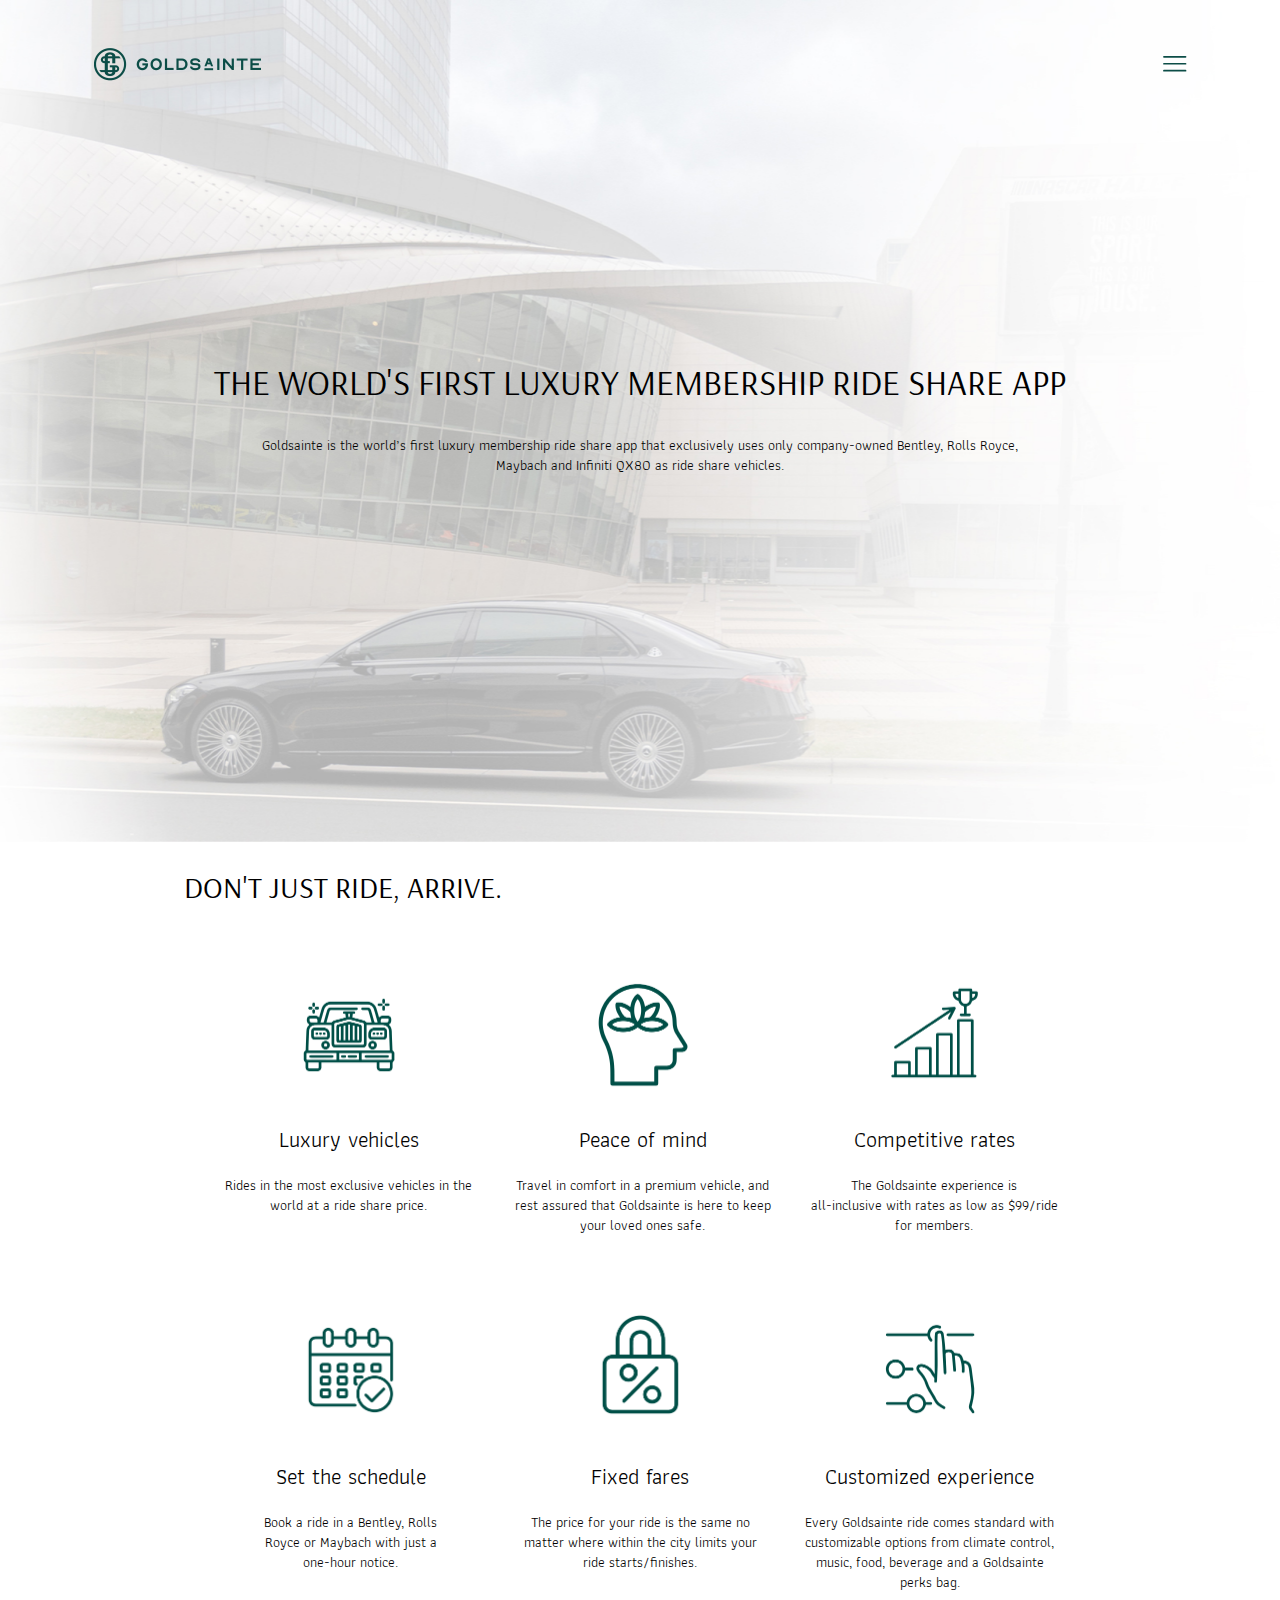
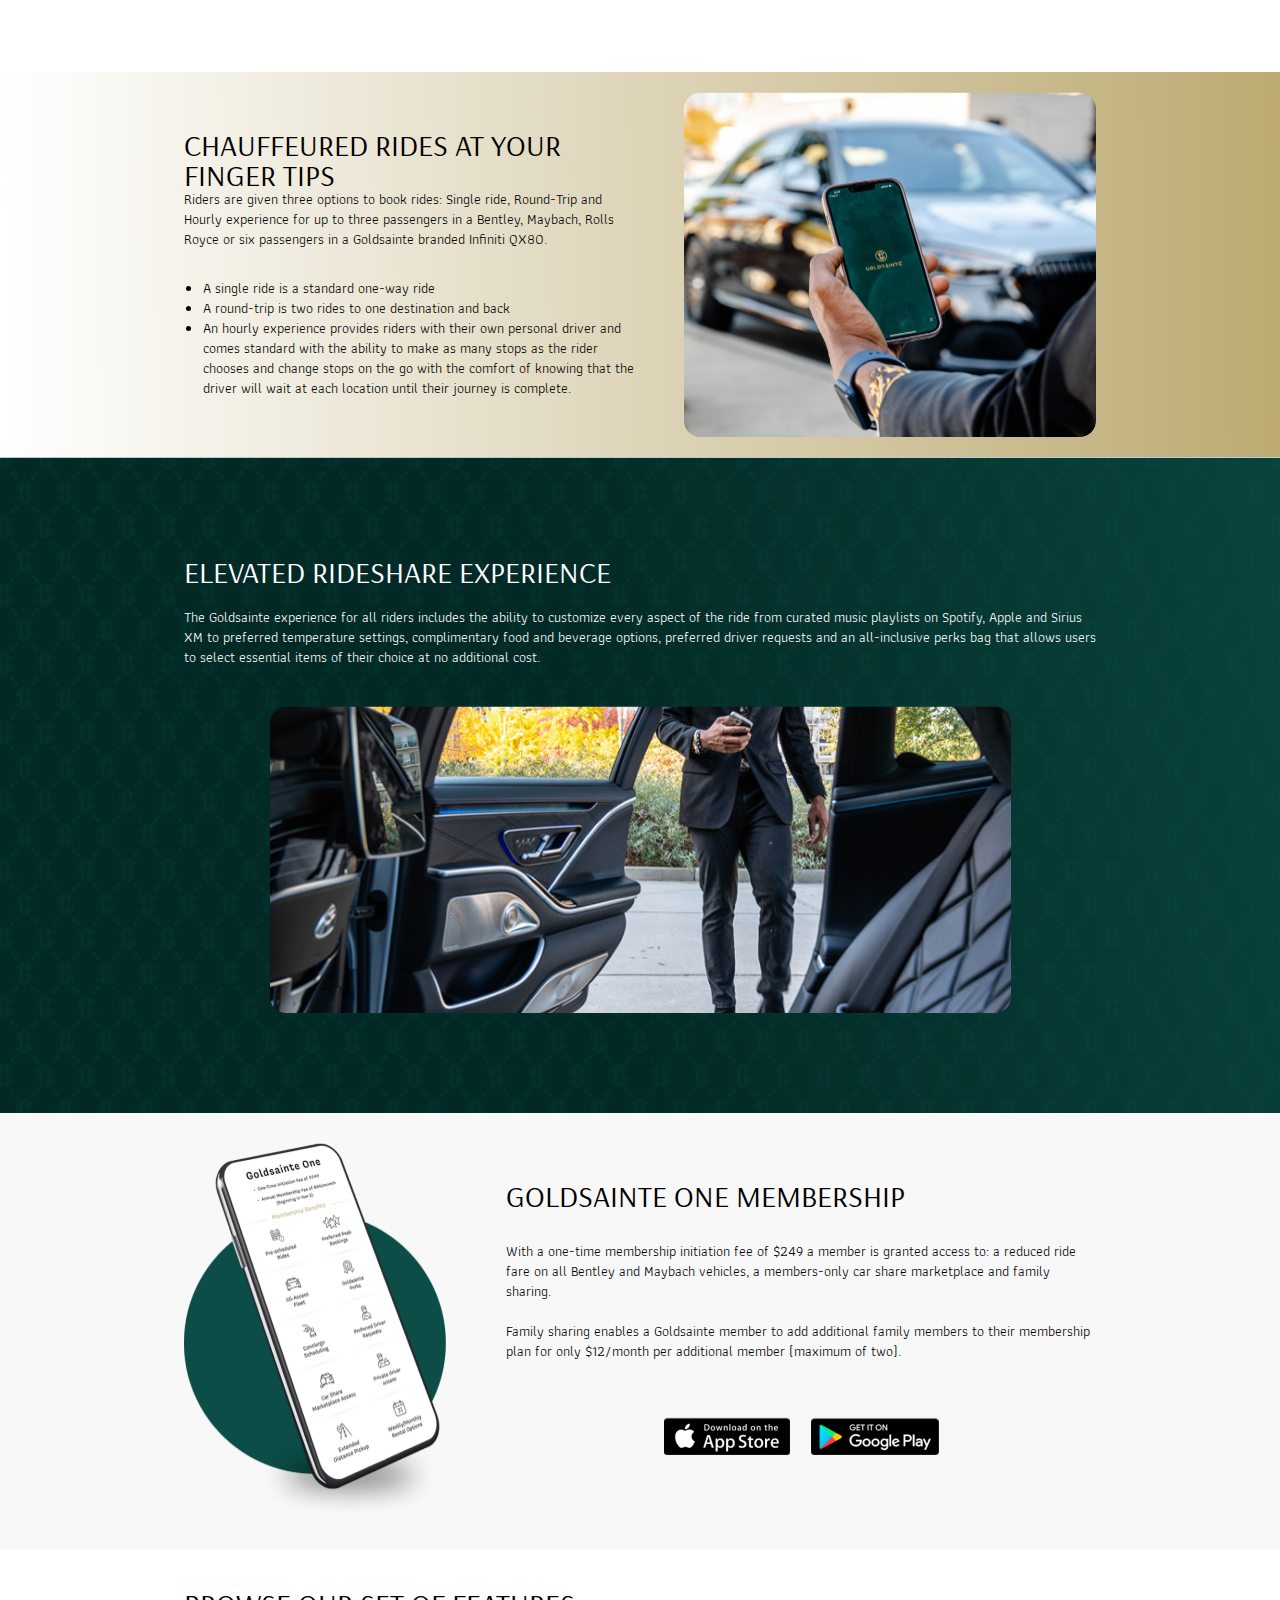
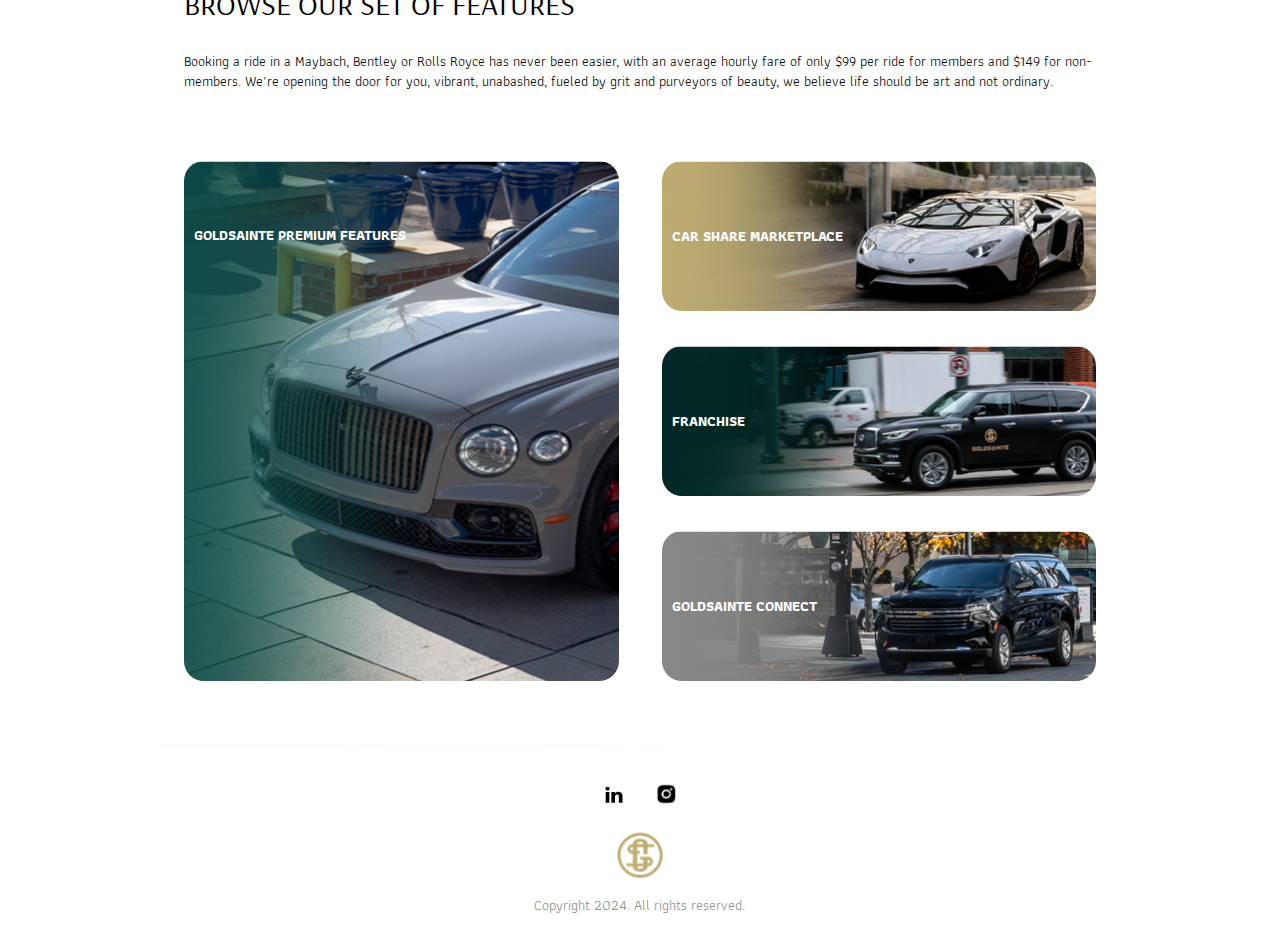
<file: index.html>
<!DOCTYPE html>
<html>
  <head>
    <meta charset="utf-8" />
    <meta name="viewport" content="initial-scale=1, width=device-width" />

    <link rel="stylesheet" href="./global.css" />
    <link rel="stylesheet" href="./index.css" />
    <link
      rel="stylesheet"
      href="https://fonts.googleapis.com/css2?family=Arsenal:wght@400;700&display=swap"
    />
    <link
      rel="stylesheet"
      href="https://fonts.googleapis.com/css2?family=Athiti:wght@400;500;600;700&display=swap"
    />
    <link
      rel="stylesheet"
      href="https://fonts.googleapis.com/css2?family=DM Sans:wght@400&display=swap"
    />

    <style>
      @font-face {
        :font-family: "Covik Sans";
        src: url("/public/Covik-Sans-Regular.otf");
        font-weight: 400;
      }
      @font-face {
        :font-family: "Covik Sans";
        src: url("/public/Covik-Sans-Bold.otf");
        font-weight: 700;
      }
      @font-face {
        :font-family: "Covik Sans";
        src: url("/public/Covik-Sans-Regular.otf");
        font-weight: 900;
      }
      @font-face {
        :font-family: "Chiffon";
        src: url("/public/Chiffon.otf");
        font-weight: 400;
      }
    </style>
  </head>
  <body>
    <div class="index">
      <div class="homehero">
        <img
          class="home-hero-white-icon"
          alt=""
          src="./public/homeherowhite@2x.png"
        />

        <div class="homehero-inner">
          <div class="frame-wrapper">
            <div class="heading-parent">
              <div class="heading">
                THE WORLD'S FIRST LUXURY MEMBERSHIP RIDE SHARE APP
              </div>
              <div class="paragraph">
                Goldsainte is the world’s first luxury membership ride share app
                that exclusively uses only company-owned Bentley, Rolls Royce,
                Maybach and Infiniti QX80 as ride share vehicles.
              </div>
            </div>
          </div>
        </div>
        <div class="home-main-logo-nav">
          <a class="primary-horizontal-logo-gold-1"> </a>
          <button class="hamburger-menu1-wrapper" id="frameButton">
            <img
              class="hamburger-menu1-icon"
              alt=""
              src="./public/hamburgermenu12.svg"
            />
          </button>
        </div>
      </div>
      <div class="home-h1">
        <div class="home-h1-inner">
          <div class="big-number-parent">
            <div class="big-number">
              <p class="dont-just-ride">Don't Just Ride, ARRIVE.</p>
              <p class="blank-line">&nbsp;</p>
              <p class="blank-line">&nbsp;</p>
            </div>
            <div class="luxury-parent">
              <div class="luxury">
                <img
                  class="luxury-rr-icon"
                  alt=""
                  src="./public/luxuryrr@2x.png"
                />

                <div class="big-number1">
                  <p class="luxury-vehicles">Luxury vehicles</p>
                  <p class="rides-in-the">&nbsp;</p>
                  <p class="rides-in-the">
                    Rides in the most exclusive vehicles in the world at a ride
                    share price.
                  </p>
                </div>
              </div>
              <div class="luxury">
                <img
                  class="luxury-rr-icon"
                  alt=""
                  src="./public/peaceofmind@2x.png"
                />

                <div class="big-number1">
                  <p class="luxury-vehicles">Peace of mind</p>
                  <p class="rides-in-the">&nbsp;</p>
                  <p class="rides-in-the">
                    Travel in comfort in a premium vehicle, and rest assured
                    that Goldsainte is here to keep your loved ones safe.
                  </p>
                </div>
              </div>
              <div class="competitive-rates">
                <img
                  class="competitiverates-icon"
                  alt=""
                  src="./public/competitiverates@2x.png"
                />

                <div class="big-number3">
                  <p class="luxury-vehicles">Competitive rates</p>
                  <p class="rides-in-the">&nbsp;</p>
                  <p class="rides-in-the">The Goldsainte experience is</p>
                  <p class="rides-in-the">
                    all-inclusive with rates as low as $99/ride for members.
                  </p>
                </div>
              </div>
              <div class="competitive-rates">
                <img
                  class="competitiverates-icon"
                  alt=""
                  src="./public/set-the-schedule@2x.png"
                />

                <div class="big-number3">
                  <p class="luxury-vehicles">Set the schedule</p>
                  <p class="rides-in-the">&nbsp;</p>
                  <p class="rides-in-the">Book a ride in a Bentley, Rolls</p>
                  <p class="rides-in-the">Royce or Maybach with just a</p>
                  <p class="rides-in-the">one-hour notice.</p>
                </div>
              </div>
              <div class="fixed-fares">
                <img
                  class="fixedfares-icon"
                  alt=""
                  src="./public/fixedfares@2x.png"
                />

                <div class="big-number5">
                  <p class="luxury-vehicles">Fixed fares</p>
                  <p class="rides-in-the">&nbsp;</p>
                  <p class="rides-in-the">
                    The price for your ride is the same no matter where within
                    the city limits your ride starts/finishes.
                  </p>
                </div>
              </div>
              <div class="customized-experience">
                <img
                  class="customizedexperience-icon"
                  alt=""
                  src="./public/customizedexperience@2x.png"
                />

                <div class="big-number3">
                  <p class="luxury-vehicles">Customized experience</p>
                  <p class="rides-in-the">&nbsp;</p>
                  <p class="rides-in-the">
                    Every Goldsainte ride comes standard with customizable
                    options from climate control, music, food, beverage and a
                    Goldsainte perks bag.
                  </p>
                </div>
              </div>
            </div>
          </div>
        </div>
      </div>
      <div class="home-h2">
        <div class="frame-parent">
          <div class="feature-title-parent">
            <div class="feature-title">
              chauffeured Rides at your finger tips
            </div>
            <div class="text">
              Riders are given three options to book rides: Single ride,
              Round-Trip and Hourly experience for up to three passengers in a
              Bentley, Maybach, Rolls Royce or six passengers in a Goldsainte
              branded Infiniti QX80.
            </div>
            <div class="text">
              <ul class="a-single-ride-is-a-standard-on">
                <li class="a-single-ride">
                  A single ride is a standard one-way ride
                </li>
                <li class="a-single-ride">
                  A round-trip is two rides to one destination and back
                </li>
                <li>
                  An hourly experience provides riders with their own personal
                  driver and comes standard with the ability to make as many
                  stops as the rider chooses and change stops on the go with the
                  comfort of knowing that the driver will wait at each location
                  until their journey is complete.
                </li>
              </ul>
            </div>
          </div>
          <img
            class="goldsainte-app-phone-maybach-m-icon"
            alt=""
            src="./public/goldsainteappphonemaybachmanrideshare@2x.png"
          />
        </div>
      </div>
      <div class="home-h3">
        <div class="frame-group">
          <div class="frame-container">
            <div class="feature-title-group">
              <div class="feature-title1">ELEVATED RIDESHARE EXPERIENCE</div>
              <div class="title">
                The Goldsainte experience for all riders includes the ability to
                customize every aspect of the ride from curated music playlists
                on Spotify, Apple and Sirius XM to preferred temperature
                settings, complimentary food and beverage options, preferred
                driver requests and an all-inclusive perks bag that allows users
                to select essential items of their choice at no additional cost.
              </div>
            </div>
            <div class="man-walking-into-mm-car-ridesh-wrapper">
              <img
                class="man-walking-into-mm-car-ridesh-icon"
                alt=""
                src="./public/manwalkingintommcarrideshare@2x.png"
              />
            </div>
          </div>
          <img
            class="video-placeholder-icon"
            alt=""
            src="./public/video-placeholder@2x.png"
          />
        </div>
      </div>
      <div class="home-h4">
        <div class="home-h4-inner">
          <div class="image-8-parent">
            <img class="image-8-icon" alt="" src="./public/image-8@2x.png" />

            <div class="headings-parent">
              <div class="headings">Goldsainte one Membership</div>
              <div class="paragraph1">
                <p class="blank-line">
                  With a one-time membership initiation fee of $249 a member is
                  granted access to: a reduced ride fare on all Bentley and
                  Maybach vehicles, a members-only car share marketplace and
                  family sharing.
                </p>
                <p class="blank-line">&nbsp;</p>
                <p class="blank-line">
                  Family sharing enables a Goldsainte member to add additional
                  family members to their membership plan for only $12/month per
                  additional member (maximum of two).
                </p>
              </div>
              <div class="image-10-parent">
                <a
                  class="image-10"
                  href="https://apps.apple.com/bm/app/goldsainte/id6445999234"
                  target="_blank"
                >
                </a>
                <a
                  class="image-9"
                  href="https://play.google.com/store/apps/datasafety?id=com.goldsainte&hl=en_US&gl=US&pli=1"
                >
                </a>
              </div>
            </div>
          </div>
        </div>
      </div>
      <div class="home-h5">
        <div class="heading-group">
          <div class="heading1">Browse our set of features</div>
          <div class="paragraph2">
            Booking a ride in a Maybach, Bentley or Rolls Royce has never been
            easier, with an average hourly fare of only $99 per ride for members
            and $149 for non-members. We’re opening the door for you, vibrant,
            unabashed, fueled by grit and purveyors of beauty, we believe life
            should be art and not ordinary.
          </div>
        </div>
      </div>
      <div class="home-7">
        <div class="frame-home-services-wrapper">
          <div class="frame-home-services">
            <a class="main-service" href="./aboutus.html">
              <div class="premium">
                <b class="paragraph3">GOLDSAINTE PREMIUM Features</b>
              </div>
            </a>
            <div class="other-services">
              <a class="carshare-f" href="./carshare.html">
                <b class="paragraph4">CAR SHARE MARKETPLACE</b>
              </a>
              <a class="franchise" href="./franchisehome.html">
                <b class="paragraph5">Franchise</b>
              </a>
              <a class="connect" href="./connect.html">
                <b class="paragraph6">GOLDSAINTE CONNECT</b>
              </a>
            </div>
          </div>
        </div>
      </div>
      <div class="_form_1"></div><script src="https://goldsainte69446.activehosted.com/f/embed.php?id=1" charset="utf-8"></script>
      <div class="homefooter">
        <div class="homefooter-inner">
          <div class="frame-div">
            <div class="heading-container">
              <b class="heading2">Contact Us</b>
              <div class="paragraph7">
                <span class="you-are-invited"
                  >You are invited to contact us using this form or by email
                  at:</span
                >
                <span class="span"> </span>
                <a
                  class="infogoldsaintecom"
                  href="https://goldsainte69446.activehosted.com/f/1"
                  target="_blank"
                >
                  <span class="infogoldsaintecom1">info@goldsainte.com</span>
                </a>
              </div>
            </div>
            <div class="divider-wrapper">
              <img class="divider-icon" alt="" src="./public/divider.svg" />
            </div>
            <div class="contact-info-12-parent">
              <div class="contact-info-12">
                <div class="social-media-container3-wrapper">
                  <div class="social-media-container3">
                    <a
                      class="social-media-icon-squarelinke"
                      href="https://www.linkedin.com/company/goldsainte/mycompany/"
                      id="socialMediaIconSquareLinke"
                    >
                      <img
                        class="social-media-icon-squarelinke-child"
                        alt=""
                        src="./public/group-73.svg"
                      />
                    </a>
                    <img
                      class="social-media-icon-squareinsta"
                      alt=""
                      src="./public/social-media-icon-squareinstagram2@2x.png"
                      id="socialMediaIconSquareInsta"
                    />
                  </div>
                </div>
              </div>
              <img
                class="goldsainte-gold-logo-home-icon"
                alt=""
                src="./public/goldsaintegoldlogohome@2x.png"
              />

              <div class="email">Copyright 2024. All rights reserved.</div>
            </div>
          </div>
        </div>
      </div>
    </div>

    <div id="menuhome" class="popup-overlay" style="display: none">
      <div class="menuhome" data-animate-on-scroll>
        <img
          class="logomark-seal-green-1-icon"
          alt=""
          src="./public/logomarksealgreen-2@2x.png"
        />

        <div class="sections1">
          <a class="about" href="./aboutus.html">about</a>
          <div class="sections-child1"></div>
          <a class="about" href="./membership.html">membership</a>
          <div class="sections-child1"></div>
          <a class="about" href="./partnerwithus.html">partner</a>
          <div class="sections-child1"></div>
          <a class="about" href="./carshare.html">Car Share</a>
          <div class="sections-child1"></div>
          <a class="about" href="./connect.html">connect</a>
          <div class="sections-child1"></div>
          <a class="about" href="./faq.html">faq</a>
          <div class="sections-child1"></div>
          <a class="about" href="./franchisehome.html">Franchise</a>
        </div>
      </div>
    </div>

    <script>
      var scrollAnimElements = document.querySelectorAll("[data-animate-on-scroll]");
      var observer = new IntersectionObserver(
        (entries) => {
          for (const entry of entries) {
            if (entry.isIntersecting || entry.intersectionRatio > 0) {
              const targetElement = entry.target;
              targetElement.classList.add("animate");
              observer.unobserve(targetElement);
            }
          }
        },
        {
          threshold: 0.15,
        }
      );
      
      for (let i = 0; i < scrollAnimElements.length; i++) {
        observer.observe(scrollAnimElements[i]);
      }
      
      var frameButton = document.getElementById("frameButton");
      if (frameButton) {
        frameButton.addEventListener("click", function () {
          var drawerOverlay = document.getElementById("menuhome");
          if (!drawerOverlay) return;
          var drawerOverlayStyle = drawerOverlay.style;
          if (drawerOverlayStyle) {
            drawerOverlayStyle.display = "flex";
            drawerOverlayStyle.zIndex = 99;
            drawerOverlayStyle.backgroundColor = "rgba(113, 113, 113, 0.3)";
            drawerOverlayStyle.alignItems = "flex-start";
            drawerOverlayStyle.justifyContent = "";
          }
          drawerOverlay.setAttribute("closable", "");
      
          var onClick =
            drawerOverlay.onClick ||
            function (e) {
              if (
                e.target === drawerOverlay &&
                drawerOverlay.hasAttribute("closable")
              ) {
                drawerOverlayStyle.display = "none";
              }
            };
          drawerOverlay.addEventListener("click", onClick);
        });
      }
      
      var socialMediaIconSquareLinke = document.getElementById(
        "socialMediaIconSquareLinke"
      );
      if (socialMediaIconSquareLinke) {
        socialMediaIconSquareLinke.addEventListener("click", function () {
          window.open("https://www.linkedin.com/company/goldsainte/mycompany/");
        });
      }
      
      var socialMediaIconSquareInsta = document.getElementById(
        "socialMediaIconSquareInsta"
      );
      if (socialMediaIconSquareInsta) {
        socialMediaIconSquareInsta.addEventListener("click", function () {
          window.open("https://www.instagram.com/goldsainte/");
        });
      }
      </script>
  </body>
</html>
</file>
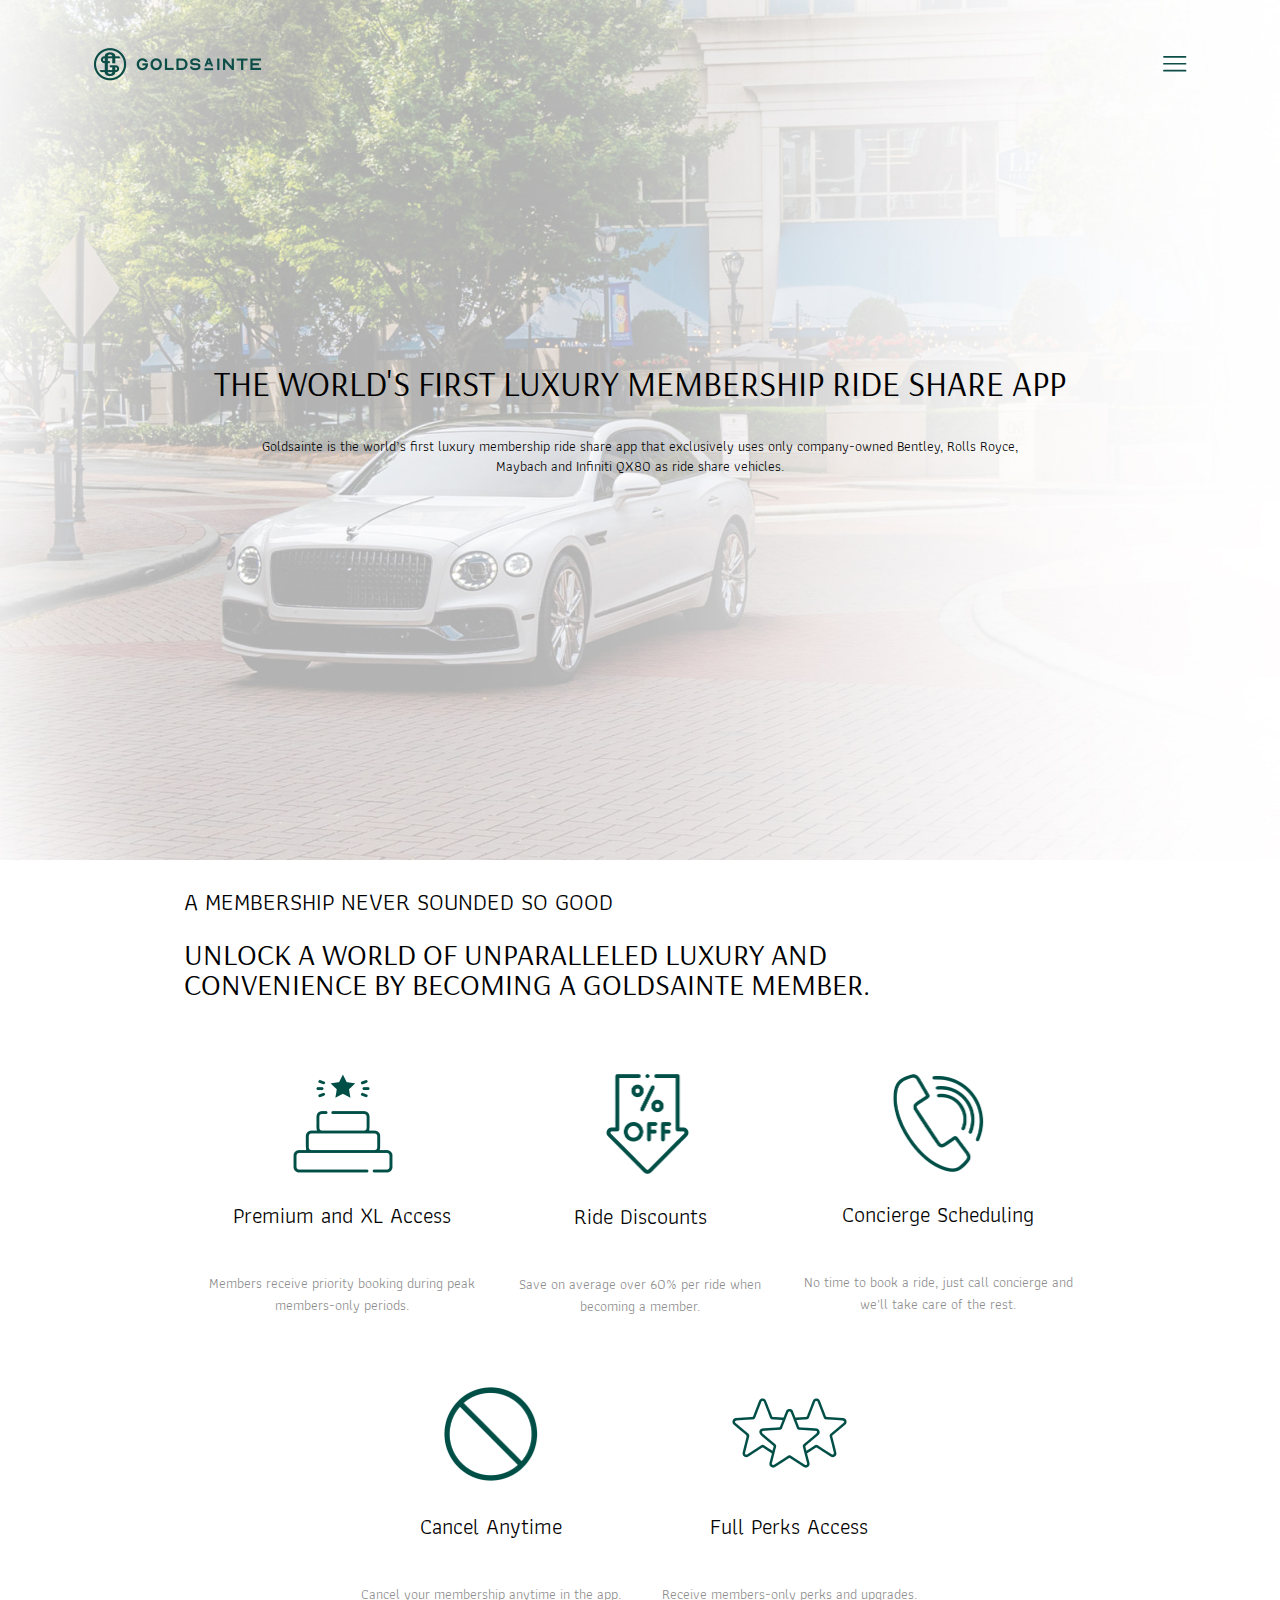
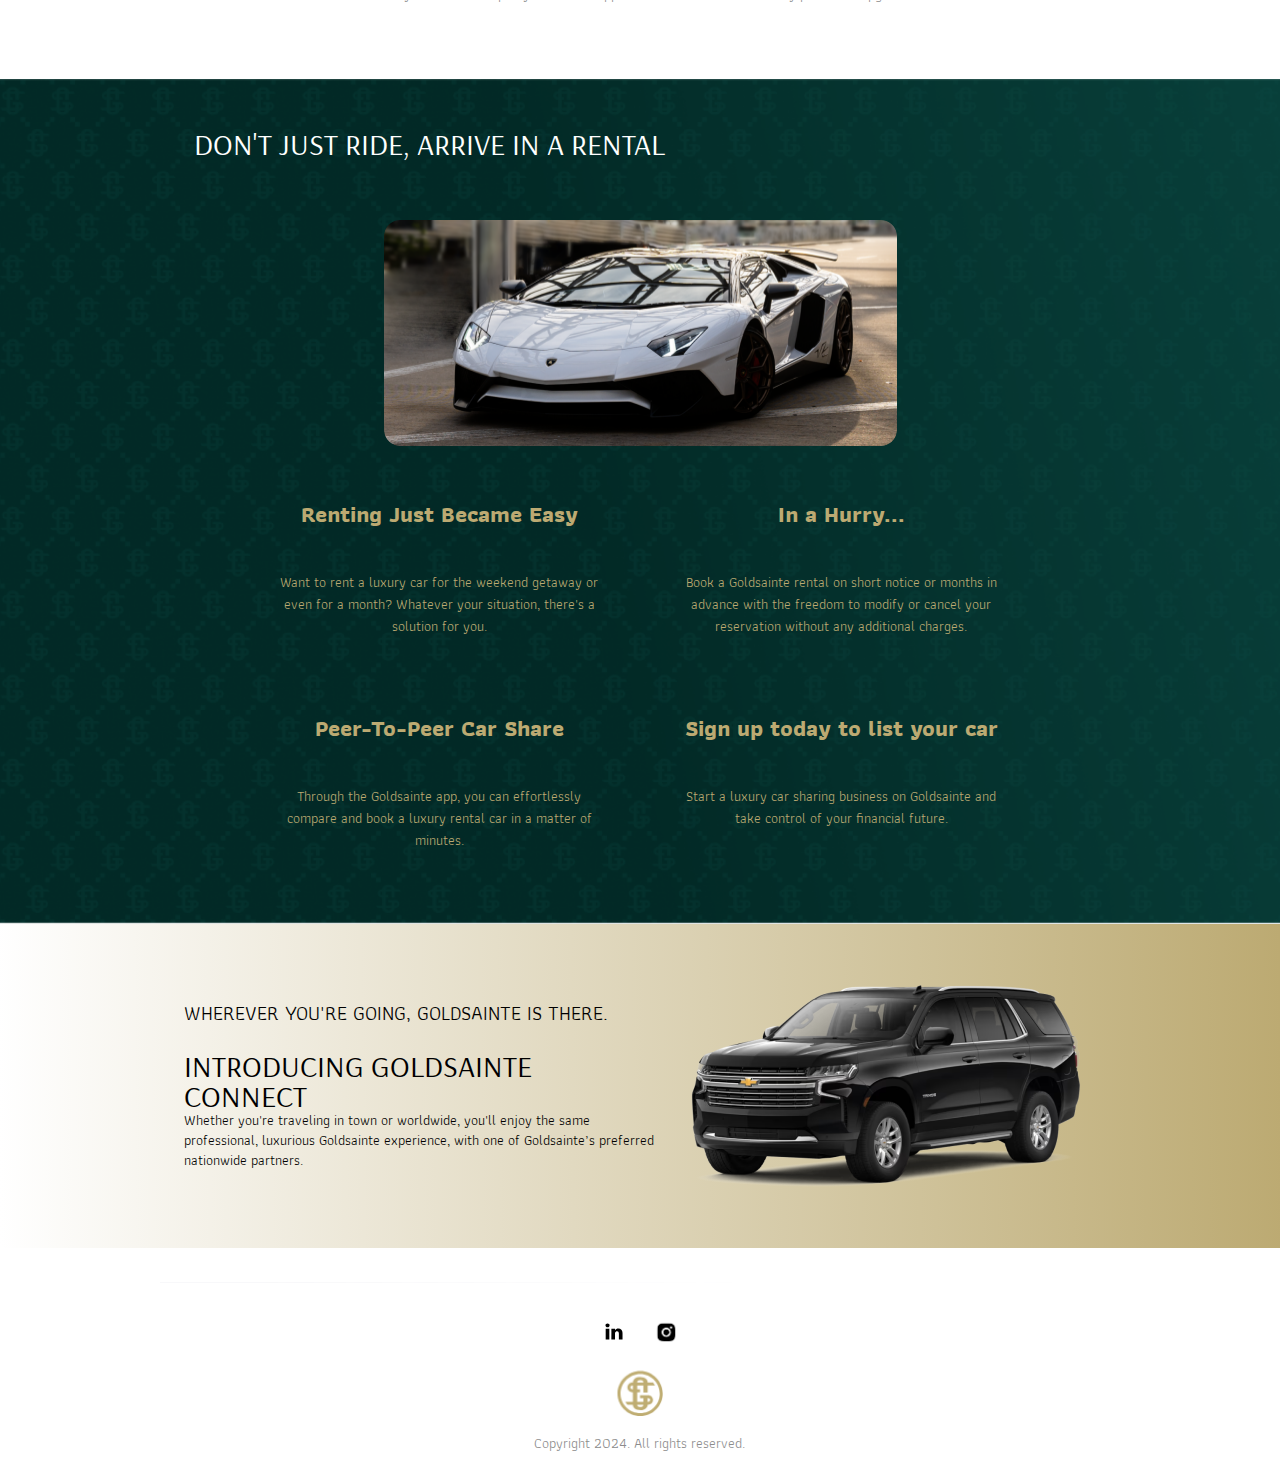
<file: aboutus.html>
<!DOCTYPE html>
<html>
  <head>
    <meta charset="utf-8" />
    <meta name="viewport" content="initial-scale=1, width=device-width" />

    <link rel="stylesheet" href="./global.css" />
    <link rel="stylesheet" href="./aboutus.css" />
    <link
      rel="stylesheet"
      href="https://fonts.googleapis.com/css2?family=Arsenal:wght@400;700&display=swap"
    />
    <link
      rel="stylesheet"
      href="https://fonts.googleapis.com/css2?family=Athiti:wght@400;500;600;700&display=swap"
    />
    <link
      rel="stylesheet"
      href="https://fonts.googleapis.com/css2?family=DM Sans:wght@400&display=swap"
    />

    <style>
      @font-face {
        :font-family: "Covik Sans";
        src: url("/public/Covik-Sans-Regular.otf");
        font-weight: 400;
      }
      @font-face {
        :font-family: "Covik Sans";
        src: url("/public/Covik-Sans-Bold.otf");
        font-weight: 700;
      }
      @font-face {
        :font-family: "Covik Sans";
        src: url("/public/Covik-Sans-Regular.otf");
        font-weight: 900;
      }
      @font-face {
        :font-family: "Chiffon";
        src: url("/public/Chiffon.otf");
        font-weight: 400;
      }
    </style>
  </head>
  <body>
    <div class="aboutus">
      <div class="abouthero">
        <img
          class="about-hero-white-icon"
          alt=""
          src="./public/aboutherowhite@2x.png"
        />

        <div class="abouthero-inner">
          <div class="frame-wrapper1">
            <div class="heading-parent1">
              <div class="heading3">
                THE WORLD'S FIRST LUXURY MEMBERSHIP RIDE SHARE APP
              </div>
              <div class="paragraph8">
                Goldsainte is the world’s first luxury membership ride share app
                that exclusively uses only company-owned Bentley, Rolls Royce,
                Maybach and Infiniti QX80 as ride share vehicles.
              </div>
            </div>
          </div>
        </div>
        <div class="about-us-main-logo-nav">
          <a
            class="primary-horizontal-logo-green-"
            href="./index.html"
            id="primaryHorizontalLogoGreen"
          >
          </a>
          <button class="hamburger-menu2-wrapper" id="frameButton">
            <img
              class="hamburger-menu2-icon"
              alt=""
              src="./public/hamburgermenu12.svg"
            />
          </button>
        </div>
      </div>
      <div class="about-us-h1">
        <div class="frame-about-us">
          <div class="frame-about-us-inner">
            <div class="frame-parent1">
              <div class="headings-wrapper">
                <div class="headings1">A MEMBERSHIP NEVER SOUNDED SO GOOD</div>
              </div>
              <div class="headings-container">
                <div class="headings2">
                  <p class="unlock-a-world">
                    Unlock a world of unparalleled luxury and convenience by
                    becoming a Goldsainte member.
                  </p>
                </div>
              </div>
            </div>
          </div>
          <div class="goldsainte-premium-and-xl-acc-parent">
            <div class="goldsainte-premium-and-xl-acc">
              <div class="paragraph9">
                <p class="premium-and-xl-access">
                  <span>
                    <span class="premium-and-xl">Premium and XL Access</span>
                  </span>
                </p>
                <p class="unlock-a-world">
                  <span>
                    <span class="blank-line10">&nbsp;</span>
                  </span>
                </p>
                <p class="members-receive-priority-booki">
                  <span>
                    <span class="members-receive-priority"
                      >Members receive priority booking during peak members-only
                      periods.</span
                    >
                  </span>
                </p>
                <p class="blank-line11">&nbsp;</p>
                <p class="blank-line11">&nbsp;</p>
                <p class="blank-line11">&nbsp;</p>
              </div>
              <img class="access-icon" alt="" src="./public/access@2x.png" />
            </div>
            <div class="ride-discounts">
              <div class="paragraph10">
                <p class="premium-and-xl-access">
                  <span>
                    <span class="blank-line10">
                      <span>Ride Discounts</span>
                    </span>
                  </span>
                </p>
                <p class="unlock-a-world">
                  <span>
                    <span class="blank-line10">
                      <span>&nbsp;</span>
                    </span>
                  </span>
                </p>
                <p class="members-receive-priority-booki">
                  <span>
                    <span class="members-receive-priority"
                      >Save on average over 60% per ride when becoming a
                      member.</span
                    >
                  </span>
                </p>
                <p class="blank-line11">&nbsp;</p>
                <p class="blank-line11">&nbsp;</p>
                <p class="blank-line11">&nbsp;</p>
                <p class="blank-line11">&nbsp;</p>
              </div>
              <img
                class="ridediscounts-icon"
                alt=""
                src="./public/ridediscounts@2x.png"
              />
            </div>
            <div class="concierge-scheduling">
              <div class="paragraph11">
                <p class="premium-and-xl-access">
                  <span>
                    <span class="blank-line10">
                      <span>Concierge Scheduling</span>
                    </span>
                  </span>
                </p>
                <p class="unlock-a-world">
                  <span>
                    <span class="blank-line10">
                      <span>&nbsp;</span>
                    </span>
                  </span>
                </p>
                <p class="members-receive-priority-booki">
                  <span>
                    <span class="members-receive-priority"
                      >No time to book a ride, just call concierge and we'll
                      take care of the rest.</span
                    >
                  </span>
                </p>
                <p class="blank-line11">&nbsp;</p>
                <p class="blank-line11">&nbsp;</p>
                <p class="blank-line11">&nbsp;</p>
                <p class="blank-line11">&nbsp;</p>
              </div>
              <img
                class="conciergescheduling-icon"
                alt=""
                src="./public/conciergescheduling@2x.png"
              />
            </div>
            <div class="ride-discounts">
              <div class="paragraph10">
                <p class="premium-and-xl-access">
                  <span>
                    <span class="blank-line10">
                      <span>Cancel Anytime</span>
                    </span>
                  </span>
                </p>
                <p class="unlock-a-world">
                  <span>
                    <span class="blank-line10">
                      <span>&nbsp;</span>
                    </span>
                  </span>
                </p>
                <p class="members-receive-priority-booki">
                  <span>
                    <span class="members-receive-priority"
                      >Cancel your membership anytime in the app.</span
                    >
                  </span>
                </p>
                <p class="blank-line11">&nbsp;</p>
                <p class="blank-line11">&nbsp;</p>
                <p class="blank-line11">&nbsp;</p>
                <p class="blank-line11">&nbsp;</p>
              </div>
              <img
                class="cancelanytime-icon"
                alt=""
                src="./public/cancelanytime@2x.png"
              />
            </div>
            <div class="ride-discounts">
              <div class="paragraph10">
                <p class="premium-and-xl-access">
                  <span>
                    <span class="blank-line10">
                      <span>Full Perks Access</span>
                    </span>
                  </span>
                </p>
                <p class="unlock-a-world">
                  <span>
                    <span class="blank-line10">
                      <span>&nbsp;</span>
                    </span>
                  </span>
                </p>
                <p class="members-receive-priority-booki">
                  <span>
                    <span class="members-receive-priority"
                      >Receive members-only perks and upgrades.</span
                    >
                  </span>
                </p>
                <p class="blank-line11">&nbsp;</p>
                <p class="blank-line11">&nbsp;</p>
              </div>
              <img
                class="fullperksaccess-icon"
                alt=""
                src="./public/fullperksaccess@2x.png"
              />
            </div>
          </div>
        </div>
      </div>
      <div class="about-us-h2">
        <div class="about-us-h2-inner">
          <div class="frame-parent2">
            <div class="big-number-wrapper">
              <div class="big-number7">Don't Just Ride, Arrive in a RENTAL</div>
            </div>
            <div class="white-sportscar-marketpace-wrapper">
              <img
                class="white-sportscar-marketpace-icon"
                alt=""
                src="./public/whitesportscarmarketpace@2x.png"
              />
            </div>
            <div class="frame-parent3">
              <div class="big-number-container">
                <div class="big-number8">
                  <p class="unlock-a-world">
                    <span class="blank-line10">
                      <b>Renting Just Became Easy</b>
                    </span>
                  </p>
                  <p class="blank-line36">
                    <span>
                      <span class="blank-line10">
                        <span>&nbsp;</span>
                      </span>
                    </span>
                  </p>
                  <p class="members-receive-priority-booki">
                    <span>
                      <span class="members-receive-priority"
                        >Want to rent a luxury car for the weekend getaway or
                        even for a month? Whatever your situation, there's a
                        solution for you.</span
                      >
                    </span>
                  </p>
                </div>
              </div>
              <div class="big-number-container">
                <div class="big-number8">
                  <p class="unlock-a-world">
                    <span class="blank-line10">
                      <b>In a Hurry...</b>
                    </span>
                  </p>
                  <p class="blank-line36">
                    <span>
                      <span class="blank-line10">
                        <span>&nbsp;</span>
                      </span>
                    </span>
                  </p>
                  <p class="members-receive-priority-booki">
                    <span>
                      <span class="members-receive-priority"
                        >Book a Goldsainte rental on short notice or months in
                        advance with the freedom to modify or cancel your
                        reservation without any additional charges.</span
                      >
                    </span>
                  </p>
                </div>
              </div>
              <div class="big-number-container">
                <div class="big-number8">
                  <p class="unlock-a-world">
                    <span class="blank-line10">
                      <b>Peer-To-Peer Car Share</b>
                    </span>
                  </p>
                  <p class="blank-line36">
                    <span>
                      <span class="blank-line10">
                        <span>&nbsp;</span>
                      </span>
                    </span>
                  </p>
                  <p class="members-receive-priority-booki">
                    <span>
                      <span class="members-receive-priority"
                        >Through the Goldsainte app, you can effortlessly
                        compare and book a luxury rental car in a matter of
                        minutes.</span
                      >
                    </span>
                  </p>
                </div>
              </div>
              <div class="big-number-container">
                <div class="big-number8">
                  <p class="unlock-a-world">
                    <span class="blank-line10">
                      <b>Sign up today to list your car</b>
                    </span>
                  </p>
                  <p class="blank-line36">
                    <span>
                      <span class="blank-line10">
                        <span>&nbsp;</span>
                      </span>
                    </span>
                  </p>
                  <p class="members-receive-priority-booki">
                    <span>
                      <span class="members-receive-priority"
                        >Start a luxury car sharing business on Goldsainte and
                        take control of your financial future.</span
                      >
                    </span>
                  </p>
                </div>
              </div>
            </div>
          </div>
        </div>
      </div>
      <div class="about-us-h3">
        <div class="rectangle-parent">
          <div class="frame-child"></div>
          <div class="feature-title-container">
            <div class="feature-title2">
              <p class="unlock-a-world">
                Wherever You're Going, Goldsainte is there.
              </p>
            </div>
            <div class="text2">Introducing Goldsainte Connect</div>
            <div class="text3">
              Whether you're traveling in town or worldwide, you'll enjoy the
              same professional, luxurious Goldsainte experience, with one of
              Goldsainte’s preferred nationwide partners.
            </div>
          </div>
          <img
            class="black-ride-share-icon"
            alt=""
            src="./public/blackrideshare@2x.png"
          />
        </div>
      </div>
      <div class="aboutus-footer">
        <div class="aboutus-footer-inner">
          <div class="frame-parent4">
            <div class="heading-parent2">
              <b class="heading4">Contact Us</b>
              <div class="paragraph14">
                <span class="you-are-invited1"
                  >You are invited to contact us using this form or by email
                  at:</span
                >
                <span class="span1"> </span>
                <a
                  class="infogoldsaintecom2"
                  href="https://goldsainte69446.activehosted.com/f/1"
                  target="_blank"
                >
                  <span class="infogoldsaintecom3">info@goldsainte.com</span>
                </a>
              </div>
            </div>
            <div class="divider-container">
              <img class="divider-icon1" alt="" src="./public/divider.svg" />
            </div>
            <div class="contact-info11-parent">
              <div class="contact-info11">
                <div class="social-media-container3-container">
                  <div class="social-media-container31">
                    <a
                      class="social-media-icon-squarelinke1"
                      href="https://www.linkedin.com/company/goldsainte/mycompany/"
                      id="socialMediaIconSquareLinke"
                    >
                      <img
                        class="social-media-icon-squarelinke-item"
                        alt=""
                        src="./public/group-731.svg"
                      />
                    </a>
                    <img
                      class="social-media-icon-squareinsta1"
                      alt=""
                      src="./public/social-media-icon-squareinstagram21@2x.png"
                      id="socialMediaIconSquareInsta"
                    />
                  </div>
                </div>
              </div>
              <img
                class="goldsainte-gold-logo-about-us-icon"
                alt=""
                src="./public/goldsaintegoldlogoaboutus@2x.png"
              />

              <div class="email1">Copyright 2024. All rights reserved.</div>
            </div>
          </div>
        </div>
      </div>
    </div>

    <div id="menuhome" class="popup-overlay" style="display: none">
      <div class="menuhome" data-animate-on-scroll>
        <img
          class="logomark-seal-green-1-icon"
          alt=""
          src="./public/logomarksealgreen-2@2x.png"
        />

        <div class="sections1">
          <a class="about" href="./aboutus.html">about</a>
          <div class="sections-child1"></div>
          <a class="about" href="./membership.html">membership</a>
          <div class="sections-child1"></div>
          <a class="about" href="./partnerwithus.html">partner</a>
          <div class="sections-child1"></div>
          <a class="about" href="./carshare.html">Car Share</a>
          <div class="sections-child1"></div>
          <a class="about" href="./connect.html">connect</a>
          <div class="sections-child1"></div>
          <a class="about" href="./faq.html">faq</a>
          <div class="sections-child1"></div>
          <a class="about" href="./franchisehome.html">Franchise</a>
        </div>
      </div>
    </div>

    <script>
      var scrollAnimElements = document.querySelectorAll("[data-animate-on-scroll]");
      var observer = new IntersectionObserver(
        (entries) => {
          for (const entry of entries) {
            if (entry.isIntersecting || entry.intersectionRatio > 0) {
              const targetElement = entry.target;
              targetElement.classList.add("animate");
              observer.unobserve(targetElement);
            }
          }
        },
        {
          threshold: 0.15,
        }
      );
      
      for (let i = 0; i < scrollAnimElements.length; i++) {
        observer.observe(scrollAnimElements[i]);
      }
      
      var primaryHorizontalLogoGreen = document.getElementById(
        "primaryHorizontalLogoGreen"
      );
      if (primaryHorizontalLogoGreen) {
        primaryHorizontalLogoGreen.addEventListener("click", function (e) {
          window.location.href = "./index1.html";
        });
      }
      
      var frameButton = document.getElementById("frameButton");
      if (frameButton) {
        frameButton.addEventListener("click", function () {
          var drawerOverlay = document.getElementById("menuhome");
          if (!drawerOverlay) return;
          var drawerOverlayStyle = drawerOverlay.style;
          if (drawerOverlayStyle) {
            drawerOverlayStyle.display = "flex";
            drawerOverlayStyle.zIndex = 99;
            drawerOverlayStyle.backgroundColor = "rgba(113, 113, 113, 0.3)";
            drawerOverlayStyle.alignItems = "flex-start";
            drawerOverlayStyle.justifyContent = "";
          }
          drawerOverlay.setAttribute("closable", "");
      
          var onClick =
            drawerOverlay.onClick ||
            function (e) {
              if (
                e.target === drawerOverlay &&
                drawerOverlay.hasAttribute("closable")
              ) {
                drawerOverlayStyle.display = "none";
              }
            };
          drawerOverlay.addEventListener("click", onClick);
        });
      }
      
      var socialMediaIconSquareLinke = document.getElementById(
        "socialMediaIconSquareLinke"
      );
      if (socialMediaIconSquareLinke) {
        socialMediaIconSquareLinke.addEventListener("click", function () {
          window.open("https://www.linkedin.com/company/goldsainte/mycompany/");
        });
      }
      
      var socialMediaIconSquareInsta = document.getElementById(
        "socialMediaIconSquareInsta"
      );
      if (socialMediaIconSquareInsta) {
        socialMediaIconSquareInsta.addEventListener("click", function () {
          window.open("https://www.instagram.com/goldsainte/");
        });
      }
      </script>
  </body>
</html>
</file>
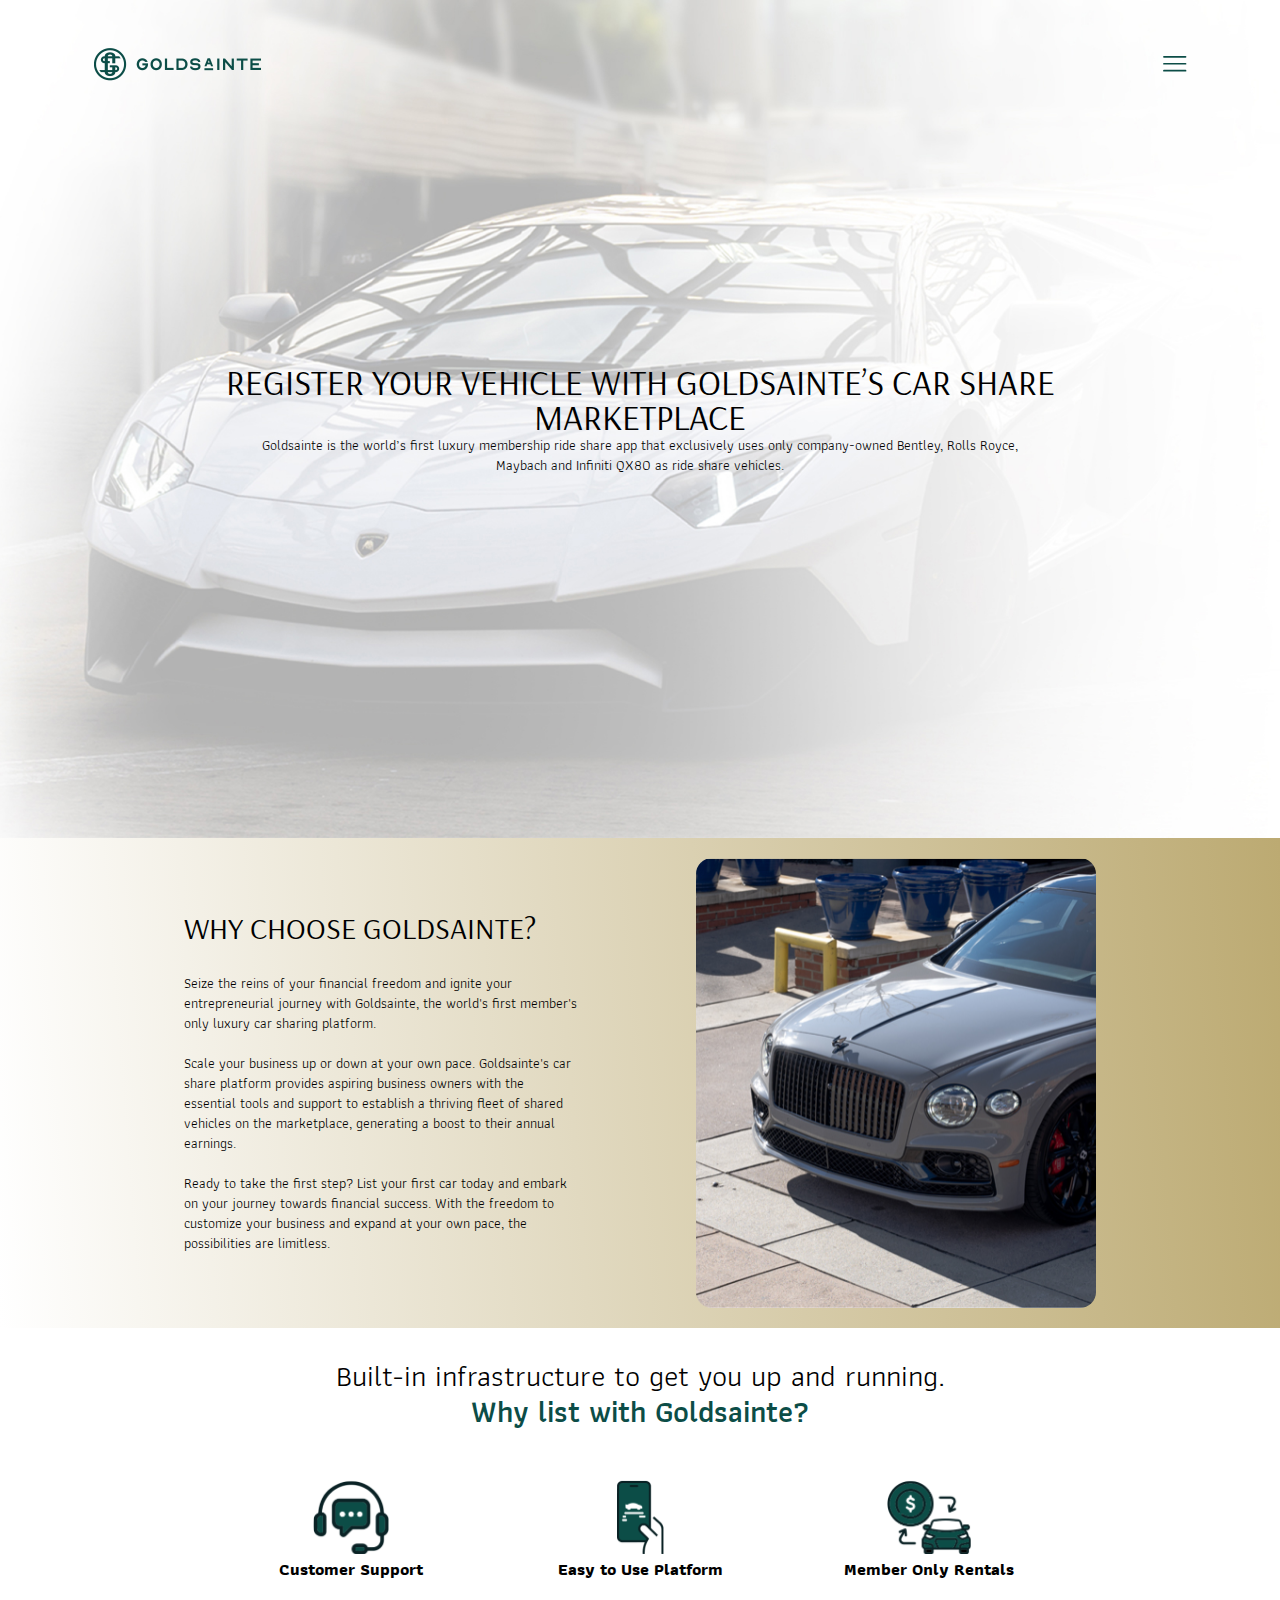
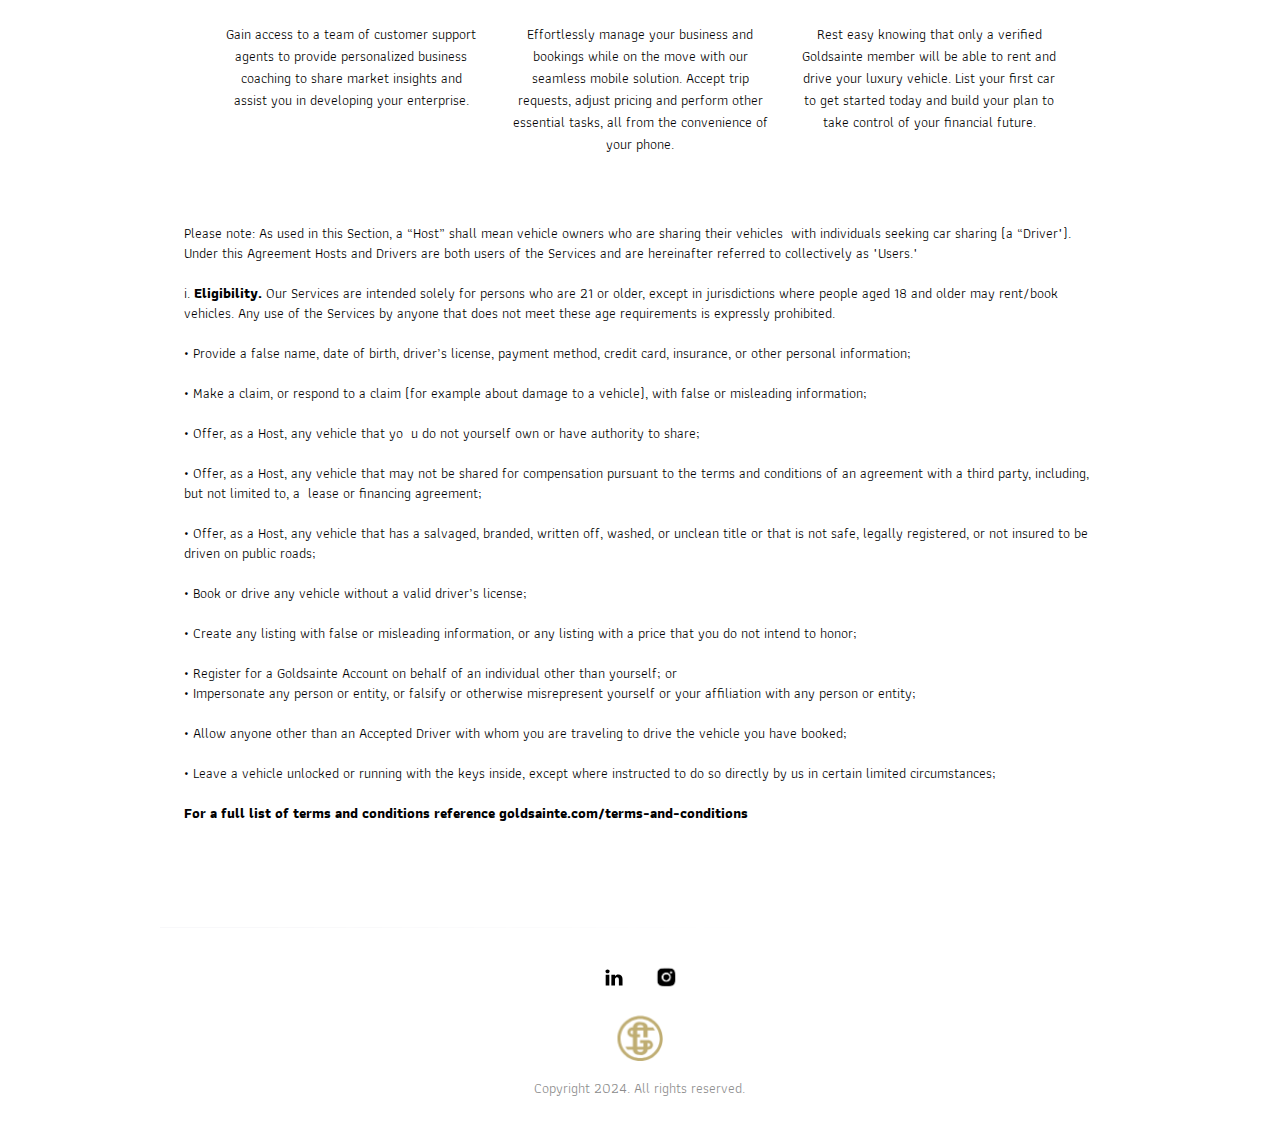
<file: carshare.html>
<!DOCTYPE html>
<html>
  <head>
    <meta charset="utf-8" />
    <meta name="viewport" content="initial-scale=1, width=device-width" />

    <link rel="stylesheet" href="./global.css" />
    <link rel="stylesheet" href="./carshare.css" />
    <link
      rel="stylesheet"
      href="https://fonts.googleapis.com/css2?family=Arsenal:wght@400;700&display=swap"
    />
    <link
      rel="stylesheet"
      href="https://fonts.googleapis.com/css2?family=Athiti:wght@400;500;600;700&display=swap"
    />
    <link
      rel="stylesheet"
      href="https://fonts.googleapis.com/css2?family=DM Sans:wght@400&display=swap"
    />

    <style>
      @font-face {
        :font-family: "Covik Sans";
        src: url("/public/Covik-Sans-Regular.otf");
        font-weight: 400;
      }
      @font-face {
        :font-family: "Covik Sans";
        src: url("/public/Covik-Sans-Bold.otf");
        font-weight: 700;
      }
      @font-face {
        :font-family: "Covik Sans";
        src: url("/public/Covik-Sans-Regular.otf");
        font-weight: 900;
      }
      @font-face {
        :font-family: "Chiffon";
        src: url("/public/Chiffon.otf");
        font-weight: 400;
      }
    </style>
  </head>
  <body>
    <div class="carshare">
      <div class="carsharehero">
        <img
          class="carshare-hero-image-white-icon"
          alt=""
          src="./public/carshareheroimagewhite@2x.png"
        />

        <img class="faqhero-1-icon" alt="" src="./public/faqhero-1@2x.png" />

        <div class="carsharehero-child"></div>
        <div class="carsharehero-item"></div>
        <div class="carshare-main-logo-nav">
          <a
            class="primary-horizontal-logo-green-4"
            href="./index.html"
            id="primaryHorizontalLogoGreen"
          >
          </a>
          <button class="hamburger-menu7-wrapper" id="frameButton">
            <img
              class="hamburger-menu7-icon"
              alt=""
              src="./public/hamburgermenu12.svg"
            />
          </button>
        </div>
        <div class="carsharehero-inner">
          <div class="frame-wrapper31">
            <div class="heading-parent28">
              <div class="heading32">
                Register Your Vehicle With Goldsainte’s car share Marketplace
              </div>
              <div class="paragraph58">
                Goldsainte is the world’s first luxury membership ride share app
                that exclusively uses only company-owned Bentley, Rolls Royce,
                Maybach and Infiniti QX80 as ride share vehicles.
              </div>
            </div>
          </div>
        </div>
      </div>
      <div class="carshare-h1">
        <div class="frame-parent27">
          <div class="feature-title-parent8">
            <div class="feature-title15">Why choose Goldsainte?</div>
            <a
              class="text8"
              href="https://goldsainte69446.activehosted.com/f/5"
              target="_blank"
            >
              <p class="seize-the-reins">
                Seize the reins of your financial freedom and ignite your
                entrepreneurial journey with Goldsainte, the world's first
                member's only luxury car sharing platform.
              </p>
              <p class="seize-the-reins">&nbsp;</p>
              <p class="seize-the-reins">
                Scale your business up or down at your own pace. Goldsainte's
                car share platform provides aspiring business owners with the
                essential tools and support to establish a thriving fleet of
                shared vehicles on the marketplace, generating a boost to their
                annual earnings.
              </p>
              <p class="seize-the-reins">&nbsp;</p>
              <p class="seize-the-reins">
                Ready to take the first step? List your first car today and
                embark on your journey towards financial success. With the
                freedom to customize your business and expand at your own pace,
                the possibilities are limitless.
              </p>
            </a>
          </div>
          <img
            class="bently-flying-spur-gray-icon"
            alt=""
            src="./public/bentlyflyingspurgray@2x.png"
          />
        </div>
      </div>
      <div class="carshare-h2">
        <div class="frame-parent28">
          <div class="built-in-infrastructure-to-get-wrapper">
            <div class="built-in-infrastructure-to-container">
              <p class="seize-the-reins">
                Built-in infrastructure to get you up and running.
              </p>
              <p class="why-list-with">Why list with Goldsainte?</p>
            </div>
          </div>
          <div class="headings-wrapper7">
            <div class="headings10">
              <p class="membership-benefits1">MEMBERSHIP BENEFITS</p>
              <p class="blank-line162">&nbsp;</p>
              <p class="blank-line162">&nbsp;</p>
            </div>
          </div>
          <div class="frame-wrapper32">
            <div class="headings-wrapper8">
              <div class="headings11">Why Ride with Goldsainte Connect?</div>
            </div>
          </div>
        </div>
      </div>
      <div class="carshare-h3">
        <div class="frame-parent29">
          <div class="frame-wrapper33">
            <div class="headings-wrapper8">
              <div class="headings11">Why Ride with Goldsainte Connect?</div>
            </div>
          </div>
          <div class="group-parent2">
            <div class="frame-wrapper34">
              <div class="customer-support-iconsvg-parent">
                <img
                  class="customer-support-iconsvg"
                  alt=""
                  src="./public/customer-support-iconsvg@2x.png"
                />

                <div class="paragraph59">
                  <p class="customer-support">
                    <span>
                      <span class="customer-support1">
                        <b>Customer Support</b>
                      </span>
                    </span>
                  </p>
                  <p class="seize-the-reins">
                    <span>
                      <span>
                        <span class="customer-support1">
                          <span>&nbsp;</span>
                        </span>
                      </span>
                    </span>
                  </p>
                  <p class="gain-access-to-a-team-of-custo">
                    <span>
                      <span>
                        <span class="gain-access-to"
                          >Gain access to a team of customer support agents to
                          provide personalized business coaching to share market
                          insights and assist you in developing your
                          enterprise.</span
                        >
                      </span>
                    </span>
                  </p>
                  <p class="blank-line166">
                    <span>
                      <span class="customer-support1">&nbsp;</span>
                    </span>
                  </p>
                  <p class="seize-the-reins">
                    <span>
                      <span class="customer-support1">&nbsp;</span>
                    </span>
                  </p>
                  <p class="seize-the-reins">
                    <span>
                      <span class="customer-support1">&nbsp;</span>
                    </span>
                  </p>
                  <p class="seize-the-reins">
                    <span>
                      <span class="customer-support1">&nbsp;</span>
                    </span>
                  </p>
                </div>
              </div>
            </div>
            <div class="frame-wrapper35">
              <div class="platform-iconsvg-parent">
                <img
                  class="platform-iconsvg"
                  alt=""
                  src="./public/platform-iconsvg@2x.png"
                />

                <div class="paragraph59">
                  <p class="customer-support">
                    <span class="customer-support1">
                      <b>Easy to Use Platform</b>
                    </span>
                  </p>
                  <p class="seize-the-reins">
                    <span>
                      <span class="customer-support1">
                        <span>&nbsp;</span>
                      </span>
                    </span>
                  </p>
                  <p class="gain-access-to-a-team-of-custo">
                    <span>
                      <span class="gain-access-to"
                        >Effortlessly manage your business and bookings while on
                        the move with our seamless mobile solution. Accept trip
                        requests, adjust pricing and perform other essential
                        tasks, all from the convenience of your phone.</span
                      >
                    </span>
                  </p>
                  <p class="seize-the-reins">
                    <span>
                      <span class="gain-access-to">&nbsp;</span>
                    </span>
                  </p>
                  <p class="seize-the-reins">
                    <span>
                      <span class="customer-support1">&nbsp;</span>
                    </span>
                  </p>
                  <p class="seize-the-reins">
                    <span>
                      <span class="customer-support1">&nbsp;</span>
                    </span>
                  </p>
                  <p class="seize-the-reins">
                    <span>
                      <span class="customer-support1">&nbsp;</span>
                    </span>
                  </p>
                  <p class="seize-the-reins">
                    <span>
                      <span class="customer-support1">&nbsp;</span>
                    </span>
                  </p>
                </div>
              </div>
            </div>
            <div class="frame-wrapper35">
              <div class="platform-iconsvg-parent">
                <img
                  class="rent-iconsvg"
                  alt=""
                  src="./public/rent-iconsvg@2x.png"
                />

                <div class="paragraph59">
                  <p class="customer-support">
                    <span class="customer-support1">
                      <b>Member Only Rentals</b>
                    </span>
                  </p>
                  <p class="seize-the-reins">
                    <span>
                      <span class="customer-support1">
                        <span>&nbsp;</span>
                      </span>
                    </span>
                  </p>
                  <p class="gain-access-to-a-team-of-custo">
                    <span>
                      <span class="gain-access-to"
                        >Rest easy knowing that only a verified Goldsainte
                        member will be able to rent and drive your luxury
                        vehicle. List your first car to get started today and
                        build your plan to take control of your financial
                        future.</span
                      >
                    </span>
                  </p>
                  <p class="seize-the-reins">
                    <span>
                      <span class="customer-support1">&nbsp;</span>
                    </span>
                  </p>
                  <p class="seize-the-reins">
                    <span>
                      <span class="customer-support1">&nbsp;</span>
                    </span>
                  </p>
                  <p class="seize-the-reins">
                    <span>
                      <span class="customer-support1">&nbsp;</span>
                    </span>
                  </p>
                  <p class="seize-the-reins">
                    <span>
                      <span class="customer-support1">&nbsp;</span>
                    </span>
                  </p>
                </div>
              </div>
            </div>
          </div>
        </div>
      </div>
      <div class="_form_5"></div><script src="https://goldsainte69446.activehosted.com/f/embed.php?id=5" charset="utf-8"></script>
      <div class="carshare-h4">
        <div class="frame-parent30">
          <div class="big-number-wrapper5">
            <div class="big-number21">FREQUENTLY ASKED QUESTIONS:</div>
          </div>
          <div class="please-note-as-container">
            <p class="seize-the-reins">
              Please note: As used in this Section, a “Host” shall mean vehicle
              owners who are sharing their vehicles  with individuals seeking
              car sharing (a “Driver"). Under this Agreement Hosts and Drivers
              are both users of the Services and are hereinafter referred to
              collectively as "Users."
            </p>
            <p class="seize-the-reins">&nbsp;</p>
            <p class="seize-the-reins">
              <span class="i">i. </span>
              <b class="i">Eligibility.</b>
              <span>
                Our Services are intended solely for persons who are 21 or
                older, except in jurisdictions where people aged 18 and older
                may rent/book vehicles. Any use of the Services by anyone that
                does not meet these age requirements is expressly
                prohibited.</span
              >
            </p>
            <p class="seize-the-reins">&nbsp;</p>
            <p class="seize-the-reins">
              • Provide a false name, date of birth, driver’s license, payment
              method, credit card, insurance, or other personal information;
            </p>
            <p class="seize-the-reins">&nbsp;</p>
            <p class="seize-the-reins">
              • Make a claim, or respond to a claim (for example about damage to
              a vehicle), with false or misleading information;
            </p>
            <p class="seize-the-reins">&nbsp;</p>
            <p class="seize-the-reins">
              • Offer, as a Host, any vehicle that yo  u do not yourself own or
              have authority to share;
            </p>
            <p class="seize-the-reins">&nbsp;</p>
            <p class="seize-the-reins">
              • Offer, as a Host, any vehicle that may not be shared for
              compensation pursuant to the terms and conditions of an agreement
              with a third party, including, but not limited to, a  lease or
              financing agreement;
            </p>
            <p class="seize-the-reins">&nbsp;</p>
            <p class="seize-the-reins">
              • Offer, as a Host, any vehicle that has a salvaged, branded,
              written off, washed, or unclean title or that is not safe, legally
              registered, or not insured to be driven on public roads;
            </p>
            <p class="seize-the-reins">&nbsp;</p>
            <p class="seize-the-reins">
              • Book or drive any vehicle without a valid driver’s license;
            </p>
            <p class="seize-the-reins">&nbsp;</p>
            <p class="seize-the-reins">
              • Create any listing with false or misleading information, or any
              listing with a price that you do not intend to honor;
            </p>
            <p class="seize-the-reins">&nbsp;</p>
            <p class="seize-the-reins">
              • Register for a Goldsainte Account on behalf of an individual
              other than yourself; or
            </p>
            <p class="seize-the-reins">
              • Impersonate any person or entity, or falsify or otherwise
              misrepresent yourself or your affiliation with any person or
              entity;
            </p>
            <p class="seize-the-reins">&nbsp;</p>
            <p class="seize-the-reins">
              • Allow anyone other than an Accepted Driver with whom you are
              traveling to drive the vehicle you have booked;
            </p>
            <p class="seize-the-reins">&nbsp;</p>
            <p class="seize-the-reins">
              • Leave a vehicle unlocked or running with the keys inside, except
              where instructed to do so directly by us in certain limited
              circumstances;
            </p>
            <p class="seize-the-reins">&nbsp;</p>
            <p class="seize-the-reins">
              <b
                >For a full list of terms and conditions reference
                goldsainte.com/terms-and-conditions</b
              >
            </p>
          </div>
        </div>
      </div>
      <div class="carshare-footer">
        <div class="carshare-footer-inner">
          <div class="frame-parent31">
            <div class="heading-parent29">
              <div class="heading33">Contact Us</div>
              <div class="paragraph62">
                <span class="you-are-invited6"
                  >You are invited to contact us using this form or by email
                  at:</span
                >
                <span class="span9"> </span>
                <a
                  class="infogoldsaintecom12"
                  href="https://www.goldsainte.com/about#"
                  target="_blank"
                >
                  <span class="infogoldsaintecom13">info@goldsainte.com</span>
                </a>
              </div>
            </div>
            <div class="heading-parent30">
              <b class="heading34">Contact Us</b>
              <div class="paragraph63">
                <span class="you-are-invited6"
                  >You are invited to contact us using this form or by email
                  at:</span
                >
                <span class="span9"> </span>
                <a
                  class="infogoldsaintecom12"
                  href="https://goldsainte69446.activehosted.com/f/1"
                  target="_blank"
                >
                  <span class="infogoldsaintecom13">info@goldsainte.com</span>
                </a>
              </div>
            </div>
            <div class="divider-wrapper6">
              <img class="divider-icon8" alt="" src="./public/divider.svg" />
            </div>
            <div class="contact-info611-parent">
              <div class="contact-info611">
                <div class="social-media-container3-wrapper2">
                  <div class="social-media-container34">
                    <a
                      class="social-media-icon-squarelinke8"
                      href="https://www.linkedin.com/company/goldsainte/mycompany/"
                      id="socialMediaIconSquareLinke"
                    >
                      <img
                        class="social-media-icon-squarelinke-child2"
                        alt=""
                        src="./public/group-731.svg"
                      />
                    </a>
                    <img
                      class="social-media-icon-squareinsta8"
                      alt=""
                      src="./public/social-media-icon-squareinstagram23@2x.png"
                      id="socialMediaIconSquareInsta"
                    />
                  </div>
                </div>
              </div>
              <img
                class="goldsainte-gold-logo-carshare-icon"
                alt=""
                src="./public/goldsaintegoldlogocarshare@2x.png"
              />

              <div class="email8">Copyright 2024. All rights reserved.</div>
            </div>
          </div>
        </div>
      </div>
    </div>

    <div id="menuhome" class="popup-overlay" style="display: none">
      <div class="menuhome" data-animate-on-scroll>
        <img
          class="logomark-seal-green-1-icon"
          alt=""
          src="./public/logomarksealgreen-2@2x.png"
        />

        <div class="sections1">
          <a class="about" href="./aboutus.html">about</a>
          <div class="sections-child1"></div>
          <a class="about" href="./membership.html">membership</a>
          <div class="sections-child1"></div>
          <a class="about" href="./partnerwithus.html">partner</a>
          <div class="sections-child1"></div>
          <a class="about" href="./carshare.html">Car Share</a>
          <div class="sections-child1"></div>
          <a class="about" href="./connect.html">connect</a>
          <div class="sections-child1"></div>
          <a class="about" href="./faq.html">faq</a>
          <div class="sections-child1"></div>
          <a class="about" href="./franchisehome.html">Franchise</a>
        </div>
      </div>
    </div>

    <script>
      var scrollAnimElements = document.querySelectorAll("[data-animate-on-scroll]");
      var observer = new IntersectionObserver(
        (entries) => {
          for (const entry of entries) {
            if (entry.isIntersecting || entry.intersectionRatio > 0) {
              const targetElement = entry.target;
              targetElement.classList.add("animate");
              observer.unobserve(targetElement);
            }
          }
        },
        {
          threshold: 0.15,
        }
      );
      
      for (let i = 0; i < scrollAnimElements.length; i++) {
        observer.observe(scrollAnimElements[i]);
      }
      
      var primaryHorizontalLogoGreen = document.getElementById(
        "primaryHorizontalLogoGreen"
      );
      if (primaryHorizontalLogoGreen) {
        primaryHorizontalLogoGreen.addEventListener("click", function (e) {
          window.location.href = "./index1.html";
        });
      }
      
      var frameButton = document.getElementById("frameButton");
      if (frameButton) {
        frameButton.addEventListener("click", function () {
          var drawerOverlay = document.getElementById("menuhome");
          if (!drawerOverlay) return;
          var drawerOverlayStyle = drawerOverlay.style;
          if (drawerOverlayStyle) {
            drawerOverlayStyle.display = "flex";
            drawerOverlayStyle.zIndex = 99;
            drawerOverlayStyle.backgroundColor = "rgba(113, 113, 113, 0.3)";
            drawerOverlayStyle.alignItems = "flex-start";
            drawerOverlayStyle.justifyContent = "";
          }
          drawerOverlay.setAttribute("closable", "");
      
          var onClick =
            drawerOverlay.onClick ||
            function (e) {
              if (
                e.target === drawerOverlay &&
                drawerOverlay.hasAttribute("closable")
              ) {
                drawerOverlayStyle.display = "none";
              }
            };
          drawerOverlay.addEventListener("click", onClick);
        });
      }
      
      var socialMediaIconSquareLinke = document.getElementById(
        "socialMediaIconSquareLinke"
      );
      if (socialMediaIconSquareLinke) {
        socialMediaIconSquareLinke.addEventListener("click", function () {
          window.open("https://www.linkedin.com/company/goldsainte/mycompany/");
        });
      }
      
      var socialMediaIconSquareInsta = document.getElementById(
        "socialMediaIconSquareInsta"
      );
      if (socialMediaIconSquareInsta) {
        socialMediaIconSquareInsta.addEventListener("click", function () {
          window.open("https://www.instagram.com/goldsainte/");
        });
      }
      </script>
  </body>
</html>
</file>
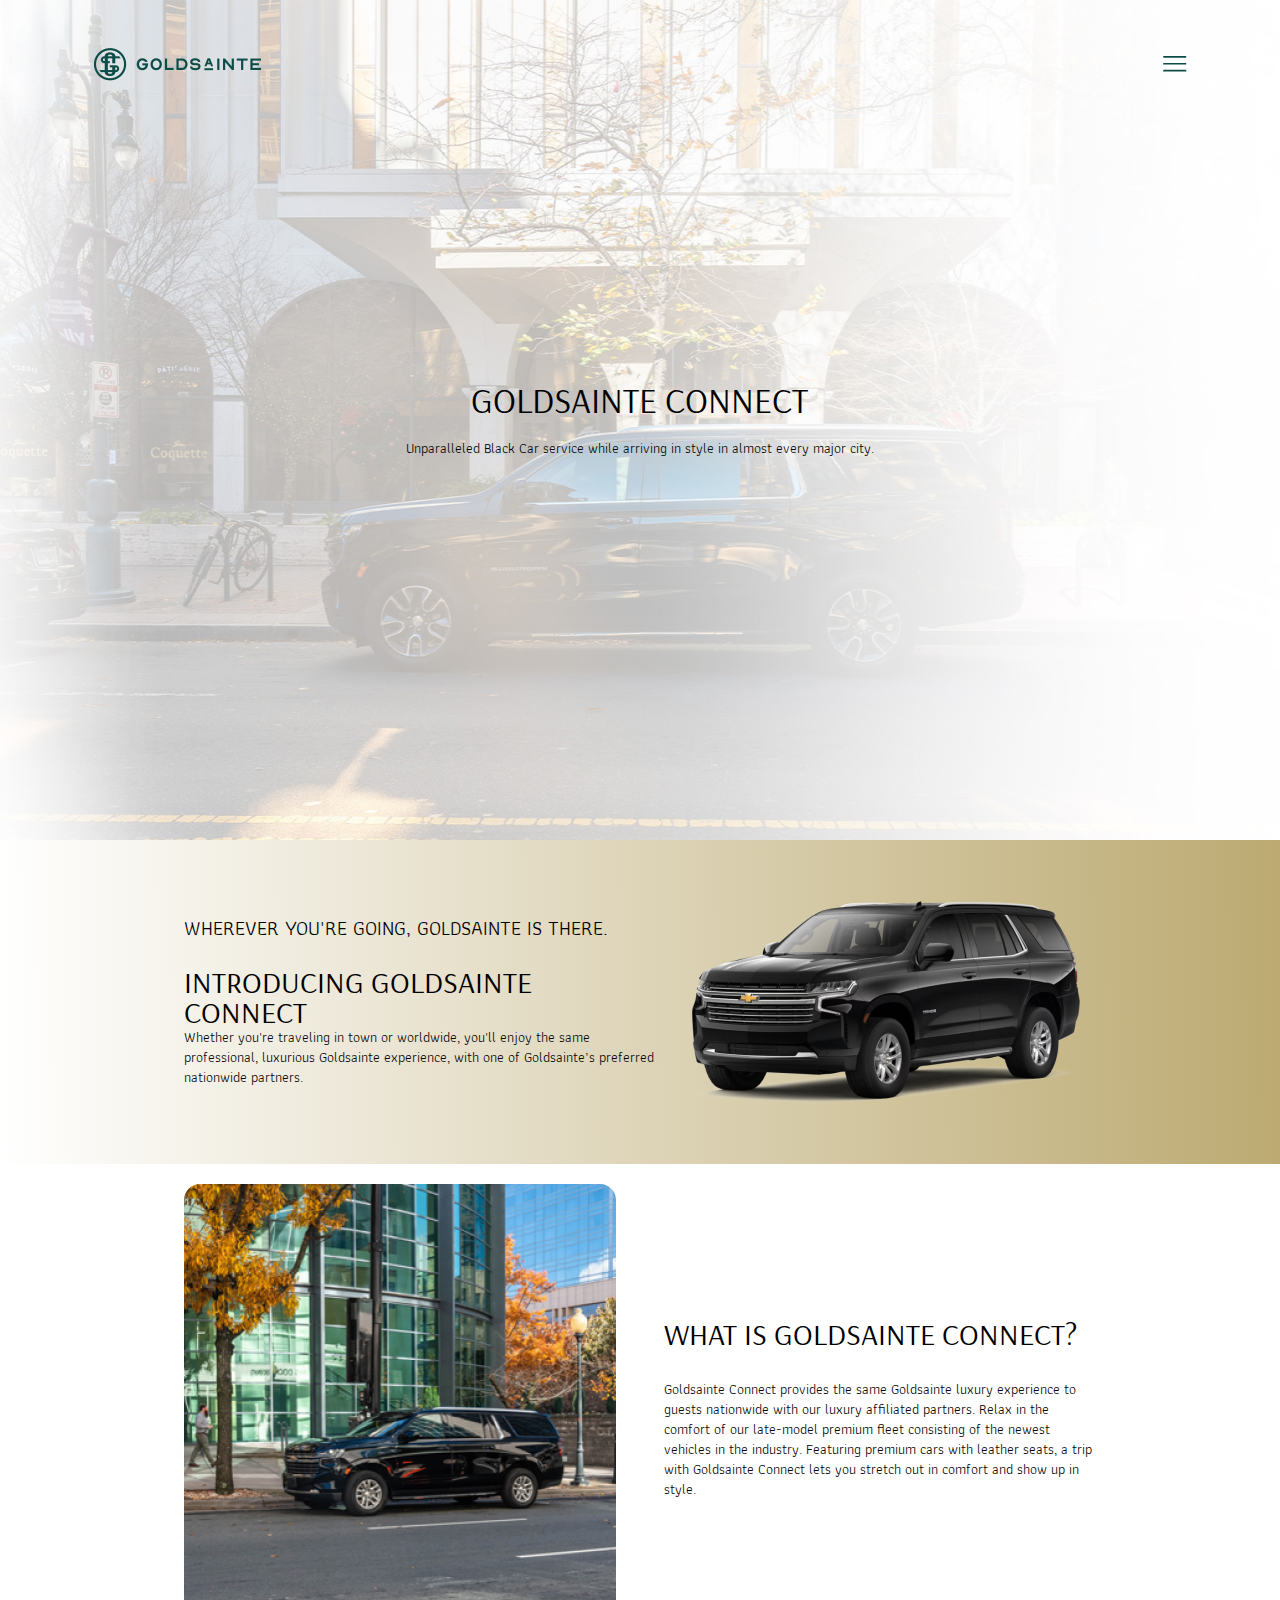
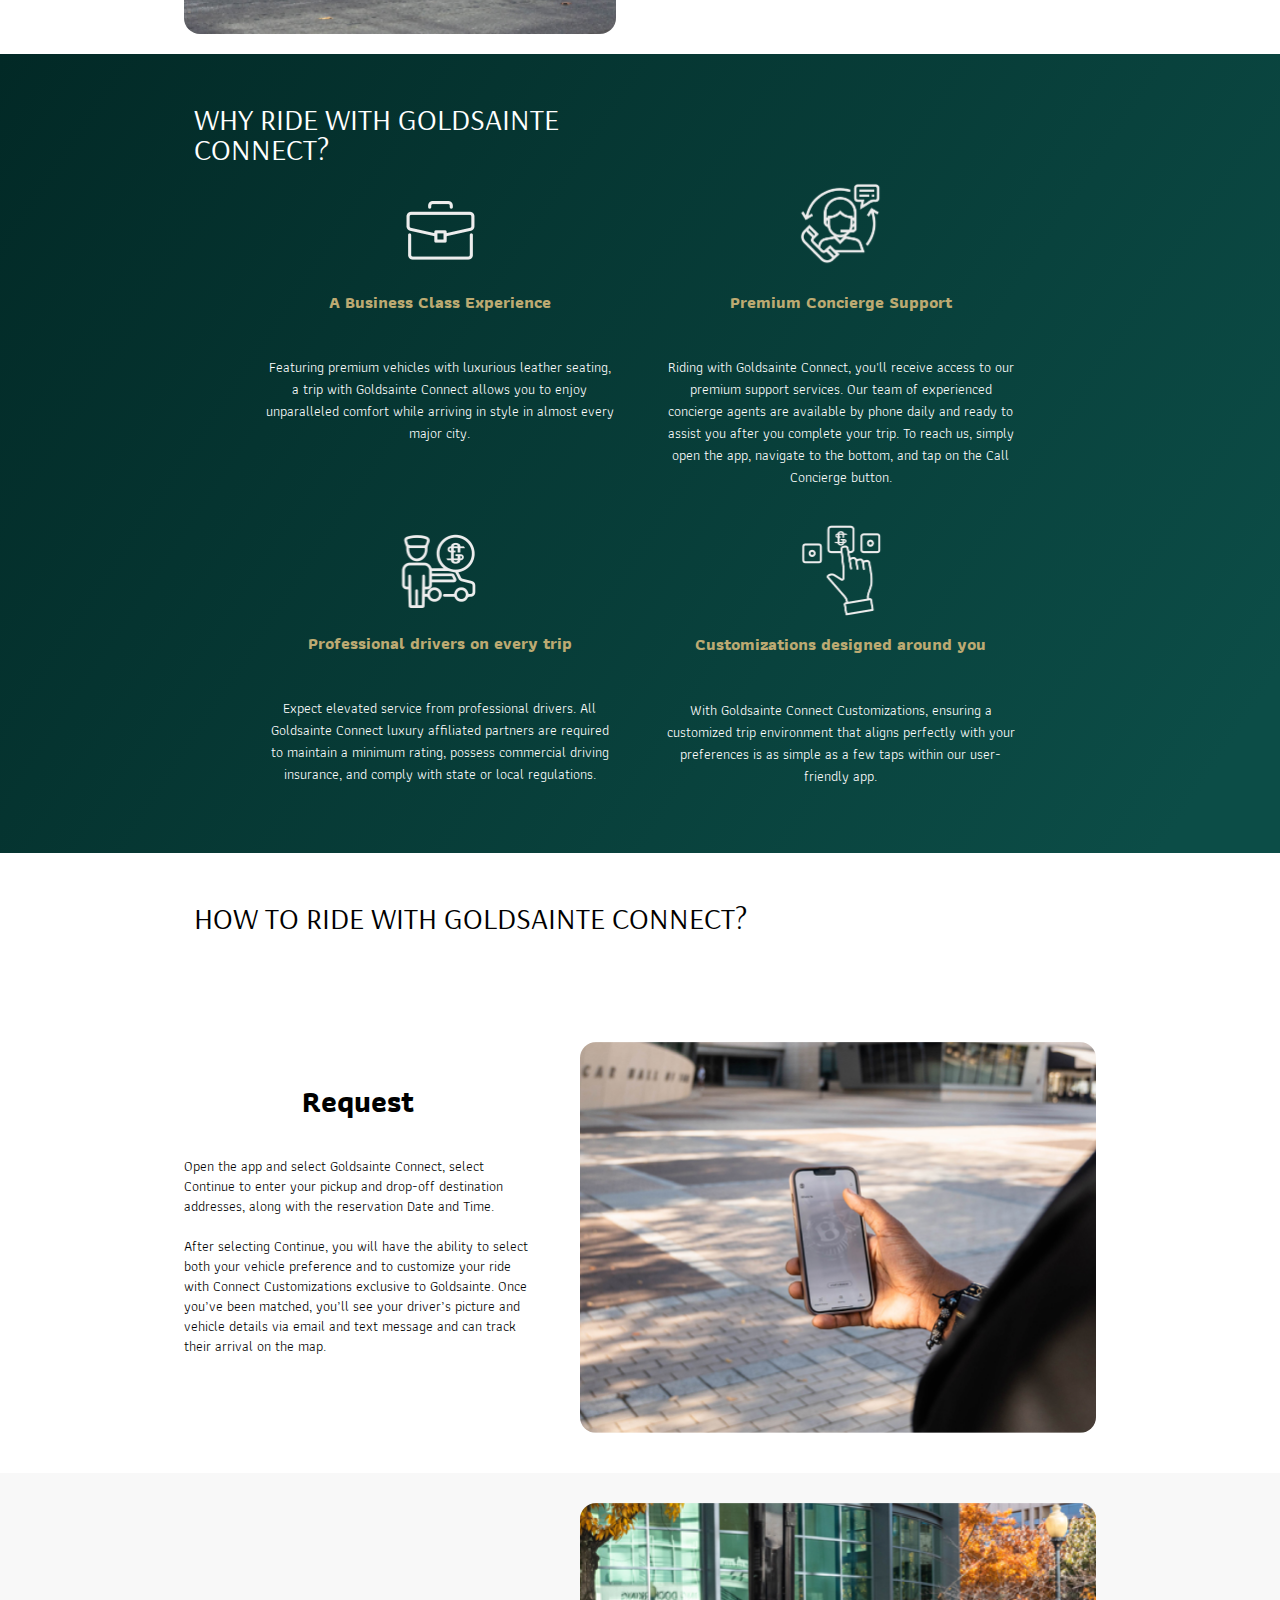
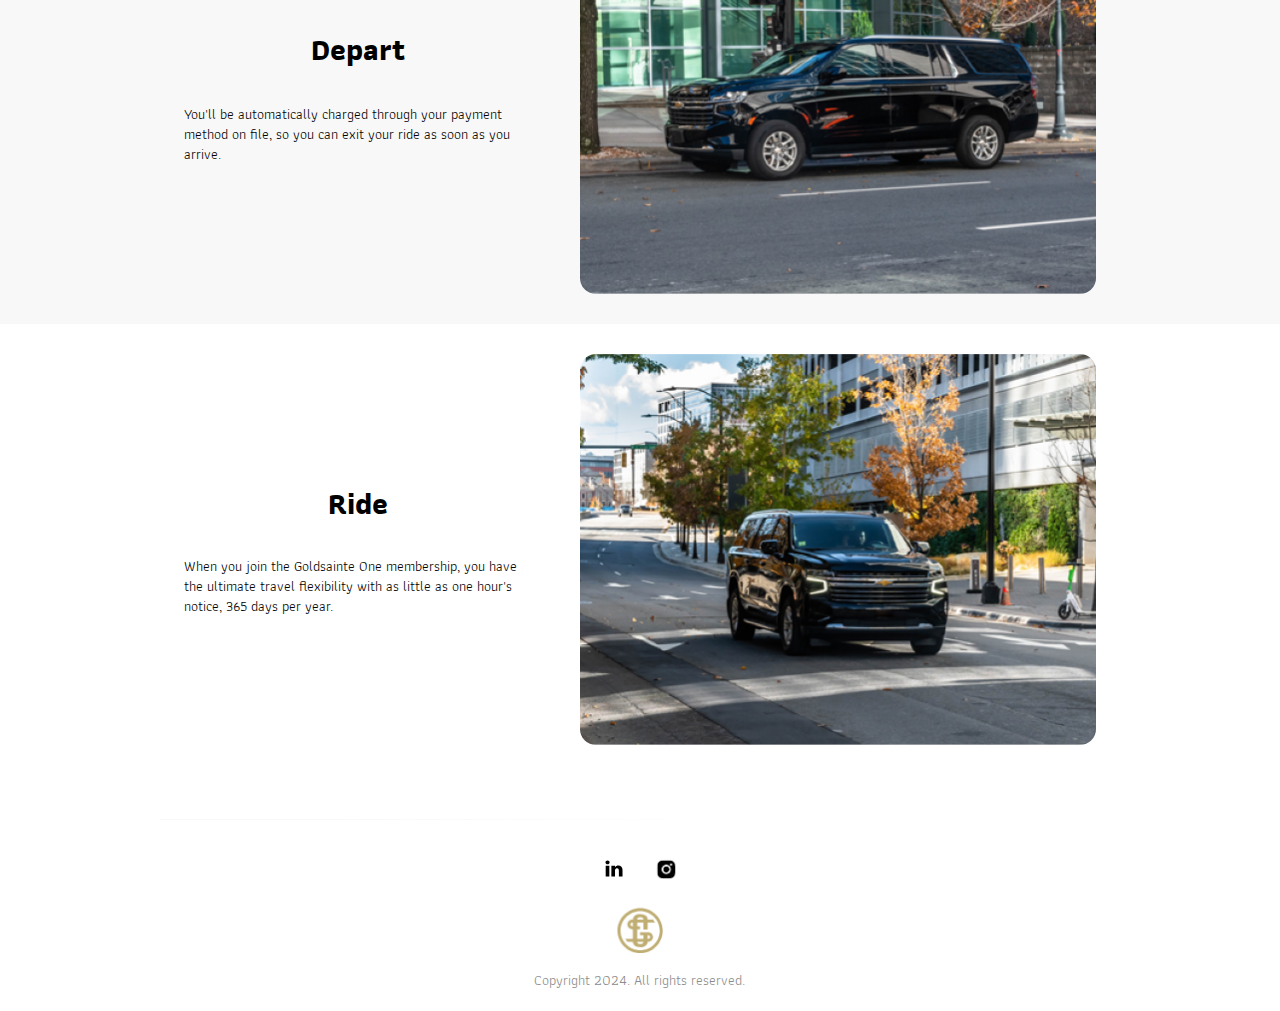
<file: connect.html>
<!DOCTYPE html>
<html>
  <head>
    <meta charset="utf-8" />
    <meta name="viewport" content="initial-scale=1, width=device-width" />

    <link rel="stylesheet" href="./global.css" />
    <link rel="stylesheet" href="./connect.css" />
    <link
      rel="stylesheet"
      href="https://fonts.googleapis.com/css2?family=Arsenal:wght@400;700&display=swap"
    />
    <link
      rel="stylesheet"
      href="https://fonts.googleapis.com/css2?family=Athiti:wght@400;500;600;700&display=swap"
    />
    <link
      rel="stylesheet"
      href="https://fonts.googleapis.com/css2?family=DM Sans:wght@400&display=swap"
    />

    <style>
      @font-face {
        :font-family: "Covik Sans";
        src: url("/public/Covik-Sans-Regular.otf");
        font-weight: 400;
      }
      @font-face {
        :font-family: "Covik Sans";
        src: url("/public/Covik-Sans-Bold.otf");
        font-weight: 700;
      }
      @font-face {
        :font-family: "Covik Sans";
        src: url("/public/Covik-Sans-Regular.otf");
        font-weight: 900;
      }
      @font-face {
        :font-family: "Chiffon";
        src: url("/public/Chiffon.otf");
        font-weight: 400;
      }
    </style>
  </head>
  <body>
    <div class="connect1">
      <div class="goldsainteconnecthero">
        <img
          class="conect-blackcar-hero-white-icon"
          alt=""
          src="./public/conectblackcarherowhite@2x.png"
        />

        <div class="goldsainteconnecthero-child"></div>
        <div class="frame-parent9">
          <div class="frame-wrapper10">
            <div class="frame-wrapper11">
              <div class="heading-parent12">
                <div class="heading14">GOLDSAINTE CoNNECT</div>
                <div class="paragraph28">
                  Unparalleled Black Car service while arriving in style in
                  almost every major city.
                </div>
              </div>
            </div>
          </div>
          <div class="frame-wrapper12">
            <div class="frame-wrapper11">
              <div class="heading-parent13">
                <div class="heading15">
                  THE WORLD'S FIRST LUXURY MEMBERSHIP RIDE SHARE APP
                </div>
                <div class="paragraph29">
                  Goldsainte is the world’s first luxury membership ride share
                  app that exclusively uses only company-owned Bentley, Rolls
                  Royce, Maybach and Infiniti QX80 as ride share vehicles.
                </div>
              </div>
            </div>
          </div>
          <div class="frame-wrapper14">
            <div class="frame-wrapper15">
              <div class="heading-parent13">
                <div class="heading15">
                  THE WORLD'S FIRST LUXURY MEMBERSHIP RIDE SHARE APP
                </div>
                <div class="paragraph29">
                  Goldsainte is the world’s first luxury membership ride share
                  app that exclusively uses only company-owned Bentley, Rolls
                  Royce, Maybach and Infiniti QX80 as ride share vehicles.
                </div>
              </div>
            </div>
          </div>
        </div>
        <div class="connect-main-logo-nav">
          <a
            class="primary-horizontal-logo-green-1"
            href="./index.html"
            id="primaryHorizontalLogoGreen"
          >
          </a>
          <button class="hamburger-menu3-wrapper" id="frameButton">
            <img
              class="hamburger-menu3-icon"
              alt=""
              src="./public/hamburgermenu11.svg"
            />
          </button>
        </div>
      </div>
      <div class="goldsainte-connect-h1">
        <div class="rectangle-container">
          <div class="frame-inner"></div>
          <div class="feature-title-parent1">
            <div class="feature-title5">
              <p class="goldsainte-premium-and">
                Wherever You're Going, Goldsainte is there.
              </p>
            </div>
            <div class="text4">Introducing Goldsainte Connect</div>
            <div class="text5">
              Whether you're traveling in town or worldwide, you'll enjoy the
              same professional, luxurious Goldsainte experience, with one of
              Goldsainte’s preferred nationwide partners.
            </div>
          </div>
          <img
            class="black-rideshare-carshare-icon"
            alt=""
            src="./public/blackridesharecarshare@2x.png"
          />
        </div>
      </div>
      <div class="goldsainte-connect-h2">
        <div class="rectangle-parent1">
          <div class="frame-inner"></div>
          <img
            class="black-car-pickup-men-outside-icon"
            alt=""
            src="./public/blackcarpickupmenoutside@2x.png"
          />

          <div class="feature-title-parent2">
            <div class="feature-title6">What is Goldsainte Connect?</div>
            <div class="text6">
              Goldsainte Connect provides the same Goldsainte luxury experience
              to guests nationwide with our luxury affiliated partners. Relax in
              the comfort of our late-model premium fleet consisting of the
              newest vehicles in the industry. Featuring premium cars with
              leather seats, a trip with Goldsainte Connect lets you stretch out
              in comfort and show up in style.
            </div>
          </div>
        </div>
      </div>
      <div class="goldsainte-connect-h3">
        <div class="frame-parent10">
          <div class="headings-wrapper2">
            <div class="headings5">Why Ride with Goldsainte Connect?</div>
          </div>
          <div class="frame-wrapper16">
            <div class="headings-wrapper3">
              <div class="headings6">Why Ride with Goldsainte Connect?</div>
            </div>
          </div>
          <div class="group-container">
            <div class="paragraph-parent">
              <div class="paragraph31">
                <p class="a-business-class-experience">
                  <span class="a-business-class-experience1">
                    <b>A Business Class Experience</b>
                  </span>
                </p>
                <p class="blank-line53">
                  <span>
                    <span class="a-business-class-experience1">
                      <span>&nbsp;</span>
                    </span>
                  </span>
                </p>
                <p class="featuring-premium-vehicles-wit">
                  <span>
                    <span class="featuring-premium-vehicles"
                      >Featuring premium vehicles with luxurious leather
                      seating, a trip with Goldsainte Connect allows you to
                      enjoy unparalleled comfort while arriving in style in
                      almost every major city.</span
                    >
                  </span>
                </p>
                <p class="blank-line55">
                  <span>
                    <span class="a-business-class-experience1">&nbsp;</span>
                  </span>
                </p>
                <p class="goldsainte-premium-and">
                  <span>
                    <span class="a-business-class-experience1">&nbsp;</span>
                  </span>
                </p>
                <p class="goldsainte-premium-and">
                  <span>
                    <span class="a-business-class-experience1">&nbsp;</span>
                  </span>
                </p>
                <p class="goldsainte-premium-and">
                  <span>
                    <span class="a-business-class-experience1">&nbsp;</span>
                  </span>
                </p>
              </div>
              <img
                class="business-class-experience-icon"
                alt=""
                src="./public/businessclassexperience@2x.png"
              />
            </div>
            <div class="goldsainte-premium-and-xl-acc1">
              <div class="paragraph32">
                <p class="goldsainte-premium-and">
                  <span>
                    <span>
                      <b class="goldsainte-premium-and1"
                        >Goldsainte Premium and</b
                      >
                    </span>
                  </span>
                </p>
                <p class="goldsainte-premium-and">
                  <span>
                    <span>
                      <b class="goldsainte-premium-and1"> XL Access</b>
                    </span>
                  </span>
                </p>
                <p class="goldsainte-premium-and">
                  <span>
                    <span class="a-business-class-experience1">
                      <span>&nbsp;</span>
                    </span>
                  </span>
                </p>
                <p class="a-business-class-experience">
                  <span>
                    <span class="a-business-class-experience1">
                      <span
                        >Members receive priority booking during peak
                        members-only periods.</span
                      >
                    </span>
                  </span>
                </p>
                <p class="blank-line55">
                  <span class="a-business-class-experience1">
                    <span>&nbsp;</span>
                  </span>
                </p>
                <p class="goldsainte-premium-and">
                  <span class="a-business-class-experience1">
                    <span>&nbsp;</span>
                  </span>
                </p>
                <p class="goldsainte-premium-and">
                  <span class="a-business-class-experience1">
                    <span>&nbsp;</span>
                  </span>
                </p>
              </div>
              <img class="access-icon1" alt="" src="./public/access@2x.png" />
            </div>
            <div class="paragraph-group">
              <div class="paragraph33">
                <p class="premium-concierge-support">
                  <span class="a-business-class-experience1">
                    <b>Premium Concierge Support </b>
                  </span>
                </p>
                <p class="goldsainte-premium-and">
                  <span>
                    <span class="a-business-class-experience1">
                      <span>&nbsp;</span>
                    </span>
                  </span>
                </p>
                <p class="featuring-premium-vehicles-wit">
                  <span>
                    <span class="featuring-premium-vehicles"
                      >Riding with Goldsainte Connect, you'll receive access to
                      our premium support services. Our team of experienced
                      concierge agents are available by phone daily and ready to
                      assist you after you complete your trip. To reach us,
                      simply open the app, navigate to the bottom, and tap on
                      the Call Concierge button.</span
                    >
                  </span>
                </p>
                <p class="goldsainte-premium-and">
                  <span>
                    <span class="a-business-class-experience1">
                      <span>&nbsp;</span>
                    </span>
                  </span>
                </p>
                <p class="blank-line55">
                  <span>
                    <span class="a-business-class-experience1">
                      <span>&nbsp;</span>
                    </span>
                  </span>
                </p>
                <p class="goldsainte-premium-and">
                  <span>
                    <span class="a-business-class-experience1">
                      <span>&nbsp;</span>
                    </span>
                  </span>
                </p>
                <p class="goldsainte-premium-and">
                  <span>
                    <span class="a-business-class-experience1">
                      <span>&nbsp;</span>
                    </span>
                  </span>
                </p>
                <p class="goldsainte-premium-and">
                  <span>
                    <span class="a-business-class-experience1">
                      <span>&nbsp;</span>
                    </span>
                  </span>
                </p>
              </div>
              <img
                class="premium-concierge-support-icon"
                alt=""
                src="./public/premiumconciergesupport@2x.png"
              />
            </div>
            <div class="paragraph-container">
              <div class="paragraph34">
                <p class="premium-concierge-support">
                  <span class="a-business-class-experience1">
                    <b>Professional drivers on every trip</b>
                  </span>
                </p>
                <p class="goldsainte-premium-and">
                  <span>
                    <span class="a-business-class-experience1">
                      <span>&nbsp;</span>
                    </span>
                  </span>
                </p>
                <p class="featuring-premium-vehicles-wit">
                  <span>
                    <span class="featuring-premium-vehicles"
                      >Expect elevated service from professional drivers. All
                      Goldsainte Connect luxury affiliated partners are required
                      to maintain a minimum rating, possess commercial driving
                      insurance, and comply with state or local
                      regulations.</span
                    >
                  </span>
                </p>
                <p class="goldsainte-premium-and">
                  <span>
                    <span class="a-business-class-experience1">
                      <span>&nbsp;</span>
                    </span>
                  </span>
                </p>
                <p class="goldsainte-premium-and">
                  <span>
                    <span class="a-business-class-experience1">
                      <span>&nbsp;</span>
                    </span>
                  </span>
                </p>
                <p class="blank-line55">
                  <span>
                    <span class="a-business-class-experience1">
                      <span>&nbsp;</span>
                    </span>
                  </span>
                </p>
                <p class="goldsainte-premium-and">
                  <span>
                    <span class="a-business-class-experience1">
                      <span>&nbsp;</span>
                    </span>
                  </span>
                </p>
                <p class="goldsainte-premium-and">
                  <span>
                    <span class="a-business-class-experience1">
                      <span>&nbsp;</span>
                    </span>
                  </span>
                </p>
              </div>
              <img
                class="goldsainte-professional-driver-icon"
                alt=""
                src="./public/goldsainteprofessionaldrivers@2x.png"
              />
            </div>
            <div class="paragraph-parent1">
              <div class="paragraph35">
                <p class="premium-concierge-support">
                  <b>
                    <span class="goldsainte-premium-and1"
                      >Customizations designed around you</span
                    >
                  </b>
                </p>
                <p class="goldsainte-premium-and">
                  <b>
                    <span class="a-business-class-experience1">&nbsp;</span>
                  </b>
                </p>
                <p class="featuring-premium-vehicles-wit">
                  <span>
                    <span class="featuring-premium-vehicles"
                      >With Goldsainte Connect Customizations, ensuring a
                      customized trip environment that aligns perfectly with
                      your preferences is as simple as a few taps within our
                      user-friendly app.</span
                    >
                  </span>
                </p>
                <p class="blank-line53">
                  <span>
                    <span class="a-business-class-experience1">
                      <span>&nbsp;</span>
                    </span>
                  </span>
                </p>
                <p class="goldsainte-premium-and">
                  <span>
                    <span class="a-business-class-experience1">
                      <span>&nbsp;</span>
                    </span>
                  </span>
                </p>
                <p class="goldsainte-premium-and">
                  <span>
                    <span class="a-business-class-experience1">
                      <span>&nbsp;</span>
                    </span>
                  </span>
                </p>
              </div>
              <img
                class="custom-design-around-you-icon"
                alt=""
                src="./public/customdesignaroundyou@2x.png"
              />
            </div>
          </div>
        </div>
      </div>
      <div class="goldsainte-connect-h4">
        <div class="headings-wrapper4">
          <div class="headings7">
            <p class="goldsainte-premium-and">
              How to ride with Goldsainte Connect?
            </p>
          </div>
        </div>
        <div class="frame-parent11">
          <div class="feature-title-parent3">
            <b class="feature-title7">Request</b>
            <div class="title2">
              <p class="goldsainte-premium-and">
                Open the app and select Goldsainte Connect, select Continue to
                enter your pickup and drop-off destination addresses, along with
                the reservation Date and Time.
              </p>
              <p class="goldsainte-premium-and">&nbsp;</p>
              <p class="goldsainte-premium-and">
                After selecting Continue, you will have the ability to select
                both your vehicle preference and to customize your ride with
                Connect Customizations exclusive to Goldsainte. Once you’ve been
                matched, you’ll see your driver’s picture and vehicle details
                via email and text message and can track their arrival on the
                map.
              </p>
            </div>
          </div>
          <img
            class="man-phone-hand-close-up-icon"
            alt=""
            src="./public/manphonehandcloseup@2x.png"
          />
        </div>
      </div>
      <div class="goldsainte-connect-h5">
        <div class="frame-parent12">
          <div class="feature-title-parent4">
            <b class="feature-title8">Depart</b>
            <div class="title3">
              You'll be automatically charged through your payment method on
              file, so you can exit your ride as soon as you arrive.
            </div>
          </div>
          <img
            class="man-phone-hand-close-up-icon"
            alt=""
            src="./public/blackcarparkedforpickup@2x.png"
          />
        </div>
      </div>
      <div class="goldsainte-connect-h6">
        <div class="frame-parent12">
          <div class="feature-title-parent5">
            <b class="feature-title9">Ride</b>
            <div class="title2">
              When you join the Goldsainte One membership, you have the ultimate
              travel flexibility with as little as one hour's notice, 365 days
              per year.
            </div>
          </div>
          <img
            class="man-phone-hand-close-up-icon"
            alt=""
            src="./public/blackcardrivingcharlottenc@2x.png"
          />
        </div>
      </div>
      <div class="_form_18"></div><script src="https://goldsainte69446.activehosted.com/f/embed.php?id=18" charset="utf-8"></script>
      <div class="goldsainte-connect-footer">
        <div class="goldsainte-connect-footer-inner">
          <div class="frame-parent14">
            <div class="heading-parent15">
              <b class="heading17">Contact Us</b>
              <div class="paragraph36">
                <span class="you-are-invited2"
                  >You are invited to contact us using this form or by email
                  at:</span
                >
                <span class="span4"> </span>
                <a
                  class="infogoldsaintecom4"
                  href="https://goldsainte69446.activehosted.com/f/1"
                  target="_blank"
                >
                  <span class="infogoldsaintecom5">info@goldsainte.com</span>
                </a>
              </div>
            </div>
            <div class="divider-wrapper2">
              <img class="divider-icon4" alt="" src="./public/divider.svg" />
            </div>
            <div class="contact-info1023-parent">
              <div class="contact-info1023">
                <div class="social-media-container332-wrapper">
                  <div class="social-media-container332">
                    <a
                      class="social-media-icon-squarelinke4"
                      href="https://www.linkedin.com/company/goldsainte/mycompany/"
                      id="socialMediaIconSquareLinke"
                    >
                      <img
                        class="social-media-icon-squarelinke-inner"
                        alt=""
                        src="./public/group-731.svg"
                      />
                    </a>
                    <img
                      class="social-media-icon-squareinsta4"
                      alt=""
                      src="./public/social-media-icon-squareinstagram22@2x.png"
                      id="socialMediaIconSquareInsta"
                    />
                  </div>
                </div>
              </div>
              <img
                class="goldsainte-gold-logo-goldsaint-icon"
                alt=""
                src="./public/goldsaintegoldlogogoldsainteconnect@2x.png"
              />

              <div class="email4">Copyright 2024. All rights reserved.</div>
            </div>
          </div>
        </div>
      </div>
    </div>

    <div id="menuhome" class="popup-overlay" style="display: none">
      <div class="menuhome" data-animate-on-scroll>
        <img
          class="logomark-seal-green-1-icon"
          alt=""
          src="./public/logomarksealgreen-2@2x.png"
        />

        <div class="sections1">
          <a class="about" href="./aboutus.html">about</a>
          <div class="sections-child1"></div>
          <a class="about" href="./membership.html">membership</a>
          <div class="sections-child1"></div>
          <a class="about" href="./partnerwithus.html">partner</a>
          <div class="sections-child1"></div>
          <a class="about" href="./carshare.html">Car Share</a>
          <div class="sections-child1"></div>
          <a class="about" href="./connect.html">connect</a>
          <div class="sections-child1"></div>
          <a class="about" href="./faq.html">faq</a>
          <div class="sections-child1"></div>
          <a class="about" href="./franchisehome.html">Franchise</a>
        </div>
      </div>
    </div>

    <script>
      var scrollAnimElements = document.querySelectorAll("[data-animate-on-scroll]");
      var observer = new IntersectionObserver(
        (entries) => {
          for (const entry of entries) {
            if (entry.isIntersecting || entry.intersectionRatio > 0) {
              const targetElement = entry.target;
              targetElement.classList.add("animate");
              observer.unobserve(targetElement);
            }
          }
        },
        {
          threshold: 0.15,
        }
      );
      
      for (let i = 0; i < scrollAnimElements.length; i++) {
        observer.observe(scrollAnimElements[i]);
      }
      
      var primaryHorizontalLogoGreen = document.getElementById(
        "primaryHorizontalLogoGreen"
      );
      if (primaryHorizontalLogoGreen) {
        primaryHorizontalLogoGreen.addEventListener("click", function (e) {
          window.location.href = "./index1.html";
        });
      }
      
      var frameButton = document.getElementById("frameButton");
      if (frameButton) {
        frameButton.addEventListener("click", function () {
          var drawerOverlay = document.getElementById("menuhome");
          if (!drawerOverlay) return;
          var drawerOverlayStyle = drawerOverlay.style;
          if (drawerOverlayStyle) {
            drawerOverlayStyle.display = "flex";
            drawerOverlayStyle.zIndex = 99;
            drawerOverlayStyle.backgroundColor = "rgba(113, 113, 113, 0.3)";
            drawerOverlayStyle.alignItems = "flex-start";
            drawerOverlayStyle.justifyContent = "";
          }
          drawerOverlay.setAttribute("closable", "");
      
          var onClick =
            drawerOverlay.onClick ||
            function (e) {
              if (
                e.target === drawerOverlay &&
                drawerOverlay.hasAttribute("closable")
              ) {
                drawerOverlayStyle.display = "none";
              }
            };
          drawerOverlay.addEventListener("click", onClick);
        });
      }
      
      var socialMediaIconSquareLinke = document.getElementById(
        "socialMediaIconSquareLinke"
      );
      if (socialMediaIconSquareLinke) {
        socialMediaIconSquareLinke.addEventListener("click", function () {
          window.open("https://www.linkedin.com/company/goldsainte/mycompany/");
        });
      }
      
      var socialMediaIconSquareInsta = document.getElementById(
        "socialMediaIconSquareInsta"
      );
      if (socialMediaIconSquareInsta) {
        socialMediaIconSquareInsta.addEventListener("click", function () {
          window.open("https://www.instagram.com/goldsainte/");
        });
      }
      </script>
  </body>
</html>
</file>
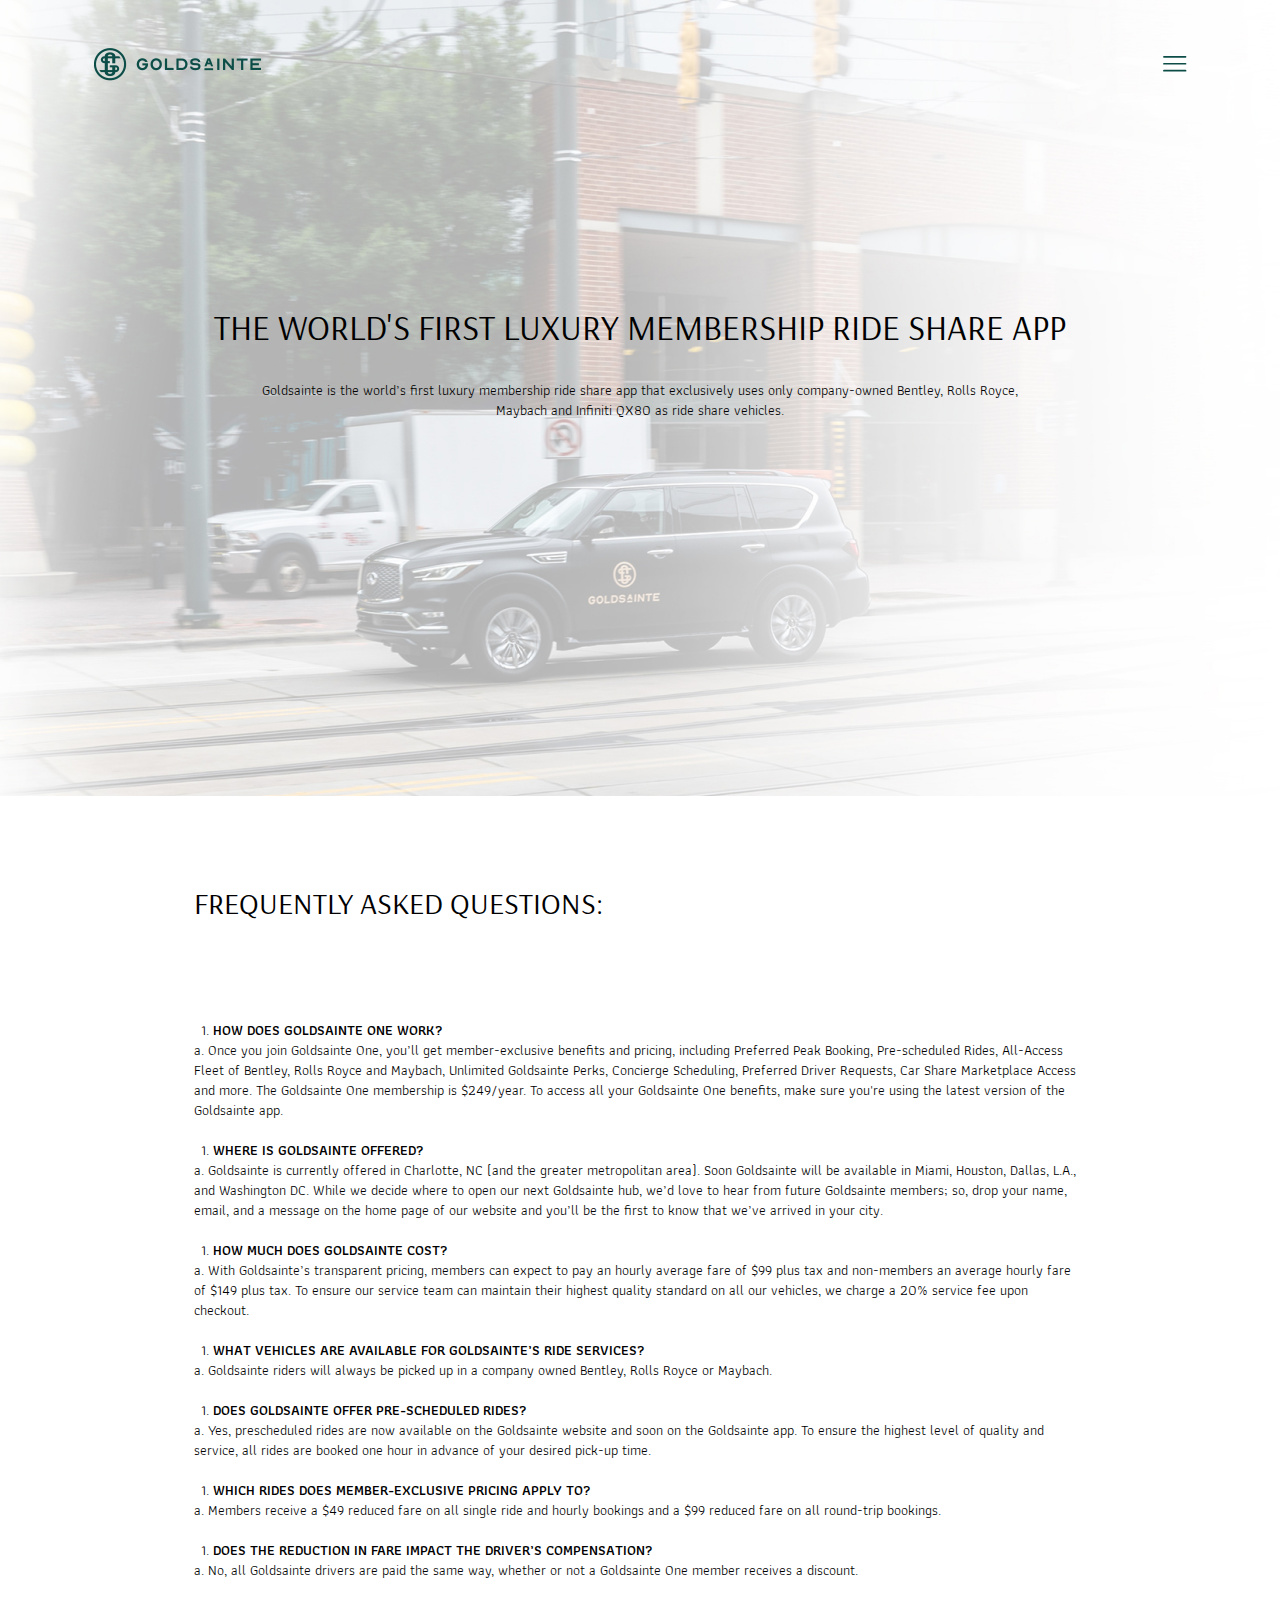
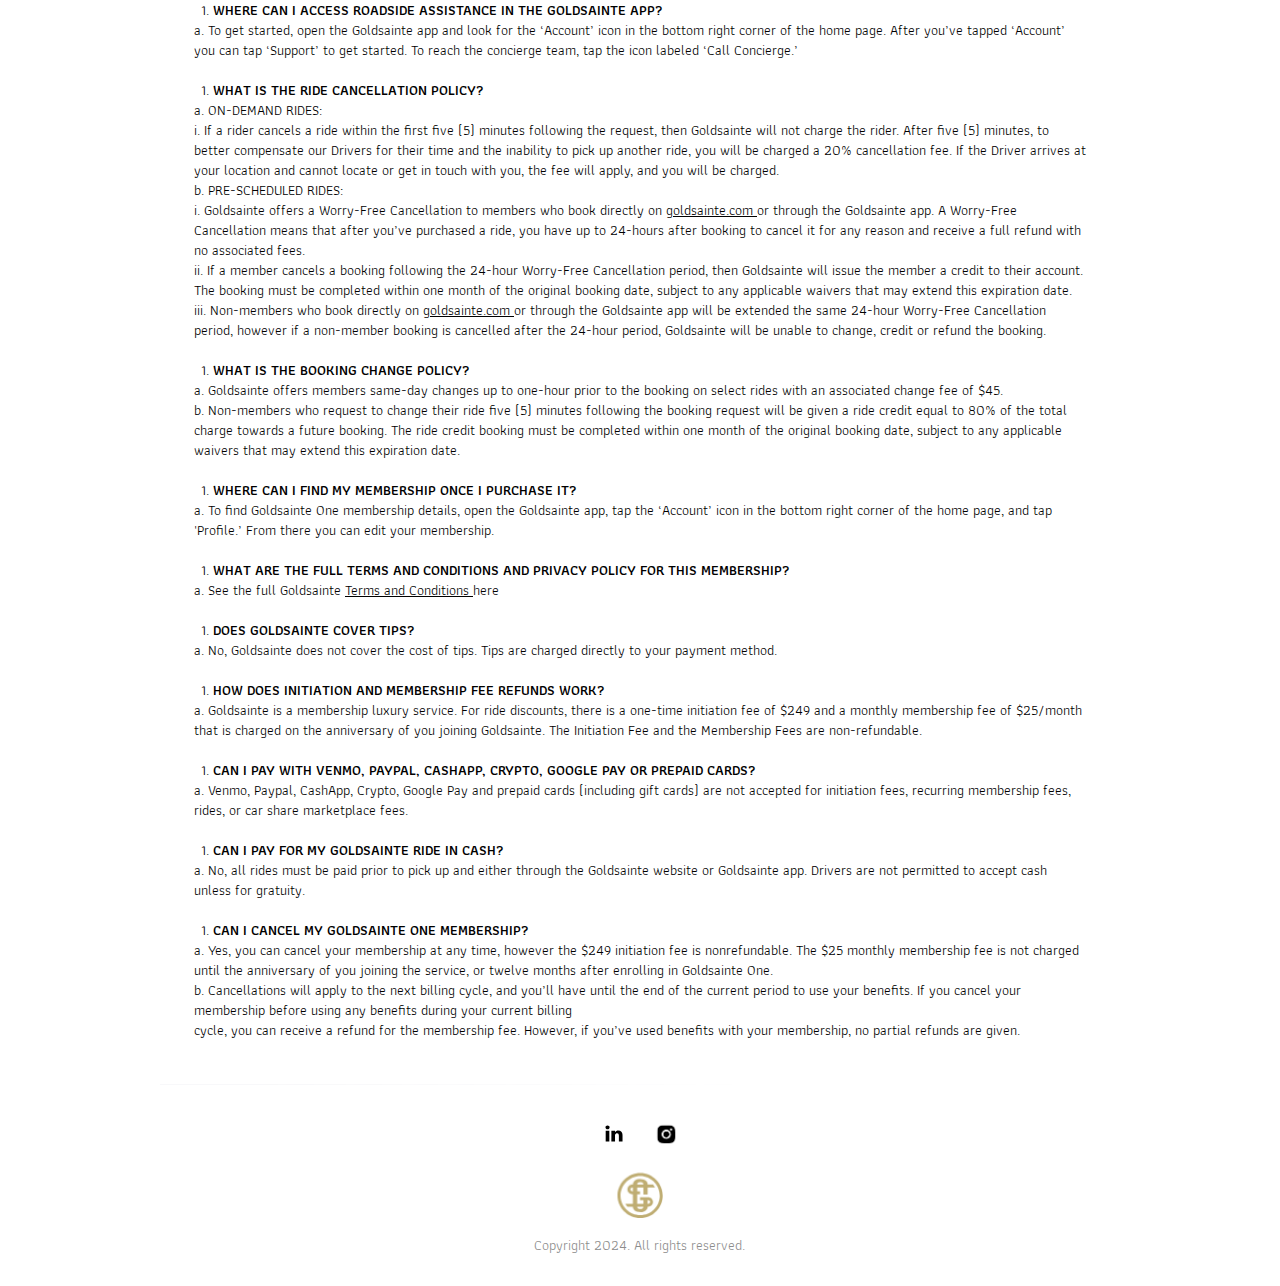
<file: faq.html>
<!DOCTYPE html>
<html>
  <head>
    <meta charset="utf-8" />
    <meta name="viewport" content="initial-scale=1, width=device-width" />

    <link rel="stylesheet" href="./global.css" />
    <link rel="stylesheet" href="./faq.css" />
    <link
      rel="stylesheet"
      href="https://fonts.googleapis.com/css2?family=Arsenal:wght@400;700&display=swap"
    />
    <link
      rel="stylesheet"
      href="https://fonts.googleapis.com/css2?family=Athiti:wght@400;500;600;700&display=swap"
    />
    <link
      rel="stylesheet"
      href="https://fonts.googleapis.com/css2?family=DM Sans:wght@400&display=swap"
    />

    <style>
      @font-face {
        :font-family: "Covik Sans";
        src: url("/public/Covik-Sans-Regular.otf");
        font-weight: 400;
      }
      @font-face {
        :font-family: "Covik Sans";
        src: url("/public/Covik-Sans-Bold.otf");
        font-weight: 700;
      }
      @font-face {
        :font-family: "Covik Sans";
        src: url("/public/Covik-Sans-Regular.otf");
        font-weight: 900;
      }
      @font-face {
        :font-family: "Chiffon";
        src: url("/public/Chiffon.otf");
        font-weight: 400;
      }
    </style>
  </head>
  <body>
    <div class="faq">
      <div class="faq-hero">
        <div class="faq-hero-image-white"></div>
        <div class="faq-hero-child"></div>
        <div class="faq-hero-item"></div>
        <div class="faq-hero-inner">
          <div class="frame-wrapper25">
            <div class="heading-parent19">
              <div class="heading21">
                THE WORLD'S FIRST LUXURY MEMBERSHIP RIDE SHARE APP
              </div>
              <div class="paragraph45">
                Goldsainte is the world’s first luxury membership ride share app
                that exclusively uses only company-owned Bentley, Rolls Royce,
                Maybach and Infiniti QX80 as ride share vehicles.
              </div>
            </div>
          </div>
        </div>
        <div class="faq-hero-inner1">
          <div class="frame-wrapper26">
            <div class="frame-wrapper27">
              <div class="heading-parent20">
                <div class="heading22">
                  THE WORLD'S FIRST LUXURY MEMBERSHIP RIDE SHARE APP
                </div>
                <div class="paragraph46">
                  Goldsainte is the world’s first luxury membership ride share
                  app that exclusively uses only company-owned Bentley, Rolls
                  Royce, Maybach and Infiniti QX80 as ride share vehicles.
                </div>
              </div>
            </div>
          </div>
        </div>
        <div class="faq-main-logo-nav">
          <a
            class="primary-horizontal-logo-gold-f"
            href="./index.html"
            id="primaryHorizontalLogoGoldF"
          >
          </a>
          <button class="hamburger-menu6-wrapper" id="frameButton">
            <img
              class="hamburger-menu6-icon"
              alt=""
              src="./public/hamburgermenu12.svg"
            />
          </button>
        </div>
      </div>
      <div class="faq-h1">
        <div class="frame-parent17">
          <div class="big-number-wrapper3">
            <div class="big-number12">FREQUENTLY ASKED QUESTIONS:</div>
          </div>
          <div class="frequently-asked-questions">
            FREQUENTLY ASKED QUESTIONS:
          </div>
        </div>
      </div>
      <div class="faq-h2">
        <div class="frame-parent18">
          <div class="big-number-wrapper3">
            <div class="big-number12">FREQUENTLY ASKED QUESTIONS:</div>
          </div>
          <div class="how-does-goldsainte-container">
            <ol class="how-does-goldsainte-one-work">
              <li class="how-does-goldsainte-one-work1">
                <span class="how-does-goldsainte"
                  >HOW DOES GOLDSAINTE ONE WORK?</span
                >
              </li>
            </ol>
            <p class="a-once-you-join-goldsainte-on">
              <span class="a-once-you">
                a. Once you join Goldsainte One, you’ll get member-exclusive
                benefits and pricing, including Preferred Peak Booking,
                Pre-scheduled Rides, All-Access Fleet of Bentley, Rolls Royce
                and Maybach, Unlimited Goldsainte Perks, Concierge Scheduling,
                Preferred Driver Requests, Car Share Marketplace Access and
                more. The Goldsainte One membership is $249/year. To access all
                your Goldsainte One benefits, make sure you're using the latest
                version of the Goldsainte app.</span
              >
            </p>
            <p class="a-once-you-join-goldsainte-on">
              <span class="a-once-you">&nbsp;</span>
            </p>
            <ol class="how-does-goldsainte-one-work">
              <li class="how-does-goldsainte-one-work1">
                <span class="how-does-goldsainte"
                  >WHERE IS GOLDSAINTE OFFERED?</span
                >
              </li>
            </ol>
            <p class="a-once-you-join-goldsainte-on">
              <span class="a-once-you">
                a. Goldsainte is currently offered in Charlotte, NC (and the
                greater metropolitan area). Soon Goldsainte will be available in
                Miami, Houston, Dallas, L.A., and Washington DC. While we decide
                where to open our next Goldsainte hub, we’d love to hear from
                future Goldsainte members; so, drop your name, email, and a
                message on the home page of our website and you’ll be the first
                to know that we’ve arrived in your city.</span
              >
            </p>
            <p class="a-once-you-join-goldsainte-on">
              <span class="a-once-you">&nbsp;</span>
            </p>
            <ol class="how-does-goldsainte-one-work">
              <li class="how-does-goldsainte-one-work1">
                <span class="how-does-goldsainte"
                  >HOW MUCH DOES GOLDSAINTE COST?</span
                >
              </li>
            </ol>
            <p class="a-once-you-join-goldsainte-on">
              <span class="a-once-you">
                a. With Goldsainte’s transparent pricing, members can expect to
                pay an hourly average fare of $99 plus tax and non-members an
                average hourly fare of $149 plus tax. To ensure our service team
                can maintain their highest quality standard on all our vehicles,
                we charge a 20% service fee upon checkout.</span
              >
            </p>
            <p class="a-once-you-join-goldsainte-on">
              <span class="a-once-you">&nbsp;</span>
            </p>
            <ol class="how-does-goldsainte-one-work">
              <li class="how-does-goldsainte-one-work1">
                <span class="how-does-goldsainte"
                  >WHAT VEHICLES ARE AVAILABLE FOR GOLDSAINTE’S RIDE
                  SERVICES?</span
                >
              </li>
            </ol>
            <p class="a-once-you-join-goldsainte-on">
              <span class="a-once-you">
                a. Goldsainte riders will always be picked up in a company owned
                Bentley, Rolls Royce or Maybach.</span
              >
            </p>
            <p class="a-once-you-join-goldsainte-on">
              <span class="a-once-you">&nbsp;</span>
            </p>
            <ol class="how-does-goldsainte-one-work">
              <li class="how-does-goldsainte-one-work1">
                <span class="how-does-goldsainte"
                  >DOES GOLDSAINTE OFFER PRE-SCHEDULED RIDES?</span
                >
              </li>
            </ol>
            <p class="a-once-you-join-goldsainte-on">
              <span class="a-once-you">
                a. Yes, prescheduled rides are now available on the Goldsainte
                website and soon on the Goldsainte app. To ensure the highest
                level of quality and service, all rides are booked one hour in
                advance of your desired pick-up time.</span
              >
            </p>
            <p class="a-once-you-join-goldsainte-on">
              <span class="a-once-you">&nbsp;</span>
            </p>
            <ol class="how-does-goldsainte-one-work">
              <li class="how-does-goldsainte-one-work1">
                <span class="how-does-goldsainte"
                  >WHICH RIDES DOES MEMBER-EXCLUSIVE PRICING APPLY TO?</span
                >
              </li>
            </ol>
            <p class="a-once-you-join-goldsainte-on">
              <span class="a-once-you">
                a. Members receive a $49 reduced fare on all single ride and
                hourly bookings and a $99 reduced fare on all round-trip
                bookings.</span
              >
            </p>
            <p class="a-once-you-join-goldsainte-on">
              <span class="a-once-you">&nbsp;</span>
            </p>
            <ol class="how-does-goldsainte-one-work">
              <li class="how-does-goldsainte-one-work1">
                <span class="how-does-goldsainte"
                  >DOES THE REDUCTION IN FARE IMPACT THE DRIVER’S
                  COMPENSATION?</span
                >
              </li>
            </ol>
            <p class="a-once-you-join-goldsainte-on">
              <span class="a-once-you">
                a. No, all Goldsainte drivers are paid the same way, whether or
                not a Goldsainte One member receives a discount.</span
              >
            </p>
            <p class="a-once-you-join-goldsainte-on">
              <span class="a-once-you">&nbsp;</span>
            </p>
            <ol class="how-does-goldsainte-one-work">
              <li class="how-does-goldsainte-one-work1">
                <span class="how-does-goldsainte"
                  >WHERE CAN I ACCESS ROADSIDE ASSISTANCE IN THE GOLDSAINTE
                  APP?</span
                >
              </li>
            </ol>
            <p class="a-once-you-join-goldsainte-on">
              <span class="a-once-you">
                a. To get started, open the Goldsainte app and look for the
                ‘Account’ icon in the bottom right corner of the home page.
                After you’ve tapped ‘Account’ you can tap ‘Support’ to get
                started. To reach the concierge team, tap the icon labeled ‘Call
                Concierge.’</span
              >
            </p>
            <p class="a-once-you-join-goldsainte-on">
              <span class="a-once-you">&nbsp;</span>
            </p>
            <ol class="how-does-goldsainte-one-work">
              <li class="how-does-goldsainte-one-work1">
                <span class="how-does-goldsainte"
                  >WHAT IS THE RIDE CANCELLATION POLICY?</span
                >
              </li>
            </ol>
            <p class="a-once-you-join-goldsainte-on">
              <span> a. ON-DEMAND RIDES:</span>
            </p>
            <p class="a-once-you-join-goldsainte-on">
              <span>
                i. If a rider cancels a ride within the first five (5) minutes
                following the request, then Goldsainte will not charge the
                rider. After five (5) minutes, to better compensate our Drivers
                for their time and the inability to pick up another ride, you
                will be charged a 20% cancellation fee. If the Driver arrives at
                your location and cannot locate or get in touch with you, the
                fee will apply, and you will be charged.</span
              >
            </p>
            <p class="a-once-you-join-goldsainte-on">
              <span> b. PRE-SCHEDULED RIDES:</span>
            </p>
            <p class="a-once-you-join-goldsainte-on">
              <span>
                i. Goldsainte offers a Worry-Free Cancellation to members who
                book directly on
              </span>
              <a
                class="goldsaintecom"
                href="http://goldsainte.com/"
                target="_blank"
              >
                <span>
                  <span class="goldsaintecom1">goldsainte.com</span>
                </span>
              </a>
              <span>
                or through the Goldsainte app. A Worry-Free Cancellation means
                that after you’ve purchased a ride, you have up to 24-hours
                after booking to cancel it for any reason and receive a full
                refund with no associated fees.
              </span>
            </p>
            <p class="a-once-you-join-goldsainte-on">
              <span>
                ii. If a member cancels a booking following the 24-hour
                Worry-Free Cancellation period, then Goldsainte will issue the
                member a credit to their account. The booking must be completed
                within one month of the original booking date, subject to any
                applicable waivers that may extend this expiration date.
              </span>
            </p>
            <p class="a-once-you-join-goldsainte-on">
              <span> iii. Non-members who book directly on </span>
              <a
                class="goldsaintecom"
                href="http://goldsainte.com/"
                target="_blank"
              >
                <span>
                  <span class="goldsaintecom1">goldsainte.com</span>
                </span>
              </a>
              <span>
                or through the Goldsainte app will be extended the same 24-hour
                Worry-Free Cancellation period, however if a non-member booking
                is cancelled after the 24-hour period, Goldsainte will be unable
                to change, credit or refund the booking.
              </span>
            </p>
            <p class="a-once-you-join-goldsainte-on">
              <span>&nbsp; </span>
            </p>
            <ol class="how-does-goldsainte-one-work">
              <li class="how-does-goldsainte-one-work1">
                <span class="how-does-goldsainte"
                  >WHAT IS THE BOOKING CHANGE POLICY?</span
                >
              </li>
            </ol>
            <p class="a-once-you-join-goldsainte-on">
              <span class="a-once-you">
                a. Goldsainte offers members same-day changes up to one-hour
                prior to the booking on select rides with an associated change
                fee of $45.</span
              >
            </p>
            <p class="a-once-you-join-goldsainte-on">
              <span class="a-once-you">
                b. Non-members who request to change their ride five (5) minutes
                following the booking request will be given a ride credit equal
                to 80% of the total charge towards a future booking. The ride
                credit booking must be completed within one month of the
                original booking date, subject to any applicable waivers that
                may extend this expiration date.</span
              >
            </p>
            <p class="a-once-you-join-goldsainte-on">
              <span class="a-once-you">&nbsp;</span>
            </p>
            <ol class="how-does-goldsainte-one-work">
              <li class="how-does-goldsainte-one-work1">
                <span class="how-does-goldsainte"
                  >WHERE CAN I FIND MY MEMBERSHIP ONCE I PURCHASE IT?</span
                >
              </li>
            </ol>
            <p class="a-once-you-join-goldsainte-on">
              <span class="a-once-you">
                a. To find Goldsainte One membership details, open the
                Goldsainte app, tap the ‘Account’ icon in the bottom right
                corner of the home page, and tap 'Profile.’ From there you can
                edit your membership.</span
              >
            </p>
            <p class="a-once-you-join-goldsainte-on">
              <span class="a-once-you">&nbsp;</span>
            </p>
            <ol class="how-does-goldsainte-one-work">
              <li class="how-does-goldsainte-one-work1">
                <span class="how-does-goldsainte"
                  >WHAT ARE THE FULL TERMS AND CONDITIONS AND PRIVACY POLICY FOR
                  THIS MEMBERSHIP?</span
                >
              </li>
            </ol>
            <p class="a-once-you-join-goldsainte-on">
              <span> a. See the full Goldsainte </span>
              <a
                class="goldsaintecom"
                href="https://www.goldsainte.com/terms-and-conditions"
                target="_blank"
              >
                <span>
                  <span class="goldsaintecom1">Terms and Conditions</span>
                </span>
              </a>
              <span> here</span>
            </p>
            <p class="a-once-you-join-goldsainte-on">
              <span>&nbsp;</span>
            </p>
            <ol class="how-does-goldsainte-one-work">
              <li class="how-does-goldsainte-one-work1">
                <span class="how-does-goldsainte"
                  >DOES GOLDSAINTE COVER TIPS?</span
                >
              </li>
            </ol>
            <p class="a-once-you-join-goldsainte-on">
              <span class="a-once-you">
                a. No, Goldsainte does not cover the cost of tips. Tips are
                charged directly to your payment method.</span
              >
            </p>
            <p class="a-once-you-join-goldsainte-on">
              <span class="a-once-you">&nbsp;</span>
            </p>
            <ol class="how-does-goldsainte-one-work">
              <li class="how-does-goldsainte-one-work1">
                <span class="how-does-goldsainte"
                  >HOW DOES INITIATION AND MEMBERSHIP FEE REFUNDS WORK?</span
                >
              </li>
            </ol>
            <p class="a-once-you-join-goldsainte-on">
              <span class="a-once-you">
                a. Goldsainte is a membership luxury service. For ride
                discounts, there is a one-time initiation fee of $249 and a
                monthly membership fee of $25/month that is charged on the
                anniversary of you joining Goldsainte. The Initiation Fee and
                the Membership Fees are non-refundable.</span
              >
            </p>
            <p class="a-once-you-join-goldsainte-on">
              <span class="a-once-you">&nbsp;</span>
            </p>
            <ol class="how-does-goldsainte-one-work">
              <li class="how-does-goldsainte-one-work1">
                <span class="how-does-goldsainte"
                  >CAN I PAY WITH VENMO, PAYPAL, CASHAPP, CRYPTO, GOOGLE PAY OR
                  PREPAID CARDS?</span
                >
              </li>
            </ol>
            <p class="a-once-you-join-goldsainte-on">
              <span class="a-once-you">
                a. Venmo, Paypal, CashApp, Crypto, Google Pay and prepaid cards
                (including gift cards) are not accepted for initiation fees,
                recurring membership fees, rides, or car share marketplace
                fees.</span
              >
            </p>
            <p class="a-once-you-join-goldsainte-on">
              <span class="a-once-you">&nbsp;</span>
            </p>
            <ol class="how-does-goldsainte-one-work">
              <li class="how-does-goldsainte-one-work1">
                <span class="how-does-goldsainte"
                  >CAN I PAY FOR MY GOLDSAINTE RIDE IN CASH?</span
                >
              </li>
            </ol>
            <p class="a-once-you-join-goldsainte-on">
              <span class="a-once-you">
                a. No, all rides must be paid prior to pick up and either
                through the Goldsainte website or Goldsainte app. Drivers are
                not permitted to accept cash unless for gratuity.</span
              >
            </p>
            <p class="a-once-you-join-goldsainte-on">
              <span class="a-once-you">&nbsp;</span>
            </p>
            <ol class="how-does-goldsainte-one-work">
              <li class="how-does-goldsainte-one-work1">
                <span class="how-does-goldsainte"
                  >CAN I CANCEL MY GOLDSAINTE ONE MEMBERSHIP?</span
                >
              </li>
            </ol>
            <p class="a-once-you-join-goldsainte-on">
              <span class="a-once-you">
                a. Yes, you can cancel your membership at any time, however the
                $249 initiation fee is nonrefundable. The $25 monthly membership
                fee is not charged until the anniversary of you joining the
                service, or twelve months after enrolling in Goldsainte
                One.</span
              >
            </p>
            <p class="a-once-you-join-goldsainte-on">
              <span class="a-once-you">
                b. Cancellations will apply to the next billing cycle, and
                you’ll have until the end of the current period to use your
                benefits. If you cancel your membership before using any
                benefits during your current billing
              </span>
            </p>
            <p class="a-once-you-join-goldsainte-on">
              <span class="a-once-you">
                cycle, you can receive a refund for the membership fee. However,
                if you’ve used benefits with your membership, no partial refunds
                are given.</span
              >
            </p>
          </div>
        </div>
      </div>
      <div class="faqfooter">
        <div class="faqfooter-inner">
          <div class="frame-parent19">
            <div class="heading-parent21">
              <b class="heading23">Contact Us</b>
              <div class="paragraph47">
                <span class="you-are-invited4"
                  >You are invited to contact us using this form or by email
                  at:</span
                >
                <span class="span6"> </span>
                <a
                  class="goldsaintecom"
                  href="https://goldsainte69446.activehosted.com/f/1"
                  target="_blank"
                >
                  <span class="goldsaintecom1">info@goldsainte.com</span>
                </a>
              </div>
            </div>
            <div class="divider-wrapper4">
              <img class="divider-icon6" alt="" src="./public/divider.svg" />
            </div>
            <div class="contact-info7-parent">
              <div class="contact-info7">
                <div class="social-media-container3-wrapper1">
                  <div class="social-media-container33">
                    <a
                      class="social-media-icon-squarelinke6"
                      href="https://www.linkedin.com/company/goldsainte/mycompany/"
                      id="socialMediaIconSquareLinke"
                    >
                      <img
                        class="social-media-icon-squarelinke-child1"
                        alt=""
                        src="./public/group-731.svg"
                      />
                    </a>
                    <img
                      class="social-media-icon-squareinsta6"
                      alt=""
                      src="./public/social-media-icon-squareinstagram21@2x.png"
                      id="socialMediaIconSquareInsta"
                    />
                  </div>
                </div>
              </div>
              <img
                class="goldsainte-gold-logo-faq-icon"
                alt=""
                src="./public/goldsaintegoldlogoaboutus@2x.png"
              />

              <div class="email6">Copyright 2024. All rights reserved.</div>
            </div>
          </div>
        </div>
      </div>
    </div>

    <div id="menuhome" class="popup-overlay" style="display: none">
      <div class="menuhome" data-animate-on-scroll>
        <img
          class="logomark-seal-green-1-icon"
          alt=""
          src="./public/logomarksealgreen-2@2x.png"
        />

        <div class="sections1">
          <a class="about" href="./aboutus.html">about</a>
          <div class="sections-child1"></div>
          <a class="about" href="./membership.html">membership</a>
          <div class="sections-child1"></div>
          <a class="about" href="./partnerwithus.html">partner</a>
          <div class="sections-child1"></div>
          <a class="about" href="./carshare.html">Car Share</a>
          <div class="sections-child1"></div>
          <a class="about" href="./connect.html">connect</a>
          <div class="sections-child1"></div>
          <a class="about" href="./faq.html">faq</a>
          <div class="sections-child1"></div>
          <a class="about" href="./franchisehome.html">Franchise</a>
        </div>
      </div>
    </div>

    <script>
      var scrollAnimElements = document.querySelectorAll("[data-animate-on-scroll]");
      var observer = new IntersectionObserver(
        (entries) => {
          for (const entry of entries) {
            if (entry.isIntersecting || entry.intersectionRatio > 0) {
              const targetElement = entry.target;
              targetElement.classList.add("animate");
              observer.unobserve(targetElement);
            }
          }
        },
        {
          threshold: 0.15,
        }
      );
      
      for (let i = 0; i < scrollAnimElements.length; i++) {
        observer.observe(scrollAnimElements[i]);
      }
      
      var primaryHorizontalLogoGoldF = document.getElementById(
        "primaryHorizontalLogoGoldF"
      );
      if (primaryHorizontalLogoGoldF) {
        primaryHorizontalLogoGoldF.addEventListener("click", function (e) {
          window.location.href = "./index1.html";
        });
      }
      
      var frameButton = document.getElementById("frameButton");
      if (frameButton) {
        frameButton.addEventListener("click", function () {
          var drawerOverlay = document.getElementById("menuhome");
          if (!drawerOverlay) return;
          var drawerOverlayStyle = drawerOverlay.style;
          if (drawerOverlayStyle) {
            drawerOverlayStyle.display = "flex";
            drawerOverlayStyle.zIndex = 99;
            drawerOverlayStyle.backgroundColor = "rgba(113, 113, 113, 0.3)";
            drawerOverlayStyle.alignItems = "flex-start";
            drawerOverlayStyle.justifyContent = "";
          }
          drawerOverlay.setAttribute("closable", "");
      
          var onClick =
            drawerOverlay.onClick ||
            function (e) {
              if (
                e.target === drawerOverlay &&
                drawerOverlay.hasAttribute("closable")
              ) {
                drawerOverlayStyle.display = "none";
              }
            };
          drawerOverlay.addEventListener("click", onClick);
        });
      }
      
      var socialMediaIconSquareLinke = document.getElementById(
        "socialMediaIconSquareLinke"
      );
      if (socialMediaIconSquareLinke) {
        socialMediaIconSquareLinke.addEventListener("click", function () {
          window.open("https://www.linkedin.com/company/goldsainte/mycompany/");
        });
      }
      
      var socialMediaIconSquareInsta = document.getElementById(
        "socialMediaIconSquareInsta"
      );
      if (socialMediaIconSquareInsta) {
        socialMediaIconSquareInsta.addEventListener("click", function () {
          window.open("https://www.instagram.com/goldsainte/");
        });
      }
      </script>
  </body>
</html>
</file>
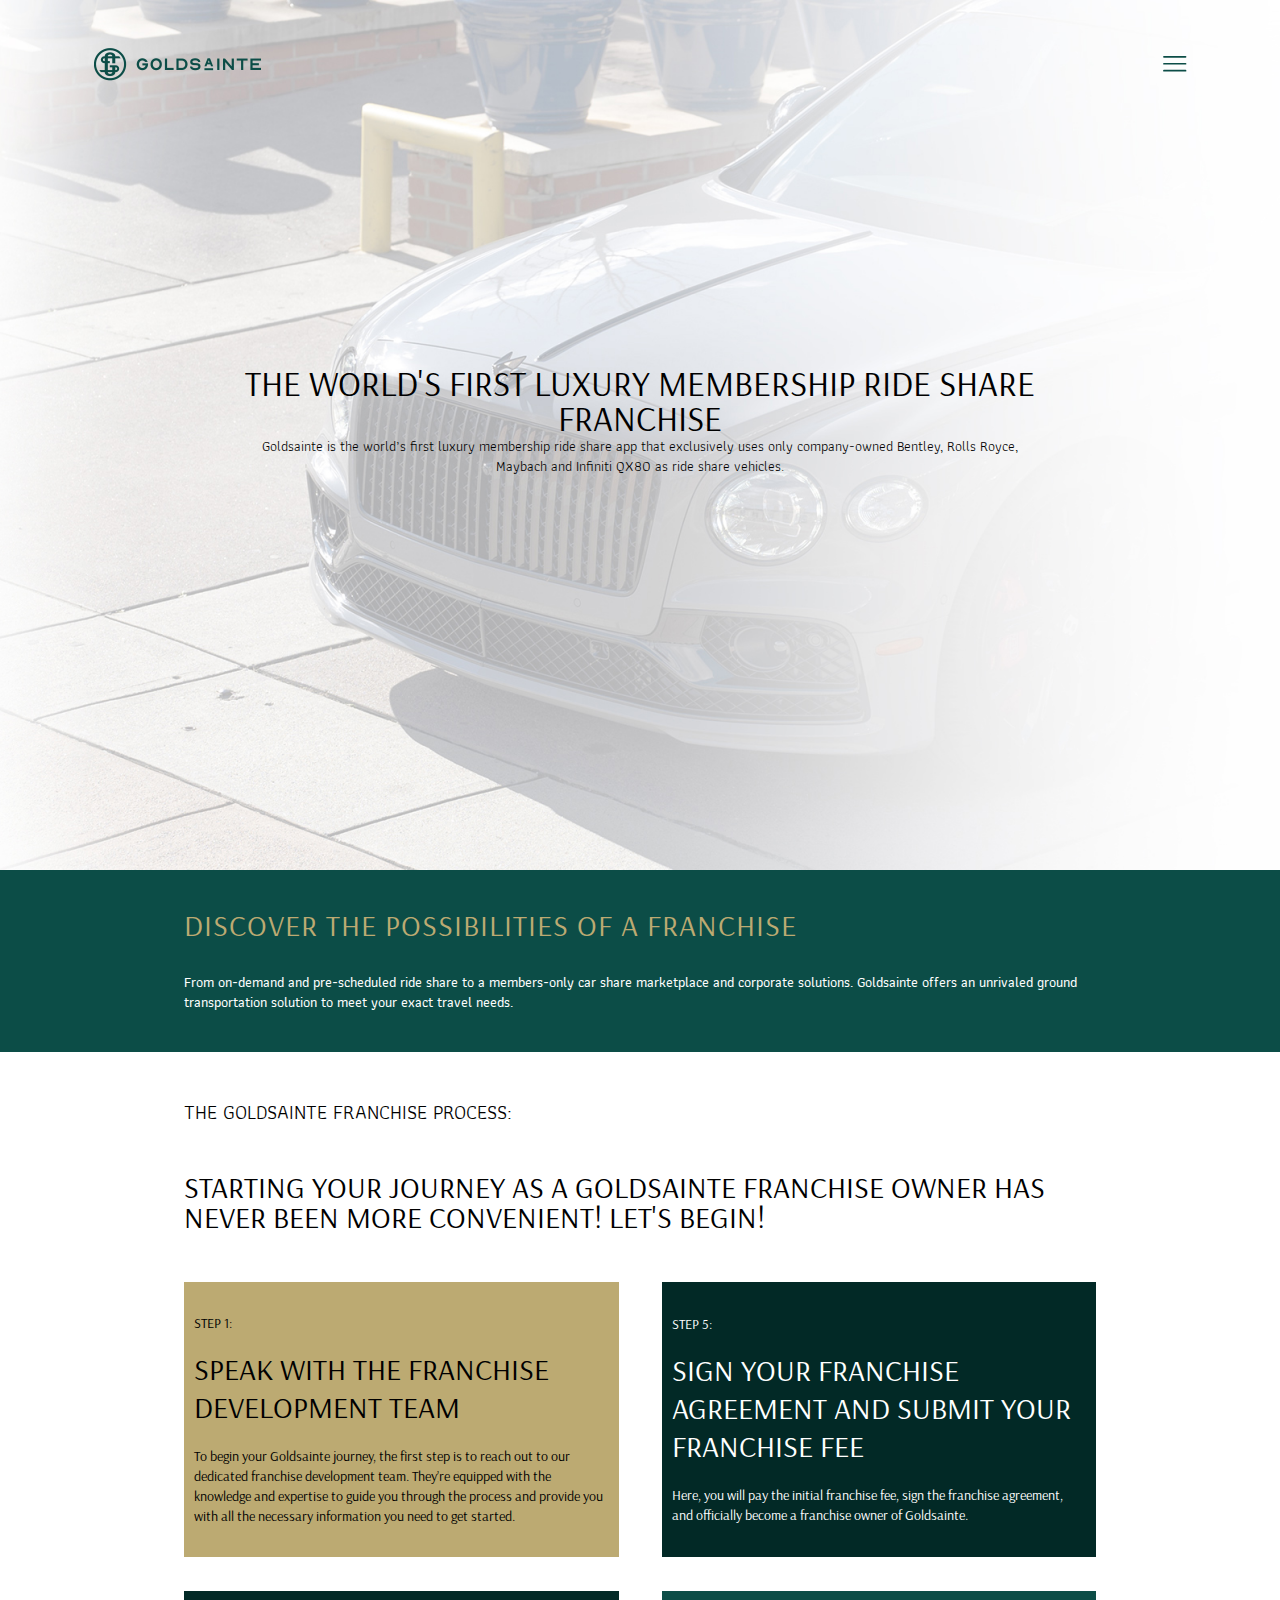
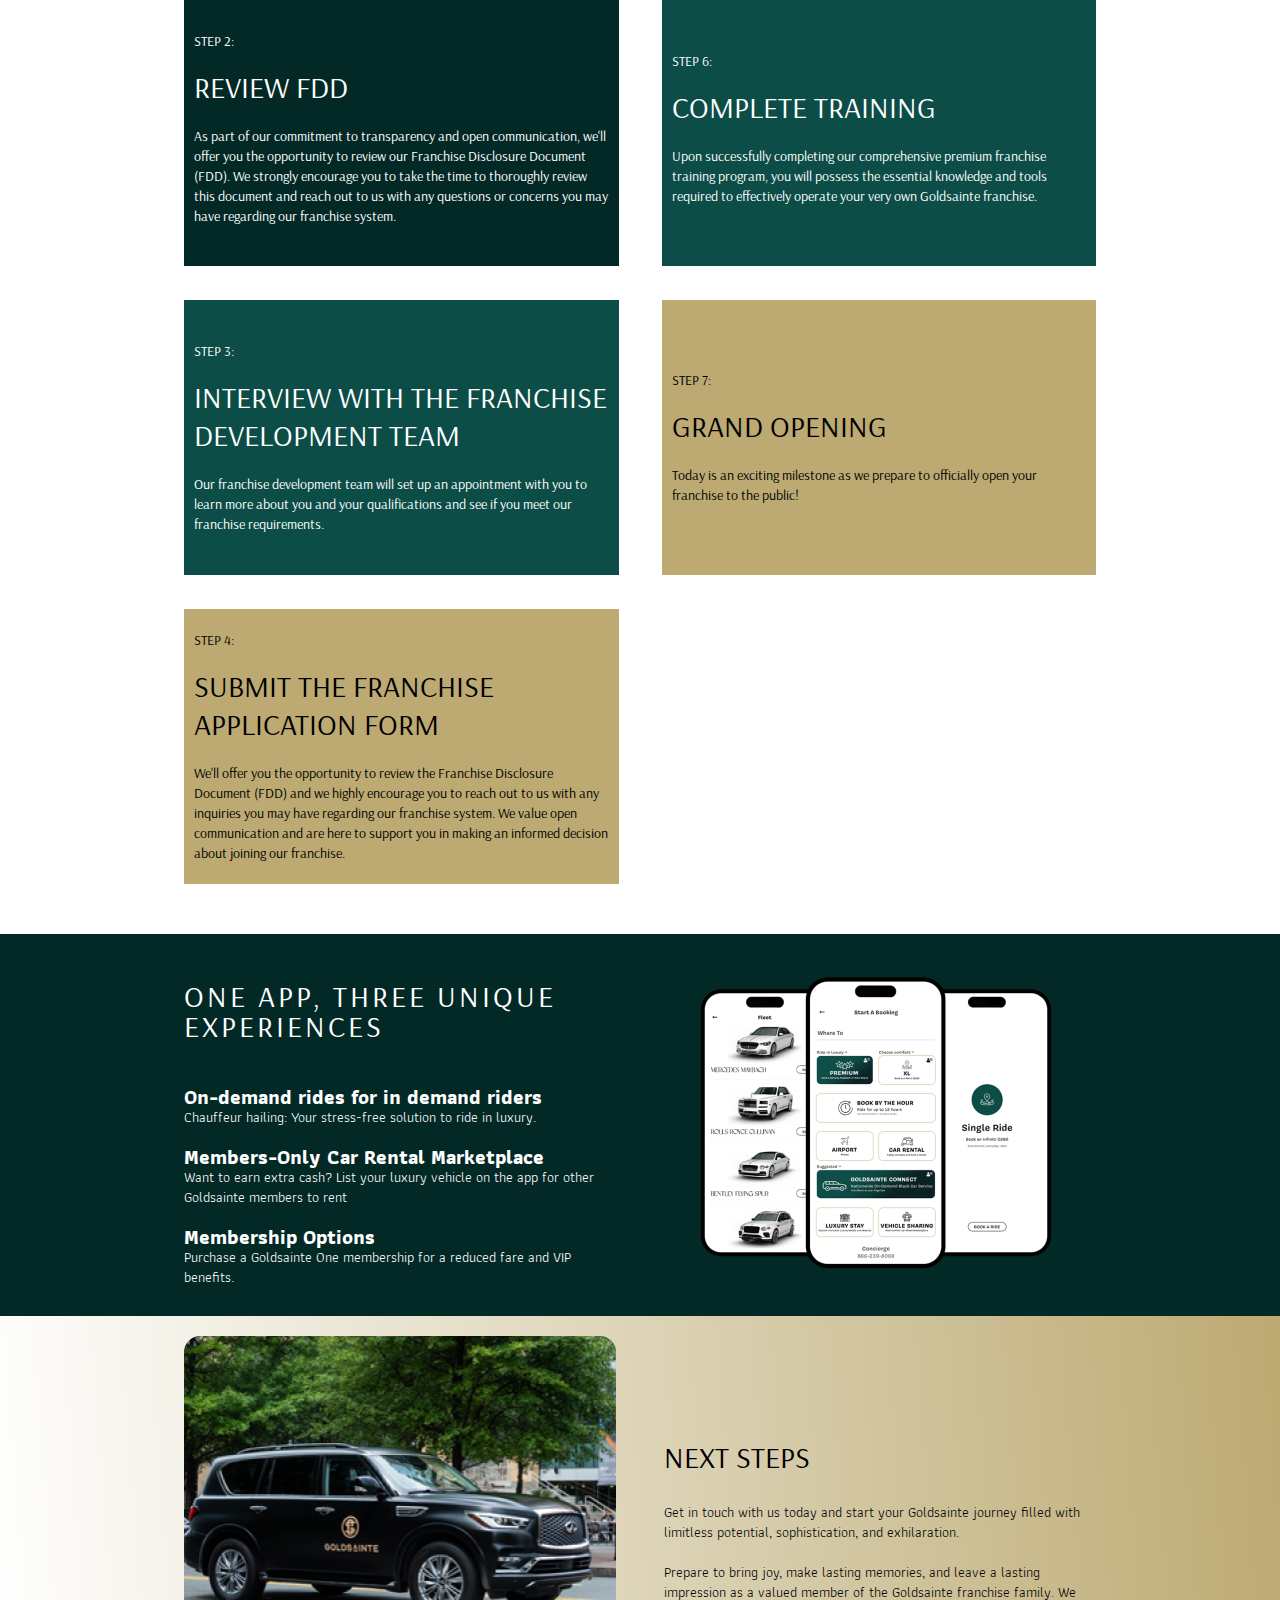
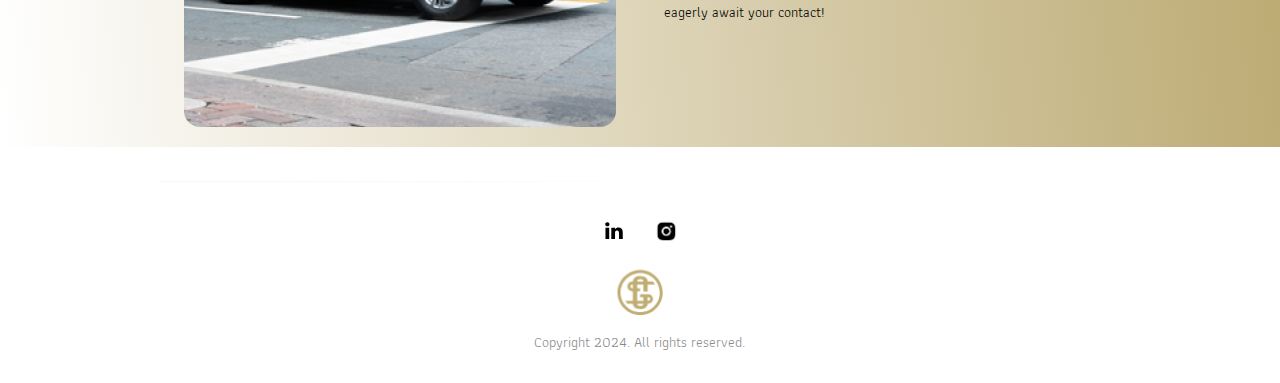
<file: franchisehome.html>
<!DOCTYPE html>
<html>
  <head>
    <meta charset="utf-8" />
    <meta name="viewport" content="initial-scale=1, width=device-width" />

    <link rel="stylesheet" href="./global.css" />
    <link rel="stylesheet" href="./franchisehome.css" />
    <link
      rel="stylesheet"
      href="https://fonts.googleapis.com/css2?family=Arsenal:wght@400;700&display=swap"
    />
    <link
      rel="stylesheet"
      href="https://fonts.googleapis.com/css2?family=Athiti:wght@400;500;600;700&display=swap"
    />
    <link
      rel="stylesheet"
      href="https://fonts.googleapis.com/css2?family=DM Sans:wght@400&display=swap"
    />

    <style>
      @font-face {
        :font-family: "Covik Sans";
        src: url("/public/Covik-Sans-Regular.otf");
        font-weight: 400;
      }
      @font-face {
        :font-family: "Covik Sans";
        src: url("/public/Covik-Sans-Bold.otf");
        font-weight: 700;
      }
      @font-face {
        :font-family: "Covik Sans";
        src: url("/public/Covik-Sans-Regular.otf");
        font-weight: 900;
      }
      @font-face {
        :font-family: "Chiffon";
        src: url("/public/Chiffon.otf");
        font-weight: 400;
      }
    </style>
  </head>
  <body>
    <div class="franchisehome">
      <div class="franchise-home-hero">
        <img
          class="franchise-home-hero-white-icon"
          alt=""
          src="./public/franchisehomeherowhite@2x.png"
        />

        <div class="franchise-home-hero-child"></div>
        <div class="franchise-home-hero-item"></div>
        <div class="franchise-home-hero-inner">
          <div class="frame-wrapper41">
            <div class="heading-parent37">
              <div class="heading41">
                THE WORLD'S FIRST LUXURY MEMBERSHIP RIDE SHARE FRANCHISE
              </div>
              <div class="paragraph75">
                Goldsainte is the world’s first luxury membership ride share app
                that exclusively uses only company-owned Bentley, Rolls Royce,
                Maybach and Infiniti QX80 as ride share vehicles.
              </div>
            </div>
          </div>
        </div>
        <div class="franchise-home-hero-inner1">
          <div class="frame-wrapper42">
            <div class="heading-parent38">
              <div class="heading42">
                THE WORLD'S FIRST LUXURY MEMBERSHIP RIDE SHARE FRANCHISE
              </div>
              <div class="paragraph76">
                Goldsainte is the world’s first luxury membership ride share app
                that exclusively uses only company-owned Bentley, Rolls Royce,
                Maybach and Infiniti QX80 as ride share vehicles.
              </div>
            </div>
          </div>
        </div>
        <div class="franchise-home-main-logo-nav">
          <a
            class="primary-horizontal-logo-gold-f1"
            href="./index.html"
            id="primaryHorizontalLogoGoldF"
          >
          </a>
          <button class="hamburger-menu8-wrapper" id="frameButton">
            <img
              class="hamburger-menu8-icon"
              alt=""
              src="./public/hamburgermenu12.svg"
            />
          </button>
        </div>
      </div>
      <div class="franchise-home-h1">
        <div class="heading-parent39">
          <div class="heading43">DISCOVER THE POSSIBILITIES of a franchise</div>
          <div class="paragraph77">
            From on-demand and pre-scheduled ride share to a members-only car
            share marketplace and corporate solutions. Goldsainte offers an
            unrivaled ground transportation solution to meet your exact travel
            needs.
          </div>
        </div>
      </div>
      <div class="franchise-home-h4">
        <div class="frame-parent34">
          <div class="headings-wrapper12">
            <div class="headings15">THE GOLDSAINTE FRANCHISE PROCESS:</div>
          </div>
          <div class="headings-wrapper13">
            <div class="headings16">
              Starting your journey as a Goldsainte Franchise Owner has never
              been more convenient! Let's begin!
            </div>
          </div>
          <div class="steps1-parent">
            <div class="steps1">
              <div class="speak">
                <div class="paragraph78">
                  <p class="chauffeur-hailing-your">
                    <span class="step-11">
                      <span class="step-12">Step 1:</span>
                    </span>
                  </p>
                  <p class="chauffeur-hailing-your">
                    <span class="step-11">
                      <span class="step-12">&nbsp;</span>
                    </span>
                  </p>
                  <p class="speak-with-the-franchise-devel">
                    <span class="step-11">
                      <span class="speak-with-the"
                        >Speak with the franchise development team</span
                      >
                    </span>
                  </p>
                  <p class="to-begin-your">&nbsp;</p>
                  <p class="to-begin-your">
                    To begin your Goldsainte journey, the first step is to reach
                    out to our dedicated franchise development team. They’re
                    equipped with the knowledge and expertise to guide you
                    through the process and provide you with all the necessary
                    information you need to get started.
                  </p>
                </div>
              </div>
              <div class="review-fdd">
                <div class="paragraph78">
                  <p class="chauffeur-hailing-your">
                    <span class="step-11">
                      <span class="step-12">Step 2:</span>
                    </span>
                  </p>
                  <p class="chauffeur-hailing-your">
                    <span class="step-11">
                      <span class="step-12">&nbsp;</span>
                    </span>
                  </p>
                  <p class="speak-with-the-franchise-devel">
                    <span class="step-11">
                      <span class="speak-with-the">Review FDD</span>
                    </span>
                  </p>
                  <p class="to-begin-your">&nbsp;</p>
                  <p class="to-begin-your">
                    As part of our commitment to transparency and open
                    communication, we'll offer you the opportunity to review our
                    Franchise Disclosure Document (FDD). We strongly encourage
                    you to take the time to thoroughly review this document and
                    reach out to us with any questions or concerns you may have
                    regarding our franchise system.
                  </p>
                </div>
              </div>
              <div class="interview">
                <div class="paragraph78">
                  <p class="chauffeur-hailing-your">
                    <span class="step-11">
                      <span class="step-12">Step 3:</span>
                    </span>
                  </p>
                  <p class="chauffeur-hailing-your">
                    <span class="step-11">
                      <span class="step-12">&nbsp;</span>
                    </span>
                  </p>
                  <p class="speak-with-the-franchise-devel">
                    <span class="step-11">
                      <span class="speak-with-the"
                        >Interview with the franchise development team</span
                      >
                    </span>
                  </p>
                  <p class="to-begin-your">&nbsp;</p>
                  <p class="to-begin-your">
                    Our franchise development team will set up an appointment
                    with you to learn more about you and your qualifications and
                    see if you meet our franchise requirements.
                  </p>
                </div>
              </div>
              <div class="speak">
                <div class="paragraph78">
                  <p class="chauffeur-hailing-your">
                    <span class="step-11">
                      <span class="step-12">Step 4:</span>
                    </span>
                  </p>
                  <p class="chauffeur-hailing-your">
                    <span class="step-11">
                      <span class="step-12">&nbsp;</span>
                    </span>
                  </p>
                  <p class="speak-with-the-franchise-devel">
                    <span class="step-11">
                      <span class="speak-with-the"
                        >Submit the franchise application form</span
                      >
                    </span>
                  </p>
                  <p class="to-begin-your">&nbsp;</p>
                  <p class="to-begin-your">
                    We'll offer you the opportunity to review the Franchise
                    Disclosure Document (FDD) and we highly encourage you to
                    reach out to us with any inquiries you may have regarding
                    our franchise system. We value open communication and are
                    here to support you in making an informed decision about
                    joining our franchise.
                  </p>
                </div>
              </div>
            </div>
            <div class="steps2">
              <div class="sign">
                <div class="paragraph78">
                  <p class="chauffeur-hailing-your">
                    <span class="step-11">
                      <span class="step-12">Step 5:</span>
                    </span>
                  </p>
                  <p class="chauffeur-hailing-your">
                    <span class="step-11">
                      <span class="step-12">&nbsp;</span>
                    </span>
                  </p>
                  <p class="speak-with-the-franchise-devel">
                    <span class="step-11">
                      <span class="speak-with-the"
                        >Sign your franchise agreement and submit your franchise
                        fee</span
                      >
                    </span>
                  </p>
                  <p class="to-begin-your">&nbsp;</p>
                  <p class="to-begin-your">
                    Here, you will pay the initial franchise fee, sign the
                    franchise agreement, and officially become a franchise owner
                    of Goldsainte.
                  </p>
                </div>
              </div>
              <div class="complete-training">
                <div class="paragraph78">
                  <p class="chauffeur-hailing-your">
                    <span class="step-11">
                      <span class="step-12">Step 6:</span>
                    </span>
                  </p>
                  <p class="chauffeur-hailing-your">
                    <span class="step-11">
                      <span class="step-12">&nbsp;</span>
                    </span>
                  </p>
                  <p class="speak-with-the-franchise-devel">
                    <span class="step-11">
                      <span class="speak-with-the">Complete Training</span>
                    </span>
                  </p>
                  <p class="to-begin-your">&nbsp;</p>
                  <p class="to-begin-your">
                    Upon successfully completing our comprehensive premium
                    franchise training program, you will possess the essential
                    knowledge and tools required to effectively operate your
                    very own Goldsainte franchise.
                  </p>
                </div>
              </div>
              <div class="grand-opening">
                <div class="paragraph78">
                  <p class="chauffeur-hailing-your">
                    <span class="step-11">
                      <span class="step-12">Step 7:</span>
                    </span>
                  </p>
                  <p class="chauffeur-hailing-your">
                    <span class="step-11">
                      <span class="step-12">&nbsp;</span>
                    </span>
                  </p>
                  <p class="speak-with-the-franchise-devel">
                    <span class="step-11">
                      <span class="speak-with-the">Grand Opening</span>
                    </span>
                  </p>
                  <p class="to-begin-your">&nbsp;</p>
                  <p class="to-begin-your">
                    Today is an exciting milestone as we prepare to officially
                    open your franchise to the public!
                  </p>
                </div>
              </div>
            </div>
          </div>
        </div>
      </div>
      <div class="franchise-home-h5">
        <div class="frame-three-experiences">
          <div class="frame-three-experiences-child"></div>
          <div class="frame-parent35">
            <div class="feature-title-wrapper1">
              <div class="feature-title18">
                ONE APP, THREE unique experiences
              </div>
            </div>
            <a
              class="title16"
              href="https://goldsainte69446.activehosted.com/f/13"
              target="_blank"
            >
              <p class="on-demand-rides-for-in-demand">
                <b>On-demand rides for in demand riders</b>
              </p>
              <p class="chauffeur-hailing-your">
                Chauffeur hailing: Your stress-free solution to ride in luxury.
              </p>
              <p class="chauffeur-hailing-your">&nbsp;</p>
              <p class="on-demand-rides-for-in-demand">
                <b>Members-Only Car Rental Marketplace</b>
              </p>
              <p class="chauffeur-hailing-your">
                Want to earn extra cash? List your luxury vehicle on the app for
                other Goldsainte members to rent
              </p>
              <p class="chauffeur-hailing-your">&nbsp;</p>
              <p class="on-demand-rides-for-in-demand">
                <b>Membership Options</b>
              </p>
              <p class="chauffeur-hailing-your">
                Purchase a Goldsainte One membership for a reduced fare and VIP
                benefits.
              </p>
            </a>
          </div>
          <img
            class="three-phones-goldsainte-app-icon"
            alt=""
            src="./public/threephonesgoldsainteapp@2x.png"
          />
        </div>
      </div>
      <div class="franchise-home-h6">
        <div class="frame-three-experiences">
          <div class="frame-three-experiences-child"></div>
          <img
            class="qx80-charlotte-city-pickup-icon"
            alt=""
            src="./public/qx80charlottecitypickup@2x.png"
          />

          <div class="frame-parent36">
            <div class="feature-title-wrapper2">
              <div class="feature-title19">NEXT STEPS</div>
            </div>
            <a
              class="title17"
              href="https://goldsainte69446.activehosted.com/f/13"
              target="_blank"
            >
              <p class="chauffeur-hailing-your">
                Get in touch with us today and start your Goldsainte journey
                filled with limitless potential, sophistication, and
                exhilaration.
              </p>
              <p class="chauffeur-hailing-your">&nbsp;</p>
              <p class="chauffeur-hailing-your">
                Prepare to bring joy, make lasting memories, and leave a lasting
                impression as a valued member of the Goldsainte franchise
                family. We eagerly await your contact!
              </p>
            </a>
          </div>
        </div>
      </div>
      <div class="_form_13"></div><script src="https://goldsainte69446.activehosted.com/f/embed.php?id=13" charset="utf-8"></script>
      <div class="franchise-home-footer">
        <div class="frame-frame-399501-wrapper">
          <div class="frame-frame-399501">
            <div class="heading-parent40">
              <b class="heading44">Request Franchise Information</b>
              <div class="paragraph85">
                <span class="click4">Click</span>
                <span class="span13"> </span>
                <a
                  class="here8"
                  href="https://goldsainte69446.activehosted.com/f/13"
                  target="_blank"
                >
                  <span class="here9">here</span>
                </a>
              </div>
            </div>
            <div class="divider-wrapper9">
              <img class="divider-icon11" alt="" src="./public/divider.svg" />
            </div>
            <div class="contact-info5-parent">
              <div class="contact-info5">
                <div class="social-media-container-wrapper2">
                  <div class="social-media-container5">
                    <img
                      class="social-media-icon-squarelinke11"
                      alt=""
                      src="./public/social-media-icon-squareinstagram1.svg"
                      id="socialMediaIconSquareLinke"
                    />

                    <img
                      class="social-media-icon-squareinsta11"
                      alt=""
                      src="./public/social-media-icon-squareinstagram21@2x.png"
                      id="socialMediaIconSquareInsta"
                    />
                  </div>
                </div>
              </div>
              <img
                class="goldsainte-gold-logo-franchise-icon3"
                alt=""
                src="./public/goldsaintegoldlogoaboutus@2x.png"
              />

              <div class="email11">Copyright 2024. All rights reserved.</div>
            </div>
          </div>
        </div>
      </div>
    </div>

    <div id="menufranchise" class="popup-overlay" style="display: none">
      <div class="menufranchise" data-animate-on-scroll>
        <img
          class="logomark-seal-green-2-icon"
          alt=""
          src="./public/logomarksealgreen-2@2x.png"
        />

        <div class="sections">
          <a class="franchise-home" href="./franchisehome.html"
            >FRANCHISE home
          </a>
          <div class="sections-child"></div>
          <a class="franchise-home" href="./franchisemodel.html"
            >FRANCHISE MODEL
          </a>
          <div class="sections-child"></div>
          <a class="franchise-home" href="./whychooseus.html">why choose us</a>
          <div class="sections-child"></div>
          <a class="franchise-home" href="./territoriesavailable.html"
            >Territories Available</a
          >
          <div class="sections-child"></div>
          <a class="franchise-home" href="./franchiseinvestment.html"
            >INVESTMENT</a
          >
        </div>
      </div>
    </div>

    <script>
      var scrollAnimElements = document.querySelectorAll("[data-animate-on-scroll]");
      var observer = new IntersectionObserver(
        (entries) => {
          for (const entry of entries) {
            if (entry.isIntersecting || entry.intersectionRatio > 0) {
              const targetElement = entry.target;
              targetElement.classList.add("animate");
              observer.unobserve(targetElement);
            }
          }
        },
        {
          threshold: 0.15,
        }
      );
      
      for (let i = 0; i < scrollAnimElements.length; i++) {
        observer.observe(scrollAnimElements[i]);
      }
      
      var primaryHorizontalLogoGoldF = document.getElementById(
        "primaryHorizontalLogoGoldF"
      );
      if (primaryHorizontalLogoGoldF) {
        primaryHorizontalLogoGoldF.addEventListener("click", function (e) {
          window.location.href = "./index1.html";
        });
      }
      
      var frameButton = document.getElementById("frameButton");
      if (frameButton) {
        frameButton.addEventListener("click", function () {
          var drawerOverlay = document.getElementById("menufranchise");
          if (!drawerOverlay) return;
          var drawerOverlayStyle = drawerOverlay.style;
          if (drawerOverlayStyle) {
            drawerOverlayStyle.display = "flex";
            drawerOverlayStyle.zIndex = 99;
            drawerOverlayStyle.backgroundColor = "rgba(113, 113, 113, 0.3)";
            drawerOverlayStyle.alignItems = "flex-start";
            drawerOverlayStyle.justifyContent = "";
          }
          drawerOverlay.setAttribute("closable", "");
      
          var onClick =
            drawerOverlay.onClick ||
            function (e) {
              if (
                e.target === drawerOverlay &&
                drawerOverlay.hasAttribute("closable")
              ) {
                drawerOverlayStyle.display = "none";
              }
            };
          drawerOverlay.addEventListener("click", onClick);
        });
      }
      
      var socialMediaIconSquareLinke = document.getElementById(
        "socialMediaIconSquareLinke"
      );
      if (socialMediaIconSquareLinke) {
        socialMediaIconSquareLinke.addEventListener("click", function () {
          window.open("https://www.linkedin.com/company/goldsainte/mycompany/");
        });
      }
      
      var socialMediaIconSquareInsta = document.getElementById(
        "socialMediaIconSquareInsta"
      );
      if (socialMediaIconSquareInsta) {
        socialMediaIconSquareInsta.addEventListener("click", function () {
          window.open("https://www.instagram.com/goldsainte/");
        });
      }
      </script>
  </body>
</html>
</file>
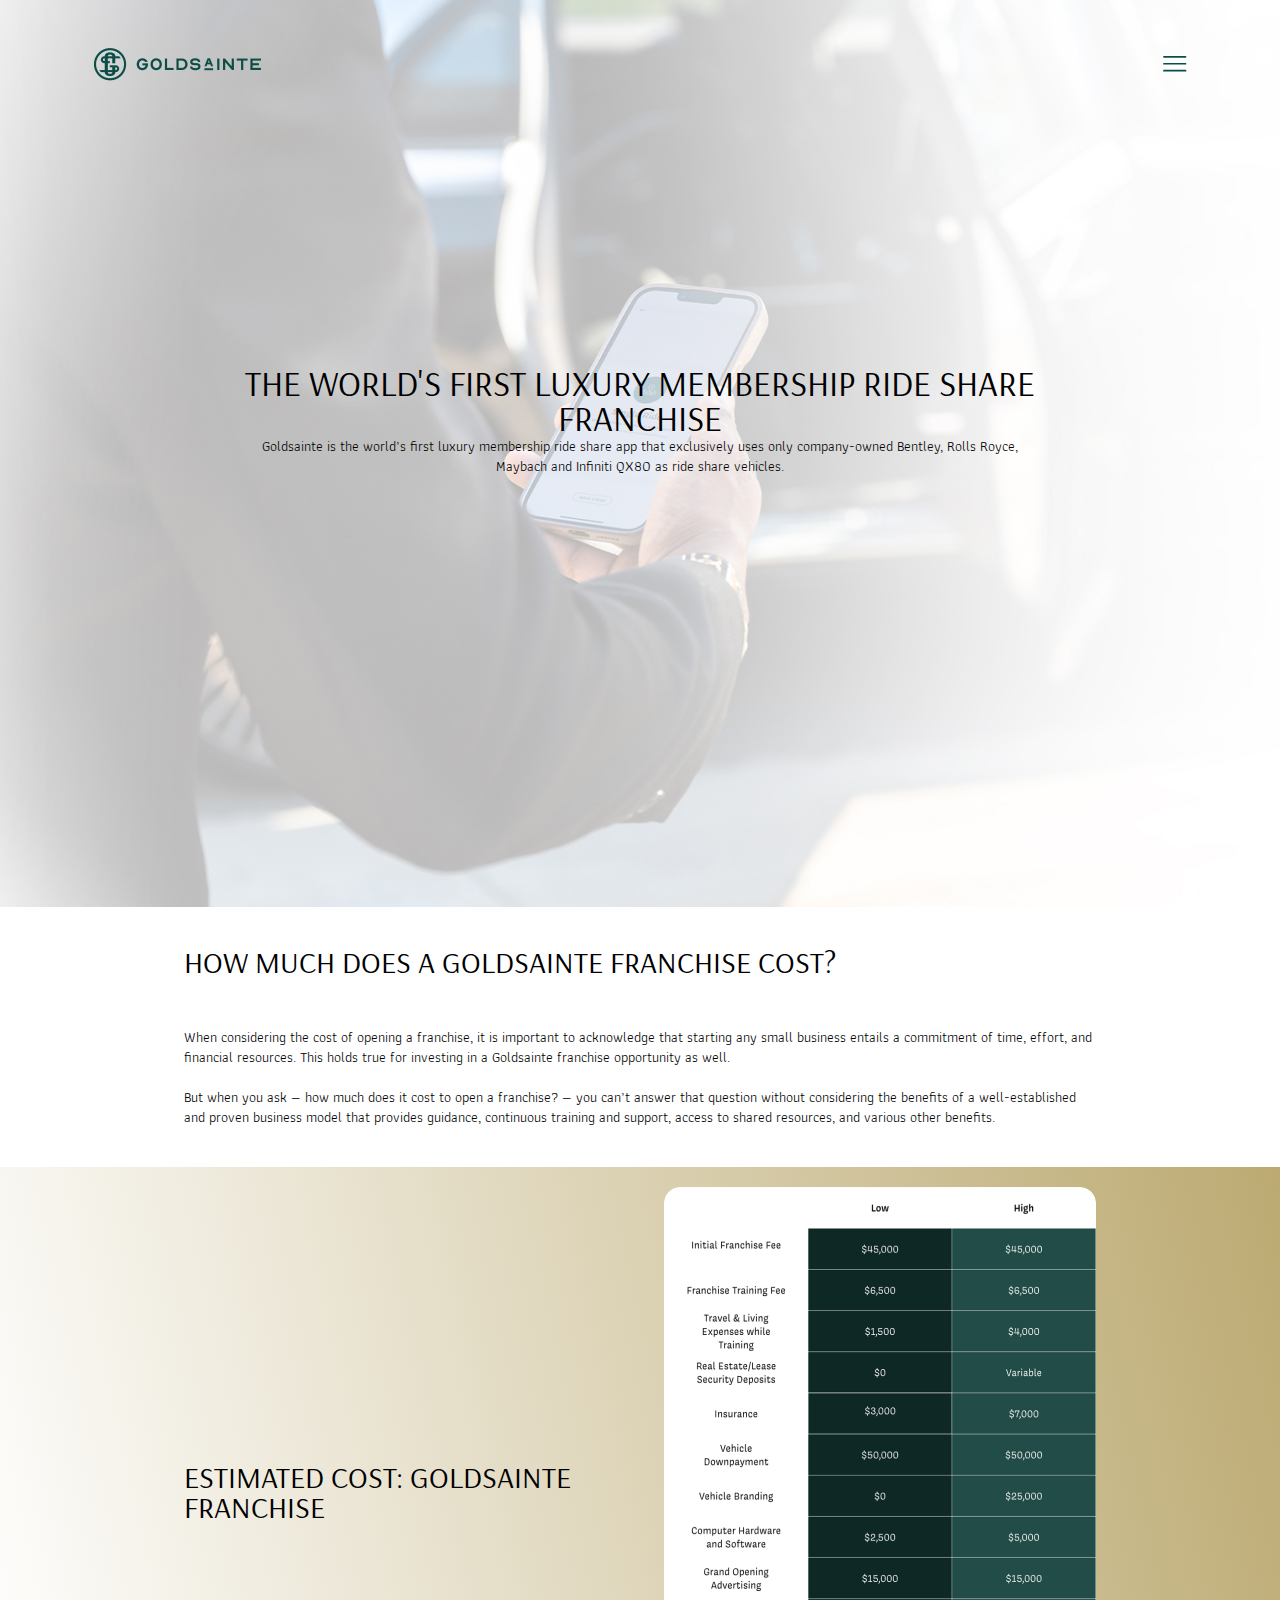
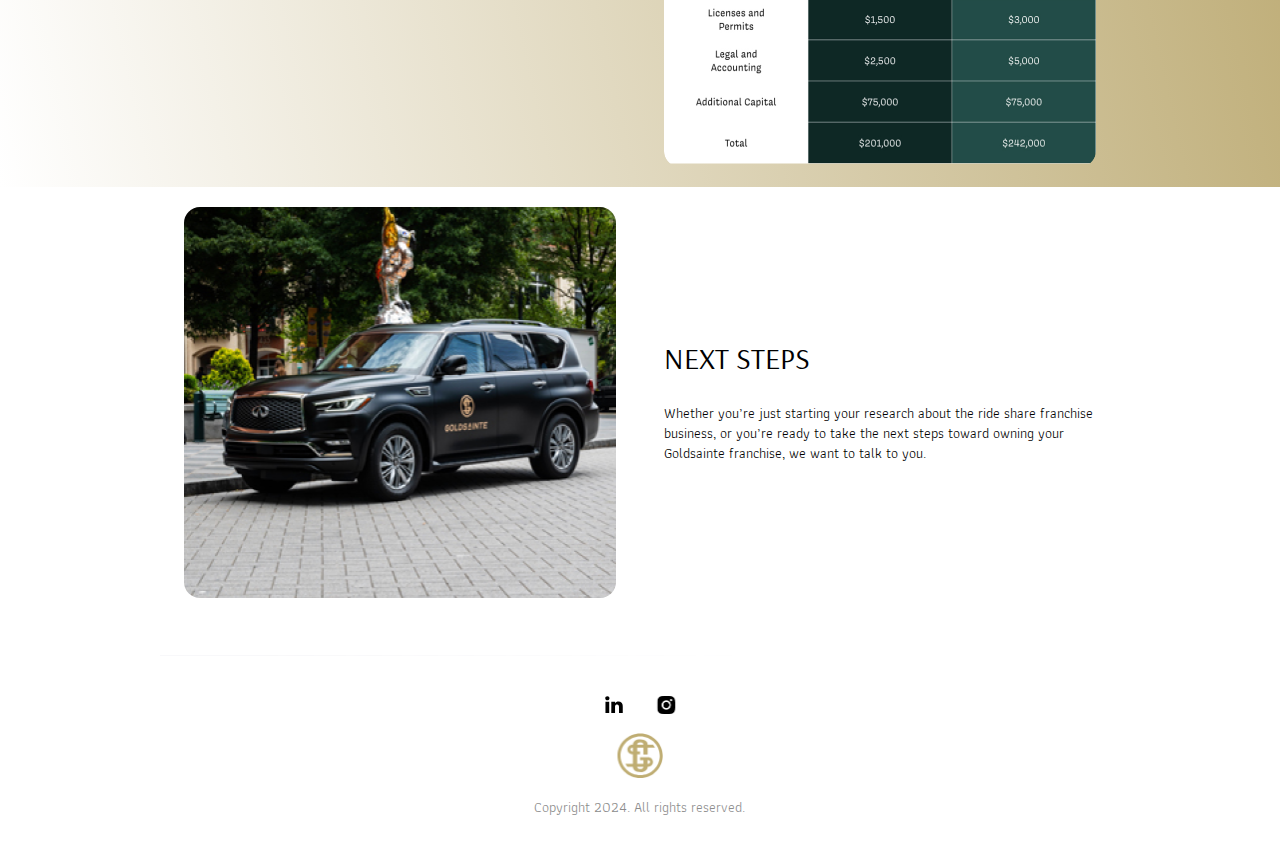
<file: franchiseinvestment.html>
<!DOCTYPE html>
<html>
  <head>
    <meta charset="utf-8" />
    <meta name="viewport" content="initial-scale=1, width=device-width" />

    <link rel="stylesheet" href="./global.css" />
    <link rel="stylesheet" href="./franchiseinvestment.css" />
    <link
      rel="stylesheet"
      href="https://fonts.googleapis.com/css2?family=Arsenal:wght@400;700&display=swap"
    />
    <link
      rel="stylesheet"
      href="https://fonts.googleapis.com/css2?family=Athiti:wght@400;500;600;700&display=swap"
    />
    <link
      rel="stylesheet"
      href="https://fonts.googleapis.com/css2?family=DM Sans:wght@400&display=swap"
    />

    <style>
      @font-face {
        :font-family: "Covik Sans";
        src: url("/public/Covik-Sans-Regular.otf");
        font-weight: 400;
      }
      @font-face {
        :font-family: "Covik Sans";
        src: url("/public/Covik-Sans-Bold.otf");
        font-weight: 700;
      }
      @font-face {
        :font-family: "Covik Sans";
        src: url("/public/Covik-Sans-Regular.otf");
        font-weight: 900;
      }
      @font-face {
        :font-family: "Chiffon";
        src: url("/public/Chiffon.otf");
        font-weight: 400;
      }
    </style>
  </head>
  <body>
    <div class="franchiseinvestment">
      <div class="franchise-investment-available">
        <img
          class="franchise-investment-hero-1-icon"
          alt=""
          src="./public/franchiseinvestmenthero-1@2x.png"
        />

        <div class="franchise-investment-available-inner">
          <div class="frame-wrapper39">
            <div class="heading-parent33">
              <div class="heading37">
                THE WORLD'S FIRST LUXURY MEMBERSHIP RIDE SHARE FRANCHISE
              </div>
              <div class="paragraph71">
                Goldsainte is the world’s first luxury membership ride share app
                that exclusively uses only company-owned Bentley, Rolls Royce,
                Maybach and Infiniti QX80 as ride share vehicles.
              </div>
            </div>
          </div>
        </div>
        <div class="franchise-investment-available-child">
          <div class="frame-wrapper39">
            <div class="heading-parent34">
              <div class="heading38">
                THE WORLD'S FIRST LUXURY MEMBERSHIP RIDE SHARE FRANCHISE
              </div>
              <div class="paragraph71">
                Goldsainte is the world’s first luxury membership ride share app
                that exclusively uses only company-owned Bentley, Rolls Royce,
                Maybach and Infiniti QX80 as ride share vehicles.
              </div>
            </div>
          </div>
        </div>
        <div class="franchise-investment-main-logo">
          <a
            class="primary-horizontal-logo-green-6"
            href="./index.html"
            id="primaryHorizontalLogoGreen"
          >
          </a>
          <button class="hamburger-menu111" id="hamburgerMenu11">
            <img
              class="vector-icon2"
              alt=""
              src="./public/hamburgermenu12.svg"
            />
          </button>
        </div>
      </div>
      <div class="franchise-investment-h1">
        <div class="heading-parent35">
          <div class="heading39">
            HOW MUCH DOES A GOLDSAINTE FRANCHISE COST?
          </div>
          <div class="paragraph73">
            <p class="when-considering-the">
              When considering the cost of opening a franchise, it is important
              to acknowledge that starting any small business entails a
              commitment of time, effort, and financial resources. This holds
              true for investing in a Goldsainte franchise opportunity as well.
            </p>
            <p class="when-considering-the">&nbsp;</p>
            <p class="when-considering-the">
              But when you ask — how much does it cost to open a franchise? —
              you can’t answer that question without considering the benefits of
              a well-established and proven business model that provides
              guidance, continuous training and support, access to shared
              resources, and various other benefits.
            </p>
          </div>
        </div>
      </div>
      <div class="franchise-investment-h2">
        <div class="estimated-cost">
          <div class="estimated-costframe">
            <div class="feature-title17">
              Estimated Cost: GOLDSAINTE FRANCHISE
            </div>
            <img
              class="estimated-cost-chart-icon"
              alt=""
              src="./public/estimatedcostchart@2x.png"
            />
          </div>
        </div>
      </div>
      <div class="franchise-investment-h3">
        <div class="frame-next-steps">
          <img
            class="goldsainte-carshare-pickup-cha-icon"
            alt=""
            src="./public/goldsaintecarsharepickupcharlottencqx80ride@2x.png"
          />

          <div class="text-text">
            <div class="header-frame1">
              <div class="title15">NEXT STEPS</div>
            </div>
            <div class="body4">
              Whether you’re just starting your research about the ride share
              franchise business, or you’re ready to take the next steps toward
              owning your Goldsainte franchise, we want to talk to you.
            </div>
          </div>
        </div>
      </div>
      <div class="franchise-investment-footer">
        <div class="franchise-investment-footer-inner">
          <div class="frame-parent33">
            <div class="heading-parent36">
              <b class="heading40">Request Franchise Information</b>
              <div class="paragraph74">
                <span class="click3">Click</span>
                <span class="span12"> </span>
                <a
                  class="here6"
                  href="https://goldsainte69446.activehosted.com/f/13"
                  target="_blank"
                >
                  <span class="here7">here</span>
                </a>
              </div>
            </div>
            <div class="divider-wrapper8">
              <img class="divider-icon10" alt="" src="./public/divider.svg" />
            </div>
            <div class="contact-info-1-parent">
              <div class="contact-info-1">
                <div class="social-media-container-wrapper1">
                  <div class="social-media-container4">
                    <img
                      class="social-media-icon-squarelinke10"
                      alt=""
                      src="./public/social-media-icon-squareinstagram1.svg"
                      id="socialMediaIconSquareLinke"
                    />

                    <img
                      class="social-media-icon-squareinsta10"
                      alt=""
                      src="./public/social-media-icon-squareinstagram211@2x.png"
                      id="socialMediaIconSquareInsta"
                    />
                  </div>
                </div>
              </div>
              <img
                class="goldsainte-gold-logo-franchise-icon2"
                alt=""
                src="./public/goldsaintegoldlogofranchiseinvestment@2x.png"
              />

              <div class="email10">Copyright 2024. All rights reserved.</div>
            </div>
          </div>
        </div>
      </div>
    </div>

    <div id="menufranchise" class="popup-overlay" style="display: none">
      <div class="menufranchise" data-animate-on-scroll>
        <img
          class="logomark-seal-green-2-icon"
          alt=""
          src="./public/logomarksealgreen-2@2x.png"
        />

        <div class="sections">
          <a class="franchise-home" href="./franchisehome.html"
            >FRANCHISE home
          </a>
          <div class="sections-child"></div>
          <a class="franchise-home" href="./franchisemodel.html"
            >FRANCHISE MODEL
          </a>
          <div class="sections-child"></div>
          <a class="franchise-home" href="./whychooseus.html">why choose us</a>
          <div class="sections-child"></div>
          <a class="franchise-home" href="./territoriesavailable.html"
            >Territories Available</a
          >
          <div class="sections-child"></div>
          <a class="franchise-home" href="./franchiseinvestment.html"
            >INVESTMENT</a
          >
        </div>
      </div>
    </div>

    <script>
      var scrollAnimElements = document.querySelectorAll("[data-animate-on-scroll]");
      var observer = new IntersectionObserver(
        (entries) => {
          for (const entry of entries) {
            if (entry.isIntersecting || entry.intersectionRatio > 0) {
              const targetElement = entry.target;
              targetElement.classList.add("animate");
              observer.unobserve(targetElement);
            }
          }
        },
        {
          threshold: 0.15,
        }
      );
      
      for (let i = 0; i < scrollAnimElements.length; i++) {
        observer.observe(scrollAnimElements[i]);
      }
      
      var primaryHorizontalLogoGreen = document.getElementById(
        "primaryHorizontalLogoGreen"
      );
      if (primaryHorizontalLogoGreen) {
        primaryHorizontalLogoGreen.addEventListener("click", function (e) {
          window.location.href = "./index1.html";
        });
      }
      
      var hamburgerMenu11 = document.getElementById("hamburgerMenu11");
      if (hamburgerMenu11) {
        hamburgerMenu11.addEventListener("click", function () {
          var drawerOverlay = document.getElementById("menufranchise");
          if (!drawerOverlay) return;
          var drawerOverlayStyle = drawerOverlay.style;
          if (drawerOverlayStyle) {
            drawerOverlayStyle.display = "flex";
            drawerOverlayStyle.zIndex = 99;
            drawerOverlayStyle.backgroundColor = "rgba(113, 113, 113, 0.3)";
            drawerOverlayStyle.alignItems = "flex-start";
            drawerOverlayStyle.justifyContent = "";
          }
          drawerOverlay.setAttribute("closable", "");
      
          var onClick =
            drawerOverlay.onClick ||
            function (e) {
              if (
                e.target === drawerOverlay &&
                drawerOverlay.hasAttribute("closable")
              ) {
                drawerOverlayStyle.display = "none";
              }
            };
          drawerOverlay.addEventListener("click", onClick);
        });
      }
      
      var socialMediaIconSquareLinke = document.getElementById(
        "socialMediaIconSquareLinke"
      );
      if (socialMediaIconSquareLinke) {
        socialMediaIconSquareLinke.addEventListener("click", function () {
          window.open("https://www.linkedin.com/company/goldsainte/mycompany/");
        });
      }
      
      var socialMediaIconSquareInsta = document.getElementById(
        "socialMediaIconSquareInsta"
      );
      if (socialMediaIconSquareInsta) {
        socialMediaIconSquareInsta.addEventListener("click", function () {
          window.open("https://www.instagram.com/goldsainte/");
        });
      }
      </script>
  </body>
</html>
</file>
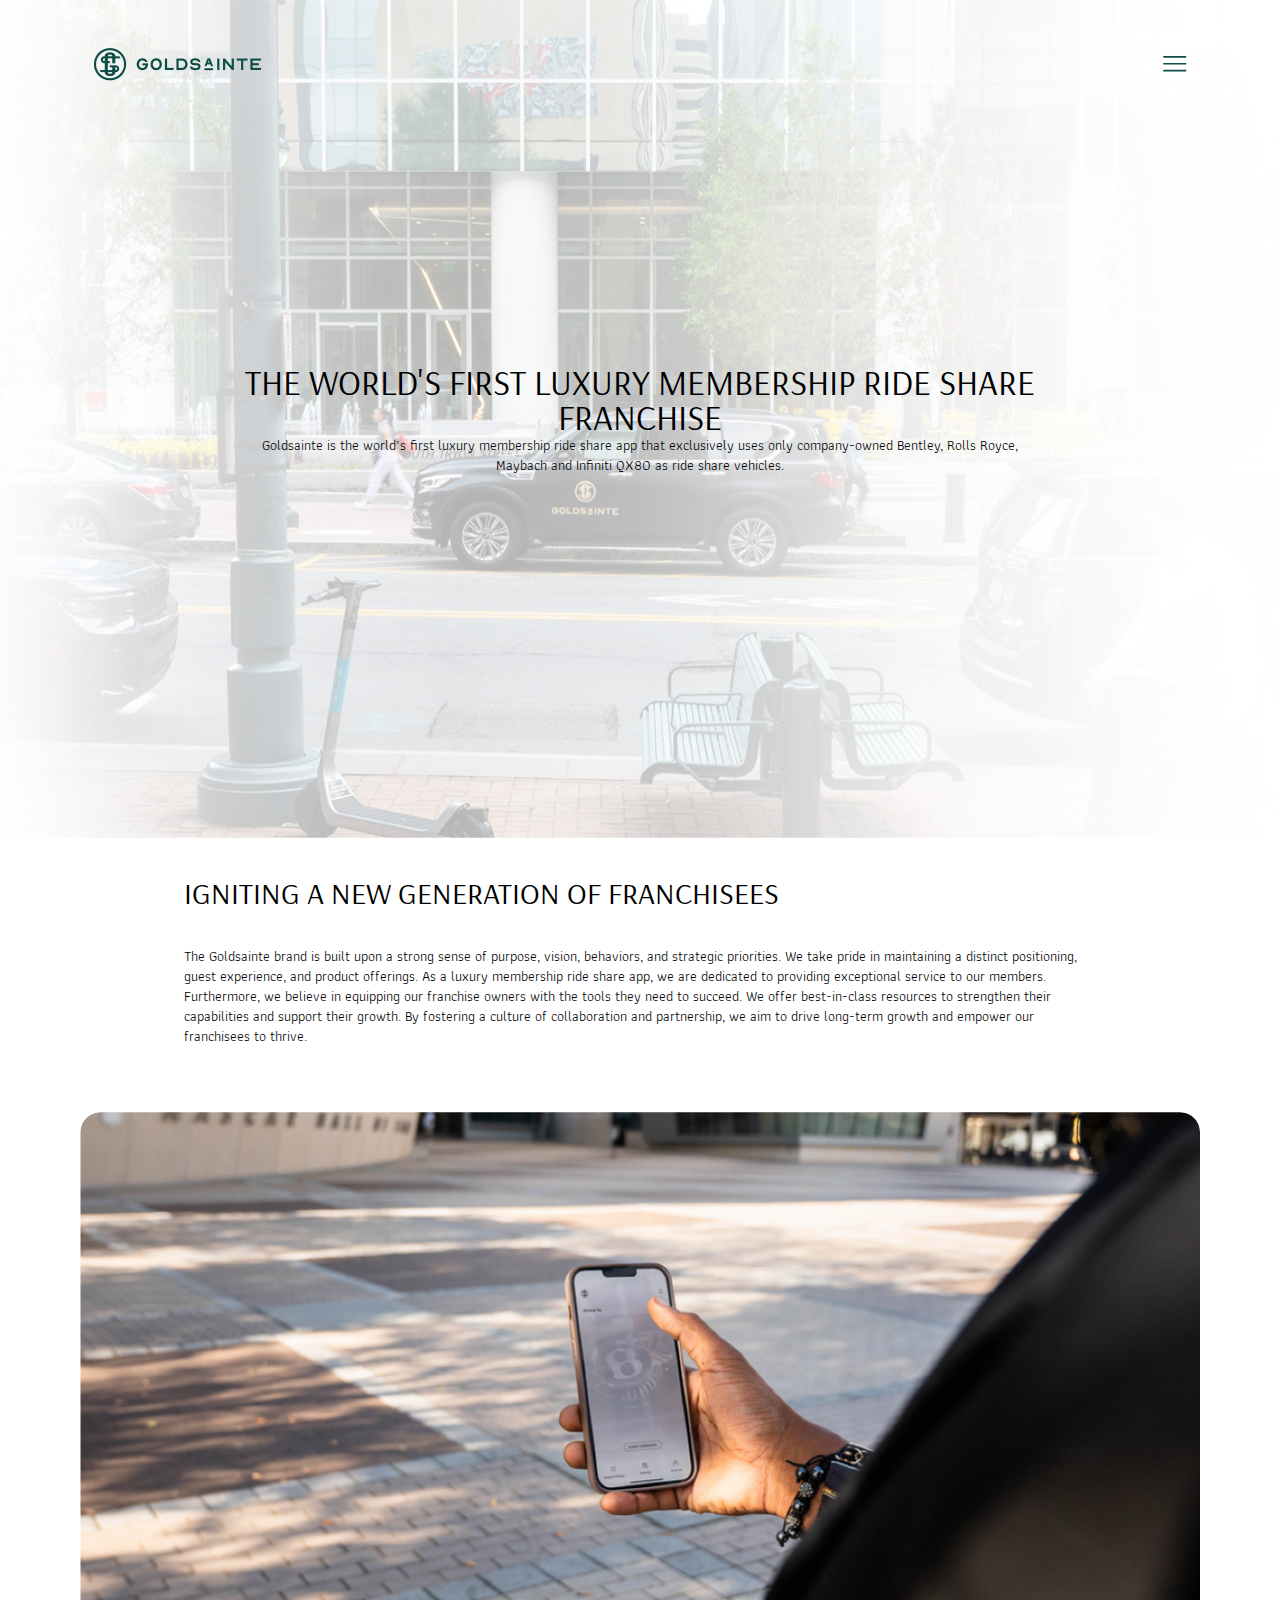
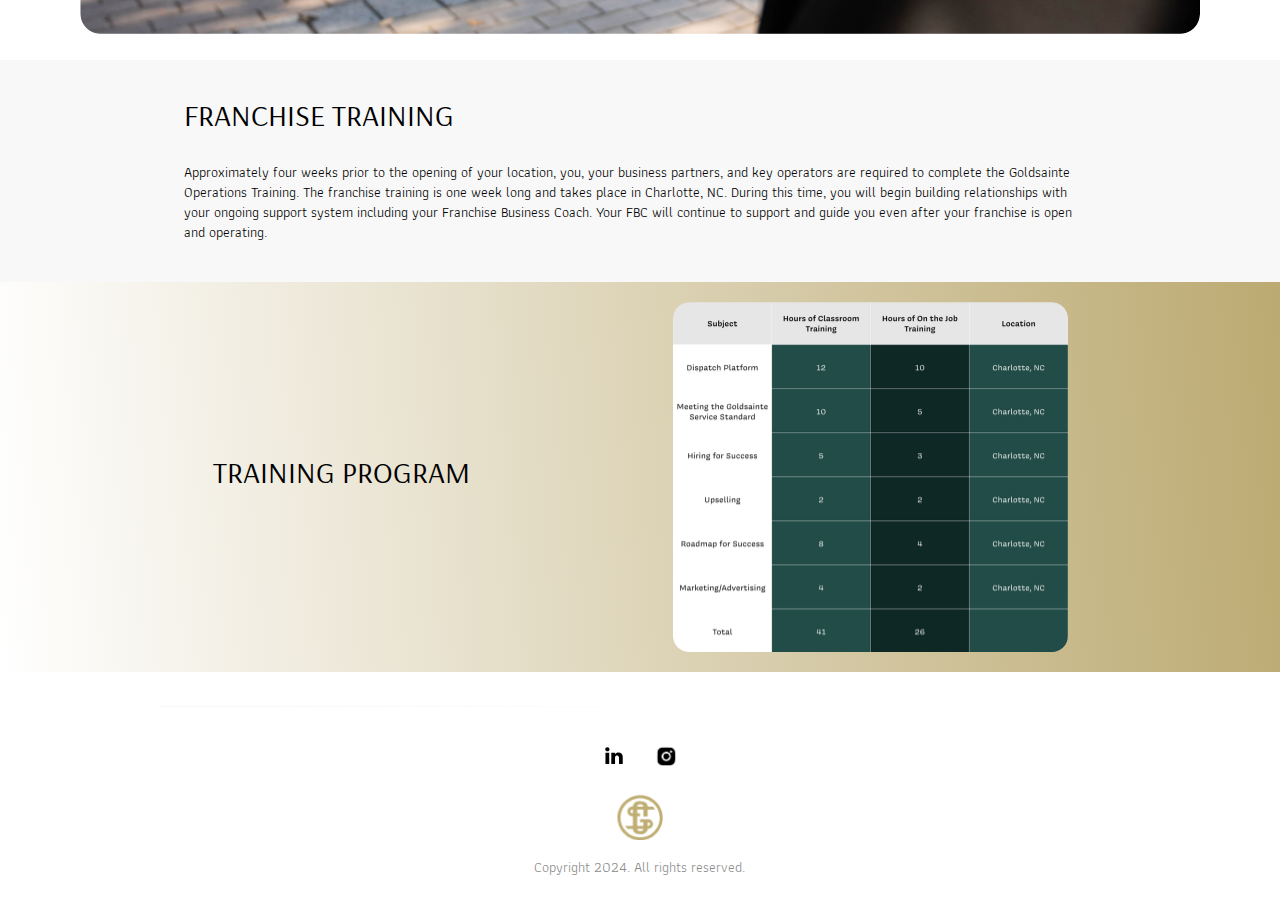
<file: franchisemodel.html>
<!DOCTYPE html>
<html>
  <head>
    <meta charset="utf-8" />
    <meta name="viewport" content="initial-scale=1, width=device-width" />

    <link rel="stylesheet" href="./global.css" />
    <link rel="stylesheet" href="./franchisemodel.css" />
    <link
      rel="stylesheet"
      href="https://fonts.googleapis.com/css2?family=Arsenal:wght@400;700&display=swap"
    />
    <link
      rel="stylesheet"
      href="https://fonts.googleapis.com/css2?family=Athiti:wght@400;500;600;700&display=swap"
    />
    <link
      rel="stylesheet"
      href="https://fonts.googleapis.com/css2?family=DM Sans:wght@400&display=swap"
    />

    <style>
      @font-face {
        :font-family: "Covik Sans";
        src: url("/public/Covik-Sans-Regular.otf");
        font-weight: 400;
      }
      @font-face {
        :font-family: "Covik Sans";
        src: url("/public/Covik-Sans-Bold.otf");
        font-weight: 700;
      }
      @font-face {
        :font-family: "Covik Sans";
        src: url("/public/Covik-Sans-Regular.otf");
        font-weight: 900;
      }
      @font-face {
        :font-family: "Chiffon";
        src: url("/public/Chiffon.otf");
        font-weight: 400;
      }
    </style>
  </head>
  <body>
    <div class="franchisemodel">
      <div class="franchisemodelhero">
        <img
          class="franchisemodelhero-white1-icon"
          alt=""
          src="./public/franchisemodelherowhite1@2x.png"
        />

        <div class="franchisemodelhero-child"></div>
        <div class="franchisemodelhero-item"></div>
        <div class="franchisemodelhero-inner">
          <div class="frame-wrapper2">
            <div class="heading-parent3">
              <div class="heading5">
                THE WORLD'S FIRST LUXURY MEMBERSHIP RIDE SHARE FRANCHISE
              </div>
              <div class="paragraph15">
                Goldsainte is the world’s first luxury membership ride share app
                that exclusively uses only company-owned Bentley, Rolls Royce,
                Maybach and Infiniti QX80 as ride share vehicles.
              </div>
            </div>
          </div>
        </div>
        <div class="franchisemodelhero-inner1">
          <div class="frame-wrapper2">
            <div class="heading-parent4">
              <div class="heading6">
                THE WORLD'S FIRST LUXURY MEMBERSHIP RIDE SHARE FRANCHISE
              </div>
              <div class="paragraph16">
                Goldsainte is the world’s first luxury membership ride share app
                that exclusively uses only company-owned Bentley, Rolls Royce,
                Maybach and Infiniti QX80 as ride share vehicles.
              </div>
            </div>
          </div>
        </div>
        <div class="franchise-model-main-logo-nav">
          <a
            class="primary-horizontal-logo-gold-m"
            href="./index.html"
            id="primaryHorizontalLogoGoldM"
          >
          </a>
          <button class="button" id="button">
            <img
              class="hamburger-menu9-icon"
              alt=""
              src="./public/hamburgermenu12.svg"
            />
          </button>
        </div>
      </div>
      <div class="franchisemodel-h1">
        <div class="heading-parent5">
          <div class="heading7">IGNITING A NEW GENERATION OF FRANCHISEES</div>
          <div class="paragraph17">
            The Goldsainte brand is built upon a strong sense of purpose,
            vision, behaviors, and strategic priorities. We take pride in
            maintaining a distinct positioning, guest experience, and product
            offerings. As a luxury membership ride share app, we are dedicated
            to providing exceptional service to our members. Furthermore, we
            believe in equipping our franchise owners with the tools they need
            to succeed. We offer best-in-class resources to strengthen their
            capabilities and support their growth. By fostering a culture of
            collaboration and partnership, we aim to drive long-term growth and
            empower our franchisees to thrive.
          </div>
        </div>
      </div>
      <div class="franchisemodel-h2">
        <div class="image-placeholder">
          <img
            class="man-holding-phone-city-pickup-icon"
            alt=""
            src="./public/manholdingphonecitypickup@2x.png"
          />
        </div>
      </div>
      <div class="franchisemodel-h3">
        <div class="heading-parent6">
          <div class="heading8">Franchise Training</div>
          <div class="paragraph18">
            Approximately four weeks prior to the opening of your location, you,
            your business partners, and key operators are required to complete
            the Goldsainte Operations Training. The franchise training is one
            week long and takes place in Charlotte, NC. During this time, you
            will begin building relationships with your ongoing support system
            including your Franchise Business Coach. Your FBC will continue to
            support and guide you even after your franchise is open and
            operating.
          </div>
        </div>
      </div>
      <div class="franchisemodel-h4">
        <div class="div">
          <div class="child"></div>
          <div class="inner">
            <div class="feature-title-wrapper">
              <div class="feature-title3">Training Program</div>
            </div>
          </div>
          <img class="graph1-icon" alt="" src="./public/graph1@2x.png" />
        </div>
      </div>
      <div class="franchisemodel-footer">
        <div class="franchisemodel-footer-inner">
          <div class="frame-parent5">
            <div class="heading-parent7">
              <b class="heading9">Request Franchise Information</b>
              <div class="paragraph19">
                <span class="click">Click</span>
                <span class="span2"> </span>
                <a
                  class="here"
                  href="https://goldsainte69446.activehosted.com/f/13"
                  target="_blank"
                >
                  <span class="here1">here</span>
                </a>
              </div>
            </div>
            <div class="divider-frame">
              <img class="divider-icon2" alt="" src="./public/divider.svg" />
            </div>
            <div class="contact-info4-parent">
              <div class="contact-info4">
                <div class="social-media-container-wrapper">
                  <div class="social-media-container">
                    <img
                      class="social-media-icon-squarelinke2"
                      alt=""
                      src="./public/social-media-icon-squareinstagram1.svg"
                      id="socialMediaIconSquareLinke"
                    />

                    <img
                      class="social-media-icon-squareinsta2"
                      alt=""
                      src="./public/social-media-icon-squareinstagram8@2x.png"
                      id="socialMediaIconSquareInsta"
                    />
                  </div>
                </div>
              </div>
              <img
                class="goldsainte-gold-logo-franchise-icon"
                alt=""
                src="./public/goldsaintegoldlogofranchisemodel@2x.png"
              />

              <div class="email2">Copyright 2024. All rights reserved.</div>
            </div>
          </div>
        </div>
      </div>
    </div>

    <div id="menufranchise" class="popup-overlay" style="display: none">
      <div class="menufranchise" data-animate-on-scroll>
        <img
          class="logomark-seal-green-2-icon"
          alt=""
          src="./public/logomarksealgreen-2@2x.png"
        />

        <div class="sections">
          <a class="franchise-home" href="./franchisehome.html"
            >FRANCHISE home
          </a>
          <div class="sections-child"></div>
          <a class="franchise-home" href="./franchisemodel.html"
            >FRANCHISE MODEL
          </a>
          <div class="sections-child"></div>
          <a class="franchise-home" href="./whychooseus.html">why choose us</a>
          <div class="sections-child"></div>
          <a class="franchise-home" href="./territoriesavailable.html"
            >Territories Available</a
          >
          <div class="sections-child"></div>
          <a class="franchise-home" href="./franchiseinvestment.html"
            >INVESTMENT</a
          >
        </div>
      </div>
    </div>

    <script>
      var scrollAnimElements = document.querySelectorAll("[data-animate-on-scroll]");
      var observer = new IntersectionObserver(
        (entries) => {
          for (const entry of entries) {
            if (entry.isIntersecting || entry.intersectionRatio > 0) {
              const targetElement = entry.target;
              targetElement.classList.add("animate");
              observer.unobserve(targetElement);
            }
          }
        },
        {
          threshold: 0.15,
        }
      );
      
      for (let i = 0; i < scrollAnimElements.length; i++) {
        observer.observe(scrollAnimElements[i]);
      }
      
      var primaryHorizontalLogoGoldM = document.getElementById(
        "primaryHorizontalLogoGoldM"
      );
      if (primaryHorizontalLogoGoldM) {
        primaryHorizontalLogoGoldM.addEventListener("click", function (e) {
          window.location.href = "./index1.html";
        });
      }
      
      var button = document.getElementById("button");
      if (button) {
        button.addEventListener("click", function () {
          var drawerOverlay = document.getElementById("menufranchise");
          if (!drawerOverlay) return;
          var drawerOverlayStyle = drawerOverlay.style;
          if (drawerOverlayStyle) {
            drawerOverlayStyle.display = "flex";
            drawerOverlayStyle.zIndex = 99;
            drawerOverlayStyle.backgroundColor = "rgba(113, 113, 113, 0.3)";
            drawerOverlayStyle.alignItems = "flex-start";
            drawerOverlayStyle.justifyContent = "";
          }
          drawerOverlay.setAttribute("closable", "");
      
          var onClick =
            drawerOverlay.onClick ||
            function (e) {
              if (
                e.target === drawerOverlay &&
                drawerOverlay.hasAttribute("closable")
              ) {
                drawerOverlayStyle.display = "none";
              }
            };
          drawerOverlay.addEventListener("click", onClick);
        });
      }
      
      var socialMediaIconSquareLinke = document.getElementById(
        "socialMediaIconSquareLinke"
      );
      if (socialMediaIconSquareLinke) {
        socialMediaIconSquareLinke.addEventListener("click", function () {
          window.open("https://www.linkedin.com/company/goldsainte/mycompany/");
        });
      }
      
      var socialMediaIconSquareInsta = document.getElementById(
        "socialMediaIconSquareInsta"
      );
      if (socialMediaIconSquareInsta) {
        socialMediaIconSquareInsta.addEventListener("click", function () {
          window.open("https://www.instagram.com/goldsainte/");
        });
      }
      </script>
  </body>
</html>
</file>
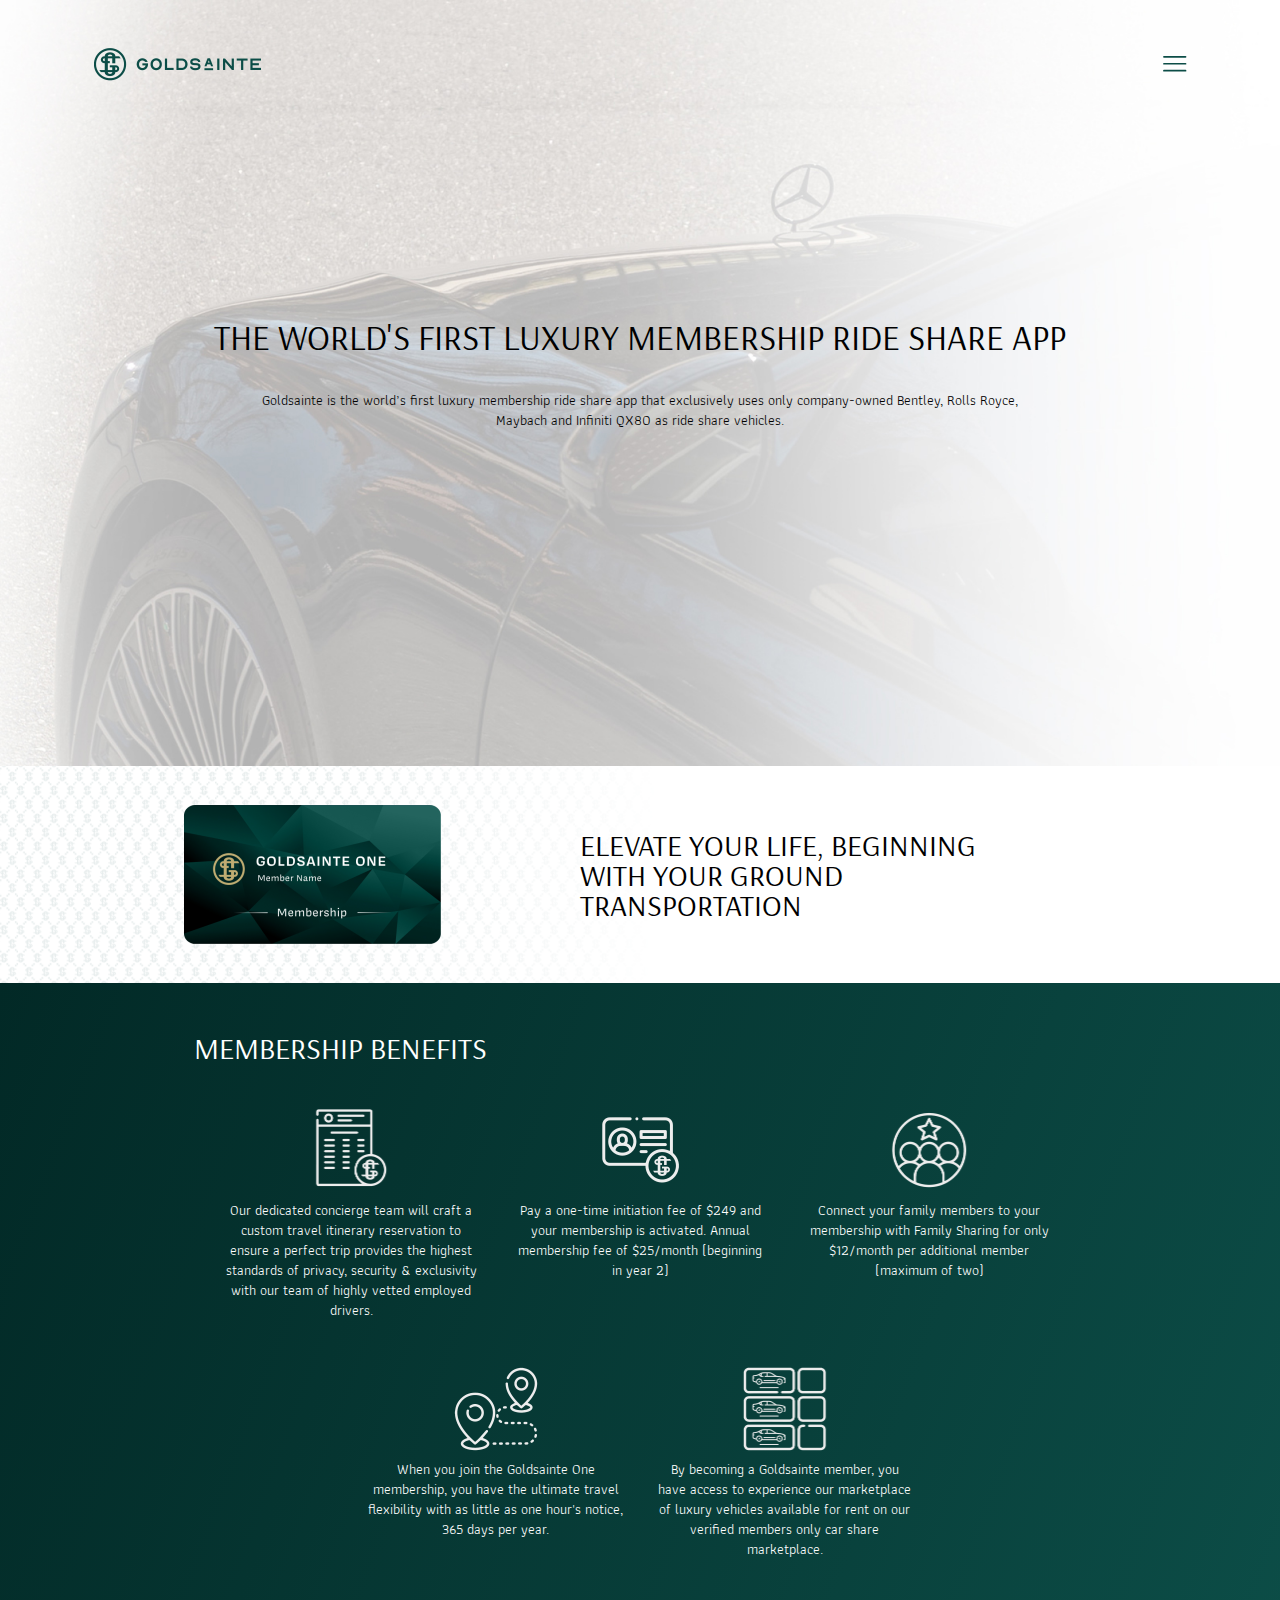
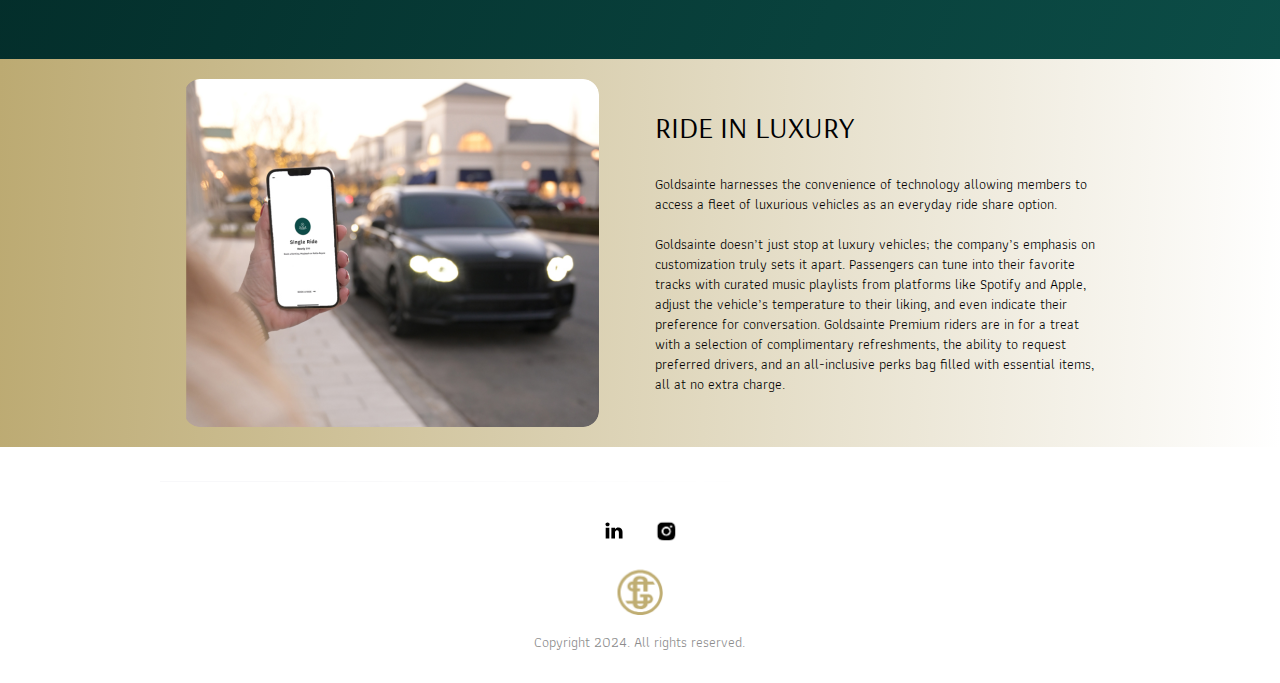
<file: membership.html>
<!DOCTYPE html>
<html>
  <head>
    <meta charset="utf-8" />
    <meta name="viewport" content="initial-scale=1, width=device-width" />

    <link rel="stylesheet" href="./global.css" />
    <link rel="stylesheet" href="./membership.css" />
    <link
      rel="stylesheet"
      href="https://fonts.googleapis.com/css2?family=Arsenal:wght@400;700&display=swap"
    />
    <link
      rel="stylesheet"
      href="https://fonts.googleapis.com/css2?family=Athiti:wght@400;500;600;700&display=swap"
    />
    <link
      rel="stylesheet"
      href="https://fonts.googleapis.com/css2?family=DM Sans:wght@400&display=swap"
    />

    <style>
      @font-face {
        :font-family: "Covik Sans";
        src: url("/public/Covik-Sans-Regular.otf");
        font-weight: 400;
      }
      @font-face {
        :font-family: "Covik Sans";
        src: url("/public/Covik-Sans-Bold.otf");
        font-weight: 700;
      }
      @font-face {
        :font-family: "Covik Sans";
        src: url("/public/Covik-Sans-Regular.otf");
        font-weight: 900;
      }
      @font-face {
        :font-family: "Chiffon";
        src: url("/public/Chiffon.otf");
        font-weight: 400;
      }
    </style>
  </head>
  <body>
    <div class="membership">
      <div class="membership-hero">
        <img
          class="membershiphero-white-hero-icon"
          alt=""
          src="./public/membershipherowhitehero@2x.png"
        />

        <div class="membership-hero-inner">
          <div class="frame-wrapper17">
            <div class="heading-parent16">
              <div class="heading18">
                THE WORLD'S FIRST LUXURY MEMBERSHIP RIDE SHARE APP
              </div>
              <div class="paragraph37">
                Goldsainte is the world’s first luxury membership ride share app
                that exclusively uses only company-owned Bentley, Rolls Royce,
                Maybach and Infiniti QX80 as ride share vehicles.
              </div>
            </div>
          </div>
        </div>
        <div class="membership-hero-child">
          <div class="frame-wrapper18">
            <div class="heading-parent17">
              <div class="heading19">
                THE WORLD'S FIRST LUXURY MEMBERSHIP RIDE SHARE APP
              </div>
              <div class="paragraph38">
                Goldsainte is the world’s first luxury membership ride share app
                that exclusively uses only company-owned Bentley, Rolls Royce,
                Maybach and Infiniti QX80 as ride share vehicles.
              </div>
            </div>
          </div>
        </div>
        <div class="membership-main-logo-nav">
          <a
            class="primary-horizontal-logo-green-2"
            href="./index.html"
            id="primaryHorizontalLogoGreen"
          >
          </a>
          <button class="hamburger-menu15-wrapper" id="frameButton">
            <img
              class="hamburger-menu15-icon"
              alt=""
              src="./public/hamburgermenu12.svg"
            />
          </button>
        </div>
      </div>
      <div class="membership-h1">
        <div class="rectangle-parent2">
          <div class="frame-child1"></div>
          <img
            class="holdingphoneoutside02-1-icon"
            alt=""
            src="./public/holdingphoneoutside02-1@2x.png"
          />

          <img
            class="goldsainte-membership-card-icon"
            alt=""
            src="./public/goldsaintemembershipcard@2x.png"
          />

          <div class="title-wrapper">
            <div class="title5">
              ELEVATE YOUR LIFE, BEGINNING WITH YOUR GROUND TRANSPORTATION
            </div>
          </div>
          <div class="feature-title-parent6">
            <div class="feature-title10">RIDE IN LUXURY</div>
            <div class="title6">
              Goldsainte harnesses the convenience of technology allowing
              members to access a fleet of luxurious vehicles as an everyday
              ride share option.
            </div>
          </div>
        </div>
      </div>
      <div class="membership-h2">
        <div class="frame-parent15">
          <div class="headings-wrapper5">
            <div class="headings8">
              <p class="membership-benefits">MEMBERSHIP BENEFITS</p>
              <p class="membership-benefits">&nbsp;</p>
              <p class="membership-benefits">&nbsp;</p>
            </div>
          </div>
          <div class="frame-wrapper19">
            <div class="headings-wrapper6">
              <div class="headings9">Why Ride with Goldsainte Connect?</div>
            </div>
          </div>
          <div class="group-parent1">
            <div class="frame-wrapper20">
              <div class="goldsainte-travel-itinerary-parent">
                <img
                  class="goldsainte-travel-itinerary-icon"
                  alt=""
                  src="./public/goldsaintetravelitinerary@2x.png"
                />

                <div class="paragraph39">
                  <p class="our-dedicated-concierge">
                    Our dedicated concierge team will craft a custom travel
                    itinerary reservation to ensure a perfect trip provides the
                    highest standards of privacy, security & exclusivity with
                    our team of highly vetted employed drivers.
                  </p>
                  <p class="blank-line106">&nbsp;</p>
                  <p class="blank-line106">&nbsp;</p>
                  <p class="blank-line106">&nbsp;</p>
                  <p class="blank-line106">&nbsp;</p>
                </div>
              </div>
            </div>
            <div class="frame-wrapper21">
              <div class="goldsainte-travel-itinerary-parent">
                <img
                  class="goldsainte-activated-car-share-icon"
                  alt=""
                  src="./public/goldsainteactivatedcarsharemember@2x.png"
                />

                <div class="paragraph40">
                  <p class="pay-a-one-time">
                    Pay a one-time initiation fee of $249 and your membership is
                    activated. Annual membership fee of $25/month (beginning in
                    year 2)
                  </p>
                  <p class="blank-line106">&nbsp;</p>
                  <p class="blank-line106">&nbsp;</p>
                  <p class="blank-line106">&nbsp;</p>
                  <p class="blank-line106">&nbsp;</p>
                </div>
              </div>
            </div>
            <div class="frame-wrapper21">
              <div class="goldsainte-travel-itinerary-parent">
                <img
                  class="goldsainte-travel-itinerary-icon"
                  alt=""
                  src="./public/goldsaintefamilysharingcarsharemember@2x.png"
                />

                <div class="paragraph41">
                  <p class="pay-a-one-time">
                    Connect your family members to your membership with Family
                    Sharing for only $12/month per additional member (maximum of
                    two)
                  </p>
                  <p class="blank-line106">&nbsp;</p>
                  <p class="blank-line106">&nbsp;</p>
                  <p class="blank-line106">&nbsp;</p>
                  <p class="blank-line106">&nbsp;</p>
                </div>
              </div>
            </div>
            <div class="frame-wrapper23">
              <div class="goldsainte-travel-car-share-me-parent">
                <img
                  class="goldsainte-travel-car-share-me-icon"
                  alt=""
                  src="./public/goldsaintetravelcarsharemember@2x.png"
                />

                <div class="paragraph41">
                  <p class="pay-a-one-time">
                    When you join the Goldsainte One membership, you have the
                    ultimate travel flexibility with as little as one hour's
                    notice, 365 days per year.
                  </p>
                  <p class="blank-line106">&nbsp;</p>
                  <p class="blank-line106">&nbsp;</p>
                  <p class="blank-line106">&nbsp;</p>
                  <p class="blank-line106">&nbsp;</p>
                </div>
              </div>
            </div>
            <div class="frame-wrapper23">
              <div class="goldsainte-travel-car-share-me-parent">
                <img
                  class="goldsainte-activated-car-share-icon"
                  alt=""
                  src="./public/goldsaintebusinesscarsharemember@2x.png"
                />

                <div class="paragraph43">
                  <p class="pay-a-one-time">
                    By becoming a Goldsainte member, you have access to
                    experience our marketplace of luxury vehicles available for
                    rent on our verified members only car share marketplace.
                  </p>
                  <p class="blank-line106">&nbsp;</p>
                  <p class="blank-line106">&nbsp;</p>
                  <p class="blank-line106">&nbsp;</p>
                  <p class="blank-line106">&nbsp;</p>
                </div>
              </div>
            </div>
          </div>
        </div>
      </div>
      <div class="membership-h3">
        <div class="rectangle-parent3">
          <div class="frame-child1"></div>
          <img
            class="women-phone-pickup-icon"
            alt=""
            src="./public/womenphonepickup@2x.png"
          />

          <div class="feature-title-parent7">
            <div class="feature-title11">RIDE IN LUXURY</div>
            <div class="text7">
              <p class="membership-benefits">
                Goldsainte harnesses the convenience of technology allowing
                members to access a fleet of luxurious vehicles as an everyday
                ride share option.
              </p>
              <p class="membership-benefits">&nbsp;</p>
              <p class="membership-benefits">
                Goldsainte doesn’t just stop at luxury vehicles; the company’s
                emphasis on customization truly sets it apart. Passengers can
                tune into their favorite tracks with curated music playlists
                from platforms like Spotify and Apple, adjust the vehicle’s
                temperature to their liking, and even indicate their preference
                for conversation. Goldsainte Premium riders are in for a treat
                with a selection of complimentary refreshments, the ability to
                request preferred drivers, and an all-inclusive perks bag filled
                with essential items, all at no extra charge. 
              </p>
            </div>
          </div>
        </div>
      </div>
      <div class="membershipfooter">
        <div class="membershipfooter-inner">
          <div class="frame-parent16">
            <div class="heading-parent18">
              <b class="heading20">Contact Us</b>
              <div class="paragraph44">
                <span class="you-are-invited3"
                  >You are invited to contact us using this form or by email
                  at:</span
                >
                <span class="span5"> </span>
                <a
                  class="infogoldsaintecom6"
                  href="https://goldsainte69446.activehosted.com/f/1"
                  target="_blank"
                >
                  <span class="infogoldsaintecom7">info@goldsainte.com</span>
                </a>
              </div>
            </div>
            <div class="divider-wrapper3">
              <img class="divider-icon5" alt="" src="./public/divider.svg" />
            </div>
            <div class="contact-info8-parent">
              <div class="contact-info8">
                <div class="social-media-container3-frame">
                  <div class="social-media-container32">
                    <a
                      class="social-media-icon-squarelinke5"
                      href="https://www.linkedin.com/company/goldsainte/mycompany/"
                      id="socialMediaIconSquareLinke"
                    >
                      <img
                        class="group-icon"
                        alt=""
                        src="./public/group-731.svg"
                      />
                    </a>
                    <img
                      class="social-media-icon-squareinsta5"
                      alt=""
                      src="./public/social-media-icon-squareinstagram21@2x.png"
                      id="socialMediaIconSquareInsta"
                    />
                  </div>
                </div>
              </div>
              <img
                class="goldsainte-gold-logo-membershi-icon"
                alt=""
                src="./public/goldsaintegoldlogoaboutus@2x.png"
              />

              <div class="email5">Copyright 2024. All rights reserved.</div>
            </div>
          </div>
        </div>
      </div>
    </div>

    <div id="menuhome" class="popup-overlay" style="display: none">
      <div class="menuhome" data-animate-on-scroll>
        <img
          class="logomark-seal-green-1-icon"
          alt=""
          src="./public/logomarksealgreen-2@2x.png"
        />

        <div class="sections1">
          <a class="about" href="./aboutus.html">about</a>
          <div class="sections-child1"></div>
          <a class="about" href="./membership.html">membership</a>
          <div class="sections-child1"></div>
          <a class="about" href="./partnerwithus.html">partner</a>
          <div class="sections-child1"></div>
          <a class="about" href="./carshare.html">Car Share</a>
          <div class="sections-child1"></div>
          <a class="about" href="./connect.html">connect</a>
          <div class="sections-child1"></div>
          <a class="about" href="./faq.html">faq</a>
          <div class="sections-child1"></div>
          <a class="about" href="./franchisehome.html">Franchise</a>
        </div>
      </div>
    </div>

    <script>
      var scrollAnimElements = document.querySelectorAll("[data-animate-on-scroll]");
      var observer = new IntersectionObserver(
        (entries) => {
          for (const entry of entries) {
            if (entry.isIntersecting || entry.intersectionRatio > 0) {
              const targetElement = entry.target;
              targetElement.classList.add("animate");
              observer.unobserve(targetElement);
            }
          }
        },
        {
          threshold: 0.15,
        }
      );
      
      for (let i = 0; i < scrollAnimElements.length; i++) {
        observer.observe(scrollAnimElements[i]);
      }
      
      var primaryHorizontalLogoGreen = document.getElementById(
        "primaryHorizontalLogoGreen"
      );
      if (primaryHorizontalLogoGreen) {
        primaryHorizontalLogoGreen.addEventListener("click", function (e) {
          window.location.href = "./index1.html";
        });
      }
      
      var frameButton = document.getElementById("frameButton");
      if (frameButton) {
        frameButton.addEventListener("click", function () {
          var drawerOverlay = document.getElementById("menuhome");
          if (!drawerOverlay) return;
          var drawerOverlayStyle = drawerOverlay.style;
          if (drawerOverlayStyle) {
            drawerOverlayStyle.display = "flex";
            drawerOverlayStyle.zIndex = 99;
            drawerOverlayStyle.backgroundColor = "rgba(113, 113, 113, 0.3)";
            drawerOverlayStyle.alignItems = "flex-start";
            drawerOverlayStyle.justifyContent = "";
          }
          drawerOverlay.setAttribute("closable", "");
      
          var onClick =
            drawerOverlay.onClick ||
            function (e) {
              if (
                e.target === drawerOverlay &&
                drawerOverlay.hasAttribute("closable")
              ) {
                drawerOverlayStyle.display = "none";
              }
            };
          drawerOverlay.addEventListener("click", onClick);
        });
      }
      
      var socialMediaIconSquareLinke = document.getElementById(
        "socialMediaIconSquareLinke"
      );
      if (socialMediaIconSquareLinke) {
        socialMediaIconSquareLinke.addEventListener("click", function () {
          window.open("https://www.linkedin.com/company/goldsainte/mycompany/");
        });
      }
      
      var socialMediaIconSquareInsta = document.getElementById(
        "socialMediaIconSquareInsta"
      );
      if (socialMediaIconSquareInsta) {
        socialMediaIconSquareInsta.addEventListener("click", function () {
          window.open("https://www.instagram.com/goldsainte/");
        });
      }
      </script>
  </body>
</html>
</file>
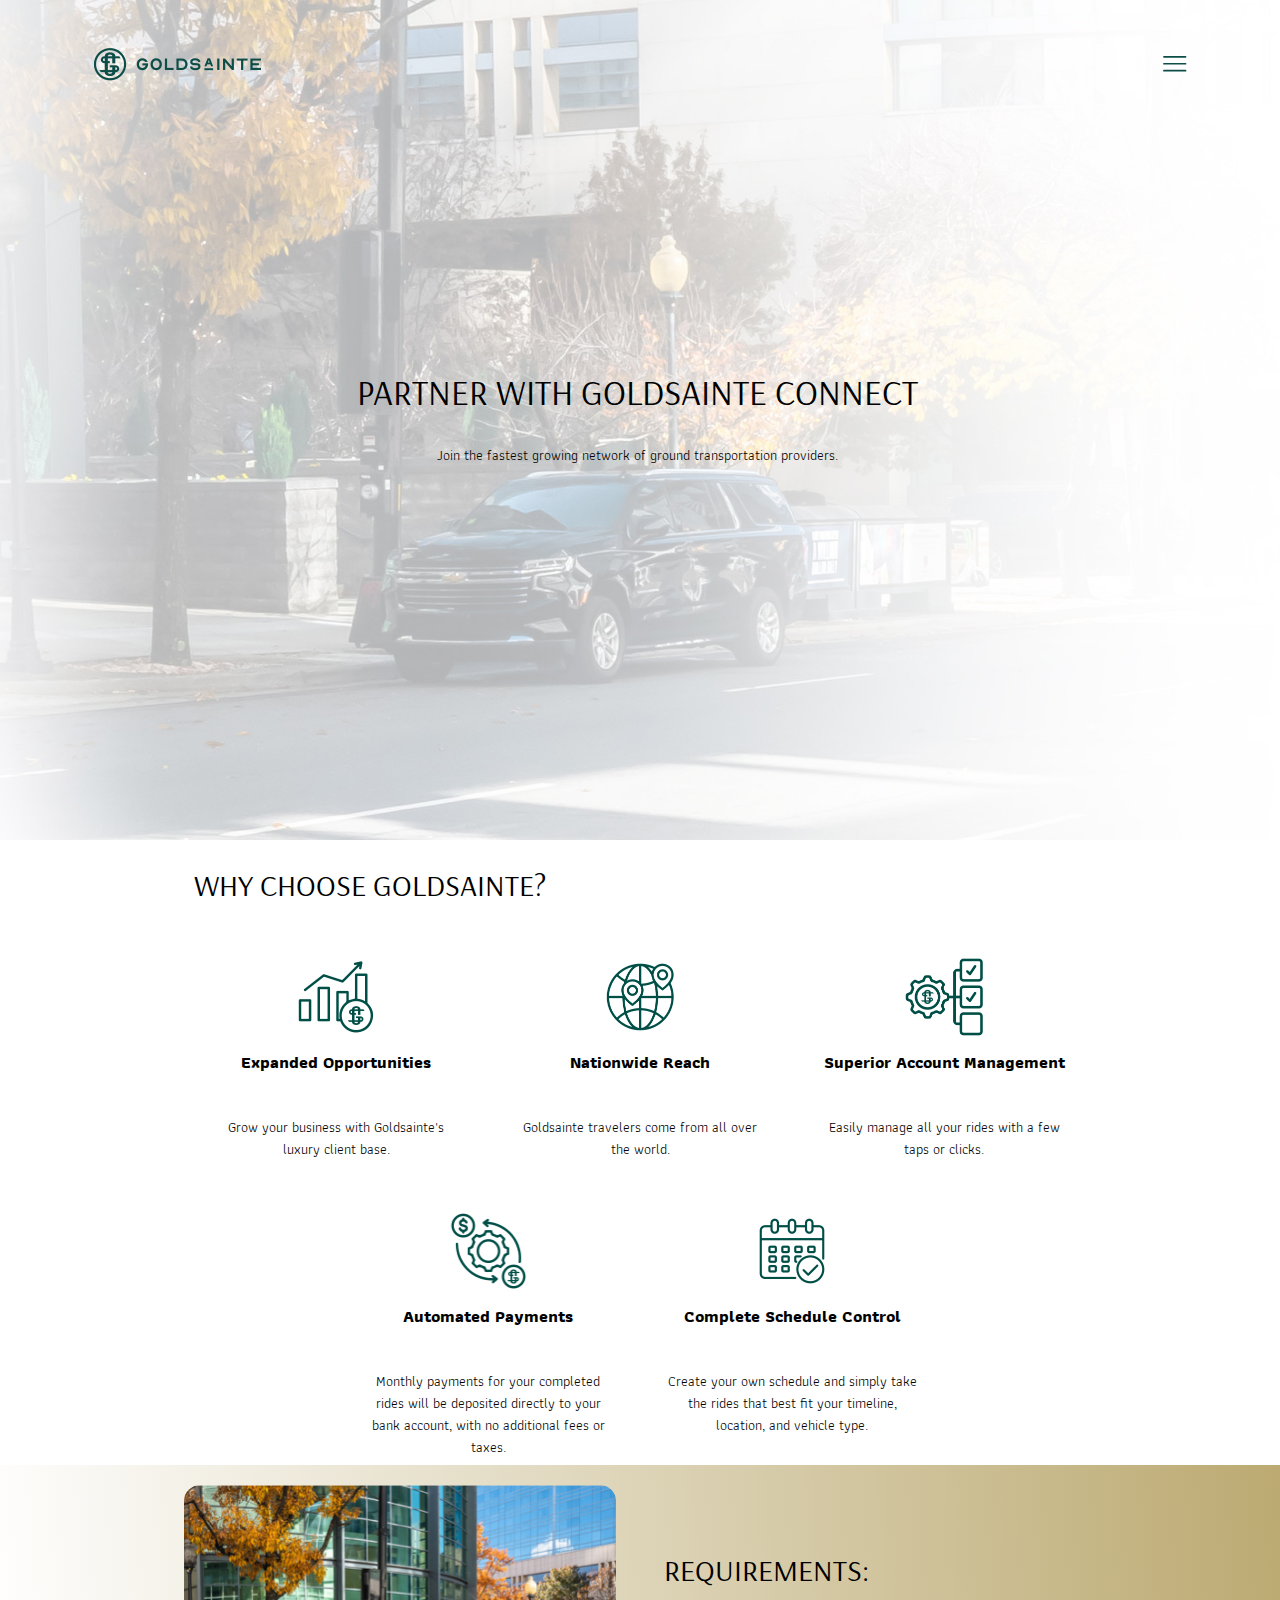
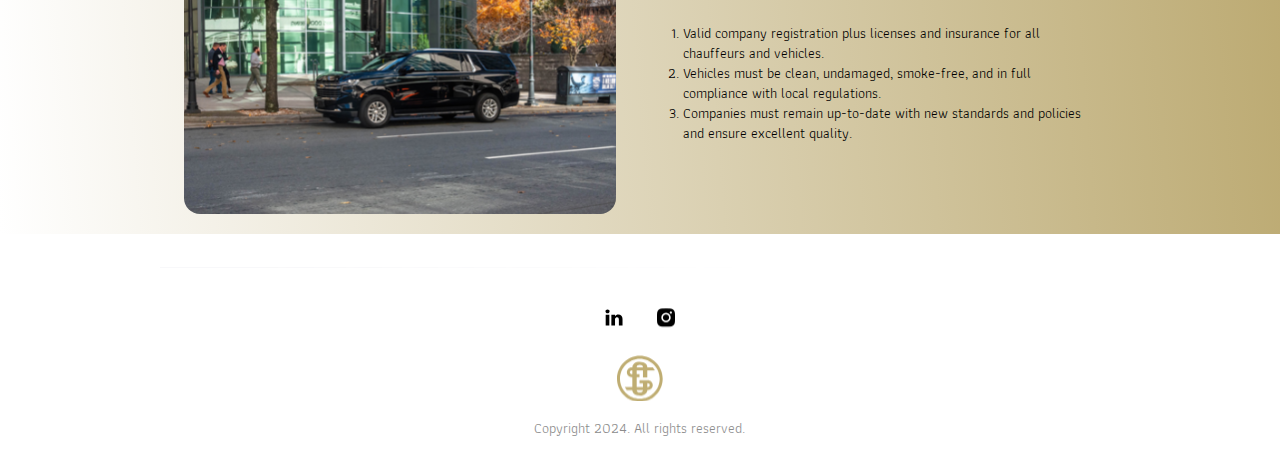
<file: partnerwithus.html>
<!DOCTYPE html>
<html>
  <head>
    <meta charset="utf-8" />
    <meta name="viewport" content="initial-scale=1, width=device-width" />

    <link rel="stylesheet" href="./global.css" />
    <link rel="stylesheet" href="./partnerwithus.css" />
    <link
      rel="stylesheet"
      href="https://fonts.googleapis.com/css2?family=Arsenal:wght@400;700&display=swap"
    />
    <link
      rel="stylesheet"
      href="https://fonts.googleapis.com/css2?family=Athiti:wght@400;500;600;700&display=swap"
    />
    <link
      rel="stylesheet"
      href="https://fonts.googleapis.com/css2?family=DM Sans:wght@400&display=swap"
    />

    <style>
      @font-face {
        :font-family: "Covik Sans";
        src: url("/public/Covik-Sans-Regular.otf");
        font-weight: 400;
      }
      @font-face {
        :font-family: "Covik Sans";
        src: url("/public/Covik-Sans-Bold.otf");
        font-weight: 700;
      }
      @font-face {
        :font-family: "Covik Sans";
        src: url("/public/Covik-Sans-Regular.otf");
        font-weight: 900;
      }
      @font-face {
        :font-family: "Chiffon";
        src: url("/public/Chiffon.otf");
        font-weight: 400;
      }
    </style>
  </head>
  <body>
    <div class="partnerwithus">
      <div class="partnerwithushero">
        <img
          class="partner-with-us-hero-white-icon"
          alt=""
          src="./public/partnerwithusherowhite@2x.png"
        />

        <div class="partnerwithushero-child"></div>
        <div class="partnerwithushero-item"></div>
        <div class="partnerwithushero-inner">
          <div class="frame-wrapper37">
            <div class="heading-parent31">
              <div class="heading35">PARTNER WITH GOLDSAINTE connect</div>
              <div class="paragraph64">
                Join the fastest growing network of ground transportation
                providers.
              </div>
            </div>
          </div>
        </div>
        <div class="partner-with-us-main-logo-nav">
          <a
            class="primary-horizontal-logo-green-5"
            href="./index.html"
            id="primaryHorizontalLogoGreen"
          >
          </a>
          <button class="hamburger-menu45-wrapper" id="frameButton">
            <img
              class="hamburger-menu45-icon"
              alt=""
              src="./public/hamburgermenu12.svg"
            />
          </button>
        </div>
      </div>
      <div class="partner-with-us-h1">
        <div class="frame-partner-with-us">
          <div class="headings-wrapper10">
            <div class="headings13">
              <p class="why-choose-goldsainte">Why choose Goldsainte?</p>
            </div>
          </div>
          <div class="frame-partner-with-us-inner">
            <div class="headings-wrapper11">
              <div class="headings14">Why Ride with Goldsainte Connect?</div>
            </div>
          </div>
          <div class="group-parent3">
            <div class="frame-expanded-opportunities-l-wrapper">
              <div class="frame-expanded-opportunities-l">
                <img
                  class="expanded-opportunities-luxury-icon"
                  alt=""
                  src="./public/expandedopportunitiesluxury@2x.png"
                />

                <div class="paragraph65">
                  <p class="expanded-opportunities">
                    <span>
                      <span class="expanded-opportunities1">
                        <b>Expanded Opportunities</b>
                      </span>
                    </span>
                  </p>
                  <p class="why-choose-goldsainte">
                    <span>
                      <span>
                        <span class="expanded-opportunities1">
                          <span>&nbsp;</span>
                        </span>
                      </span>
                    </span>
                  </p>
                  <p class="grow-your-business-with-goldsa">
                    <span>
                      <span>
                        <span class="grow-your-business"
                          >Grow your business with Goldsainte's luxury client
                          base.</span
                        >
                      </span>
                    </span>
                  </p>
                  <p class="blank-line210">
                    <span>
                      <span class="expanded-opportunities1">&nbsp;</span>
                    </span>
                  </p>
                  <p class="why-choose-goldsainte">
                    <span>
                      <span class="expanded-opportunities1">&nbsp;</span>
                    </span>
                  </p>
                  <p class="why-choose-goldsainte">
                    <span>
                      <span class="expanded-opportunities1">&nbsp;</span>
                    </span>
                  </p>
                  <p class="why-choose-goldsainte">
                    <span>
                      <span class="expanded-opportunities1">&nbsp;</span>
                    </span>
                  </p>
                </div>
              </div>
            </div>
            <div class="frame-nationwide-reach-all-ove-wrapper">
              <div class="frame-nationwide-reach-all-ove">
                <img
                  class="nationwide-reach-all-over-the-icon"
                  alt=""
                  src="./public/nationwidereachallovertheworld@2x.png"
                />

                <div class="paragraph65">
                  <p class="expanded-opportunities">
                    <span class="expanded-opportunities1">
                      <b>Nationwide Reach</b>
                    </span>
                  </p>
                  <p class="why-choose-goldsainte">
                    <span>
                      <span class="expanded-opportunities1">
                        <span>&nbsp;</span>
                      </span>
                    </span>
                  </p>
                  <p class="grow-your-business-with-goldsa">
                    <span>
                      <span class="grow-your-business"
                        >Goldsainte travelers come from all over the
                        world.</span
                      >
                    </span>
                  </p>
                  <p class="why-choose-goldsainte">
                    <span>
                      <span class="expanded-opportunities1">&nbsp;</span>
                    </span>
                  </p>
                  <p class="why-choose-goldsainte">
                    <span>
                      <span class="expanded-opportunities1">&nbsp;</span>
                    </span>
                  </p>
                  <p class="why-choose-goldsainte">
                    <span>
                      <span class="expanded-opportunities1">&nbsp;</span>
                    </span>
                  </p>
                  <p class="why-choose-goldsainte">
                    <span>
                      <span class="expanded-opportunities1">&nbsp;</span>
                    </span>
                  </p>
                </div>
              </div>
            </div>
            <div class="frame-nationwide-reach-all-ove-wrapper">
              <div class="frame-nationwide-reach-all-ove">
                <img
                  class="nationwide-reach-all-over-the-icon"
                  alt=""
                  src="./public/superioraccountmanagement@2x.png"
                />

                <div class="paragraph65">
                  <p class="expanded-opportunities">
                    <span class="expanded-opportunities1">
                      <b>Superior Account Management</b>
                    </span>
                  </p>
                  <p class="why-choose-goldsainte">
                    <span>
                      <span class="expanded-opportunities1">
                        <span>&nbsp;</span>
                      </span>
                    </span>
                  </p>
                  <p class="grow-your-business-with-goldsa">
                    <span>
                      <span class="grow-your-business"
                        >Easily manage all your rides with a few taps or
                        clicks.</span
                      >
                    </span>
                  </p>
                  <p class="why-choose-goldsainte">
                    <span>
                      <span class="expanded-opportunities1">&nbsp;</span>
                    </span>
                  </p>
                  <p class="why-choose-goldsainte">
                    <span>
                      <span class="expanded-opportunities1">&nbsp;</span>
                    </span>
                  </p>
                  <p class="why-choose-goldsainte">
                    <span>
                      <span class="expanded-opportunities1">&nbsp;</span>
                    </span>
                  </p>
                  <p class="why-choose-goldsainte">
                    <span>
                      <span class="expanded-opportunities1">&nbsp;</span>
                    </span>
                  </p>
                </div>
              </div>
            </div>
            <div class="frame-nationwide-reach-all-ove-wrapper">
              <div class="frame-nationwide-reach-all-ove">
                <img
                  class="money-flow-business-icon"
                  alt=""
                  src="./public/moneyflowbusiness@2x.png"
                />

                <div class="paragraph65">
                  <p class="expanded-opportunities">
                    <span class="expanded-opportunities1">
                      <b>Automated Payments</b>
                    </span>
                  </p>
                  <p class="why-choose-goldsainte">
                    <span>
                      <span class="expanded-opportunities1">
                        <span>&nbsp;</span>
                      </span>
                    </span>
                  </p>
                  <p class="grow-your-business-with-goldsa">
                    <span>
                      <span class="grow-your-business"
                        >Monthly payments for your completed rides will be
                        deposited directly to your bank account, with no
                        additional fees or taxes.</span
                      >
                    </span>
                  </p>
                  <p class="why-choose-goldsainte">
                    <span>
                      <span class="expanded-opportunities1">&nbsp;</span>
                    </span>
                  </p>
                  <p class="why-choose-goldsainte">
                    <span>
                      <span class="expanded-opportunities1">&nbsp;</span>
                    </span>
                  </p>
                  <p class="why-choose-goldsainte">
                    <span>
                      <span class="expanded-opportunities1">&nbsp;</span>
                    </span>
                  </p>
                  <p class="why-choose-goldsainte">
                    <span>
                      <span class="expanded-opportunities1">&nbsp;</span>
                    </span>
                  </p>
                </div>
              </div>
            </div>
            <div class="frame-nationwide-reach-all-ove-wrapper">
              <div class="frame-nationwide-reach-all-ove">
                <img
                  class="expanded-opportunities-luxury-icon"
                  alt=""
                  src="./public/completeschedulecontroltimelocation@2x.png"
                />

                <div class="paragraph65">
                  <p class="expanded-opportunities">
                    <span class="expanded-opportunities1">
                      <b>Complete Schedule Control</b>
                    </span>
                  </p>
                  <p class="why-choose-goldsainte">
                    <span>
                      <span class="expanded-opportunities1">
                        <span>&nbsp;</span>
                      </span>
                    </span>
                  </p>
                  <p class="grow-your-business-with-goldsa">
                    <span>
                      <span class="grow-your-business"
                        >Create your own schedule and simply take the rides that
                        best fit your timeline, location, and vehicle
                        type.</span
                      >
                    </span>
                  </p>
                  <p class="why-choose-goldsainte">
                    <span>
                      <span class="expanded-opportunities1">&nbsp;</span>
                    </span>
                  </p>
                  <p class="why-choose-goldsainte">
                    <span>
                      <span class="expanded-opportunities1">&nbsp;</span>
                    </span>
                  </p>
                  <p class="why-choose-goldsainte">
                    <span>
                      <span class="expanded-opportunities1">&nbsp;</span>
                    </span>
                  </p>
                  <p class="why-choose-goldsainte">
                    <span>
                      <span class="expanded-opportunities1">&nbsp;</span>
                    </span>
                  </p>
                </div>
              </div>
            </div>
          </div>
        </div>
      </div>
      <div class="partner-with-us-h2">
        <div class="rectangle-parent4">
          <div class="frame-child5"></div>
          <img
            class="black-car-men-pick-up-outside-icon"
            alt=""
            src="./public/blackcarmenpickupoutsidework@2x.png"
          />

          <div class="feature-title-parent9">
            <div class="feature-title16">REQUIREMENTS:</div>
            <a
              class="text9"
              href="https://goldsainte69446.activehosted.com/f/18"
              target="_blank"
            >
              <p class="why-choose-goldsainte">&nbsp;</p>
              <ol class="valid-company-registration-plu">
                <li class="valid-company-registration">
                  Valid company registration plus licenses and insurance for all
                  chauffeurs and vehicles.
                </li>
                <li class="valid-company-registration">
                  Vehicles must be clean, undamaged, smoke-free, and in full
                  compliance with local regulations.
                </li>
                <li>
                  Companies must remain up-to-date with new standards and
                  policies and ensure excellent quality.
                </li>
              </ol>
            </a>
          </div>
        </div>
      </div>
      <div class="partner-with-us-footer">
        <div class="partner-with-us-footer-inner">
          <div class="frame-parent32">
            <div class="heading-parent32">
              <b class="heading36">Contact Us</b>
              <div class="paragraph70">
                <span class="you-are-invited8"
                  >You are invited to contact us using this form or by email
                  at:</span
                >
                <span class="span11"> </span>
                <a
                  class="infogoldsaintecom16"
                  href="https://goldsainte69446.activehosted.com/f/1"
                  target="_blank"
                >
                  <span class="infogoldsaintecom17">info@goldsainte.com</span>
                </a>
              </div>
            </div>
            <div class="divider-wrapper7">
              <img class="divider-icon9" alt="" src="./public/divider.svg" />
            </div>
            <div class="contact-info923-parent">
              <div class="contact-info923">
                <div class="social-media-container3-wrapper3">
                  <div class="social-media-container35">
                    <a
                      class="social-media-icon-squarelinke9"
                      href="https://www.linkedin.com/company/goldsainte/mycompany/"
                      id="socialMediaIconSquareLinke"
                    >
                      <img
                        class="social-media-icon-squarelinke-child3"
                        alt=""
                        src="./public/group-731.svg"
                      />
                    </a>
                    <img
                      class="social-media-icon-squareinsta9"
                      alt=""
                      src="./public/social-media-icon-squareinstagram24@2x.png"
                      id="socialMediaIconSquareInsta"
                    />
                  </div>
                </div>
              </div>
              <img
                class="goldsainte-gold-logo-partner-w-icon"
                alt=""
                src="./public/goldsaintegoldlogopartnerwith-us@2x.png"
              />

              <div class="email9">Copyright 2024. All rights reserved.</div>
            </div>
          </div>
        </div>
      </div>
    </div>

    <div id="menuhome" class="popup-overlay" style="display: none">
      <div class="menuhome" data-animate-on-scroll>
        <img
          class="logomark-seal-green-1-icon"
          alt=""
          src="./public/logomarksealgreen-2@2x.png"
        />

        <div class="sections1">
          <a class="about" href="./aboutus.html">about</a>
          <div class="sections-child1"></div>
          <a class="about" href="./membership.html">membership</a>
          <div class="sections-child1"></div>
          <a class="about" href="./partnerwithus.html">partner</a>
          <div class="sections-child1"></div>
          <a class="about" href="./carshare.html">Car Share</a>
          <div class="sections-child1"></div>
          <a class="about" href="./connect.html">connect</a>
          <div class="sections-child1"></div>
          <a class="about" href="./faq.html">faq</a>
          <div class="sections-child1"></div>
          <a class="about" href="./franchisehome.html">Franchise</a>
        </div>
      </div>
    </div>

    <script>
      var scrollAnimElements = document.querySelectorAll("[data-animate-on-scroll]");
      var observer = new IntersectionObserver(
        (entries) => {
          for (const entry of entries) {
            if (entry.isIntersecting || entry.intersectionRatio > 0) {
              const targetElement = entry.target;
              targetElement.classList.add("animate");
              observer.unobserve(targetElement);
            }
          }
        },
        {
          threshold: 0.15,
        }
      );
      
      for (let i = 0; i < scrollAnimElements.length; i++) {
        observer.observe(scrollAnimElements[i]);
      }
      
      var primaryHorizontalLogoGreen = document.getElementById(
        "primaryHorizontalLogoGreen"
      );
      if (primaryHorizontalLogoGreen) {
        primaryHorizontalLogoGreen.addEventListener("click", function (e) {
          window.location.href = "./index1.html";
        });
      }
      
      var frameButton = document.getElementById("frameButton");
      if (frameButton) {
        frameButton.addEventListener("click", function () {
          var drawerOverlay = document.getElementById("menuhome");
          if (!drawerOverlay) return;
          var drawerOverlayStyle = drawerOverlay.style;
          if (drawerOverlayStyle) {
            drawerOverlayStyle.display = "flex";
            drawerOverlayStyle.zIndex = 99;
            drawerOverlayStyle.backgroundColor = "rgba(113, 113, 113, 0.3)";
            drawerOverlayStyle.alignItems = "flex-start";
            drawerOverlayStyle.justifyContent = "";
          }
          drawerOverlay.setAttribute("closable", "");
      
          var onClick =
            drawerOverlay.onClick ||
            function (e) {
              if (
                e.target === drawerOverlay &&
                drawerOverlay.hasAttribute("closable")
              ) {
                drawerOverlayStyle.display = "none";
              }
            };
          drawerOverlay.addEventListener("click", onClick);
        });
      }
      
      var socialMediaIconSquareLinke = document.getElementById(
        "socialMediaIconSquareLinke"
      );
      if (socialMediaIconSquareLinke) {
        socialMediaIconSquareLinke.addEventListener("click", function () {
          window.open("https://www.linkedin.com/company/goldsainte/mycompany/");
        });
      }
      
      var socialMediaIconSquareInsta = document.getElementById(
        "socialMediaIconSquareInsta"
      );
      if (socialMediaIconSquareInsta) {
        socialMediaIconSquareInsta.addEventListener("click", function () {
          window.open("https://www.instagram.com/goldsainte/");
        });
      }
      </script>
  </body>
</html>
</file>
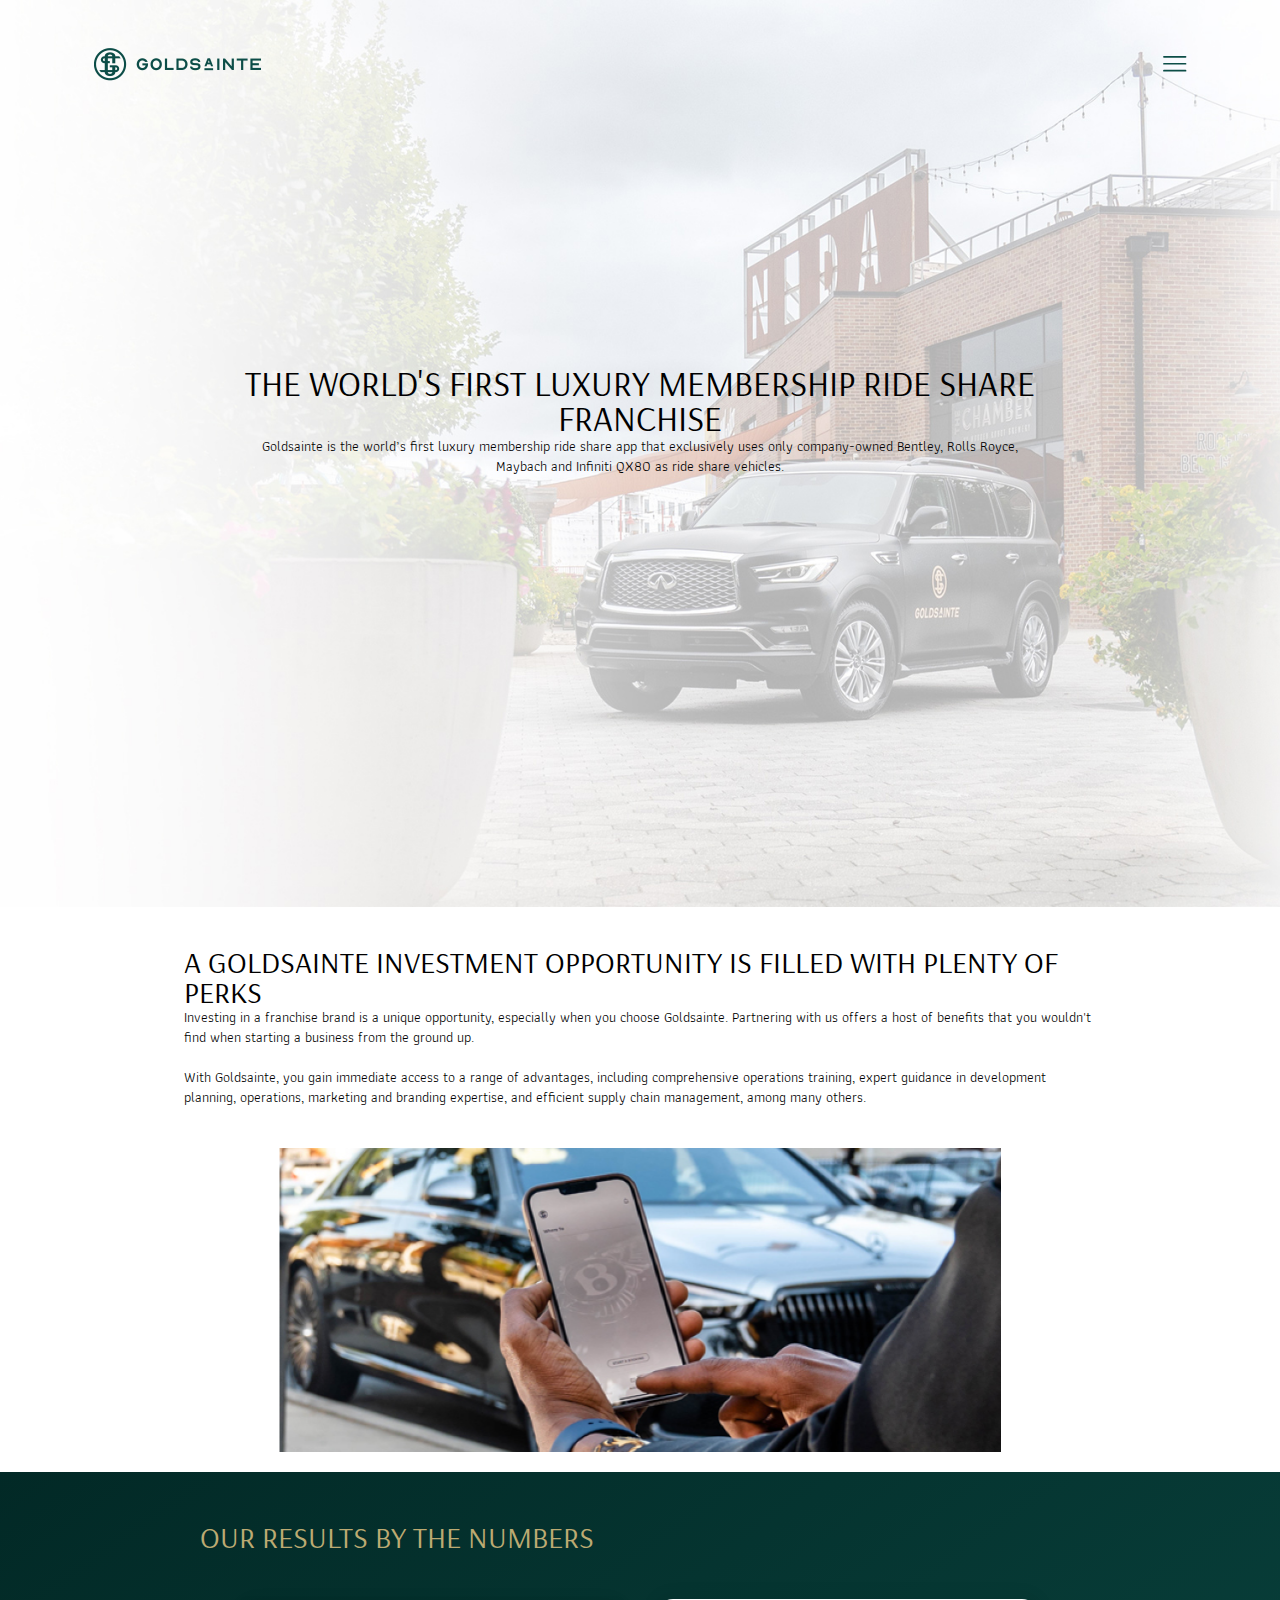
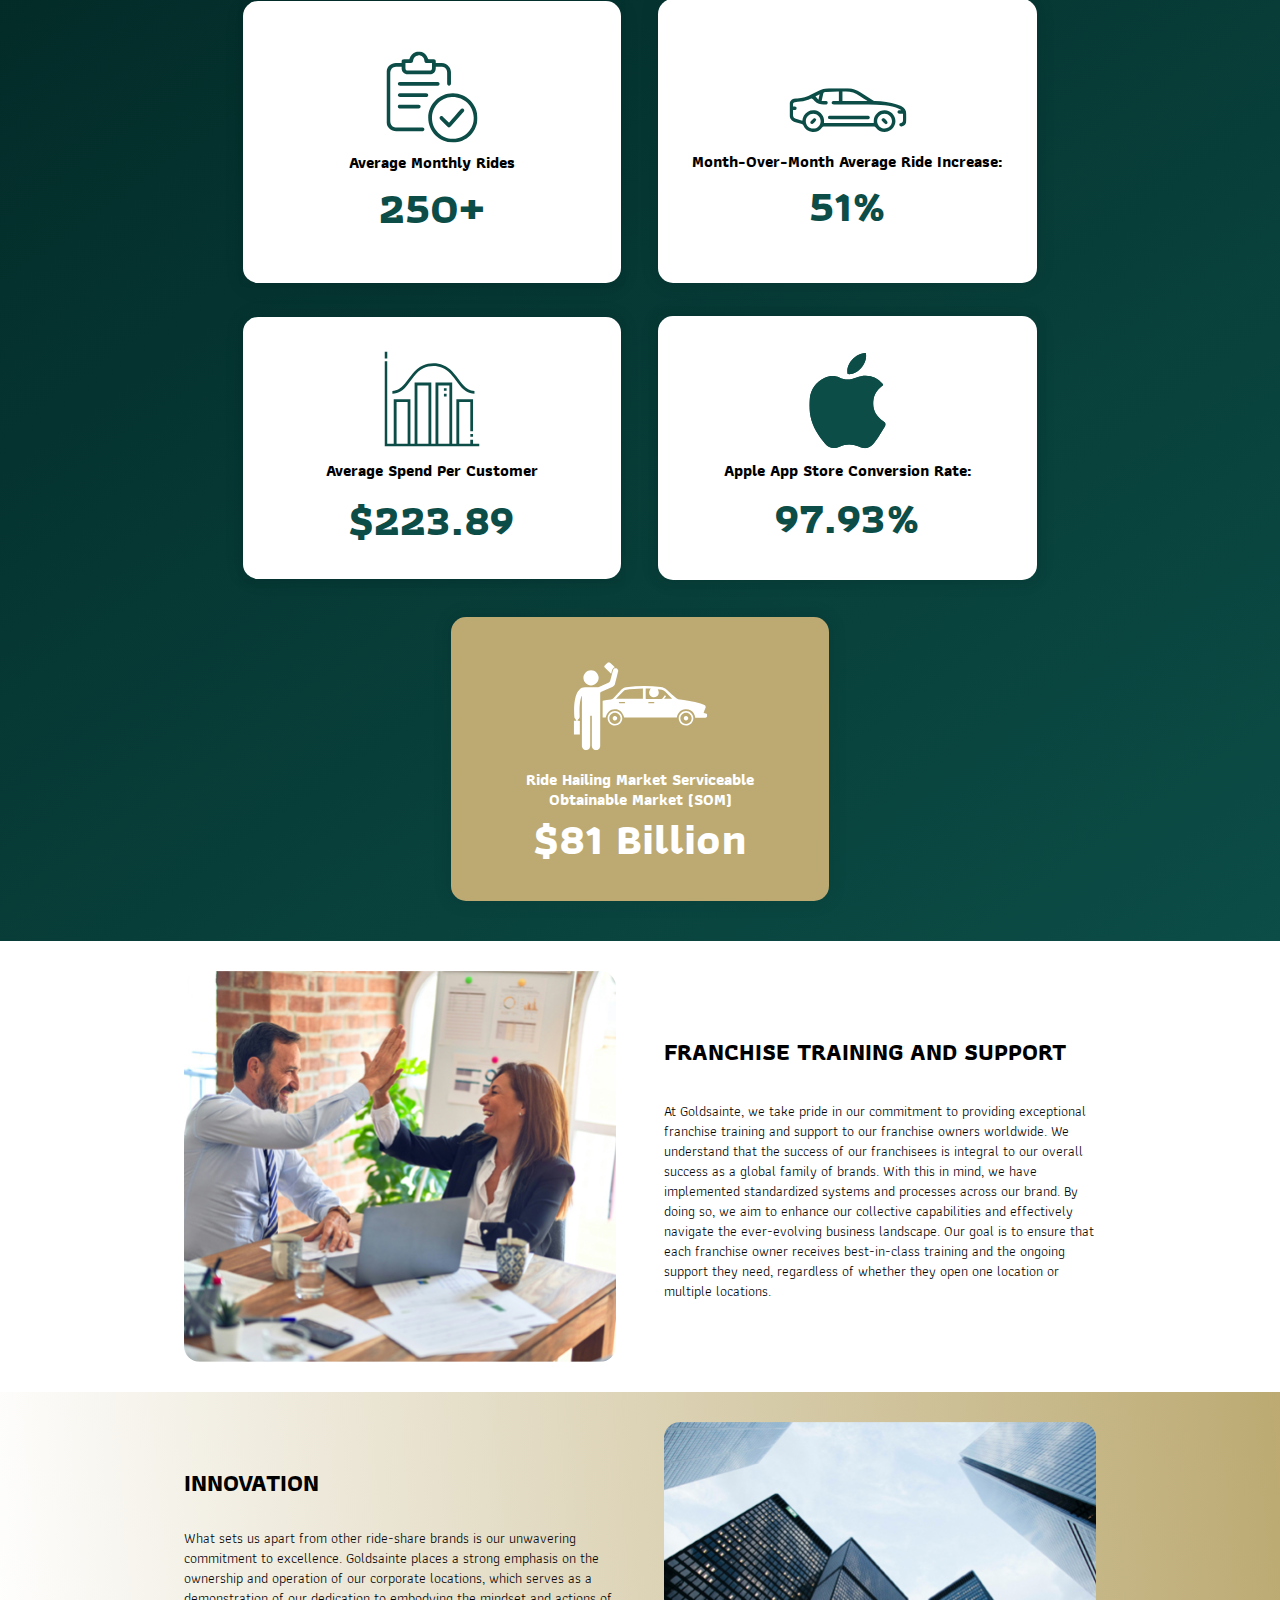
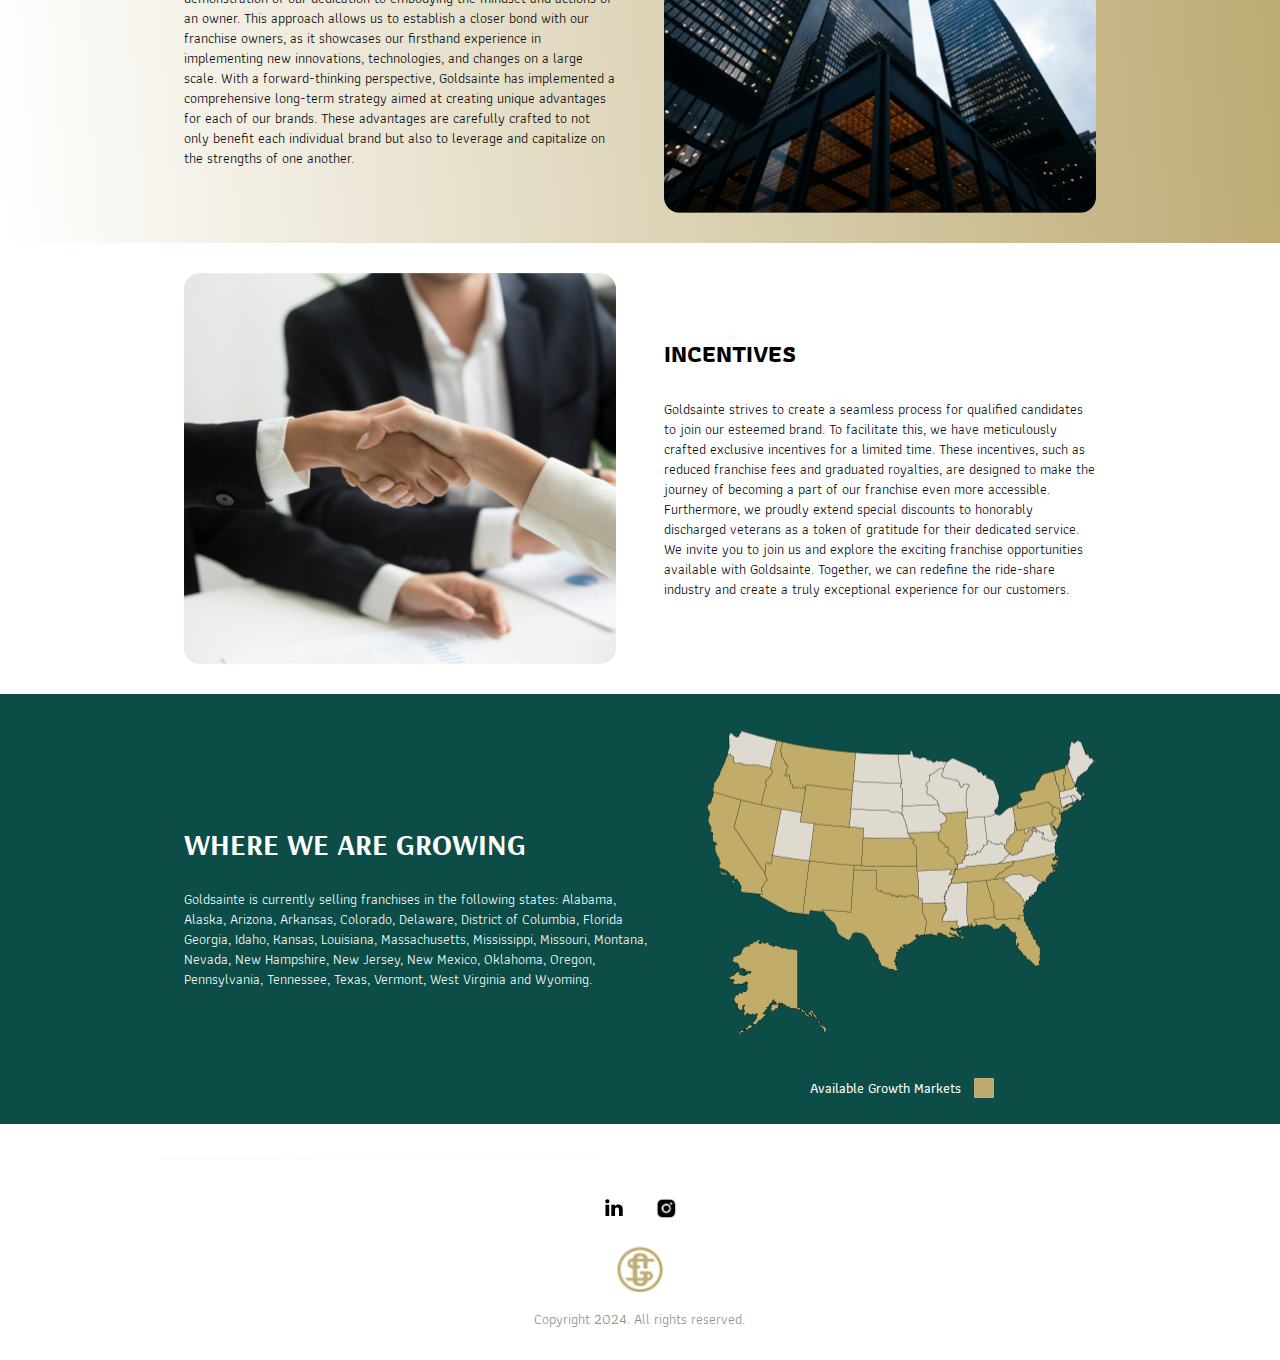
<file: territoriesavailable.html>
<!DOCTYPE html>
<html>
  <head>
    <meta charset="utf-8" />
    <meta name="viewport" content="initial-scale=1, width=device-width" />

    <link rel="stylesheet" href="./global.css" />
    <link rel="stylesheet" href="./territoriesavailable.css" />
    <link
      rel="stylesheet"
      href="https://fonts.googleapis.com/css2?family=Arsenal:wght@400;700&display=swap"
    />
    <link
      rel="stylesheet"
      href="https://fonts.googleapis.com/css2?family=Athiti:wght@400;500;600;700&display=swap"
    />
    <link
      rel="stylesheet"
      href="https://fonts.googleapis.com/css2?family=DM Sans:wght@400&display=swap"
    />

    <style>
      @font-face {
        :font-family: "Covik Sans";
        src: url("/public/Covik-Sans-Regular.otf");
        font-weight: 400;
      }
      @font-face {
        :font-family: "Covik Sans";
        src: url("/public/Covik-Sans-Bold.otf");
        font-weight: 700;
      }
      @font-face {
        :font-family: "Covik Sans";
        src: url("/public/Covik-Sans-Regular.otf");
        font-weight: 900;
      }
      @font-face {
        :font-family: "Chiffon";
        src: url("/public/Chiffon.otf");
        font-weight: 400;
      }
    </style>
  </head>
  <body>
    <div class="territoriesavailable">
      <div class="territories-available-header">
        <img
          class="territoriesavailablehero-1-icon"
          alt=""
          src="./public/territoriesavailablehero-1@2x.png"
        />

        <div class="territories-available-header-inner">
          <div class="frame-wrapper28">
            <div class="heading-parent22">
              <div class="heading24">
                THE WORLD'S FIRST LUXURY MEMBERSHIP RIDE SHARE FRANCHISE
              </div>
              <div class="paragraph48">
                Goldsainte is the world’s first luxury membership ride share app
                that exclusively uses only company-owned Bentley, Rolls Royce,
                Maybach and Infiniti QX80 as ride share vehicles.
              </div>
            </div>
          </div>
        </div>
        <div class="territories-available-main-log">
          <a
            class="primary-horizontal-logo-green-3"
            href="./index.html"
            id="primaryHorizontalLogoGreen"
          >
          </a>
          <button class="hamburger-menu11" id="hamburgerMenu11">
            <img
              class="vector-icon"
              alt=""
              src="./public/hamburgermenu12.svg"
            />
          </button>
        </div>
        <div class="territories-available-header-child">
          <div class="frame-wrapper28">
            <div class="heading-parent23">
              <div class="heading25">
                THE WORLD'S FIRST LUXURY MEMBERSHIP RIDE SHARE FRANCHISE
              </div>
              <div class="paragraph48">
                Goldsainte is the world’s first luxury membership ride share app
                that exclusively uses only company-owned Bentley, Rolls Royce,
                Maybach and Infiniti QX80 as ride share vehicles.
              </div>
            </div>
          </div>
        </div>
      </div>
      <div class="territoriesavailable-h1">
        <div class="heading-parent24">
          <div class="heading26">
            A GOLDSAINTE INVESTMENT OPPORTUNITY IS FILLED WITH PLENTY OF PERKS
          </div>
          <div class="paragraph50">
            <p class="investing-in-a">
              Investing in a franchise brand is a unique opportunity, especially
              when you choose Goldsainte. Partnering with us offers a host of
              benefits that you wouldn't find when starting a business from the
              ground up.
            </p>
            <p class="investing-in-a">&nbsp;</p>
            <p class="investing-in-a">
              With Goldsainte, you gain immediate access to a range of
              advantages, including comprehensive operations training, expert
              guidance in development planning, operations, marketing and
              branding expertise, and efficient supply chain management, among
              many others.
            </p>
            <p class="investing-in-a">&nbsp;</p>
          </div>
        </div>
      </div>
      <div class="territoriesavailable-h2">
        <div class="phone-select-service-man-hand-wrapper">
          <img
            class="phone-select-service-man-hand-icon"
            alt=""
            src="./public/phoneselectservicemanhand@2x.png"
          />
        </div>
        <div class="territoriesavailable-h2-inner">
          <div class="frame-child3"></div>
        </div>
      </div>
      <div class="territoriesavailable-h3">
        <div class="frame-parent20">
          <div class="heading-wrapper">
            <div class="heading27">Our results by the numbers</div>
          </div>
          <div class="frame-wrapper30">
            <div class="frame-parent21">
              <div class="card-parent">
                <div class="card">
                  <div class="total-registered-riders-parent">
                    <img
                      class="total-registered-riders-icon"
                      alt=""
                      src="./public/totalregisteredriders.svg"
                    />

                    <b class="title7">Average Monthly Rides</b>
                    <b class="big-number14">250+</b>
                  </div>
                </div>
                <div class="card1">
                  <div class="average-spend-per-customer-parent">
                    <img
                      class="average-spend-per-customer-icon"
                      alt=""
                      src="./public/layer-261.svg"
                    />

                    <b class="title8">Average Spend Per Customer</b>
                    <b class="big-number15">$223.89</b>
                  </div>
                </div>
              </div>
              <div class="card-group">
                <div class="card2">
                  <div class="container-parent">
                    <div class="container"></div>
                    <div class="month-over-month-average-ride-parent">
                      <img
                        class="month-over-month-average-ride-icon"
                        alt=""
                        src="./public/monthovermonthaveragerideincrease.svg"
                      />

                      <b class="title9"
                        >Month-Over-Month Average Ride Increase:
                      </b>
                      <b class="big-number16">51%</b>
                    </div>
                  </div>
                </div>
                <div class="card3">
                  <div class="apple-app-store-conversion-rat-parent">
                    <img
                      class="apple-app-store-conversion-rat-icon"
                      alt=""
                      src="./public/appleappstoreconversionrate.svg"
                    />

                    <b class="title10">Apple App Store Conversion Rate: </b>
                    <b class="big-number17">97.93%</b>
                  </div>
                </div>
              </div>
              <div class="card4">
                <div class="container-group">
                  <div class="container"></div>
                  <div class="layer-25-parent">
                    <img
                      class="layer-25-icon"
                      alt=""
                      src="./public/layer-251.svg"
                    />

                    <div class="layer-1-parent">
                      <img
                        class="layer-1-icon"
                        alt=""
                        src="./public/layer-1.svg"
                      />

                      <b class="title11">
                        <p class="investing-in-a">
                          Ride Hailing Market Serviceable
                        </p>
                        <p class="investing-in-a">Obtainable Market (SOM)</p>
                      </b>
                      <b class="big-number18">$81 Billion</b>
                    </div>
                  </div>
                </div>
                <div class="container-container">
                  <div class="container2"></div>
                  <div class="layer-25-parent">
                    <img
                      class="layer-25-icon"
                      alt=""
                      src="./public/layer-251.svg"
                    />

                    <div class="layer-1-parent">
                      <img
                        class="layer-1-icon"
                        alt=""
                        src="./public/carshareridehailingservice.svg"
                      />

                      <b class="title11">
                        <p class="investing-in-a">
                          Ride Hailing Market Serviceable
                        </p>
                        <p class="investing-in-a">Obtainable Market (SOM)</p>
                      </b>
                      <b class="big-number19">$81 Billion</b>
                    </div>
                  </div>
                </div>
                <div class="container-parent1">
                  <div class="container3"></div>
                  <div class="layer-25-parent">
                    <img
                      class="layer-25-icon"
                      alt=""
                      src="./public/layer-25.svg"
                    />

                    <div class="layer-1-parent">
                      <img
                        class="layer-1-icon"
                        alt=""
                        src="./public/layer-1.svg"
                      />

                      <b class="title11">
                        <p class="investing-in-a">
                          Ride Hailing Market Serviceable
                        </p>
                        <p class="investing-in-a">Obtainable Market (SOM)</p>
                      </b>
                      <b class="big-number18">$81 Billion</b>
                    </div>
                  </div>
                </div>
              </div>
            </div>
          </div>
        </div>
      </div>
      <div class="territoriesavailable-h4">
        <div class="franchise-training-and-support">
          <img
            class="office-franchise-training-supp-icon"
            alt=""
            src="./public/officefranchisetrainingsupportgoldsainte@2x.png"
          />

          <div class="franchise-training-and-support-parent">
            <div class="header-frame">
              <b class="feature-title12">
                <span class="and-support">Franchise </span>
                <span class="training">Training</span>
                <span class="and-support"> and Support</span>
              </b>
            </div>
            <div class="body">
              At Goldsainte, we take pride in our commitment to providing
              exceptional franchise training and support to our franchise owners
              worldwide. We understand that the success of our franchisees is
              integral to our overall success as a global family of brands. With
              this in mind, we have implemented standardized systems and
              processes across our brand. By doing so, we aim to enhance our
              collective capabilities and effectively navigate the ever-evolving
              business landscape. Our goal is to ensure that each franchise
              owner receives best-in-class training and the ongoing support they
              need, regardless of whether they open one location or multiple
              locations.
            </div>
          </div>
        </div>
      </div>
      <div class="territoriesavailable-h5">
        <div class="franchise-training-and-support">
          <div class="franchise-training-and-support-parent">
            <div class="header-frame">
              <b class="title14">Innovation</b>
            </div>
            <div class="body1">
              What sets us apart from other ride-share brands is our unwavering
              commitment to excellence. Goldsainte places a strong emphasis on
              the ownership and operation of our corporate locations, which
              serves as a demonstration of our dedication to embodying the
              mindset and actions of an owner. This approach allows us to
              establish a closer bond with our franchise owners, as it showcases
              our firsthand experience in implementing new innovations,
              technologies, and changes on a large scale. With a
              forward-thinking perspective, Goldsainte has implemented a
              comprehensive long-term strategy aimed at creating unique
              advantages for each of our brands. These advantages are carefully
              crafted to not only benefit each individual brand but also to
              leverage and capitalize on the strengths of one another.
            </div>
          </div>
          <img
            class="office-franchise-training-supp-icon"
            alt=""
            src="./public/officefranchisecitybuildingsgoldsainte@2x.png"
          />
        </div>
      </div>
      <div class="territoriesavailable-h4">
        <div class="franchise-training-and-support">
          <img
            class="office-franchise-training-supp-icon"
            alt=""
            src="./public/handshakegroupofficemalefemale2@2x.png"
          />

          <div class="franchise-training-and-support-parent">
            <div class="header-frame">
              <b class="title14">Incentives</b>
            </div>
            <div class="body1">
              Goldsainte strives to create a seamless process for qualified
              candidates to join our esteemed brand. To facilitate this, we have
              meticulously crafted exclusive incentives for a limited time.
              These incentives, such as reduced franchise fees and graduated
              royalties, are designed to make the journey of becoming a part of
              our franchise even more accessible. Furthermore, we proudly extend
              special discounts to honorably discharged veterans as a token of
              gratitude for their dedicated service. We invite you to join us
              and explore the exciting franchise opportunities available with
              Goldsainte. Together, we can redefine the ride-share industry and
              create a truly exceptional experience for our customers.
            </div>
          </div>
        </div>
      </div>
      <div class="territoriesavailable-h61">
        <div class="franchise-training-and-support">
          <div class="franchise-training-and-support-parent">
            <div class="header-frame">
              <b class="title14">WHERE WE ARE GROWING</b>
            </div>
            <div class="body3">
              Goldsainte is currently selling franchises in the following
              states: Alabama, Alaska, Arizona, Arkansas, Colorado, Delaware,
              District of Columbia, Florida Georgia, Idaho, Kansas, Louisiana,
              Massachusetts, Mississippi, Missouri, Montana, Nevada, New
              Hampshire, New Jersey, New Mexico, Oklahoma, Oregon, Pennsylvania,
              Tennessee, Texas, Vermont, West Virginia and Wyoming.
            </div>
          </div>
          <div class="frame-parent22">
            <div class="us-map-where-we-are-goinh-wrapper">
              <img
                class="us-map-where-we-are-goinh-icon"
                alt=""
                src="./public/usmapwherewearegoinh@2x.png"
              />
            </div>
            <div class="paragraph-parent2">
              <div class="paragraph51">Available Growth Markets</div>
              <div class="frame-child4"></div>
            </div>
          </div>
        </div>
      </div>
      <div class="territoriesavailable-h7">
        <div class="where-we-are-growing-frame">
          <div class="header-text-frame">
            <div class="subtitle-wrapper">
              <b class="subtitle">WHERE WE ARE GROWING</b>
            </div>
          </div>
          <div class="map-frame">
            <img
              class="goldsainte-map-gold-franchise-icon"
              alt=""
              src="./public/goldsaintemapgoldfranchiselocations@2x.png"
            />

            <div class="container4"></div>
            <img class="vector-icon1" alt="" src="./public/vector.svg" />
          </div>
          <div class="heading-parent25">
            <b class="heading26">WHERE WE ARE GROWING</b>
            <div class="paragraph52">
              <p class="investing-in-a">
                Goldsainte is currently selling franchises in the following
                states: Alabama, Alaska, Arizona, Arkansas, Colorado, Delaware,
                District of Columbia, Florida Georgia, Idaho, Kansas, Louisiana,
                Massachusetts, Mississippi, Missouri, Montana, Nevada, New
                Hampshire, New Jersey, New Mexico, Oklahoma, Oregon,
                Pennsylvania, Tennessee, Texas, Vermont, West Virginia and
                Wyoming.
              </p>
              <p class="investing-in-a">&nbsp;</p>
            </div>
          </div>
        </div>
      </div>
      <div class="territoriesavailable-h8">
        <div class="franchise-expansionv2024-frame">
          <div class="franchise-expansionv2024-text">
            <div class="heading29">
              <span>
                <p class="investing-in-a">FRANCHISE EXPANSION BY 2024</p>
              </span>
            </div>
          </div>
          <div class="states-frame">
            <div class="fl">
              <div class="frame-parent23">
                <div class="container-parent2">
                  <img
                    class="container-icon"
                    alt=""
                    src="./public/container.svg"
                  />

                  <img
                    class="layer-1-icon2"
                    alt=""
                    src="./public/layer-1.svg"
                  />
                </div>
                <div class="paragraph53">Florida</div>
              </div>
            </div>
            <div class="fl">
              <div class="frame-parent23">
                <div class="container-parent2">
                  <img
                    class="container-icon"
                    alt=""
                    src="./public/container.svg"
                  />

                  <img
                    class="layer-1-icon2"
                    alt=""
                    src="./public/layer-1.svg"
                  />
                </div>
                <div class="paragraph53">California</div>
              </div>
            </div>
            <div class="fl">
              <div class="frame-parent23">
                <div class="container-parent2">
                  <img
                    class="container-icon"
                    alt=""
                    src="./public/container.svg"
                  />

                  <img
                    class="layer-1-icon2"
                    alt=""
                    src="./public/layer-1.svg"
                  />
                </div>
                <div class="paragraph53">Texas</div>
              </div>
            </div>
          </div>
        </div>
      </div>
      <div class="territoriesavailable-footer">
        <div class="territoriesavailable-footer-inner">
          <div class="frame-parent26">
            <div class="heading-parent26">
              <div class="heading30">Contact Us</div>
              <div class="paragraph56">
                <span class="you-are-invited5"
                  >You are invited to contact us using this form or by email
                  at:</span
                >
                <span class="span7"> </span>
                <a
                  class="infogoldsaintecom10"
                  href="https://www.goldsainte.com/about#"
                  target="_blank"
                >
                  <span class="infogoldsaintecom11">info@goldsainte.com</span>
                </a>
              </div>
            </div>
            <div class="heading-parent27">
              <b class="heading31">Request Franchise Information</b>
              <div class="paragraph57">
                <span class="you-are-invited5">Click</span>
                <span class="span7"> </span>
                <a
                  class="infogoldsaintecom10"
                  href="https://goldsainte69446.activehosted.com/f/13"
                  target="_blank"
                >
                  <span class="infogoldsaintecom11">here</span>
                </a>
              </div>
            </div>
            <div class="divider-wrapper5">
              <img class="divider-icon7" alt="" src="./public/divider.svg" />
            </div>
            <div class="contact-info2-parent">
              <div class="contact-info2">
                <div class="social-media-container-frame">
                  <div class="social-media-container2">
                    <img
                      class="social-media-icon-squarelinke7"
                      alt=""
                      src="./public/social-media-icon-squareinstagram1.svg"
                      id="socialMediaIconSquareLinke"
                    />

                    <img
                      class="social-media-icon-squareinsta7"
                      alt=""
                      src="./public/social-media-icon-squareinstagram8@2x.png"
                      id="socialMediaIconSquareInsta"
                    />
                  </div>
                </div>
              </div>
              <img
                class="goldsainte-gold-logo-territori-icon"
                alt=""
                src="./public/goldsaintegoldlogogoldsainteconnect@2x.png"
              />

              <div class="email7">Copyright 2024. All rights reserved.</div>
            </div>
          </div>
        </div>
      </div>
    </div>

    <div id="menufranchise" class="popup-overlay" style="display: none">
      <div class="menufranchise" data-animate-on-scroll>
        <img
          class="logomark-seal-green-2-icon"
          alt=""
          src="./public/logomarksealgreen-2@2x.png"
        />

        <div class="sections">
          <a class="franchise-home" href="./franchisehome.html"
            >FRANCHISE home
          </a>
          <div class="sections-child"></div>
          <a class="franchise-home" href="./franchisemodel.html"
            >FRANCHISE MODEL
          </a>
          <div class="sections-child"></div>
          <a class="franchise-home" href="./whychooseus.html">why choose us</a>
          <div class="sections-child"></div>
          <a class="franchise-home" href="./territoriesavailable.html"
            >Territories Available</a
          >
          <div class="sections-child"></div>
          <a class="franchise-home" href="./franchiseinvestment.html"
            >INVESTMENT</a
          >
        </div>
      </div>
    </div>

    <script>
      var scrollAnimElements = document.querySelectorAll("[data-animate-on-scroll]");
      var observer = new IntersectionObserver(
        (entries) => {
          for (const entry of entries) {
            if (entry.isIntersecting || entry.intersectionRatio > 0) {
              const targetElement = entry.target;
              targetElement.classList.add("animate");
              observer.unobserve(targetElement);
            }
          }
        },
        {
          threshold: 0.15,
        }
      );
      
      for (let i = 0; i < scrollAnimElements.length; i++) {
        observer.observe(scrollAnimElements[i]);
      }
      
      var primaryHorizontalLogoGreen = document.getElementById(
        "primaryHorizontalLogoGreen"
      );
      if (primaryHorizontalLogoGreen) {
        primaryHorizontalLogoGreen.addEventListener("click", function (e) {
          window.location.href = "./index1.html";
        });
      }
      
      var hamburgerMenu11 = document.getElementById("hamburgerMenu11");
      if (hamburgerMenu11) {
        hamburgerMenu11.addEventListener("click", function () {
          var drawerOverlay = document.getElementById("menufranchise");
          if (!drawerOverlay) return;
          var drawerOverlayStyle = drawerOverlay.style;
          if (drawerOverlayStyle) {
            drawerOverlayStyle.display = "flex";
            drawerOverlayStyle.zIndex = 99;
            drawerOverlayStyle.backgroundColor = "rgba(113, 113, 113, 0.3)";
            drawerOverlayStyle.alignItems = "flex-start";
            drawerOverlayStyle.justifyContent = "";
          }
          drawerOverlay.setAttribute("closable", "");
      
          var onClick =
            drawerOverlay.onClick ||
            function (e) {
              if (
                e.target === drawerOverlay &&
                drawerOverlay.hasAttribute("closable")
              ) {
                drawerOverlayStyle.display = "none";
              }
            };
          drawerOverlay.addEventListener("click", onClick);
        });
      }
      
      var socialMediaIconSquareLinke = document.getElementById(
        "socialMediaIconSquareLinke"
      );
      if (socialMediaIconSquareLinke) {
        socialMediaIconSquareLinke.addEventListener("click", function () {
          window.open("https://www.linkedin.com/company/goldsainte/mycompany/");
        });
      }
      
      var socialMediaIconSquareInsta = document.getElementById(
        "socialMediaIconSquareInsta"
      );
      if (socialMediaIconSquareInsta) {
        socialMediaIconSquareInsta.addEventListener("click", function () {
          window.open("https://www.instagram.com/goldsainte/");
        });
      }
      </script>
  </body>
</html>
</file>
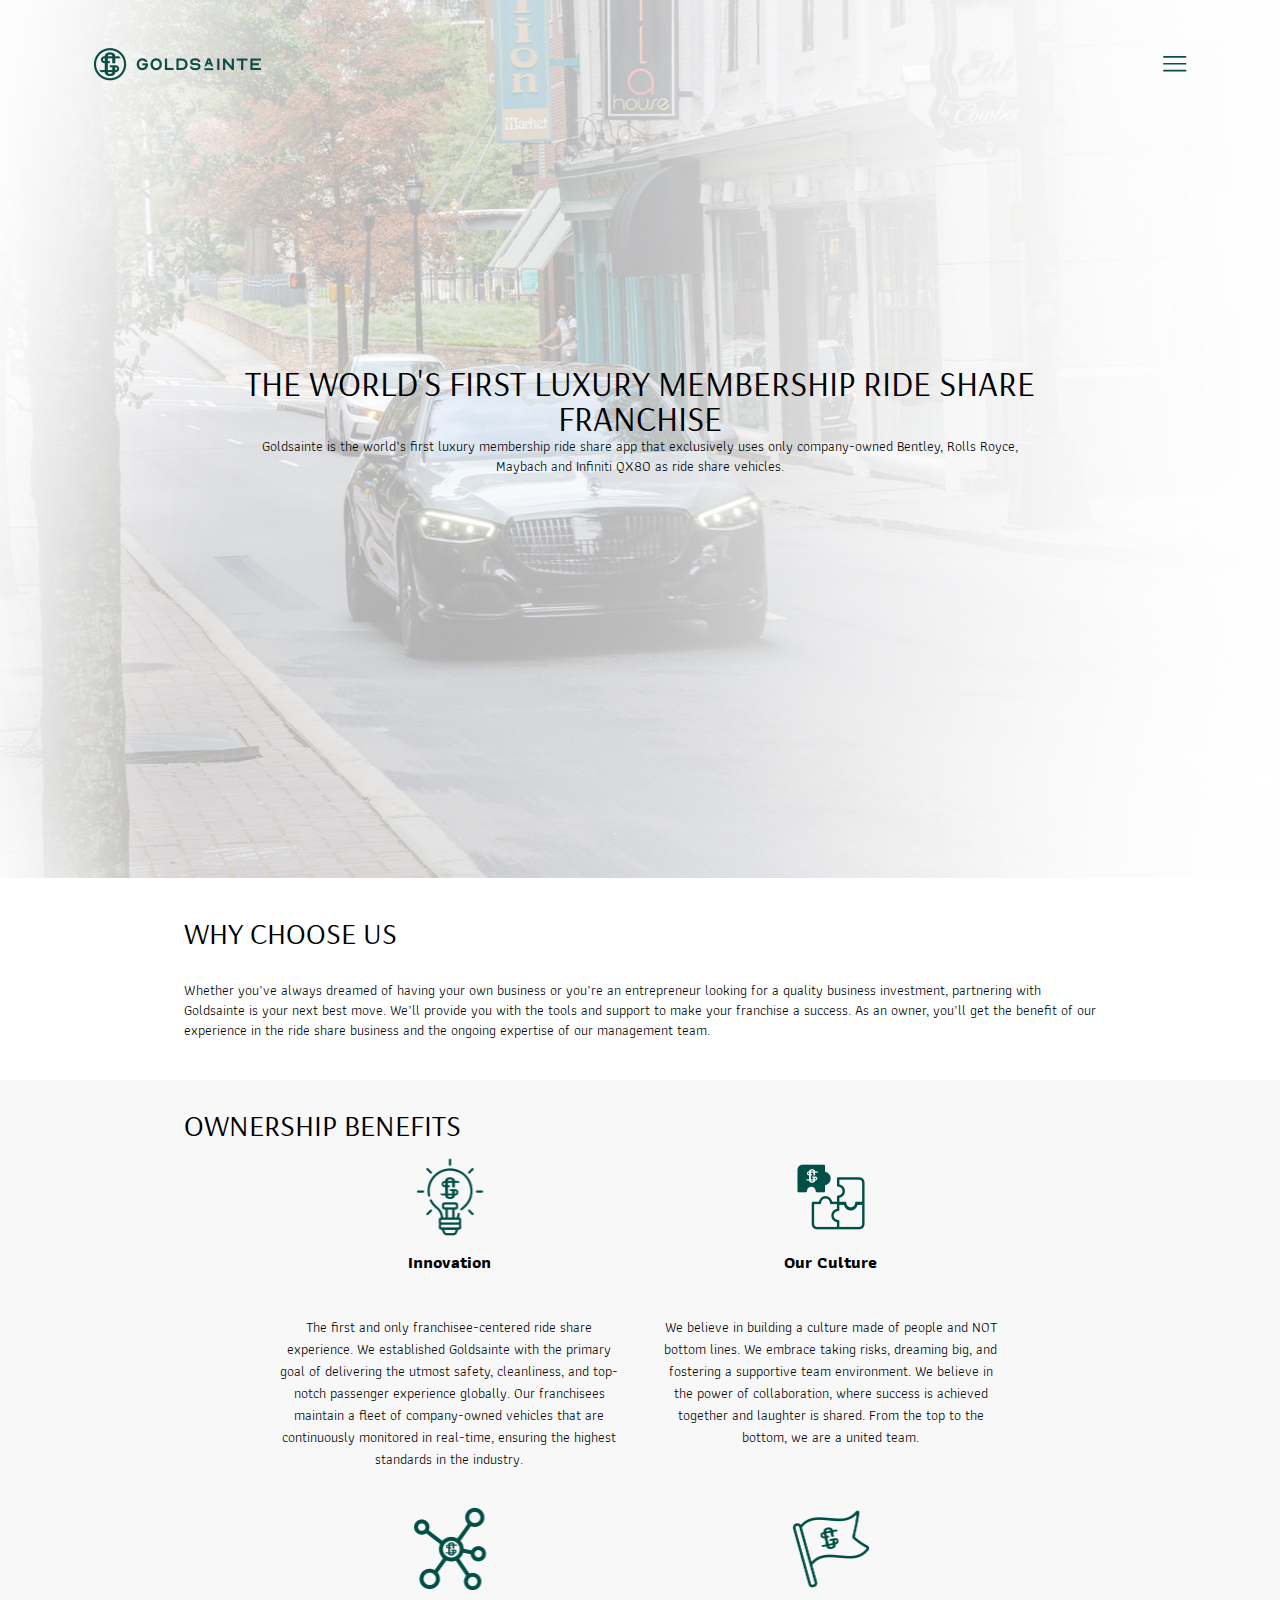
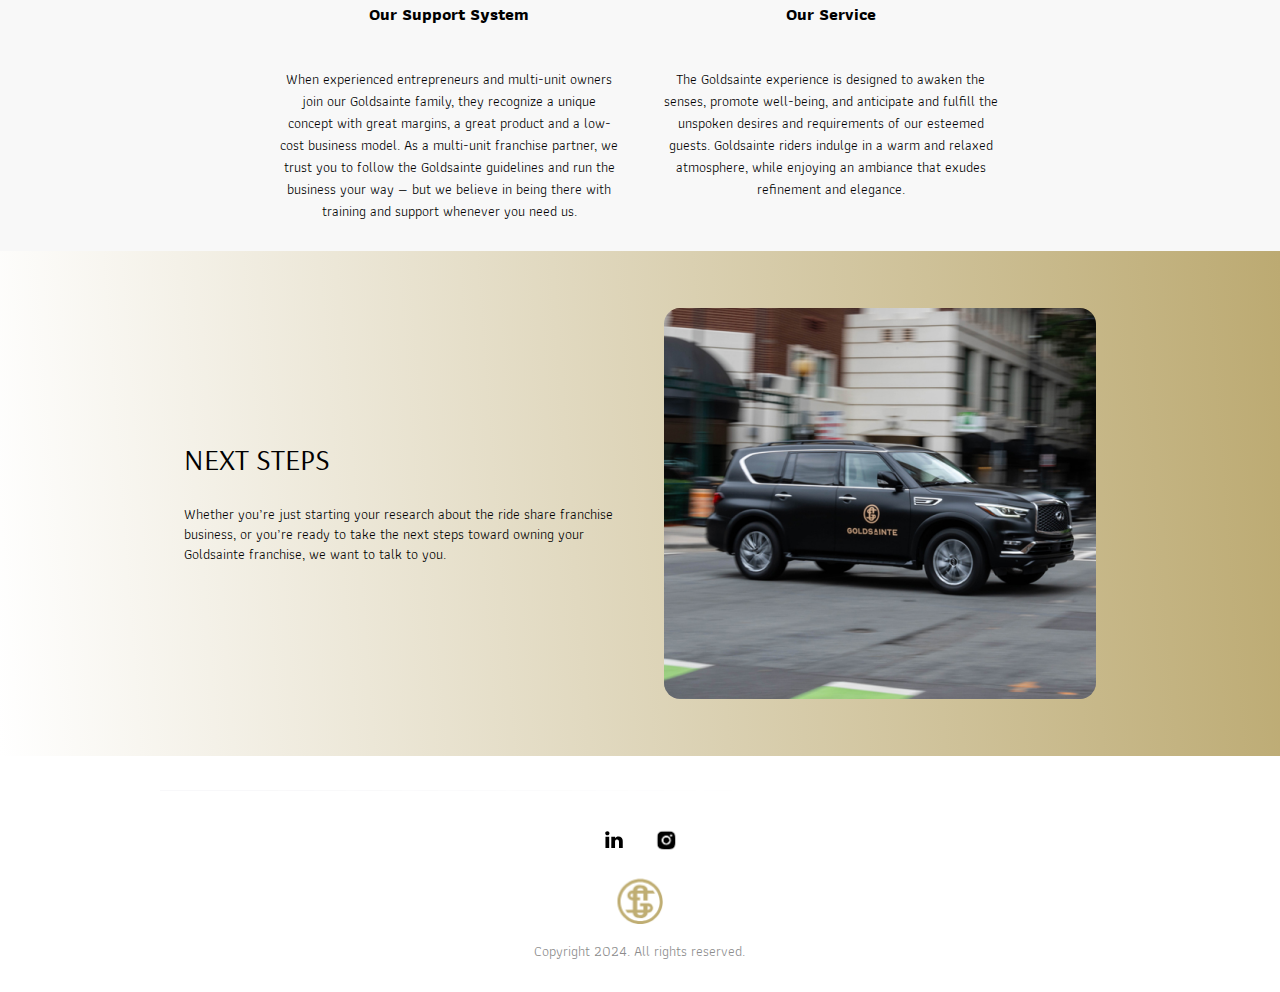
<file: whychooseus.html>
<!DOCTYPE html>
<html>
  <head>
    <meta charset="utf-8" />
    <meta name="viewport" content="initial-scale=1, width=device-width" />

    <link rel="stylesheet" href="./global.css" />
    <link rel="stylesheet" href="./whychooseus.css" />
    <link
      rel="stylesheet"
      href="https://fonts.googleapis.com/css2?family=Arsenal:wght@400;700&display=swap"
    />
    <link
      rel="stylesheet"
      href="https://fonts.googleapis.com/css2?family=Athiti:wght@400;500;600;700&display=swap"
    />
    <link
      rel="stylesheet"
      href="https://fonts.googleapis.com/css2?family=DM Sans:wght@400&display=swap"
    />

    <style>
      @font-face {
        :font-family: "Covik Sans";
        src: url("/public/Covik-Sans-Regular.otf");
        font-weight: 400;
      }
      @font-face {
        :font-family: "Covik Sans";
        src: url("/public/Covik-Sans-Bold.otf");
        font-weight: 700;
      }
      @font-face {
        :font-family: "Covik Sans";
        src: url("/public/Covik-Sans-Regular.otf");
        font-weight: 900;
      }
      @font-face {
        :font-family: "Chiffon";
        src: url("/public/Chiffon.otf");
        font-weight: 400;
      }
    </style>
  </head>
  <body>
    <div class="whychooseus">
      <div class="whychooseus-hero">
        <img
          class="whychooseushero-white-icon"
          alt=""
          src="./public/whychooseusherowhite@2x.png"
        />

        <div class="whychooseus-hero-child"></div>
        <div class="whychooseus-hero-item"></div>
        <div class="whychooseus-hero-inner">
          <div class="frame-wrapper4">
            <div class="heading-parent8">
              <div class="heading10">
                THE WORLD'S FIRST LUXURY MEMBERSHIP RIDE SHARE FRANCHISE
              </div>
              <div class="paragraph20">
                Goldsainte is the world’s first luxury membership ride share app
                that exclusively uses only company-owned Bentley, Rolls Royce,
                Maybach and Infiniti QX80 as ride share vehicles.
              </div>
            </div>
          </div>
        </div>
        <div class="whychooseus-hero-inner1">
          <div class="frame-wrapper4">
            <div class="heading-parent8">
              <div class="heading11">
                THE WORLD'S FIRST LUXURY MEMBERSHIP RIDE SHARE FRANCHISE
              </div>
              <div class="paragraph21">
                Goldsainte is the world’s first luxury membership ride share app
                that exclusively uses only company-owned Bentley, Rolls Royce,
                Maybach and Infiniti QX80 as ride share vehicles.
              </div>
            </div>
          </div>
        </div>
        <div class="why-choose-us-main-logo-nav">
          <a
            class="whychooseus-horizontal-logo-go"
            href="./index.html"
            id="whychooseusHorizontalLogoGo"
          >
          </a>
          <button class="hamburger-menu10-wrapper" id="frameButton">
            <img
              class="hamburger-menu10-icon"
              alt=""
              src="./public/hamburgermenu12.svg"
            />
          </button>
        </div>
      </div>
      <div class="franchisewhychooseus-h1">
        <div class="heading-parent10">
          <div class="heading12">WHY CHOOSE US</div>
          <div class="paragraph22">
            Whether you’ve always dreamed of having your own business or you’re
            an entrepreneur looking for a quality business investment,
            partnering with Goldsainte is your next best move. We’ll provide you
            with the tools and support to make your franchise a success. As an
            owner, you’ll get the benefit of our experience in the ride share
            business and the ongoing expertise of our management team.
          </div>
        </div>
      </div>
      <div class="franchisewhychooseus-h2">
        <div class="frame-parent6">
          <div class="headings-frame">
            <div class="headings3">
              <p class="ownership-benefits">OWNERSHIP BENEFITS</p>
              <p class="ownership-benefits">&nbsp;</p>
            </div>
          </div>
          <div class="frame-wrapper6">
            <div class="headings-wrapper1">
              <div class="headings4">Why Ride with Goldsainte Connect?</div>
            </div>
          </div>
          <div class="group-parent">
            <div class="group-div">
              <div class="lightbulb-parent">
                <img
                  class="lightbulb-icon"
                  alt=""
                  src="./public/lightbulb@2x.png"
                />

                <div class="paragraph23">
                  <p class="ownership-benefits">
                    <span class="innovation1">
                      <b>Innovation</b>
                    </span>
                  </p>
                  <p class="blank-line45">
                    <span>
                      <span class="innovation1">
                        <span>&nbsp;</span>
                      </span>
                    </span>
                  </p>
                  <p class="the-first-and-only-franchisee-">
                    <span>
                      <span class="the-first-and"
                        >The first and only franchisee-centered ride share
                        experience. We established Goldsainte with the primary
                        goal of delivering the utmost safety, cleanliness, and
                        top-notch passenger experience globally. Our franchisees
                        maintain a fleet of company-owned vehicles that are
                        continuously monitored in real-time, ensuring the
                        highest standards in the industry.</span
                      >
                    </span>
                  </p>
                </div>
              </div>
            </div>
            <div class="frame-wrapper7">
              <div class="puzzle-parent">
                <img
                  class="lightbulb-icon"
                  alt=""
                  src="./public/puzzle@2x.png"
                />

                <div class="paragraph24">
                  <p class="ownership-benefits">
                    <span class="innovation1">
                      <b>Our Culture</b>
                    </span>
                  </p>
                  <p class="blank-line45">
                    <span>
                      <span class="innovation1">
                        <span>&nbsp;</span>
                      </span>
                    </span>
                  </p>
                  <p class="the-first-and-only-franchisee-">
                    <span>
                      <span class="the-first-and"
                        >We believe in building a culture made of people and NOT
                        bottom lines. We embrace taking risks, dreaming big, and
                        fostering a supportive team environment. We believe in
                        the power of collaboration, where success is achieved
                        together and laughter is shared. From the top to the
                        bottom, we are a united team.</span
                      >
                    </span>
                  </p>
                </div>
              </div>
            </div>
            <div class="frame-wrapper7">
              <div class="puzzle-parent">
                <img
                  class="lightbulb-icon"
                  alt=""
                  src="./public/network@2x.png"
                />

                <div class="paragraph23">
                  <p class="ownership-benefits">
                    <span class="innovation1">
                      <b>Our Support System</b>
                    </span>
                  </p>
                  <p class="blank-line45">
                    <span>
                      <span class="innovation1">
                        <span>&nbsp;</span>
                      </span>
                    </span>
                  </p>
                  <p class="the-first-and-only-franchisee-">
                    <span>
                      <span class="the-first-and"
                        >When experienced entrepreneurs and multi-unit owners
                        join our Goldsainte family, they recognize a unique
                        concept with great margins, a great product and a
                        low-cost business model. As a multi-unit franchise
                        partner, we trust you to follow the Goldsainte
                        guidelines and run the business your way — but we
                        believe in being there with training and support
                        whenever you need us.</span
                      >
                    </span>
                  </p>
                </div>
              </div>
            </div>
            <div class="frame-wrapper7">
              <div class="puzzle-parent">
                <img class="lightbulb-icon" alt="" src="./public/flag@2x.png" />

                <div class="paragraph23">
                  <p class="ownership-benefits">
                    <span class="innovation1">
                      <b>Our Service</b>
                    </span>
                  </p>
                  <p class="blank-line45">
                    <span>
                      <span class="innovation1">
                        <span>&nbsp;</span>
                      </span>
                    </span>
                  </p>
                  <p class="the-first-and-only-franchisee-">
                    <span>
                      <span class="the-first-and"
                        >The Goldsainte experience is designed to awaken the
                        senses, promote well-being, and anticipate and fulfill
                        the unspoken desires and requirements of our esteemed
                        guests. Goldsainte riders indulge in a warm and relaxed
                        atmosphere, while enjoying an ambiance that exudes
                        refinement and elegance.</span
                      >
                    </span>
                  </p>
                </div>
              </div>
            </div>
          </div>
        </div>
      </div>
      <div class="franchisewhychooseus-h4">
        <div class="rectangle-group">
          <div class="frame-item"></div>
          <div class="frame-parent7">
            <div class="feature-title-frame">
              <div class="feature-title4">NEXT STEPS</div>
            </div>
            <div class="title1">
              Whether you’re just starting your research about the ride share
              franchise business, or you’re ready to take the next steps toward
              owning your Goldsainte franchise, we want to talk to you.
            </div>
          </div>
          <img
            class="pickup-qx80-city-rideshare-app-icon"
            alt=""
            src="./public/jaredricexce530fbhrkunsplash-1111@2x.png"
          />
        </div>
      </div>
      <div class="franchisewhychooseus-footer">
        <div class="franchisewhychooseus-footer-inner">
          <div class="frame-parent8">
            <div class="heading-parent11">
              <b class="heading13">Request Franchise Information</b>
              <div class="paragraph27">
                <span class="click1">Click</span>
                <span class="span3"> </span>
                <a
                  class="here2"
                  href="https://goldsainte69446.activehosted.com/f/13"
                  target="_blank"
                >
                  <span class="here3">here</span>
                </a>
              </div>
            </div>
            <div class="divider-wrapper1">
              <img class="divider-icon3" alt="" src="./public/divider.svg" />
            </div>
            <div class="contact-info3-parent">
              <div class="contact-info3">
                <div class="social-media-container-container">
                  <div class="social-media-container1">
                    <img
                      class="social-media-icon-squarelinke3"
                      alt=""
                      src="./public/social-media-icon-squareinstagram1.svg"
                      id="socialMediaIconSquareLinke"
                    />

                    <img
                      class="social-media-icon-squareinsta3"
                      alt=""
                      src="./public/social-media-icon-squareinstagram21@2x.png"
                      id="socialMediaIconSquareInsta"
                    />
                  </div>
                </div>
              </div>
              <img
                class="goldsainte-gold-logo-franchise-icon1"
                alt=""
                src="./public/goldsaintegoldlogoaboutus@2x.png"
              />

              <div class="email3">Copyright 2024. All rights reserved.</div>
            </div>
          </div>
        </div>
      </div>
    </div>

    <div id="menufranchise" class="popup-overlay" style="display: none">
      <div class="menufranchise" data-animate-on-scroll>
        <img
          class="logomark-seal-green-2-icon"
          alt=""
          src="./public/logomarksealgreen-2@2x.png"
        />

        <div class="sections">
          <a class="franchise-home" href="./franchisehome.html"
            >FRANCHISE home
          </a>
          <div class="sections-child"></div>
          <a class="franchise-home" href="./franchisemodel.html"
            >FRANCHISE MODEL
          </a>
          <div class="sections-child"></div>
          <a class="franchise-home" href="./whychooseus.html">why choose us</a>
          <div class="sections-child"></div>
          <a class="franchise-home" href="./territoriesavailable.html"
            >Territories Available</a
          >
          <div class="sections-child"></div>
          <a class="franchise-home" href="./franchiseinvestment.html"
            >INVESTMENT</a
          >
        </div>
      </div>
    </div>

    <script>
      var scrollAnimElements = document.querySelectorAll("[data-animate-on-scroll]");
      var observer = new IntersectionObserver(
        (entries) => {
          for (const entry of entries) {
            if (entry.isIntersecting || entry.intersectionRatio > 0) {
              const targetElement = entry.target;
              targetElement.classList.add("animate");
              observer.unobserve(targetElement);
            }
          }
        },
        {
          threshold: 0.15,
        }
      );
      
      for (let i = 0; i < scrollAnimElements.length; i++) {
        observer.observe(scrollAnimElements[i]);
      }
      
      var whychooseusHorizontalLogoGo = document.getElementById(
        "whychooseusHorizontalLogoGo"
      );
      if (whychooseusHorizontalLogoGo) {
        whychooseusHorizontalLogoGo.addEventListener("click", function (e) {
          window.location.href = "./index1.html";
        });
      }
      
      var frameButton = document.getElementById("frameButton");
      if (frameButton) {
        frameButton.addEventListener("click", function () {
          var drawerOverlay = document.getElementById("menufranchise");
          if (!drawerOverlay) return;
          var drawerOverlayStyle = drawerOverlay.style;
          if (drawerOverlayStyle) {
            drawerOverlayStyle.display = "flex";
            drawerOverlayStyle.zIndex = 99;
            drawerOverlayStyle.backgroundColor = "rgba(113, 113, 113, 0.3)";
            drawerOverlayStyle.alignItems = "flex-start";
            drawerOverlayStyle.justifyContent = "";
          }
          drawerOverlay.setAttribute("closable", "");
      
          var onClick =
            drawerOverlay.onClick ||
            function (e) {
              if (
                e.target === drawerOverlay &&
                drawerOverlay.hasAttribute("closable")
              ) {
                drawerOverlayStyle.display = "none";
              }
            };
          drawerOverlay.addEventListener("click", onClick);
        });
      }
      
      var socialMediaIconSquareLinke = document.getElementById(
        "socialMediaIconSquareLinke"
      );
      if (socialMediaIconSquareLinke) {
        socialMediaIconSquareLinke.addEventListener("click", function () {
          window.open("https://www.linkedin.com/company/goldsainte/mycompany/");
        });
      }
      
      var socialMediaIconSquareInsta = document.getElementById(
        "socialMediaIconSquareInsta"
      );
      if (socialMediaIconSquareInsta) {
        socialMediaIconSquareInsta.addEventListener("click", function () {
          window.open("https://www.instagram.com/goldsainte/");
        });
      }
      </script>
  </body>
</html>
</file>
<file: global.css>
body {
  margin: 0;
  line-height: normal;
}

.popup-overlay {
  display: flex;
  flex-direction: column;
  position: fixed;
  inset: 0;
}

:root {
  /* fonts */
  --font-athiti: Athiti;
  --font-arsenal: Arsenal;
  --font-chiffon: Chiffon;
  --font-covik-sans: "Covik Sans";
  --body-default: "DM Sans";

  /* font sizes */
  --font-size-sm: 14px;
  --font-size-xl: 20px;
  --font-size-11xl: 30px;
  --font-size-3xl: 22px;
  --font-size-16xl: 35px;
  --font-size-5xl: 24px;
  --font-size-4xl: 23px;
  --font-size-6xl: 25px;
  --font-size-mid: 17px;
  --font-size-29xl: 48px;
  --font-size-31xl: 50px;
  --body-default-size: 18px;
  --font-size-25xl: 44px;
  --font-size-base: 16px;

  /* Colors */
  --neutral-colors-white: #fff;
  --color-gray-100: #8c8c8c;
  --color-gray-200: rgba(0, 0, 0, 0.1);
  --color-gray-300: rgba(255, 255, 255, 0.64);
  --color-darkslategray-100: #0c4d47;
  --color-darkslategray-200: #022926;
  --color-lightslategray: #9795b5;
  --color-black: #000;
  --color-whitesmoke: #f8f8f8;
  --color-tan: #bcaa72;

  /* Gaps */
  --gap-3xs: 10px;
  --gap-xl: 20px;
  --gap-0: 0px;
  --gap-4xl: 23px;
  --gap-24xl: 43px;
  --gap-13xl: 32px;
  --gap-11xl: 30px;
  --gap-20xl: 39px;
  --gap-10xl: 29px;
  --gap-16xl: 35px;
  --gap-9xl: 28px;
  --gap-5xl: 24px;
  --gap-15xl: 34px;
  --gap-29xl: 48px;
  --gap-11xs: 2px;
  --gap-lgi: 19px;

  /* Paddings */
  --padding-165xl: 184px;
  --padding-21xl: 40px;
  --padding-2xs: 11px;
  --padding-3xs: 10px;
  --padding-xl: 20px;
  --padding-51xl: 70px;
  --padding-7xl: 26px;
  --padding-mini: 15px;
  --padding-lgi: 19px;
  --padding-81xl: 100px;
  --padding-17xl: 36px;
  --padding-61xl: 80px;
  --padding-154xl: 173px;
  --padding-31xl: 50px;
  --padding-11xl: 30px;

  /* Border radiuses */
  --br-xl: 20px;
  --br-base: 16px;
  --br-6xl: 25px;
  --br-mini: 15px;
}
</file>
<file: index.css>
@keyframes slide-in-left {
  0% {
    transform: translateX(-200px);
    opacity: 0;
  }
  to {
    transform: translateX(0);
    opacity: 1;
  }
}
.home-hero-white-icon {
  width: 1496.6px;
  position: relative;
  height: 841.8px;
  object-fit: cover;
  z-index: 0;
}
.heading,
.paragraph {
  width: 100%;
  position: relative;
  display: inline-block;
  min-width: 350px;
}
.heading {
  height: 35px;
  line-height: 35px;
  text-transform: uppercase;
  max-width: 900px;
}
.paragraph {
  font-size: var(--font-size-sm);
  line-height: 20px;
  font-family: var(--font-athiti);
  max-width: 800px;
}
.heading-parent {
  align-self: stretch;
  gap: 35px 0;
}
.frame-wrapper,
.heading-parent,
.homehero-inner {
  display: flex;
  flex-direction: column;
  align-items: center;
  justify-content: flex-start;
}
.frame-wrapper {
  align-self: stretch;
}
.homehero-inner {
  width: calc(100% - 368px);
  margin: 0 !important;
  position: absolute;
  top: calc(50% - 55.4px);
  right: 184px;
  left: 184px;
  z-index: 1;
}
.primary-horizontal-logo-gold-1 {
  text-decoration: none;
  width: 167px;
  position: relative;
  height: 34px;
  background-image: url(./public/primaryhorizontallogogold-1@3x.png);
  background-size: cover;
  background-repeat: no-repeat;
  background-position: top;
}
.hamburger-menu1-icon {
  height: 16.4px;
  width: 25.4px;
  position: relative;
}
.hamburger-menu1-wrapper {
  cursor: pointer;
  border: 0;
  padding: var(--padding-3xs);
  background-color: transparent;
  width: 45.4px;
  height: 36.4px;
  display: flex;
  flex-direction: row;
  align-items: flex-start;
  justify-content: space-between;
  box-sizing: border-box;
}
.home-main-logo-nav,
.homehero {
  display: flex;
  align-items: center;
}
.home-main-logo-nav {
  width: calc(100% - 177px);
  margin: 0 !important;
  position: absolute;
  top: 46px;
  right: 83px;
  left: 94px;
  flex-direction: row;
  justify-content: space-between;
  z-index: 2;
}
.homehero {
  align-self: stretch;
  background-color: var(--neutral-colors-white);
  overflow: hidden;
  flex-direction: column;
  justify-content: flex-start;
  position: relative;
  gap: 10px 0;
  text-align: center;
  font-size: var(--font-size-16xl);
}
.dont-just-ride {
  margin: 0;
  text-transform: uppercase;
}
.blank-line {
  margin: 0;
}
.big-number {
  align-self: stretch;
  height: 27px;
  position: relative;
  line-height: 30px;
  display: inline-block;
  flex-shrink: 0;
  min-width: 350px;
}
.luxury-rr-icon {
  width: 118px;
  position: relative;
  height: 133px;
  object-fit: cover;
}
.luxury-vehicles {
  margin: 0;
  font-size: var(--font-size-3xl);
  line-height: 30px;
}
.rides-in-the {
  margin: 0;
  line-height: 20px;
}
.big-number1 {
  width: 256px;
  flex: 1;
  position: relative;
  display: inline-block;
}
.luxury {
  height: 337px;
  display: flex;
  flex-direction: column;
  align-items: center;
  justify-content: center;
  gap: 24px 0;
}
.competitiverates-icon {
  width: 131px;
  position: relative;
  height: 129px;
  object-fit: cover;
}
.big-number3 {
  width: 251px;
  flex: 1;
  position: relative;
  display: inline-block;
}
.competitive-rates {
  height: 337px;
  display: flex;
  flex-direction: column;
  align-items: center;
  justify-content: center;
  gap: 28px 0;
}
.fixedfares-icon {
  width: 152px;
  position: relative;
  height: 122px;
  object-fit: cover;
}
.big-number5 {
  width: 252px;
  flex: 1;
  position: relative;
  display: inline-block;
}
.fixed-fares {
  height: 337px;
  display: flex;
  flex-direction: column;
  align-items: center;
  justify-content: center;
  gap: 35px 0;
}
.customizedexperience-icon {
  width: 128px;
  position: relative;
  height: 127px;
  object-fit: cover;
}
.customized-experience {
  height: 337px;
  display: flex;
  flex-direction: column;
  align-items: center;
  justify-content: center;
  gap: 30px 0;
}
.luxury-parent {
  align-self: stretch;
  display: flex;
  flex-direction: row;
  flex-wrap: wrap;
  align-items: flex-start;
  justify-content: center;
  gap: 0 38px;
  text-align: center;
  font-size: var(--font-size-sm);
  font-family: var(--font-athiti);
}
.big-number-parent,
.home-h1,
.home-h1-inner {
  align-self: stretch;
  display: flex;
  flex-direction: column;
  align-items: flex-start;
  justify-content: flex-start;
}
.big-number-parent {
  gap: 69px 0;
}
.home-h1,
.home-h1-inner {
  padding: var(--padding-3xs) 0;
}
.home-h1 {
  background-color: var(--neutral-colors-white);
  overflow: hidden;
  align-items: center;
  padding: var(--padding-xl) var(--padding-165xl);
}
.feature-title {
  width: 100%;
  height: 30px;
  position: relative;
  font-size: var(--font-size-11xl);
  line-height: 30px;
  text-transform: uppercase;
  font-family: var(--font-arsenal);
  display: inline-block;
  min-width: 300px;
  max-width: 700px;
}
.text {
  align-self: stretch;
  position: relative;
  line-height: 20px;
}
.a-single-ride {
  margin-bottom: 0;
}
.a-single-ride-is-a-standard-on {
  margin: 0;
  font-family: inherit;
  font-size: inherit;
  padding-left: var(--padding-lgi);
}
.feature-title-parent {
  flex: 1;
  display: flex;
  flex-direction: column;
  align-items: flex-start;
  justify-content: center;
  padding: var(--padding-mini) 0;
  box-sizing: border-box;
  gap: 29px 0;
  min-width: 300px;
}
.goldsainte-app-phone-maybach-m-icon {
  width: 412px;
  position: relative;
  border-radius: var(--br-base);
  height: 345px;
  object-fit: cover;
  min-width: 400px;
}
.frame-parent,
.home-h2 {
  align-self: stretch;
  display: flex;
  align-items: center;
  justify-content: center;
}
.frame-parent {
  flex-direction: row;
  flex-wrap: wrap;
  gap: 0 48px;
}
.home-h2 {
  background: linear-gradient(89.45deg, #fff, #bcaa72);
  overflow: hidden;
  flex-direction: column;
  padding: var(--padding-xl) var(--padding-165xl);
  font-size: var(--font-size-sm);
  font-family: var(--font-athiti);
}
.feature-title1,
.title {
  align-self: stretch;
  position: relative;
}
.feature-title1 {
  height: 30px;
  line-height: 30px;
  text-transform: uppercase;
  display: inline-block;
}
.title {
  font-size: var(--font-size-sm);
  line-height: 20px;
  font-family: var(--font-athiti);
}
.feature-title-group {
  align-self: stretch;
  display: flex;
  flex-direction: column;
  align-items: center;
  justify-content: center;
  gap: var(--gap-xl);
  min-width: 300px;
}
.man-walking-into-mm-car-ridesh-icon {
  width: 741px;
  position: relative;
  border-radius: var(--br-base);
  height: 307px;
  object-fit: cover;
}
.frame-container,
.man-walking-into-mm-car-ridesh-wrapper {
  align-self: stretch;
  display: flex;
  flex-direction: column;
  align-items: center;
}
.man-walking-into-mm-car-ridesh-wrapper {
  border-radius: var(--br-base);
  justify-content: flex-end;
  min-width: 350px;
}
.frame-container {
  height: 683px;
  justify-content: center;
  gap: 39px 0;
}
.video-placeholder-icon {
  width: 451.3px;
  position: relative;
  height: 334.1px;
  object-fit: contain;
  display: none;
}
.frame-group,
.home-h3 {
  align-self: stretch;
  display: flex;
  flex-direction: column;
  align-items: center;
  justify-content: center;
}
.frame-group {
  height: 616px;
  gap: 50px;
}
.home-h3 {
  overflow: hidden;
  padding: var(--padding-xl) var(--padding-165xl);
  background-image: url(./public/home-h3@3x.png);
  background-size: cover;
  background-repeat: no-repeat;
  background-position: top;
  color: var(--neutral-colors-white);
}
.image-8-icon {
  width: 262px;
  position: relative;
  height: 376px;
  object-fit: cover;
}
.headings,
.paragraph1 {
  align-self: stretch;
  position: relative;
}
.headings {
  height: 30px;
  line-height: 30px;
  text-transform: uppercase;
  display: inline-block;
  min-width: 350px;
}
.paragraph1 {
  font-size: var(--font-size-sm);
  line-height: 20px;
  font-family: var(--font-athiti);
}
.image-10,
.image-9 {
  text-decoration: none;
  width: 126px;
  position: relative;
  height: 38px;
  background-image: url(./public/image-10@3x.png);
  background-size: cover;
  background-repeat: no-repeat;
  background-position: top;
}
.image-9 {
  width: 128px;
  background-image: url(./public/image-9@3x.png);
}
.image-10-parent {
  display: flex;
  flex-direction: row;
  align-items: flex-start;
  justify-content: flex-start;
  padding: var(--padding-7xl) 0;
  gap: 0 21px;
}
.headings-parent,
.image-8-parent {
  flex: 1;
  display: flex;
  align-items: center;
}
.headings-parent {
  flex-direction: column;
  justify-content: flex-end;
  gap: 30px 0;
  min-width: 300px;
}
.image-8-parent {
  flex-direction: row;
  flex-wrap: wrap;
  justify-content: center;
  gap: 60px;
}
.home-h4,
.home-h4-inner {
  align-self: stretch;
  display: flex;
  align-items: center;
}
.home-h4-inner {
  flex-direction: row;
  flex-wrap: wrap;
  justify-content: space-between;
  padding: var(--padding-3xs) 0;
}
.home-h4 {
  background-color: var(--color-whitesmoke);
  overflow: hidden;
  flex-direction: column;
  justify-content: center;
  padding: var(--padding-xl) var(--padding-165xl);
}
.heading1,
.paragraph2 {
  align-self: stretch;
  position: relative;
  display: inline-block;
  min-width: 300px;
}
.heading1 {
  height: 30px;
  line-height: 30px;
  text-transform: uppercase;
}
.paragraph2 {
  font-size: var(--font-size-sm);
  line-height: 20px;
  font-family: var(--font-athiti);
}
.heading-group,
.home-h5 {
  align-self: stretch;
  display: flex;
  flex-direction: column;
  align-items: center;
  justify-content: center;
}
.heading-group {
  gap: 32px 0;
  min-width: 300px;
}
.home-h5 {
  background-color: var(--neutral-colors-white);
  overflow: hidden;
  padding: var(--padding-21xl) var(--padding-165xl);
}
.paragraph3 {
  width: 100%;
  position: relative;
  line-height: 20px;
  text-transform: uppercase;
  display: inline-block;
  height: 391px;
  flex-shrink: 0;
  min-width: 300px;
  max-width: 500px;
}
.main-service,
.premium {
  display: flex;
  flex-direction: column;
}
.premium {
  align-self: stretch;
  border-radius: var(--br-xl);
  height: 520px;
  align-items: center;
  justify-content: center;
  padding: var(--padding-3xs);
  box-sizing: border-box;
  background-image: url(./public/premium@3x.png);
  background-size: cover;
  background-repeat: no-repeat;
  background-position: top;
  min-height: 520px;
}
.main-service {
  text-decoration: none;
  flex: 1;
  align-items: flex-start;
  justify-content: flex-start;
  min-width: 350px;
  max-width: 550px;
  color: inherit;
}
.paragraph4 {
  width: 100%;
  position: relative;
  line-height: 20px;
  display: inline-block;
  min-width: 300px;
  max-width: 500px;
}
.carshare-f {
  text-decoration: none;
  align-self: stretch;
  border-radius: var(--br-xl);
  height: 150px;
  display: flex;
  flex-direction: column;
  align-items: center;
  justify-content: center;
  padding: var(--padding-3xs);
  box-sizing: border-box;
  background-image: url(./public/carshare-f@3x.png);
  background-size: cover;
  background-repeat: no-repeat;
  background-position: top;
  min-height: 150px;
  max-height: 150px;
  color: inherit;
}
.paragraph5 {
  width: 100%;
  position: relative;
  line-height: 20px;
  text-transform: uppercase;
  display: inline-block;
  min-width: 300px;
  max-width: 500px;
}
.franchise {
  text-decoration: none;
  align-self: stretch;
  border-radius: var(--br-xl);
  display: flex;
  flex-direction: column;
  align-items: center;
  justify-content: center;
  padding: var(--padding-3xs);
  box-sizing: border-box;
  background-image: url(./public/franchise@3x.png);
  background-size: cover;
  background-repeat: no-repeat;
  background-position: top;
  min-height: 150px;
  max-height: 150px;
  color: inherit;
}
.paragraph6 {
  width: 100%;
  position: relative;
  line-height: 20px;
  text-transform: uppercase;
  display: inline-block;
  min-width: 300px;
  max-width: 500px;
}
.connect,
.other-services {
  display: flex;
  flex-direction: column;
}
.connect {
  text-decoration: none;
  align-self: stretch;
  border-radius: var(--br-xl);
  height: 150px;
  align-items: center;
  justify-content: center;
  padding: var(--padding-3xs);
  box-sizing: border-box;
  background-image: url(./public/connect@3x.png);
  background-size: cover;
  background-repeat: no-repeat;
  background-position: top;
  min-height: 150px;
  max-height: 150px;
  color: inherit;
}
.other-services {
  flex: 1;
  align-items: flex-start;
  justify-content: flex-start;
  gap: var(--gap-16xl);
  min-width: 350px;
  max-width: 550px;
  min-height: 350px;
}
.frame-home-services {
  align-self: stretch;
  display: flex;
  flex-direction: row;
  flex-wrap: wrap;
  align-items: flex-start;
  justify-content: center;
  padding: var(--padding-3xs) 0;
  box-sizing: border-box;
  gap: var(--gap-24xl);
  min-width: 300px;
}
.frame-home-services-wrapper,
.home-7 {
  align-self: stretch;
  display: flex;
  flex-direction: column;
  align-items: flex-start;
  justify-content: flex-start;
}
.home-7 {
  background-color: var(--neutral-colors-white);
  overflow: hidden;
  align-items: center;
  padding: var(--padding-xl) var(--padding-165xl);
  font-size: var(--font-size-sm);
  color: var(--neutral-colors-white);
  font-family: var(--font-athiti);
}
.heading2 {
  align-self: stretch;
  height: 20px;
  position: relative;
  line-height: 20px;
  display: inline-block;
  min-width: 300px;
}
.you-are-invited {
  color: var(--color-gray-100);
}
.span {
  color: var(--color-lightslategray);
}
.infogoldsaintecom1 {
  text-decoration: underline;
}
.infogoldsaintecom {
  color: inherit;
}
.paragraph7 {
  align-self: stretch;
  position: relative;
  font-size: var(--font-size-sm);
  line-height: 14px;
  display: inline-block;
  min-width: 300px;
}
.heading-container {
  width: 1121px;
  display: none;
  flex-direction: column;
  align-items: center;
  justify-content: flex-start;
  gap: 23px 0;
}
.divider-icon {
  width: 1920px;
  position: relative;
  height: 1px;
  opacity: 0.35;
}
.divider-wrapper {
  display: flex;
  flex-direction: column;
  align-items: flex-start;
  justify-content: flex-start;
  padding: var(--padding-3xs);
}
.social-media-icon-squarelinke-child {
  position: absolute;
  height: 47.5%;
  width: 50%;
  top: 26.11%;
  right: 25%;
  bottom: 26.39%;
  left: 25%;
  max-width: 100%;
  overflow: hidden;
  max-height: 100%;
}
.social-media-icon-squarelinke {
  text-decoration: none;
  width: 36px;
  position: relative;
  height: 36px;
  cursor: pointer;
}
.social-media-icon-squareinsta {
  width: 36px;
  position: relative;
  height: 36px;
  object-fit: cover;
  cursor: pointer;
}
.social-media-container3 {
  position: absolute;
  top: 0;
  left: calc(50% - 44px);
  display: flex;
  flex-direction: row;
  align-items: flex-start;
  justify-content: flex-start;
  gap: 0 16px;
}
.social-media-container3-wrapper {
  position: absolute;
  top: 0;
  left: calc(50% - 44px);
  width: 88px;
  height: 36px;
}
.contact-info-12 {
  width: 88px;
  position: relative;
  height: 36px;
}
.goldsainte-gold-logo-home-icon {
  width: 46px;
  position: relative;
  height: 46px;
  object-fit: cover;
}
.email {
  width: 533.9px;
  position: relative;
  line-height: 14px;
  display: inline-block;
}
.contact-info-12-parent,
.frame-div {
  display: flex;
  flex-direction: column;
  align-items: center;
}
.contact-info-12-parent {
  align-self: stretch;
  justify-content: flex-start;
  padding: var(--padding-2xs) 0;
  gap: 20px 0;
  font-size: var(--font-size-sm);
  color: var(--color-gray-100);
}
.frame-div {
  gap: 10px 0;
}
.frame-div,
.homefooter-inner {
  align-self: stretch;
  height: 189px;
  justify-content: flex-start;
}
.homefooter,
.homefooter-inner,
.index {
  display: flex;
  flex-direction: column;
  align-items: center;
}
.homefooter {
  align-self: stretch;
  height: 236px;
  background-color: var(--neutral-colors-white);
  overflow: hidden;
  flex-shrink: 0;
  justify-content: center;
  padding: 0 var(--padding-165xl);
  box-sizing: border-box;
  text-align: center;
  font-size: var(--font-size-xl);
  color: var(--color-darkslategray-100);
  font-family: var(--font-athiti);
}
.index {
  width: 100%;
  position: relative;
  justify-content: flex-start;
  text-align: left;
  font-size: var(--font-size-11xl);
  color: var(--color-black);
  font-family: var(--font-arsenal);
}
@media screen and (max-width: 1200px) {
  .heading {
    font-size: var(--font-size-11xl);
    line-height: 30px;
  }
  .hamburger-menu1-icon {
    display: flex;
  }
  .big-number {
    font-family: var(--font-arsenal);
  }
  .home-h1 {
    padding-left: var(--padding-21xl);
    padding-right: var(--padding-21xl);
    box-sizing: border-box;
  }
  .feature-title {
    font-size: var(--font-size-11xl);
    line-height: 30px;
  }
  .home-h3 {
    padding-left: var(--padding-165xl);
    box-sizing: border-box;
  }
  .headings {
    font-size: var(--font-size-11xl);
    line-height: 30px;
  }
  .paragraph3,
  .paragraph4,
  .paragraph5,
  .paragraph6 {
    font-family: var(--font-athiti);
  }
}
@media screen and (max-width: 960px) {
  .heading {
    font-size: var(--font-size-xl);
    line-height: 20px;
  }
  .paragraph {
    font-size: var(--font-size-sm);
    line-height: 16px;
  }
  .homehero {
    padding-left: var(--padding-81xl);
    padding-right: var(--padding-81xl);
    box-sizing: border-box;
  }
  .big-number {
    font-size: var(--font-size-xl);
    line-height: 20px;
  }
  .home-h1 {
    padding-left: var(--padding-21xl);
    padding-right: var(--padding-21xl);
    box-sizing: border-box;
  }
  .feature-title,
  .feature-title1 {
    font-size: var(--font-size-xl);
    line-height: 20px;
  }
  .home-h3 {
    padding-left: var(--padding-xl);
    padding-right: var(--padding-xl);
    box-sizing: border-box;
  }
  .headings {
    font-size: var(--font-size-xl);
    line-height: 20px;
  }
  .home-h4 {
    padding-left: var(--padding-21xl);
    padding-right: var(--padding-21xl);
    box-sizing: border-box;
  }
  .heading1,
  .paragraph2 {
    font-size: var(--font-size-xl);
    line-height: 20px;
  }
  .paragraph2 {
    font-size: var(--font-size-sm);
  }
  .home-h5 {
    padding-left: var(--padding-21xl);
    padding-right: var(--padding-21xl);
    box-sizing: border-box;
  }
  .paragraph3,
  .paragraph4,
  .paragraph5 {
    font-family: var(--font-athiti);
  }
  .home-7,
  .homefooter {
    padding-left: var(--padding-51xl);
    padding-right: var(--padding-51xl);
    box-sizing: border-box;
  }
  .homefooter {
    padding-left: var(--padding-21xl);
    padding-right: var(--padding-21xl);
  }
}
@media screen and (max-width: 420px) {
  .heading {
    font-size: var(--font-size-xl);
    line-height: 20px;
  }
  .paragraph {
    font-size: var(--font-size-sm);
    line-height: 16px;
  }
  .frame-wrapper,
  .home-h1,
  .homehero {
    padding-left: var(--padding-3xs);
    padding-right: var(--padding-3xs);
    box-sizing: border-box;
  }
  .home-h1,
  .homehero {
    padding-left: var(--padding-81xl);
    padding-right: var(--padding-81xl);
  }
  .home-h1 {
    padding-left: var(--padding-xl);
    padding-right: var(--padding-xl);
  }
  .feature-title {
    font-size: var(--font-size-xl);
    line-height: 20px;
  }
  .home-h2,
  .home-h3 {
    padding-left: var(--padding-21xl);
    padding-right: var(--padding-21xl);
    box-sizing: border-box;
  }
  .home-h3 {
    padding-left: var(--padding-xl);
    padding-right: var(--padding-xl);
  }
  .headings {
    font-size: var(--font-size-xl);
  }
  .paragraph1 {
    font-family: var(--font-athiti);
  }
  .home-h4 {
    padding-left: var(--padding-xl);
    padding-right: var(--padding-xl);
    box-sizing: border-box;
  }
  .heading1 {
    font-size: var(--font-size-xl);
    line-height: 20px;
  }
  .home-h5 {
    padding-left: var(--padding-xl);
    padding-right: var(--padding-xl);
    box-sizing: border-box;
  }
  .paragraph3,
  .paragraph4,
  .paragraph5 {
    font-family: var(--font-athiti);
  }
  .home-7 {
    padding-left: var(--padding-3xs);
    padding-right: var(--padding-3xs);
    box-sizing: border-box;
  }
}
.logomark-seal-green-1-icon {
  width: 79px;
  position: relative;
  height: 79px;
  object-fit: cover;
}
.about {
  text-decoration: none;
  position: relative;
  line-height: 18px;
  text-transform: uppercase;
  font-weight: 500;
  color: inherit;
}
.sections-child1 {
  width: 469px;
  position: relative;
  border-top: 1px solid var(--color-gray-200);
  box-sizing: border-box;
  height: 1px;
}
.menuhome,
.sections1 {
  display: flex;
  flex-direction: column;
  align-items: center;
  justify-content: flex-start;
  gap: 10px 0;
}
.menuhome {
  position: relative;
  background-color: var(--neutral-colors-white);
  overflow: hidden;
  padding: var(--padding-mini) 0;
  box-sizing: border-box;
  gap: 39px 0;
  opacity: 0;
  height: 100%;
  max-width: 90%;
  text-align: center;
  font-size: var(--body-default-size);
  color: var(--color-darkslategray-100);
  font-family: var(--font-athiti);
}
.menuhome.animate {
  animation: 0.25s ease 0s 1 normal forwards slide-in-left;
}
@media screen and (max-width: 960px) {
  .sections1 {
    display: flex;
  }
}
</file>
<file: aboutus.css>
@keyframes slide-in-left {
  0% {
    transform: translateX(-200px);
    opacity: 0;
  }
  to {
    transform: translateX(0);
    opacity: 1;
  }
}
.about-hero-white-icon {
  width: 1529px;
  position: relative;
  height: 860px;
  object-fit: cover;
  z-index: 0;
}
.heading3,
.paragraph8 {
  position: relative;
  display: inline-block;
}
.heading3 {
  align-self: stretch;
  height: 35px;
  line-height: 35px;
  text-transform: uppercase;
  min-width: 300px;
}
.paragraph8 {
  width: 100%;
  font-size: var(--font-size-sm);
  line-height: 20px;
  font-family: var(--font-athiti);
  min-width: 350px;
  max-width: 800px;
}
.heading-parent1 {
  width: 100%;
  gap: 35px 0;
  min-width: 350px;
  max-width: 900px;
}
.abouthero-inner,
.frame-wrapper1,
.heading-parent1 {
  display: flex;
  flex-direction: column;
  align-items: center;
  justify-content: flex-start;
}
.frame-wrapper1 {
  align-self: stretch;
}
.abouthero-inner {
  width: calc(100% - 368px);
  margin: 0 !important;
  position: absolute;
  top: calc(50% - 64.5px);
  right: 184px;
  left: 184px;
  z-index: 1;
}
.primary-horizontal-logo-green- {
  text-decoration: none;
  width: 167px;
  position: relative;
  height: 34px;
  background-image: url(./public/primaryhorizontallogogreenaboutus@3x.png);
  background-size: cover;
  background-repeat: no-repeat;
  background-position: top;
  cursor: pointer;
}
.hamburger-menu2-icon {
  height: 16.4px;
  width: 25.4px;
  position: relative;
}
.about-us-main-logo-nav,
.hamburger-menu2-wrapper {
  display: flex;
  flex-direction: row;
  justify-content: space-between;
}
.hamburger-menu2-wrapper {
  cursor: pointer;
  border: 0;
  padding: var(--padding-3xs);
  background-color: transparent;
  width: 45.4px;
  height: 36.4px;
  align-items: flex-start;
  box-sizing: border-box;
}
.about-us-main-logo-nav {
  width: calc(100% - 177px);
  margin: 0 !important;
  position: absolute;
  top: 46px;
  right: 83px;
  left: 94px;
  align-items: center;
  z-index: 2;
}
.abouthero {
  align-self: stretch;
  background-color: var(--neutral-colors-white);
  overflow: hidden;
  display: flex;
  flex-direction: column;
  align-items: center;
  justify-content: flex-start;
  position: relative;
  gap: 10px 0;
  text-align: center;
  font-size: var(--font-size-16xl);
  font-family: var(--font-arsenal);
}
.headings1 {
  flex: 1;
  position: relative;
  line-height: 24px;
  text-transform: uppercase;
}
.headings-wrapper {
  align-self: stretch;
  display: flex;
  flex-direction: row;
  align-items: flex-start;
  justify-content: flex-start;
}
.unlock-a-world {
  margin: 0;
}
.headings2 {
  height: 90px;
  flex: 1;
  position: relative;
  line-height: 30px;
  text-transform: uppercase;
  display: inline-block;
}
.frame-about-us-inner,
.frame-parent1,
.headings-container {
  align-self: stretch;
  display: flex;
  justify-content: flex-start;
}
.headings-container {
  flex-direction: row;
  align-items: flex-start;
  font-size: var(--font-size-11xl);
  font-family: var(--font-arsenal);
}
.frame-about-us-inner,
.frame-parent1 {
  flex-direction: column;
}
.frame-parent1 {
  align-items: flex-start;
  gap: 25px 0;
}
.frame-about-us-inner {
  align-items: center;
  padding: var(--padding-3xs) var(--padding-154xl) var(--padding-3xs) 0;
  box-sizing: border-box;
  min-width: 500px;
}
.premium-and-xl {
  line-height: 32px;
}
.premium-and-xl-access {
  margin: 0;
  font-size: var(--font-size-3xl);
  color: var(--color-black);
}
.blank-line10 {
  line-height: 30px;
}
.members-receive-priority {
  line-height: 20px;
}
.members-receive-priority-booki {
  margin: 0;
  font-size: var(--font-size-sm);
}
.blank-line11 {
  margin: 0;
  line-height: 30px;
}
.paragraph9 {
  position: absolute;
  top: 139px;
  left: 0;
  display: inline-block;
  width: 285px;
  height: 150px;
}
.access-icon {
  position: absolute;
  top: 0;
  left: 92px;
  width: 102px;
  height: 129px;
  object-fit: cover;
}
.goldsainte-premium-and-xl-acc {
  width: 285px;
  position: relative;
  height: 289px;
}
.paragraph10 {
  position: absolute;
  top: 140px;
  left: 0;
  display: inline-block;
  width: 285px;
  height: 150px;
}
.ridediscounts-icon {
  position: absolute;
  top: 0;
  left: 104.6px;
  width: 90.2px;
  height: 130px;
  object-fit: cover;
}
.ride-discounts {
  width: 285px;
  position: relative;
  height: 290px;
}
.paragraph11 {
  position: absolute;
  top: 138px;
  left: 0;
  display: inline-block;
  width: 285px;
  height: 150px;
}
.conciergescheduling-icon {
  position: absolute;
  top: 0;
  left: 86.5px;
  width: 112px;
  height: 128px;
  object-fit: cover;
}
.concierge-scheduling {
  width: 285px;
  position: relative;
  height: 288px;
}
.cancelanytime-icon,
.fullperksaccess-icon {
  position: absolute;
  top: 0;
  left: 91.5px;
  width: 101px;
  height: 130px;
  object-fit: cover;
}
.fullperksaccess-icon {
  left: 84px;
  width: 117px;
  height: 128px;
}
.goldsainte-premium-and-xl-acc-parent {
  align-self: stretch;
  display: flex;
  flex-direction: row;
  flex-wrap: wrap;
  align-items: flex-start;
  justify-content: center;
  gap: 20px 13px;
  text-align: center;
  color: var(--color-gray-100);
}
.about-us-h1,
.frame-about-us {
  align-self: stretch;
  display: flex;
  flex-direction: column;
  align-items: center;
  justify-content: flex-start;
}
.frame-about-us {
  gap: 20px 0;
}
.about-us-h1 {
  background-color: var(--neutral-colors-white);
  overflow: hidden;
  padding: var(--padding-xl) var(--padding-165xl);
  font-size: var(--font-size-5xl);
}
.big-number7 {
  align-self: stretch;
  flex: 1;
  position: relative;
  line-height: 30px;
  text-transform: uppercase;
}
.big-number-wrapper {
  align-self: stretch;
  display: flex;
  flex-direction: row;
  flex-wrap: wrap;
  align-items: flex-start;
  justify-content: flex-start;
  padding: var(--padding-3xs);
  box-sizing: border-box;
  min-width: 450px;
}
.white-sportscar-marketpace-icon {
  width: 513px;
  position: relative;
  border-radius: var(--br-base);
  height: 226px;
  object-fit: cover;
}
.white-sportscar-marketpace-wrapper {
  width: 773px;
  height: 233px;
  display: flex;
  flex-direction: column;
  align-items: center;
  justify-content: center;
  min-width: 300px;
}
.blank-line36 {
  margin: 0;
  font-size: var(--font-size-5xl);
  color: var(--neutral-colors-white);
}
.big-number8 {
  width: 320px;
  position: relative;
  display: inline-block;
  height: 174px;
  flex-shrink: 0;
}
.big-number-container {
  display: flex;
  flex-direction: column;
  align-items: center;
  justify-content: flex-start;
}
.frame-parent3 {
  align-self: stretch;
  display: flex;
  flex-direction: row;
  flex-wrap: wrap;
  align-items: flex-start;
  justify-content: center;
  gap: 40px 82px;
  min-width: 300px;
  text-align: center;
  font-size: var(--font-size-4xl);
  color: var(--color-tan);
  font-family: var(--font-athiti);
}
.frame-parent2 {
  gap: 47px 0;
}
.about-us-h2,
.about-us-h2-inner,
.frame-parent2 {
  align-self: stretch;
  display: flex;
  flex-direction: column;
  align-items: center;
  justify-content: flex-start;
}
.about-us-h2 {
  overflow: hidden;
  padding: var(--padding-21xl) var(--padding-165xl);
  background-image: url(./public/about-us-h2@3x.png);
  background-size: cover;
  background-repeat: no-repeat;
  background-position: top;
  font-size: var(--font-size-11xl);
  color: var(--neutral-colors-white);
  font-family: var(--font-arsenal);
}
.frame-child {
  width: 1491px;
  position: relative;
  background: linear-gradient(
    263.13deg,
    rgba(190, 169, 103, 0.4) 34.38%,
    rgba(255, 255, 255, 0)
  );
  height: 526px;
  display: none;
}
.feature-title2 {
  width: 100%;
  position: relative;
  line-height: 20px;
  text-transform: uppercase;
  display: inline-block;
  height: 19px;
  flex-shrink: 0;
  min-width: 300px;
  max-width: 700px;
}
.text2,
.text3 {
  align-self: stretch;
  position: relative;
}
.text2 {
  height: 30px;
  font-size: var(--font-size-11xl);
  line-height: 30px;
  text-transform: uppercase;
  font-family: var(--font-arsenal);
  display: inline-block;
}
.text3 {
  font-size: var(--font-size-sm);
  line-height: 20px;
}
.feature-title-container {
  flex: 1;
  height: 252px;
  display: flex;
  flex-direction: column;
  align-items: flex-start;
  justify-content: center;
  padding: var(--padding-mini) 0;
  box-sizing: border-box;
  gap: 29px 0;
  min-width: 300px;
}
.black-ride-share-icon {
  width: 420px;
  position: relative;
  border-radius: var(--br-base);
  height: 208px;
  object-fit: cover;
  min-width: 400px;
}
.about-us-h3,
.rectangle-parent {
  align-self: stretch;
  display: flex;
  align-items: center;
}
.rectangle-parent {
  flex-direction: row;
  flex-wrap: wrap;
  justify-content: center;
  padding: var(--padding-17xl) 0;
  gap: 0 16px;
}
.about-us-h3 {
  background: linear-gradient(89.45deg, #fff, #bcaa72);
  overflow: hidden;
  flex-direction: column;
  justify-content: flex-start;
  padding: 0 var(--padding-165xl);
}
.heading4 {
  align-self: stretch;
  height: 20px;
  position: relative;
  line-height: 20px;
  display: inline-block;
  min-width: 300px;
}
.you-are-invited1 {
  color: var(--color-gray-100);
}
.span1 {
  color: var(--color-lightslategray);
}
.infogoldsaintecom3 {
  text-decoration: underline;
}
.infogoldsaintecom2 {
  color: inherit;
}
.paragraph14 {
  align-self: stretch;
  position: relative;
  font-size: var(--font-size-sm);
  line-height: 14px;
  display: inline-block;
  min-width: 300px;
}
.heading-parent2 {
  width: 1121px;
  display: none;
  flex-direction: column;
  align-items: center;
  justify-content: flex-start;
  gap: 23px 0;
}
.divider-icon1 {
  width: 1920px;
  position: relative;
  height: 1px;
  opacity: 0.35;
}
.divider-container {
  display: flex;
  flex-direction: column;
  align-items: flex-start;
  justify-content: flex-start;
  padding: var(--padding-3xs);
}
.social-media-icon-squarelinke-item {
  position: absolute;
  height: 47.5%;
  width: 50%;
  top: 26.11%;
  right: 25%;
  bottom: 26.39%;
  left: 25%;
  max-width: 100%;
  overflow: hidden;
  max-height: 100%;
}
.social-media-icon-squarelinke1 {
  text-decoration: none;
  width: 36px;
  position: relative;
  height: 36px;
  cursor: pointer;
}
.social-media-icon-squareinsta1 {
  width: 36px;
  position: relative;
  height: 36px;
  object-fit: cover;
  cursor: pointer;
}
.social-media-container31 {
  position: absolute;
  top: 0;
  left: calc(50% - 44px);
  display: flex;
  flex-direction: row;
  align-items: flex-start;
  justify-content: flex-start;
  gap: 0 16px;
}
.social-media-container3-container {
  position: absolute;
  top: 0;
  left: calc(50% - 44px);
  width: 88px;
  height: 36px;
}
.contact-info11 {
  width: 88px;
  position: relative;
  height: 36px;
}
.goldsainte-gold-logo-about-us-icon {
  width: 46px;
  position: relative;
  height: 46px;
  object-fit: cover;
}
.email1 {
  width: 533.9px;
  position: relative;
  line-height: 14px;
  display: inline-block;
}
.contact-info11-parent,
.frame-parent4 {
  display: flex;
  flex-direction: column;
  align-items: center;
}
.contact-info11-parent {
  align-self: stretch;
  justify-content: flex-start;
  padding: var(--padding-2xs) 0;
  gap: 20px 0;
  font-size: var(--font-size-sm);
  color: var(--color-gray-100);
}
.frame-parent4 {
  gap: 10px 0;
}
.aboutus-footer-inner,
.frame-parent4 {
  align-self: stretch;
  height: 189px;
  justify-content: flex-start;
}
.aboutus,
.aboutus-footer,
.aboutus-footer-inner {
  display: flex;
  flex-direction: column;
  align-items: center;
}
.aboutus-footer {
  align-self: stretch;
  height: 236px;
  background-color: var(--neutral-colors-white);
  overflow: hidden;
  flex-shrink: 0;
  justify-content: center;
  padding: 0 var(--padding-165xl);
  box-sizing: border-box;
  text-align: center;
  color: var(--color-darkslategray-100);
}
.aboutus {
  width: 100%;
  position: relative;
  justify-content: flex-start;
  text-align: left;
  font-size: var(--font-size-xl);
  color: var(--color-black);
  font-family: var(--font-athiti);
}
@media screen and (max-width: 1200px) {
  .heading3 {
    font-size: var(--font-size-11xl);
    line-height: 30px;
  }
  .hamburger-menu2-icon {
    display: flex;
  }
  .about-us-h1 {
    padding-left: var(--padding-21xl);
    padding-right: var(--padding-21xl);
    box-sizing: border-box;
  }
  .big-number7 {
    font-size: var(--font-size-11xl);
    line-height: 30px;
  }
  .about-us-h2 {
    padding-left: var(--padding-61xl);
    padding-right: var(--padding-61xl);
    box-sizing: border-box;
  }
  .text2 {
    font-size: var(--font-size-11xl);
  }
}
@media screen and (max-width: 960px) {
  .heading3 {
    font-size: var(--font-size-xl);
    line-height: 20px;
  }
  .paragraph8 {
    font-size: var(--font-size-sm);
    line-height: 16px;
  }
  .headings2 {
    font-size: var(--font-size-xl);
    line-height: 20px;
  }
  .about-us-h1 {
    padding-left: var(--padding-21xl);
    padding-right: var(--padding-21xl);
    box-sizing: border-box;
  }
  .big-number7 {
    font-size: var(--font-size-xl);
    line-height: 20px;
  }
  .about-us-h2 {
    padding-left: var(--padding-xl);
    padding-right: var(--padding-xl);
    box-sizing: border-box;
  }
  .feature-title2 {
    font-size: var(--font-size-sm);
    line-height: 14px;
  }
  .text2 {
    font-size: var(--font-size-xl);
    line-height: 20px;
  }
  .about-us-h3,
  .aboutus-footer {
    padding-left: var(--padding-21xl);
    padding-right: var(--padding-21xl);
    box-sizing: border-box;
  }
}
@media screen and (max-width: 420px) {
  .heading3 {
    font-size: var(--font-size-xl);
    line-height: 20px;
  }
  .paragraph8 {
    font-size: var(--font-size-sm);
    line-height: 16px;
  }
  .frame-wrapper1 {
    padding-left: var(--padding-3xs);
    padding-right: var(--padding-3xs);
    box-sizing: border-box;
  }
  .headings2 {
    font-size: var(--font-size-xl);
    line-height: 20px;
  }
  .about-us-h1,
  .about-us-h3 {
    padding-left: var(--padding-xl);
    padding-right: var(--padding-xl);
    box-sizing: border-box;
  }
}
.logomark-seal-green-1-icon {
  width: 79px;
  position: relative;
  height: 79px;
  object-fit: cover;
}
.about {
  text-decoration: none;
  position: relative;
  line-height: 18px;
  text-transform: uppercase;
  font-weight: 500;
  color: inherit;
}
.sections-child1 {
  width: 469px;
  position: relative;
  border-top: 1px solid var(--color-gray-200);
  box-sizing: border-box;
  height: 1px;
}
.menuhome,
.sections1 {
  display: flex;
  flex-direction: column;
  align-items: center;
  justify-content: flex-start;
  gap: 10px 0;
}
.menuhome {
  position: relative;
  background-color: var(--neutral-colors-white);
  overflow: hidden;
  padding: var(--padding-mini) 0;
  box-sizing: border-box;
  gap: 39px 0;
  opacity: 0;
  height: 100%;
  max-width: 90%;
  text-align: center;
  font-size: var(--body-default-size);
  color: var(--color-darkslategray-100);
  font-family: var(--font-athiti);
}
.menuhome.animate {
  animation: 0.25s ease 0s 1 normal forwards slide-in-left;
}
@media screen and (max-width: 960px) {
  .sections1 {
    display: flex;
  }
}
</file>
<file: carshare.css>
@keyframes slide-in-left {
  0% {
    transform: translateX(-200px);
    opacity: 0;
  }
  to {
    transform: translateX(0);
    opacity: 1;
  }
}
.carshare-hero-image-white-icon,
.faqhero-1-icon {
  width: 1489px;
  position: relative;
  height: 837.9px;
  object-fit: cover;
  z-index: 0;
}
.faqhero-1-icon {
  width: 1512px;
  height: 850px;
  display: none;
  z-index: 1;
}
.carsharehero-child,
.carsharehero-item {
  position: absolute;
  margin: 0 !important;
  top: calc(50% - 385.95px);
  right: 0;
  height: 772px;
  display: none;
}
.carsharehero-child {
  width: 1489px;
  background-color: var(--color-gray-300);
  z-index: 2;
}
.carsharehero-item {
  width: 1038px;
  background: linear-gradient(268.43deg, #fff, rgba(255, 255, 255, 0));
  z-index: 3;
}
.primary-horizontal-logo-green-4 {
  text-decoration: none;
  width: 167px;
  position: relative;
  height: 34px;
  background-image: url(./public/primaryhorizontallogogold-1@3x.png);
  background-size: cover;
  background-repeat: no-repeat;
  background-position: top;
  cursor: pointer;
}
.hamburger-menu7-icon {
  height: 16.4px;
  width: 25.4px;
  position: relative;
}
.carshare-main-logo-nav,
.hamburger-menu7-wrapper {
  display: flex;
  flex-direction: row;
  justify-content: space-between;
}
.hamburger-menu7-wrapper {
  cursor: pointer;
  border: 0;
  padding: var(--padding-3xs);
  background-color: transparent;
  width: 45.4px;
  height: 36.4px;
  align-items: flex-start;
  box-sizing: border-box;
}
.carshare-main-logo-nav {
  width: calc(100% - 177px);
  margin: 0 !important;
  position: absolute;
  top: 46px;
  right: 83px;
  left: 94px;
  align-items: center;
  z-index: 4;
}
.heading32,
.paragraph58 {
  position: relative;
  display: inline-block;
  min-width: 350px;
}
.heading32 {
  align-self: stretch;
  height: 70px;
  line-height: 35px;
  text-transform: uppercase;
}
.paragraph58 {
  width: 100%;
  font-size: var(--font-size-sm);
  line-height: 20px;
  font-family: var(--font-athiti);
  max-width: 800px;
}
.heading-parent28 {
  width: 100%;
  display: flex;
  flex-direction: column;
  align-items: center;
  justify-content: flex-start;
  min-width: 350px;
  max-width: 900px;
}
.frame-wrapper31 {
  align-self: stretch;
}
.carsharehero,
.carsharehero-inner,
.frame-wrapper31 {
  display: flex;
  flex-direction: column;
  align-items: center;
  justify-content: flex-start;
}
.carsharehero-inner {
  width: calc(100% - 368px);
  margin: 0 !important;
  position: absolute;
  top: calc(50% - 53.45px);
  right: 184px;
  left: 184px;
  z-index: 5;
}
.carsharehero {
  align-self: stretch;
  background-color: var(--neutral-colors-white);
  overflow: hidden;
  position: relative;
  gap: 10px 0;
  text-align: center;
  font-size: var(--font-size-16xl);
}
.feature-title15 {
  width: 100%;
  height: 31px;
  position: relative;
  line-height: 30px;
  text-transform: uppercase;
  display: inline-block;
  flex-shrink: 0;
  min-width: 450px;
  max-width: 700px;
}
.seize-the-reins {
  margin: 0;
}
.text8 {
  text-decoration: none;
  align-self: stretch;
  position: relative;
  font-size: var(--font-size-sm);
  line-height: 20px;
  font-family: var(--font-athiti);
  color: inherit;
}
.feature-title-parent8 {
  flex: 1;
  display: flex;
  flex-direction: column;
  align-items: flex-start;
  justify-content: center;
  padding: var(--padding-mini) 0;
  box-sizing: border-box;
  gap: 29px 0;
  min-width: 300px;
}
.bently-flying-spur-gray-icon {
  flex: 1;
  position: relative;
  border-radius: var(--br-base);
  max-width: 100%;
  overflow: hidden;
  height: 450px;
  object-fit: cover;
  min-width: 400px;
}
.carshare-h1,
.frame-parent27 {
  align-self: stretch;
  display: flex;
}
.frame-parent27 {
  flex-direction: row;
  flex-wrap: wrap;
  align-items: center;
  justify-content: center;
  gap: 22px 117px;
}
.carshare-h1 {
  background: linear-gradient(85.53deg, #fff, #bcaa72);
  overflow: hidden;
  flex-direction: column;
  align-items: flex-start;
  justify-content: flex-start;
  padding: var(--padding-xl) var(--padding-165xl);
}
.why-list-with {
  margin: 0;
  font-weight: 600;
  color: var(--color-darkslategray-100);
}
.built-in-infrastructure-to-container {
  align-self: stretch;
  height: 72px;
  position: relative;
  line-height: 36px;
  display: inline-block;
  min-width: 300px;
}
.built-in-infrastructure-to-get-wrapper {
  align-self: stretch;
  display: flex;
  flex-direction: column;
  align-items: center;
  justify-content: flex-start;
  padding: var(--padding-3xs);
  text-align: center;
}
.membership-benefits1 {
  margin: 0;
  font-size: var(--font-size-29xl);
  line-height: 60px;
  font-family: var(--font-chiffon);
}
.blank-line162 {
  margin: 0;
  line-height: 20px;
}
.headings10 {
  align-self: stretch;
  flex: 1;
  position: relative;
  text-transform: uppercase;
  display: inline-block;
  min-width: 450px;
}
.headings-wrapper7 {
  width: 1121px;
  height: 164px;
  display: none;
  flex-direction: column;
  align-items: center;
  justify-content: flex-start;
  padding: var(--padding-3xs) var(--padding-3xs) var(--padding-31xl);
  box-sizing: border-box;
  font-size: var(--font-size-base);
  color: var(--neutral-colors-white);
  font-family: var(--font-covik-sans);
}
.headings11 {
  align-self: stretch;
  flex: 1;
  position: relative;
  line-height: 60px;
  text-transform: uppercase;
  display: inline-block;
  min-width: 500px;
}
.frame-wrapper32,
.headings-wrapper8 {
  width: 1120px;
  flex-direction: column;
  align-items: flex-start;
  justify-content: flex-start;
}
.headings-wrapper8 {
  flex: 1;
  display: flex;
}
.frame-wrapper32 {
  height: 186px;
  display: none;
  padding: var(--padding-3xs) var(--padding-154xl) var(--padding-3xs) 0;
  box-sizing: border-box;
  min-width: 1100px;
  font-size: var(--font-size-29xl);
  font-family: var(--font-chiffon);
}
.frame-parent28 {
  align-self: stretch;
  display: flex;
  flex-direction: column;
  align-items: center;
  justify-content: center;
  padding: var(--padding-xl) 0;
  gap: 23px 0;
}
.carshare-h2,
.frame-wrapper33 {
  flex-direction: column;
  justify-content: flex-start;
}
.carshare-h2 {
  align-self: stretch;
  background-color: var(--neutral-colors-white);
  overflow: hidden;
  display: flex;
  align-items: center;
  padding: 0 var(--padding-165xl);
  font-family: var(--font-athiti);
}
.frame-wrapper33 {
  width: 1120px;
  height: 186px;
  display: none;
  align-items: flex-start;
  padding: var(--padding-3xs) var(--padding-154xl) var(--padding-3xs) 0;
  box-sizing: border-box;
  min-width: 1100px;
}
.customer-support-iconsvg {
  width: 76px;
  position: relative;
  height: 74px;
  object-fit: cover;
}
.customer-support1 {
  line-height: 30px;
}
.customer-support {
  margin: 0;
  font-size: var(--font-size-mid);
}
.gain-access-to {
  line-height: 20px;
}
.gain-access-to-a-team-of-custo {
  margin: 0;
  font-size: var(--font-size-sm);
}
.blank-line166 {
  margin: 0;
  color: var(--color-gray-100);
}
.paragraph59 {
  width: 255px;
  position: relative;
  display: inline-block;
  height: 174px;
  flex-shrink: 0;
}
.customer-support-iconsvg-parent {
  position: absolute;
  top: 0;
  left: 0;
  height: 272px;
  display: flex;
  flex-direction: column;
  align-items: center;
  justify-content: flex-start;
}
.frame-wrapper34 {
  width: 255px;
  position: relative;
  height: 272px;
}
.platform-iconsvg {
  width: 47px;
  position: relative;
  height: 74px;
  object-fit: cover;
}
.platform-iconsvg-parent {
  position: absolute;
  top: 0;
  left: 0;
  height: 271.5px;
  display: flex;
  flex-direction: column;
  align-items: center;
  justify-content: flex-start;
}
.frame-wrapper35,
.rent-iconsvg {
  width: 255px;
  position: relative;
  height: 271.5px;
}
.rent-iconsvg {
  width: 84px;
  height: 74px;
  object-fit: cover;
}
.group-parent2 {
  align-self: stretch;
  display: flex;
  flex-direction: row;
  flex-wrap: wrap;
  align-items: flex-start;
  justify-content: center;
  gap: 30px 34px;
  text-align: center;
  font-size: var(--font-size-5xl);
  font-family: var(--font-athiti);
}
.carshare-h3,
.frame-parent29 {
  align-self: stretch;
  display: flex;
  flex-direction: column;
  align-items: center;
  justify-content: flex-start;
}
.carshare-h3 {
  background-color: var(--neutral-colors-white);
  overflow: hidden;
  padding: var(--padding-xl) var(--padding-165xl);
  font-size: var(--font-size-29xl);
  font-family: var(--font-chiffon);
}
.big-number21 {
  width: 1155px;
  position: relative;
  line-height: 80px;
  display: inline-block;
  height: 75px;
  flex-shrink: 0;
  -webkit-text-stroke: 1px #000;
}
.big-number-wrapper5 {
  width: 1120px;
  display: none;
  flex-direction: row;
  align-items: flex-start;
  justify-content: flex-start;
}
.i,
.please-note-as-container {
  font-family: var(--font-athiti);
}
.please-note-as-container {
  align-self: stretch;
  height: 620px;
  position: relative;
  font-size: var(--font-size-sm);
  line-height: 20px;
  display: inline-block;
}
.carshare-h4,
.frame-parent30 {
  align-self: stretch;
  display: flex;
  flex-direction: column;
  align-items: center;
  justify-content: flex-start;
}
.frame-parent30 {
  padding: var(--padding-3xs);
  box-sizing: border-box;
  min-width: 300px;
}
.carshare-h4 {
  background-color: var(--neutral-colors-white);
  overflow: hidden;
  padding: 41px 174px;
  font-size: var(--font-size-31xl);
  font-family: var(--font-chiffon);
}
.heading33 {
  width: 824.5px;
  position: relative;
  line-height: 50px;
  font-weight: 900;
  display: inline-block;
}
.you-are-invited6 {
  color: var(--color-gray-100);
}
.span9 {
  color: var(--color-lightslategray);
}
.infogoldsaintecom13 {
  text-decoration: underline;
}
.infogoldsaintecom12 {
  color: inherit;
}
.paragraph62 {
  position: relative;
  font-size: var(--body-default-size);
  line-height: 30px;
  font-family: var(--body-default);
}
.heading-parent29 {
  width: 1120px;
  display: none;
  flex-direction: column;
  align-items: center;
  justify-content: flex-start;
  gap: 23px 0;
  font-family: var(--font-covik-sans);
}
.heading34,
.paragraph63 {
  align-self: stretch;
  position: relative;
  display: inline-block;
  min-width: 300px;
}
.heading34 {
  height: 20px;
  line-height: 20px;
}
.paragraph63 {
  font-size: var(--font-size-sm);
  line-height: 14px;
}
.heading-parent30 {
  width: 1121px;
  display: none;
  flex-direction: column;
  align-items: center;
  justify-content: flex-start;
  gap: 23px 0;
  font-size: var(--font-size-xl);
}
.divider-icon8 {
  width: 1920px;
  position: relative;
  height: 1px;
  opacity: 0.35;
}
.divider-wrapper6 {
  display: flex;
  flex-direction: column;
  align-items: flex-start;
  justify-content: flex-start;
  padding: var(--padding-3xs);
}
.social-media-icon-squarelinke-child2 {
  position: absolute;
  height: 47.5%;
  width: 50%;
  top: 26.11%;
  right: 25%;
  bottom: 26.39%;
  left: 25%;
  max-width: 100%;
  overflow: hidden;
  max-height: 100%;
}
.social-media-icon-squarelinke8 {
  text-decoration: none;
  width: 36px;
  position: relative;
  height: 36px;
  cursor: pointer;
}
.social-media-icon-squareinsta8 {
  width: 36px;
  position: relative;
  height: 36px;
  object-fit: cover;
  cursor: pointer;
}
.social-media-container34 {
  position: absolute;
  top: 0;
  left: calc(50% - 44px);
  display: flex;
  flex-direction: row;
  align-items: flex-start;
  justify-content: flex-start;
  gap: 0 16px;
}
.social-media-container3-wrapper2 {
  position: absolute;
  top: 0;
  left: calc(50% - 44px);
  width: 88px;
  height: 36px;
}
.contact-info611 {
  width: 88px;
  position: relative;
  height: 36px;
}
.goldsainte-gold-logo-carshare-icon {
  width: 46px;
  position: relative;
  height: 46px;
  object-fit: cover;
}
.email8 {
  width: 533.9px;
  position: relative;
  line-height: 14px;
  display: inline-block;
}
.contact-info611-parent,
.frame-parent31 {
  display: flex;
  flex-direction: column;
  align-items: center;
}
.contact-info611-parent {
  align-self: stretch;
  justify-content: flex-start;
  padding: var(--padding-2xs) 0;
  gap: 20px 0;
  font-size: var(--font-size-sm);
  color: var(--color-gray-100);
}
.frame-parent31 {
  gap: 10px 0;
}
.carshare-footer-inner,
.frame-parent31 {
  align-self: stretch;
  height: 189px;
  justify-content: flex-start;
}
.carshare,
.carshare-footer,
.carshare-footer-inner {
  display: flex;
  flex-direction: column;
  align-items: center;
}
.carshare-footer {
  align-self: stretch;
  height: 236px;
  background-color: var(--neutral-colors-white);
  overflow: hidden;
  flex-shrink: 0;
  justify-content: center;
  padding: 0 var(--padding-165xl);
  box-sizing: border-box;
  text-align: center;
  font-size: var(--font-size-25xl);
  color: var(--color-darkslategray-100);
  font-family: var(--font-athiti);
}
.carshare {
  width: 100%;
  position: relative;
  justify-content: flex-start;
  text-align: left;
  font-size: var(--font-size-11xl);
  color: var(--color-black);
  font-family: var(--font-arsenal);
}
@media screen and (max-width: 1200px) {
  .hamburger-menu7-icon {
    display: flex;
  }
  .heading32 {
    line-height: 30px;
  }
  .feature-title15,
  .heading32 {
    font-size: var(--font-size-11xl);
  }
  .please-note-as-container {
    font-size: 10px;
    line-height: 16px;
  }
}
@media screen and (max-width: 960px) {
  .heading32 {
    font-size: var(--font-size-xl);
    line-height: 20px;
  }
  .paragraph58 {
    font-size: var(--font-size-sm);
    line-height: 16px;
  }
  .feature-title15 {
    font-size: var(--font-size-xl);
    line-height: 20px;
  }
  .carshare-h1 {
    padding-left: var(--padding-21xl);
    padding-right: var(--padding-21xl);
    box-sizing: border-box;
  }
  .built-in-infrastructure-to-container {
    font-size: var(--font-size-5xl);
    line-height: 30px;
  }
  .carshare-footer,
  .carshare-h2,
  .carshare-h3,
  .carshare-h4 {
    padding-left: var(--padding-21xl);
    padding-right: var(--padding-21xl);
    box-sizing: border-box;
  }
}
@media screen and (max-width: 420px) {
  .heading32 {
    font-size: var(--font-size-xl);
    line-height: 20px;
  }
  .paragraph58 {
    font-size: var(--font-size-sm);
    line-height: 16px;
  }
  .frame-wrapper31 {
    padding-left: var(--padding-3xs);
    padding-right: var(--padding-3xs);
    box-sizing: border-box;
  }
  .feature-title15 {
    font-size: var(--font-size-xl);
    line-height: 20px;
  }
  .carshare-h1 {
    padding-left: var(--padding-xl);
    padding-right: var(--padding-xl);
    box-sizing: border-box;
  }
  .built-in-infrastructure-to-container {
    font-size: var(--font-size-5xl);
  }
  .carshare-h2,
  .carshare-h3 {
    padding-left: var(--padding-21xl);
    padding-right: var(--padding-21xl);
    box-sizing: border-box;
  }
}
.logomark-seal-green-1-icon {
  width: 79px;
  position: relative;
  height: 79px;
  object-fit: cover;
}
.about {
  text-decoration: none;
  position: relative;
  line-height: 18px;
  text-transform: uppercase;
  font-weight: 500;
  color: inherit;
}
.sections-child1 {
  width: 469px;
  position: relative;
  border-top: 1px solid var(--color-gray-200);
  box-sizing: border-box;
  height: 1px;
}
.menuhome,
.sections1 {
  display: flex;
  flex-direction: column;
  align-items: center;
  justify-content: flex-start;
  gap: 10px 0;
}
.menuhome {
  position: relative;
  background-color: var(--neutral-colors-white);
  overflow: hidden;
  padding: var(--padding-mini) 0;
  box-sizing: border-box;
  gap: 39px 0;
  opacity: 0;
  height: 100%;
  max-width: 90%;
  text-align: center;
  font-size: var(--body-default-size);
  color: var(--color-darkslategray-100);
  font-family: var(--font-athiti);
}
.menuhome.animate {
  animation: 0.25s ease 0s 1 normal forwards slide-in-left;
}
@media screen and (max-width: 960px) {
  .sections1 {
    display: flex;
  }
}
</file>
<file: connect.css>
@keyframes slide-in-left {
  0% {
    transform: translateX(-200px);
    opacity: 0;
  }
  to {
    transform: translateX(0);
    opacity: 1;
  }
}
.conect-blackcar-hero-white-icon {
  width: 1494px;
  position: relative;
  height: 840px;
  object-fit: cover;
  z-index: 0;
}
.goldsainteconnecthero-child {
  width: 1038px;
  position: absolute;
  margin: 0 !important;
  top: calc(50% - 386px);
  right: 0;
  background: linear-gradient(268.43deg, #fff, rgba(255, 255, 255, 0));
  height: 772px;
  display: none;
  z-index: 1;
}
.heading14,
.paragraph28 {
  align-self: stretch;
  position: relative;
}
.heading14 {
  height: 35px;
  line-height: 35px;
  text-transform: uppercase;
  display: inline-block;
}
.paragraph28 {
  font-size: var(--font-size-sm);
  line-height: 20px;
  font-family: var(--font-athiti);
}
.heading-parent12 {
  gap: 20px 0;
}
.frame-wrapper10,
.frame-wrapper11,
.heading-parent12 {
  align-self: stretch;
  display: flex;
  flex-direction: column;
  align-items: center;
  justify-content: flex-start;
}
.frame-wrapper10 {
  z-index: 0;
}
.heading15,
.paragraph29 {
  position: relative;
  display: inline-block;
  min-width: 300px;
}
.heading15 {
  align-self: stretch;
  height: 35px;
  line-height: 35px;
  text-transform: uppercase;
}
.paragraph29 {
  width: 100%;
  font-size: var(--font-size-sm);
  line-height: 20px;
  font-family: var(--font-athiti);
  max-width: 800px;
}
.heading-parent13 {
  width: 100%;
  display: flex;
  flex-direction: column;
  align-items: center;
  justify-content: flex-start;
  gap: 35px 0;
  min-width: 300px;
  max-width: 900px;
}
.frame-wrapper12 {
  width: calc(100% + 574px);
  margin: 0 !important;
  position: absolute;
  top: calc(50% - 44.5px);
  right: -287px;
  left: -287px;
  display: none;
  z-index: 1;
}
.frame-parent9,
.frame-wrapper12,
.frame-wrapper14,
.frame-wrapper15 {
  flex-direction: column;
  align-items: center;
  justify-content: flex-start;
}
.frame-wrapper15 {
  width: 1121px;
  display: none;
}
.frame-parent9,
.frame-wrapper14 {
  margin: 0 !important;
  position: absolute;
  z-index: 2;
}
.frame-wrapper14 {
  width: calc(100% + 574px);
  top: calc(50% - 45px);
  right: -287px;
  left: -287px;
  display: none;
}
.frame-parent9 {
  width: calc(100% - 105px);
  top: calc(50% - 37.5px);
  right: 53px;
  left: 52px;
  display: flex;
  gap: 36px;
}
.primary-horizontal-logo-green-1 {
  text-decoration: none;
  width: 167px;
  position: relative;
  height: 34px;
  background-image: url(./public/primaryhorizontallogogoldfaq5@3x.png);
  background-size: cover;
  background-repeat: no-repeat;
  background-position: top;
  cursor: pointer;
}
.hamburger-menu3-icon {
  height: 16.4px;
  width: 25.4px;
  position: relative;
}
.connect-main-logo-nav,
.hamburger-menu3-wrapper {
  display: flex;
  flex-direction: row;
  justify-content: space-between;
}
.hamburger-menu3-wrapper {
  cursor: pointer;
  border: 0;
  padding: var(--padding-3xs);
  background-color: transparent;
  width: 45.4px;
  height: 36.4px;
  align-items: flex-start;
  box-sizing: border-box;
}
.connect-main-logo-nav {
  width: calc(100% - 177px);
  margin: 0 !important;
  position: absolute;
  top: 46px;
  right: 83px;
  left: 94px;
  align-items: center;
  z-index: 3;
}
.goldsainteconnecthero {
  align-self: stretch;
  background-color: var(--neutral-colors-white);
  overflow: hidden;
  display: flex;
  flex-direction: column;
  align-items: center;
  justify-content: center;
  position: relative;
  gap: 10px 0;
  font-size: var(--font-size-16xl);
}
.frame-inner {
  width: 1491px;
  position: relative;
  background: linear-gradient(
    263.13deg,
    rgba(190, 169, 103, 0.4) 34.38%,
    rgba(255, 255, 255, 0)
  );
  height: 526px;
  display: none;
}
.feature-title5 {
  width: 100%;
  position: relative;
  line-height: 20px;
  text-transform: uppercase;
  display: inline-block;
  height: 19px;
  flex-shrink: 0;
  min-width: 300px;
  max-width: 700px;
}
.text4,
.text5 {
  align-self: stretch;
  position: relative;
}
.text4 {
  height: 30px;
  font-size: var(--font-size-11xl);
  line-height: 30px;
  text-transform: uppercase;
  font-family: var(--font-arsenal);
  display: inline-block;
}
.text5 {
  font-size: var(--font-size-sm);
  line-height: 20px;
}
.feature-title-parent1 {
  flex: 1;
  height: 252px;
  display: flex;
  flex-direction: column;
  align-items: flex-start;
  justify-content: center;
  padding: var(--padding-mini) 0;
  box-sizing: border-box;
  gap: 30px 0;
  min-width: 300px;
}
.black-rideshare-carshare-icon {
  width: 420px;
  position: relative;
  border-radius: var(--br-base);
  height: 208px;
  object-fit: cover;
  min-width: 400px;
}
.goldsainte-connect-h1,
.rectangle-container {
  align-self: stretch;
  display: flex;
  align-items: center;
}
.rectangle-container {
  flex-direction: row;
  flex-wrap: wrap;
  justify-content: center;
  padding: var(--padding-17xl) 0;
  gap: 0 16px;
}
.goldsainte-connect-h1 {
  background: linear-gradient(89.45deg, #fff, #bcaa72);
  overflow: hidden;
  flex-direction: column;
  justify-content: flex-start;
  padding: 0 var(--padding-165xl);
  text-align: left;
  font-size: var(--font-size-xl);
  font-family: var(--font-athiti);
}
.black-car-pickup-men-outside-icon {
  flex: 1;
  position: relative;
  border-radius: var(--br-base);
  max-width: 100%;
  overflow: hidden;
  height: 450px;
  object-fit: cover;
  min-width: 400px;
}
.feature-title6 {
  width: 100%;
  height: 30px;
  position: relative;
  line-height: 30px;
  text-transform: uppercase;
  display: inline-block;
  min-width: 400px;
  max-width: 550px;
}
.text6 {
  align-self: stretch;
  position: relative;
  font-size: var(--font-size-sm);
  line-height: 20px;
  font-family: var(--font-athiti);
}
.feature-title-parent2 {
  flex: 1;
  display: flex;
  flex-direction: column;
  align-items: flex-start;
  justify-content: center;
  padding: var(--padding-mini) 0;
  box-sizing: border-box;
  gap: 30px 0;
  min-width: 300px;
}
.rectangle-parent1 {
  align-self: stretch;
  display: flex;
  flex-direction: row;
  flex-wrap: wrap;
  align-items: center;
  justify-content: center;
  gap: 0 48px;
}
.goldsainte-connect-h2 {
  align-self: stretch;
  background-color: var(--neutral-colors-white);
  overflow: hidden;
  display: flex;
  flex-direction: column;
  align-items: flex-start;
  justify-content: flex-start;
  padding: var(--padding-xl) var(--padding-165xl);
  text-align: left;
}
.headings5 {
  width: 100%;
  height: 60px;
  position: relative;
  line-height: 30px;
  text-transform: uppercase;
  display: inline-block;
  min-width: 300px;
  max-width: 450px;
}
.headings-wrapper2 {
  align-self: stretch;
  height: 80px;
  display: flex;
  flex-direction: column;
  align-items: flex-start;
  justify-content: flex-start;
  padding: var(--padding-3xs) var(--padding-3xs) var(--padding-31xl);
  box-sizing: border-box;
  min-width: 300px;
  color: var(--neutral-colors-white);
}
.headings6 {
  align-self: stretch;
  flex: 1;
  position: relative;
  line-height: 60px;
  text-transform: uppercase;
  display: inline-block;
  min-width: 500px;
}
.frame-wrapper16,
.headings-wrapper3 {
  width: 1120px;
  flex-direction: column;
  align-items: flex-start;
  justify-content: flex-start;
}
.headings-wrapper3 {
  flex: 1;
  display: flex;
}
.frame-wrapper16 {
  height: 186px;
  display: none;
  padding: var(--padding-3xs) var(--padding-154xl) var(--padding-3xs) 0;
  box-sizing: border-box;
  min-width: 1100px;
  font-size: var(--font-size-29xl);
  font-family: var(--font-chiffon);
}
.a-business-class-experience1 {
  line-height: 30px;
}
.a-business-class-experience {
  margin: 0;
  font-size: var(--font-size-mid);
}
.blank-line53 {
  margin: 0;
  color: var(--color-black);
}
.featuring-premium-vehicles {
  line-height: 20px;
}
.featuring-premium-vehicles-wit {
  margin: 0;
  font-size: var(--font-size-sm);
  color: var(--neutral-colors-white);
}
.blank-line55 {
  margin: 0;
  color: var(--color-gray-100);
}
.paragraph31 {
  position: absolute;
  top: 113px;
  left: calc(50% - 175px);
  display: inline-block;
  width: 350px;
  height: 141px;
}
.business-class-experience-icon {
  position: absolute;
  top: calc(50% - 127px);
  left: calc(50% - 52px);
  width: 105px;
  height: 112.6px;
  object-fit: cover;
}
.paragraph-parent {
  width: 350px;
  position: relative;
  height: 254px;
  color: var(--color-tan);
}
.goldsainte-premium-and1 {
  line-height: 32px;
}
.goldsainte-premium-and {
  margin: 0;
}
.paragraph32 {
  position: absolute;
  top: 159.5px;
  left: 0;
  display: inline-block;
  width: 285px;
  height: 150px;
}
.access-icon1 {
  position: absolute;
  top: 0;
  left: 98.4px;
  width: 88.8px;
  height: 129px;
  object-fit: cover;
}
.goldsainte-premium-and-xl-acc1 {
  width: 285px;
  position: relative;
  height: 309.5px;
  display: none;
  font-family: var(--font-covik-sans);
}
.premium-concierge-support {
  margin: 0;
  font-size: var(--font-size-mid);
  color: var(--color-tan);
}
.paragraph33 {
  position: absolute;
  top: 113px;
  left: calc(50% - 175px);
  display: inline-block;
  width: 350px;
  height: 196px;
}
.premium-concierge-support-icon {
  position: absolute;
  top: calc(50% - 154.5px);
  left: calc(50% - 53.5px);
  width: 106px;
  height: 99.4px;
  object-fit: cover;
}
.paragraph-group {
  width: 350px;
  position: relative;
  height: 309px;
}
.paragraph34 {
  position: absolute;
  top: 115.1px;
  left: calc(50% - 175px);
  display: inline-block;
  width: 350px;
  height: 185px;
}
.goldsainte-professional-driver-icon {
  position: absolute;
  top: calc(50% - 150.05px);
  left: calc(50% - 40px);
  width: 79.1px;
  height: 115px;
  object-fit: cover;
}
.paragraph-container {
  width: 350px;
  position: relative;
  height: 300.1px;
}
.paragraph35 {
  position: absolute;
  top: 115px;
  left: calc(50% - 175px);
  display: inline-block;
  width: 350px;
  height: 185px;
}
.custom-design-around-you-icon {
  position: absolute;
  top: calc(50% - 150px);
  left: calc(50% - 51.5px);
  width: 104px;
  height: 115px;
  object-fit: cover;
}
.paragraph-parent1 {
  width: 350px;
  position: relative;
  height: 300px;
  color: var(--color-gray-100);
}
.group-container {
  align-self: stretch;
  display: flex;
  flex-direction: row;
  flex-wrap: wrap;
  align-items: flex-start;
  justify-content: center;
  gap: 30px 51px;
  text-align: center;
  font-size: var(--font-size-5xl);
  font-family: var(--font-athiti);
}
.frame-parent10,
.goldsainte-connect-h3 {
  align-self: stretch;
  display: flex;
  flex-direction: column;
  align-items: flex-start;
  justify-content: flex-start;
}
.goldsainte-connect-h3 {
  background: linear-gradient(123.74deg, #022926, #0c4d47 93.43%);
  overflow: hidden;
  padding: var(--padding-21xl) var(--padding-165xl);
  text-align: left;
}
.headings7 {
  width: 100%;
  flex: 1;
  position: relative;
  line-height: 30px;
  text-transform: uppercase;
  display: inline-block;
  min-width: 300px;
  max-width: 650px;
}
.headings-wrapper4 {
  align-self: stretch;
  height: 45px;
  display: flex;
  flex-direction: column;
  align-items: flex-start;
  justify-content: flex-start;
  padding: var(--padding-3xs) var(--padding-3xs) 119px;
  box-sizing: border-box;
}
.feature-title7,
.title2 {
  width: 137px;
  height: 30px;
  position: relative;
  line-height: 30px;
  display: inline-block;
}
.title2 {
  width: 348px;
  font-size: var(--font-size-sm);
  line-height: 20px;
  text-align: left;
  height: 337px;
  flex-shrink: 0;
}
.feature-title-parent3 {
  height: 302px;
  display: flex;
  flex-direction: column;
  align-items: center;
  justify-content: flex-start;
  gap: 39px 0;
}
.man-phone-hand-close-up-icon {
  flex: 1;
  position: relative;
  border-radius: var(--br-base);
  max-width: 100%;
  overflow: hidden;
  height: 391px;
  object-fit: cover;
  min-width: 400px;
}
.frame-parent11 {
  align-self: stretch;
  display: flex;
  flex-direction: row;
  flex-wrap: wrap;
  align-items: center;
  justify-content: center;
  gap: 0 48px;
  text-align: center;
  font-family: var(--font-athiti);
}
.goldsainte-connect-h4 {
  align-self: stretch;
  background-color: var(--neutral-colors-white);
  overflow: hidden;
  display: flex;
  flex-direction: column;
  align-items: flex-start;
  justify-content: flex-start;
  padding: var(--padding-21xl) var(--padding-165xl);
  gap: 20px 0;
  text-align: left;
}
.feature-title8,
.title3 {
  width: 114px;
  height: 30px;
  position: relative;
  line-height: 30px;
  display: inline-block;
}
.title3 {
  width: 348px;
  font-size: var(--font-size-sm);
  line-height: 20px;
  text-align: left;
  height: 60px;
  flex-shrink: 0;
}
.feature-title-parent4 {
  height: 127px;
  display: flex;
  flex-direction: column;
  align-items: center;
  justify-content: flex-start;
  gap: 39px 0;
}
.frame-parent12 {
  align-self: stretch;
  display: flex;
  flex-direction: row;
  flex-wrap: wrap;
  align-items: center;
  justify-content: center;
  gap: var(--gap-29xl);
}
.goldsainte-connect-h5 {
  align-self: stretch;
  background-color: var(--color-whitesmoke);
  overflow: hidden;
  display: flex;
  flex-direction: column;
  align-items: flex-start;
  justify-content: flex-start;
  padding: var(--padding-11xl) var(--padding-165xl);
  font-family: var(--font-athiti);
}
.feature-title9 {
  width: 74px;
  height: 28px;
  position: relative;
  line-height: 30px;
  display: inline-block;
  flex-shrink: 0;
}
.feature-title-parent5,
.goldsainte-connect-h6 {
  display: flex;
  flex-direction: column;
  justify-content: flex-start;
}
.feature-title-parent5 {
  height: 122px;
  align-items: center;
  gap: 39px 0;
}
.goldsainte-connect-h6 {
  align-self: stretch;
  background-color: var(--neutral-colors-white);
  overflow: hidden;
  align-items: flex-start;
  padding: var(--padding-11xl) var(--padding-165xl);
  font-family: var(--font-athiti);
}
.heading17 {
  align-self: stretch;
  height: 20px;
  position: relative;
  line-height: 20px;
  display: inline-block;
  min-width: 300px;
}
.you-are-invited2 {
  color: var(--color-gray-100);
}
.span4 {
  color: var(--color-lightslategray);
}
.infogoldsaintecom5 {
  text-decoration: underline;
}
.infogoldsaintecom4 {
  color: inherit;
}
.paragraph36 {
  align-self: stretch;
  position: relative;
  font-size: var(--font-size-sm);
  line-height: 14px;
  display: inline-block;
  min-width: 300px;
}
.heading-parent15 {
  width: 1121px;
  display: none;
  flex-direction: column;
  align-items: center;
  justify-content: flex-start;
  gap: 23px 0;
}
.divider-icon4 {
  width: 1920px;
  position: relative;
  height: 1px;
  opacity: 0.35;
}
.divider-wrapper2 {
  display: flex;
  flex-direction: column;
  align-items: flex-start;
  justify-content: flex-start;
  padding: var(--padding-3xs);
}
.social-media-icon-squarelinke-inner {
  position: absolute;
  height: 47.5%;
  width: 50%;
  top: 26.11%;
  right: 25%;
  bottom: 26.39%;
  left: 25%;
  max-width: 100%;
  overflow: hidden;
  max-height: 100%;
}
.social-media-icon-squarelinke4 {
  text-decoration: none;
  width: 36px;
  position: relative;
  height: 36px;
  cursor: pointer;
}
.social-media-icon-squareinsta4 {
  width: 36px;
  position: relative;
  height: 36px;
  object-fit: cover;
  cursor: pointer;
}
.social-media-container332 {
  position: absolute;
  top: 0;
  left: calc(50% - 44px);
  display: flex;
  flex-direction: row;
  align-items: flex-start;
  justify-content: flex-start;
  gap: 0 16px;
}
.social-media-container332-wrapper {
  position: absolute;
  top: 0;
  left: calc(50% - 44px);
  width: 88px;
  height: 36px;
}
.contact-info1023 {
  width: 88px;
  position: relative;
  height: 36px;
}
.goldsainte-gold-logo-goldsaint-icon {
  width: 46px;
  position: relative;
  height: 46px;
  object-fit: cover;
}
.email4 {
  width: 533.9px;
  position: relative;
  line-height: 14px;
  display: inline-block;
}
.contact-info1023-parent,
.frame-parent14 {
  align-self: stretch;
  display: flex;
  flex-direction: column;
  align-items: center;
  justify-content: flex-start;
}
.contact-info1023-parent {
  padding: var(--padding-2xs) 0;
  gap: 20px 0;
  font-size: var(--font-size-sm);
  color: var(--color-gray-100);
}
.frame-parent14 {
  height: 169px;
  gap: 10px 0;
}
.goldsainte-connect-footer-inner {
  width: 1121px;
  height: 169px;
  justify-content: flex-start;
}
.connect1,
.goldsainte-connect-footer,
.goldsainte-connect-footer-inner {
  display: flex;
  flex-direction: column;
  align-items: center;
}
.goldsainte-connect-footer {
  align-self: stretch;
  height: 236px;
  background-color: var(--neutral-colors-white);
  overflow: hidden;
  flex-shrink: 0;
  justify-content: center;
  padding: 0 var(--padding-165xl);
  box-sizing: border-box;
  font-size: var(--font-size-xl);
  color: var(--color-darkslategray-100);
  font-family: var(--font-athiti);
}
.connect1 {
  width: 100%;
  position: relative;
  justify-content: flex-start;
  text-align: center;
  font-size: var(--font-size-11xl);
  color: var(--color-black);
  font-family: var(--font-arsenal);
}
@media screen and (max-width: 1200px) {
  .heading14 {
    font-size: var(--font-size-16xl);
    line-height: 35px;
  }
  .heading15 {
    font-size: var(--font-size-11xl);
    line-height: 30px;
  }
  .hamburger-menu3-icon {
    display: flex;
  }
  .feature-title6,
  .headings5,
  .text4 {
    font-size: var(--font-size-11xl);
    line-height: 30px;
  }
  .feature-title9,
  .headings7 {
    font-size: var(--font-size-11xl);
  }
  .feature-title9 {
    line-height: 30px;
  }
}
@media screen and (max-width: 960px) {
  .heading14 {
    font-size: var(--font-size-xl);
    line-height: 20px;
  }
  .paragraph28 {
    font-size: var(--font-size-sm);
    line-height: 16px;
  }
  .heading15 {
    font-size: var(--font-size-6xl);
    line-height: 25px;
  }
  .feature-title5,
  .paragraph29 {
    font-size: var(--font-size-sm);
    line-height: 16px;
  }
  .feature-title5 {
    line-height: 14px;
  }
  .text4 {
    font-size: var(--font-size-xl);
    line-height: 20px;
  }
  .goldsainte-connect-h1 {
    padding-left: var(--padding-21xl);
    padding-right: var(--padding-21xl);
    box-sizing: border-box;
  }
  .feature-title6 {
    font-size: var(--font-size-xl);
    line-height: 20px;
  }
  .goldsainte-connect-h2 {
    padding-left: var(--padding-21xl);
    padding-right: var(--padding-21xl);
    box-sizing: border-box;
  }
  .headings5 {
    font-size: var(--font-size-xl);
    line-height: 20px;
  }
  .goldsainte-connect-h3 {
    padding-left: var(--padding-21xl);
    padding-right: var(--padding-21xl);
    box-sizing: border-box;
  }
  .feature-title7,
  .headings7 {
    font-size: var(--font-size-xl);
    line-height: 20px;
  }
  .goldsainte-connect-h4 {
    padding-left: var(--padding-21xl);
    padding-right: var(--padding-21xl);
    box-sizing: border-box;
  }
  .feature-title8 {
    font-size: var(--font-size-xl);
    line-height: 20px;
  }
  .goldsainte-connect-h5 {
    padding-left: var(--padding-21xl);
    padding-right: var(--padding-21xl);
    box-sizing: border-box;
  }
  .feature-title9 {
    font-size: var(--font-size-xl);
    line-height: 20px;
  }
  .goldsainte-connect-footer,
  .goldsainte-connect-h6 {
    padding-left: var(--padding-21xl);
    padding-right: var(--padding-21xl);
    box-sizing: border-box;
  }
}
@media screen and (max-width: 420px) {
  .heading14 {
    font-size: var(--font-size-xl);
    line-height: 20px;
  }
  .paragraph28 {
    font-size: var(--font-size-sm);
    line-height: 16px;
  }
  .frame-wrapper11 {
    padding-left: var(--padding-3xs);
    padding-right: var(--padding-3xs);
    box-sizing: border-box;
  }
  .heading15 {
    font-size: var(--font-size-xl);
    line-height: 20px;
  }
  .paragraph29 {
    font-size: var(--font-size-sm);
    line-height: 16px;
  }
  .frame-wrapper15 {
    padding-left: var(--padding-3xs);
    padding-right: var(--padding-3xs);
    box-sizing: border-box;
  }
  .text4 {
    font-size: var(--font-size-xl);
    line-height: 20px;
  }
  .goldsainte-connect-h1 {
    padding-left: var(--padding-xl);
    padding-right: var(--padding-xl);
    box-sizing: border-box;
  }
  .feature-title6 {
    font-size: var(--font-size-xl);
    line-height: 20px;
  }
  .goldsainte-connect-h2 {
    padding-left: var(--padding-xl);
    padding-right: var(--padding-xl);
    box-sizing: border-box;
  }
  .headings5 {
    font-size: var(--font-size-xl);
    line-height: 20px;
  }
  .goldsainte-connect-h3 {
    padding-left: var(--padding-xl);
    padding-right: var(--padding-xl);
    box-sizing: border-box;
  }
  .headings7 {
    font-size: var(--font-size-xl);
    line-height: 20px;
  }
  .goldsainte-connect-h4,
  .goldsainte-connect-h5 {
    padding-left: var(--padding-xl);
    padding-right: var(--padding-xl);
    box-sizing: border-box;
  }
  .feature-title9 {
    line-height: 20px;
  }
  .goldsainte-connect-h6 {
    padding-left: var(--padding-xl);
    padding-right: var(--padding-xl);
    box-sizing: border-box;
  }
}
.logomark-seal-green-1-icon {
  width: 79px;
  position: relative;
  height: 79px;
  object-fit: cover;
}
.about {
  text-decoration: none;
  position: relative;
  line-height: 18px;
  text-transform: uppercase;
  font-weight: 500;
  color: inherit;
}
.sections-child1 {
  width: 469px;
  position: relative;
  border-top: 1px solid var(--color-gray-200);
  box-sizing: border-box;
  height: 1px;
}
.menuhome,
.sections1 {
  display: flex;
  flex-direction: column;
  align-items: center;
  justify-content: flex-start;
  gap: 10px 0;
}
.menuhome {
  position: relative;
  background-color: var(--neutral-colors-white);
  overflow: hidden;
  padding: var(--padding-mini) 0;
  box-sizing: border-box;
  gap: 39px 0;
  opacity: 0;
  height: 100%;
  max-width: 90%;
  text-align: center;
  font-size: var(--body-default-size);
  color: var(--color-darkslategray-100);
  font-family: var(--font-athiti);
}
.menuhome.animate {
  animation: 0.25s ease 0s 1 normal forwards slide-in-left;
}
@media screen and (max-width: 960px) {
  .sections1 {
    display: flex;
  }
}
</file>
<file: faq.css>
@keyframes slide-in-left {
  0% {
    transform: translateX(-200px);
    opacity: 0;
  }
  to {
    transform: translateX(0);
    opacity: 1;
  }
}
.faq-hero-image-white {
  width: 1691px;
  position: relative;
  height: 796px;
  z-index: 0;
}
.faq-hero-child,
.faq-hero-item {
  position: absolute;
  margin: 0 !important;
  top: calc(50% - 386px);
  right: 0;
  height: 772px;
  display: none;
}
.faq-hero-child {
  width: 1489px;
  background-color: var(--color-gray-300);
  z-index: 1;
}
.faq-hero-item {
  width: 1038px;
  background: linear-gradient(268.43deg, #fff, rgba(255, 255, 255, 0));
  z-index: 2;
}
.heading21,
.paragraph45 {
  position: relative;
  display: inline-block;
  min-width: 300px;
}
.heading21 {
  align-self: stretch;
  height: 35px;
  line-height: 35px;
  text-transform: uppercase;
}
.paragraph45 {
  width: 100%;
  font-size: var(--font-size-sm);
  line-height: 20px;
  font-family: var(--font-athiti);
  max-width: 800px;
}
.frame-wrapper25,
.heading-parent19 {
  display: flex;
  flex-direction: column;
  align-items: center;
  justify-content: flex-start;
}
.heading-parent19 {
  align-self: stretch;
  gap: 35px 0;
  min-width: 300px;
}
.frame-wrapper25 {
  flex: 1;
}
.faq-hero-inner {
  width: calc(100% - 368px);
  margin: 0 !important;
  position: absolute;
  top: calc(50% - 55.5px);
  right: 184px;
  left: 184px;
  display: none;
  flex-direction: row;
  flex-wrap: wrap;
  align-items: flex-start;
  justify-content: center;
  z-index: 3;
}
.heading22,
.paragraph46 {
  position: relative;
  display: inline-block;
}
.heading22 {
  align-self: stretch;
  height: 35px;
  line-height: 35px;
  text-transform: uppercase;
  min-width: 300px;
}
.paragraph46 {
  width: 100%;
  font-size: var(--font-size-sm);
  line-height: 20px;
  font-family: var(--font-athiti);
  min-width: 350px;
  max-width: 800px;
}
.heading-parent20 {
  width: 100%;
  gap: 35px 0;
  min-width: 350px;
  max-width: 900px;
}
.faq-hero-inner1,
.frame-wrapper26,
.frame-wrapper27,
.heading-parent20 {
  display: flex;
  flex-direction: column;
  align-items: center;
  justify-content: flex-start;
}
.frame-wrapper27 {
  align-self: stretch;
}
.faq-hero-inner1,
.frame-wrapper26 {
  margin: 0 !important;
  position: absolute;
}
.frame-wrapper26 {
  width: 100%;
  top: calc(50% - 55.5px);
  right: 0;
  left: 0;
  z-index: 0;
}
.faq-hero-inner1 {
  width: calc(100% - 368px);
  top: calc(50% - 32.5px);
  right: 184px;
  left: 184px;
  z-index: 4;
}
.primary-horizontal-logo-gold-f {
  text-decoration: none;
  width: 167px;
  position: relative;
  height: 34px;
  background-image: url(./public/primaryhorizontallogogold-1@3x.png);
  background-size: cover;
  background-repeat: no-repeat;
  background-position: top;
  cursor: pointer;
}
.hamburger-menu6-icon {
  height: 16.4px;
  width: 25.4px;
  position: relative;
}
.hamburger-menu6-wrapper {
  cursor: pointer;
  border: 0;
  padding: var(--padding-3xs);
  background-color: transparent;
  width: 45.4px;
  height: 36.4px;
  display: flex;
  flex-direction: row;
  align-items: flex-start;
  justify-content: space-between;
  box-sizing: border-box;
}
.faq-hero,
.faq-main-logo-nav {
  display: flex;
  align-items: center;
}
.faq-main-logo-nav {
  width: calc(100% - 177px);
  margin: 0 !important;
  position: absolute;
  top: 46px;
  right: 83px;
  left: 94px;
  flex-direction: row;
  justify-content: space-between;
  z-index: 5;
}
.faq-hero {
  align-self: stretch;
  overflow: hidden;
  flex-direction: column;
  justify-content: center;
  position: relative;
  gap: 10px 0;
  background-image: url(./public/faq-hero@3x.png);
  background-size: cover;
  background-repeat: no-repeat;
  background-position: top;
  font-size: var(--font-size-16xl);
  font-family: var(--font-arsenal);
}
.big-number12 {
  width: 1155px;
  position: relative;
  line-height: 80px;
  display: inline-block;
  height: 75px;
  flex-shrink: 0;
  -webkit-text-stroke: 1px #000;
}
.big-number-wrapper3 {
  width: 1120px;
  display: none;
  flex-direction: row;
  align-items: flex-start;
  justify-content: flex-start;
}
.frequently-asked-questions {
  align-self: stretch;
  height: 30px;
  position: relative;
  font-size: var(--font-size-11xl);
  line-height: 30px;
  font-family: var(--font-arsenal);
  display: inline-block;
  min-width: 400px;
}
.faq-h1,
.frame-parent17 {
  align-self: stretch;
  display: flex;
  flex-direction: column;
  align-items: center;
  justify-content: center;
  padding: var(--padding-3xs);
}
.faq-h1 {
  height: 214px;
  background-color: var(--neutral-colors-white);
  overflow: hidden;
  flex-shrink: 0;
  padding: 0 var(--padding-165xl);
  box-sizing: border-box;
  text-align: left;
}
.how-does-goldsainte {
  font-weight: 600;
  font-family: var(--font-athiti);
}
.how-does-goldsainte-one-work1 {
  margin-bottom: 0;
}
.how-does-goldsainte-one-work {
  margin: 0;
  font-size: inherit;
  padding-left: var(--padding-lgi);
}
.a-once-you {
  font-family: var(--font-athiti);
}
.a-once-you-join-goldsainte-on {
  margin: 0;
}
.goldsaintecom1 {
  text-decoration: underline;
}
.goldsaintecom {
  color: inherit;
}
.how-does-goldsainte-container {
  align-self: stretch;
  position: relative;
  font-size: var(--font-size-sm);
  line-height: 20px;
  font-family: var(--font-athiti);
}
.faq-h2,
.frame-parent18 {
  align-self: stretch;
  display: flex;
  flex-direction: column;
  align-items: center;
}
.frame-parent18 {
  justify-content: center;
  padding: var(--padding-3xs);
  box-sizing: border-box;
  min-width: 300px;
}
.faq-h2 {
  background-color: var(--neutral-colors-white);
  overflow: hidden;
  justify-content: flex-start;
  padding: 0 var(--padding-165xl);
  text-align: left;
}
.heading23 {
  align-self: stretch;
  height: 20px;
  position: relative;
  line-height: 20px;
  display: inline-block;
  min-width: 300px;
}
.you-are-invited4 {
  color: var(--color-gray-100);
}
.span6 {
  color: var(--color-lightslategray);
}
.paragraph47 {
  align-self: stretch;
  position: relative;
  font-size: var(--font-size-sm);
  line-height: 14px;
  display: inline-block;
  min-width: 300px;
}
.heading-parent21 {
  width: 1121px;
  display: none;
  flex-direction: column;
  align-items: center;
  justify-content: flex-start;
  gap: 23px 0;
}
.divider-icon6 {
  width: 1920px;
  position: relative;
  height: 1px;
  opacity: 0.35;
}
.divider-wrapper4 {
  display: flex;
  flex-direction: column;
  align-items: flex-start;
  justify-content: flex-start;
  padding: var(--padding-3xs);
}
.social-media-icon-squarelinke-child1 {
  position: absolute;
  height: 47.5%;
  width: 50%;
  top: 26.11%;
  right: 25%;
  bottom: 26.39%;
  left: 25%;
  max-width: 100%;
  overflow: hidden;
  max-height: 100%;
}
.social-media-icon-squarelinke6 {
  text-decoration: none;
  width: 36px;
  position: relative;
  height: 36px;
  cursor: pointer;
}
.social-media-icon-squareinsta6 {
  width: 36px;
  position: relative;
  height: 36px;
  object-fit: cover;
  cursor: pointer;
}
.social-media-container33 {
  position: absolute;
  top: 0;
  left: calc(50% - 44px);
  display: flex;
  flex-direction: row;
  align-items: flex-start;
  justify-content: flex-start;
  gap: 0 16px;
}
.social-media-container3-wrapper1 {
  position: absolute;
  top: 0;
  left: calc(50% - 44px);
  width: 88px;
  height: 36px;
}
.contact-info7 {
  width: 88px;
  position: relative;
  height: 36px;
}
.goldsainte-gold-logo-faq-icon {
  width: 46px;
  position: relative;
  height: 46px;
  object-fit: cover;
}
.email6 {
  width: 533.9px;
  position: relative;
  line-height: 14px;
  display: inline-block;
}
.contact-info7-parent {
  display: flex;
  flex-direction: column;
  align-items: center;
  padding: var(--padding-2xs) 0;
  gap: 20px 0;
  font-size: var(--font-size-sm);
  color: var(--color-gray-100);
}
.contact-info7-parent,
.faqfooter-inner,
.frame-parent19 {
  align-self: stretch;
  justify-content: flex-start;
}
.frame-parent19 {
  height: 188px;
  display: flex;
  flex-direction: column;
  align-items: center;
  gap: 10px 0;
}
.faqfooter-inner {
  height: 189px;
}
.faq,
.faqfooter,
.faqfooter-inner {
  display: flex;
  flex-direction: column;
  align-items: center;
}
.faqfooter {
  align-self: stretch;
  height: 236px;
  background-color: var(--neutral-colors-white);
  overflow: hidden;
  flex-shrink: 0;
  justify-content: center;
  padding: 0 var(--padding-165xl);
  box-sizing: border-box;
  font-size: var(--font-size-xl);
  color: var(--color-darkslategray-100);
  font-family: var(--font-athiti);
}
.faq {
  width: 100%;
  position: relative;
  justify-content: flex-start;
  text-align: center;
  font-size: var(--font-size-31xl);
  color: var(--color-black);
  font-family: var(--font-chiffon);
}
@media screen and (max-width: 1200px) {
  .heading21 {
    font-size: var(--font-size-16xl);
  }
  .heading22 {
    font-size: var(--font-size-11xl);
    line-height: 30px;
  }
  .hamburger-menu6-icon {
    display: flex;
  }
  .frequently-asked-questions {
    font-size: var(--font-size-11xl);
    line-height: 30px;
  }
}
@media screen and (max-width: 960px) {
  .heading21 {
    font-size: var(--font-size-6xl);
    line-height: 25px;
  }
  .paragraph45 {
    font-size: var(--font-size-sm);
    line-height: 16px;
  }
  .heading22 {
    font-size: var(--font-size-xl);
    line-height: 20px;
  }
  .paragraph46 {
    font-size: var(--font-size-sm);
    line-height: 16px;
  }
  .frequently-asked-questions {
    font-size: var(--font-size-xl);
    line-height: 20px;
  }
  .faq-h1,
  .faq-h2,
  .faqfooter {
    padding-left: var(--padding-21xl);
    padding-right: var(--padding-21xl);
    box-sizing: border-box;
  }
}
@media screen and (max-width: 420px) {
  .heading21 {
    font-size: var(--font-size-xl);
    line-height: 20px;
  }
  .paragraph45 {
    font-size: var(--font-size-sm);
    line-height: 16px;
  }
  .frame-wrapper25 {
    padding-left: var(--padding-3xs);
    padding-right: var(--padding-3xs);
    box-sizing: border-box;
  }
  .heading22 {
    font-size: var(--font-size-xl);
    line-height: 20px;
  }
  .paragraph46 {
    font-size: var(--font-size-sm);
    line-height: 16px;
  }
  .frame-wrapper27 {
    padding-left: var(--padding-3xs);
    padding-right: var(--padding-3xs);
    box-sizing: border-box;
  }
  .frequently-asked-questions {
    font-size: var(--font-size-xl);
    line-height: 20px;
  }
  .faq-h2 {
    padding-left: var(--padding-xl);
    padding-right: var(--padding-xl);
    box-sizing: border-box;
  }
}
.logomark-seal-green-1-icon {
  width: 79px;
  position: relative;
  height: 79px;
  object-fit: cover;
}
.about {
  text-decoration: none;
  position: relative;
  line-height: 18px;
  text-transform: uppercase;
  font-weight: 500;
  color: inherit;
}
.sections-child1 {
  width: 469px;
  position: relative;
  border-top: 1px solid var(--color-gray-200);
  box-sizing: border-box;
  height: 1px;
}
.menuhome,
.sections1 {
  display: flex;
  flex-direction: column;
  align-items: center;
  justify-content: flex-start;
  gap: 10px 0;
}
.menuhome {
  position: relative;
  background-color: var(--neutral-colors-white);
  overflow: hidden;
  padding: var(--padding-mini) 0;
  box-sizing: border-box;
  gap: 39px 0;
  opacity: 0;
  height: 100%;
  max-width: 90%;
  text-align: center;
  font-size: var(--body-default-size);
  color: var(--color-darkslategray-100);
  font-family: var(--font-athiti);
}
.menuhome.animate {
  animation: 0.25s ease 0s 1 normal forwards slide-in-left;
}
@media screen and (max-width: 960px) {
  .sections1 {
    display: flex;
  }
}
</file>
<file: franchisehome.css>
@keyframes slide-in-left {
  0% {
    transform: translateX(-200px);
    opacity: 0;
  }
  to {
    transform: translateX(0);
    opacity: 1;
  }
}
.franchise-home-hero-white-icon {
  width: 1489px;
  position: relative;
  height: 870px;
  object-fit: cover;
  z-index: 0;
}
.franchise-home-hero-child {
  width: 1489px;
  position: relative;
  background-color: var(--color-gray-300);
  height: 772px;
  display: none;
  z-index: 1;
}
.franchise-home-hero-item {
  width: 1038px;
  position: absolute;
  margin: 0 !important;
  top: calc(50% - 386px);
  right: 0;
  background: linear-gradient(268.43deg, #fff, rgba(255, 255, 255, 0));
  height: 772px;
  display: none;
  z-index: 2;
}
.heading41,
.paragraph75 {
  position: relative;
  display: inline-block;
  min-width: 300px;
}
.heading41 {
  align-self: stretch;
  height: 35px;
  line-height: 35px;
  text-transform: uppercase;
}
.paragraph75 {
  width: 100%;
  font-size: var(--font-size-sm);
  line-height: 20px;
  font-family: var(--font-athiti);
  max-width: 800px;
}
.frame-wrapper41,
.heading-parent37 {
  display: flex;
  flex-direction: column;
  align-items: center;
  justify-content: flex-start;
}
.heading-parent37 {
  align-self: stretch;
  gap: 35px 0;
  min-width: 300px;
}
.frame-wrapper41 {
  width: 1116px;
}
.franchise-home-hero-inner {
  width: calc(100% - 368px);
  margin: 0 !important;
  position: absolute;
  top: calc(50% - 55.5px);
  right: 184px;
  left: 184px;
  display: none;
  flex-direction: row;
  flex-wrap: wrap;
  align-items: flex-start;
  justify-content: center;
  z-index: 3;
}
.heading42,
.paragraph76 {
  position: relative;
  display: inline-block;
  min-width: 350px;
}
.heading42 {
  align-self: stretch;
  height: 35px;
  line-height: 35px;
  text-transform: uppercase;
}
.paragraph76 {
  width: 100%;
  font-size: var(--font-size-sm);
  line-height: 20px;
  font-family: var(--font-athiti);
  max-width: 800px;
}
.frame-wrapper42,
.heading-parent38 {
  display: flex;
  flex-direction: column;
  align-items: center;
  justify-content: flex-start;
}
.heading-parent38 {
  align-self: stretch;
  gap: 35px 0;
  min-width: 350px;
}
.frame-wrapper42 {
  flex: 1;
}
.franchise-home-hero-inner1 {
  width: calc(100% - 368px);
  margin: 0 !important;
  position: absolute;
  top: calc(50% - 69.5px);
  right: 184px;
  left: 184px;
  display: flex;
  flex-direction: row;
  flex-wrap: wrap;
  align-items: flex-start;
  justify-content: center;
  z-index: 4;
}
.primary-horizontal-logo-gold-f1 {
  text-decoration: none;
  width: 167px;
  position: relative;
  height: 34px;
  background-image: url(./public/primaryhorizontallogogold-1@3x.png);
  background-size: cover;
  background-repeat: no-repeat;
  background-position: top;
  cursor: pointer;
}
.hamburger-menu8-icon {
  height: 16.4px;
  width: 25.4px;
  position: relative;
}
.franchise-home-main-logo-nav,
.hamburger-menu8-wrapper {
  display: flex;
  flex-direction: row;
  justify-content: space-between;
}
.hamburger-menu8-wrapper {
  cursor: pointer;
  border: 0;
  padding: var(--padding-3xs);
  background-color: transparent;
  width: 45.4px;
  height: 36.4px;
  align-items: flex-start;
  box-sizing: border-box;
}
.franchise-home-main-logo-nav {
  width: calc(100% - 177px);
  margin: 0 !important;
  position: absolute;
  top: 46px;
  right: 83px;
  left: 94px;
  align-items: center;
  z-index: 5;
}
.franchise-home-hero {
  align-self: stretch;
  background-color: var(--neutral-colors-white);
  overflow: hidden;
  display: flex;
  flex-direction: column;
  align-items: center;
  justify-content: flex-start;
  position: relative;
  gap: 10px 0;
  text-align: center;
  font-size: var(--font-size-16xl);
}
.heading43,
.paragraph77 {
  align-self: stretch;
  position: relative;
  display: inline-block;
  min-width: 300px;
}
.heading43 {
  height: 30px;
  letter-spacing: 1px;
  line-height: 30px;
  text-transform: uppercase;
}
.paragraph77 {
  font-size: var(--font-size-sm);
  line-height: 20px;
  font-weight: 500;
  font-family: var(--font-athiti);
  color: var(--neutral-colors-white);
}
.franchise-home-h1,
.heading-parent39 {
  align-self: stretch;
  display: flex;
  flex-direction: column;
  align-items: center;
  justify-content: flex-start;
}
.heading-parent39 {
  gap: 32px 0;
  min-width: 300px;
}
.franchise-home-h1 {
  background-color: var(--color-darkslategray-100);
  overflow: hidden;
  padding: var(--padding-21xl) var(--padding-165xl);
  box-sizing: border-box;
  min-width: 350px;
  color: var(--color-tan);
}
.headings15 {
  align-self: stretch;
  height: 20px;
  position: relative;
  line-height: 20px;
  text-transform: uppercase;
  display: inline-block;
  min-width: 300px;
}
.headings-wrapper12 {
  align-self: stretch;
  display: flex;
  flex-direction: column;
  align-items: flex-start;
  justify-content: flex-start;
  padding: var(--padding-3xs) 0;
  font-family: var(--font-athiti);
}
.headings16 {
  align-self: stretch;
  height: 60px;
  position: relative;
  line-height: 30px;
  text-transform: uppercase;
  display: inline-block;
  min-width: 300px;
}
.headings-wrapper13 {
  align-self: stretch;
  display: flex;
  flex-direction: column;
  align-items: flex-start;
  justify-content: flex-start;
  padding: var(--padding-3xs) 0;
  font-size: var(--font-size-11xl);
}
.step-12 {
  line-height: 14px;
}
.step-11 {
  text-transform: uppercase;
}
.speak-with-the {
  line-height: 30px;
}
.speak-with-the-franchise-devel {
  margin: 0;
  font-size: var(--font-size-11xl);
}
.to-begin-your {
  margin: 0;
  line-height: 20px;
}
.paragraph78 {
  width: 100%;
  position: relative;
  display: inline-block;
  min-width: 300px;
  max-width: 500px;
}
.review-fdd,
.speak {
  align-self: stretch;
  align-items: center;
  justify-content: center;
  padding: var(--padding-3xs);
  box-sizing: border-box;
  min-height: 275px;
  max-height: 275px;
}
.speak {
  background-color: var(--color-tan);
  display: flex;
  flex-direction: column;
}
.review-fdd {
  background-color: var(--color-darkslategray-200);
  height: 275px;
  color: var(--neutral-colors-white);
}
.interview,
.review-fdd,
.steps1 {
  display: flex;
  flex-direction: column;
}
.interview {
  align-self: stretch;
  background-color: var(--color-darkslategray-100);
  height: 275px;
  align-items: center;
  justify-content: center;
  padding: var(--padding-3xs);
  box-sizing: border-box;
  min-height: 275px;
  max-height: 275px;
  color: var(--neutral-colors-white);
}
.steps1 {
  flex: 1;
  align-items: flex-start;
  justify-content: flex-start;
  gap: var(--gap-15xl);
  min-width: 350px;
  max-width: 550px;
}
.complete-training,
.grand-opening,
.sign {
  align-self: stretch;
  display: flex;
  flex-direction: column;
  align-items: center;
  justify-content: center;
  padding: var(--padding-3xs);
  box-sizing: border-box;
  min-height: 275px;
  max-height: 275px;
}
.sign {
  background-color: var(--color-darkslategray-200);
  height: 275px;
}
.complete-training,
.grand-opening {
  background-color: var(--color-darkslategray-100);
}
.grand-opening {
  background-color: var(--color-tan);
  height: 275px;
  color: var(--color-black);
}
.steps1-parent,
.steps2 {
  display: flex;
  align-items: flex-start;
}
.steps2 {
  flex: 1;
  flex-direction: column;
  justify-content: flex-start;
  gap: var(--gap-15xl);
  min-width: 350px;
  max-width: 550px;
  color: var(--neutral-colors-white);
}
.steps1-parent {
  align-self: stretch;
  flex-direction: row;
  flex-wrap: wrap;
  justify-content: center;
  padding: var(--padding-3xs) 0;
  box-sizing: border-box;
  gap: var(--gap-24xl);
  min-width: 300px;
  font-size: var(--font-size-sm);
}
.frame-parent34,
.franchise-home-h4 {
  align-self: stretch;
  display: flex;
  flex-direction: column;
  justify-content: flex-start;
}
.frame-parent34 {
  align-items: flex-start;
  gap: var(--gap-11xl);
}
.franchise-home-h4 {
  background-color: var(--neutral-colors-white);
  overflow: hidden;
  align-items: center;
  padding: var(--padding-21xl) var(--padding-165xl);
  font-size: var(--font-size-xl);
}
.frame-three-experiences-child {
  width: 1491px;
  position: relative;
  background: linear-gradient(
    263.13deg,
    rgba(190, 169, 103, 0.4) 34.38%,
    rgba(255, 255, 255, 0)
  );
  height: 526px;
  display: none;
}
.feature-title18 {
  height: 38px;
  flex: 1;
  position: relative;
  letter-spacing: 0.1em;
  line-height: 30px;
  text-transform: uppercase;
  display: inline-block;
}
.feature-title-wrapper1 {
  align-self: stretch;
  height: 66px;
  display: flex;
  flex-direction: row;
  align-items: flex-start;
  justify-content: center;
  min-width: 300px;
}
.on-demand-rides-for-in-demand {
  margin: 0;
  font-size: var(--font-size-xl);
}
.chauffeur-hailing-your {
  margin: 0;
}
.title16 {
  text-decoration: none;
  align-self: stretch;
  height: 182px;
  position: relative;
  line-height: 20px;
  color: inherit;
  display: inline-block;
  font-size: var(--font-size-sm);
  font-family: var(--font-athiti);
}
.frame-parent35 {
  flex: 1;
  display: flex;
  flex-direction: column;
  align-items: flex-start;
  justify-content: center;
  gap: 40px 0;
  min-width: 300px;
}
.three-phones-goldsainte-app-icon {
  width: 440px;
  position: relative;
  border-radius: var(--br-base);
  height: 302px;
  object-fit: cover;
  min-width: 440px;
  max-width: 700px;
  max-height: 391px;
}
.frame-three-experiences,
.franchise-home-h5 {
  align-self: stretch;
  display: flex;
  align-items: center;
  justify-content: center;
}
.frame-three-experiences {
  flex-direction: row;
  flex-wrap: wrap;
  gap: 34px 48px;
}
.franchise-home-h5 {
  background-color: var(--color-darkslategray-200);
  overflow: hidden;
  flex-direction: column;
  padding: var(--padding-21xl) var(--padding-165xl);
  color: var(--neutral-colors-white);
}
.qx80-charlotte-city-pickup-icon {
  flex: 1;
  position: relative;
  border-radius: var(--br-base);
  max-width: 700px;
  overflow: hidden;
  height: 391px;
  object-fit: cover;
  min-width: 400px;
}
.feature-title19 {
  height: 38px;
  flex: 1;
  position: relative;
  line-height: 30px;
  text-transform: uppercase;
  display: inline-block;
}
.feature-title-wrapper2 {
  align-self: stretch;
  height: 40px;
  display: flex;
  flex-direction: row;
  align-items: flex-start;
  justify-content: center;
  min-width: 400px;
}
.title17 {
  text-decoration: none;
  align-self: stretch;
  position: relative;
  font-size: var(--font-size-sm);
  line-height: 20px;
  font-family: var(--font-athiti);
  color: inherit;
}
.frame-parent36,
.franchise-home-h6 {
  display: flex;
  flex-direction: column;
  align-items: flex-start;
}
.frame-parent36 {
  flex: 1;
  justify-content: center;
  gap: 20px 0;
  min-width: 300px;
}
.franchise-home-h6 {
  align-self: stretch;
  background: linear-gradient(265.64deg, #bcaa72, #fff);
  overflow: hidden;
  justify-content: flex-start;
  padding: var(--padding-xl) var(--padding-165xl);
}
.heading44 {
  align-self: stretch;
  height: 20px;
  position: relative;
  line-height: 20px;
  display: inline-block;
  min-width: 300px;
}
.click4 {
  color: var(--color-gray-100);
}
.span13 {
  color: var(--color-lightslategray);
}
.here9 {
  text-decoration: underline;
}
.here8 {
  color: inherit;
}
.paragraph85 {
  align-self: stretch;
  position: relative;
  font-size: var(--font-size-sm);
  line-height: 14px;
  display: inline-block;
  min-width: 300px;
}
.heading-parent40 {
  width: 1121px;
  display: none;
  flex-direction: column;
  align-items: center;
  justify-content: flex-start;
  gap: 23px 0;
}
.divider-icon11 {
  width: 1920px;
  position: relative;
  height: 1px;
  opacity: 0.35;
}
.divider-wrapper9 {
  display: flex;
  flex-direction: column;
  align-items: flex-start;
  justify-content: flex-start;
  padding: var(--padding-3xs);
}
.social-media-icon-squareinsta11,
.social-media-icon-squarelinke11 {
  width: 36px;
  position: relative;
  height: 36px;
  cursor: pointer;
}
.social-media-icon-squareinsta11 {
  object-fit: cover;
}
.social-media-container5 {
  position: absolute;
  top: 0;
  left: calc(50% - 44px);
  display: flex;
  flex-direction: row;
  align-items: flex-start;
  justify-content: flex-start;
  gap: 0 16px;
}
.social-media-container-wrapper2 {
  position: absolute;
  top: 0;
  left: calc(50% - 44px);
  width: 88px;
  height: 36px;
}
.contact-info5 {
  width: 88px;
  position: relative;
  height: 36px;
}
.goldsainte-gold-logo-franchise-icon3 {
  width: 46px;
  position: relative;
  height: 46px;
  object-fit: cover;
}
.email11 {
  width: 533.9px;
  position: relative;
  line-height: 14px;
  display: inline-block;
}
.contact-info5-parent,
.frame-frame-399501 {
  display: flex;
  flex-direction: column;
  align-items: center;
}
.contact-info5-parent {
  align-self: stretch;
  justify-content: flex-start;
  padding: var(--padding-2xs) 0;
  gap: 20px 0;
  font-size: var(--font-size-sm);
  color: var(--color-gray-100);
}
.frame-frame-399501 {
  gap: 10px 0;
}
.frame-frame-399501,
.frame-frame-399501-wrapper {
  align-self: stretch;
  height: 189px;
  justify-content: flex-start;
}
.frame-frame-399501-wrapper,
.franchise-home-footer,
.franchisehome {
  display: flex;
  flex-direction: column;
  align-items: center;
}
.franchise-home-footer {
  align-self: stretch;
  height: 236px;
  background-color: var(--neutral-colors-white);
  overflow: hidden;
  flex-shrink: 0;
  justify-content: center;
  padding: 0 var(--padding-165xl);
  box-sizing: border-box;
  text-align: center;
  font-size: var(--font-size-xl);
  color: var(--color-darkslategray-100);
  font-family: var(--font-athiti);
}
.franchisehome {
  width: 100%;
  position: relative;
  justify-content: flex-start;
  text-align: left;
  font-size: var(--font-size-11xl);
  color: var(--color-black);
  font-family: var(--font-arsenal);
}
@media screen and (max-width: 1200px) {
  .heading42 {
    font-size: var(--font-size-11xl);
    line-height: 30px;
  }
  .hamburger-menu8-icon {
    display: flex;
  }
  .heading43 {
    font-size: var(--font-size-11xl);
    line-height: 30px;
  }
  .headings15 {
    font-family: var(--font-athiti);
    font-size: var(--font-size-xl);
  }
  .headings16 {
    font-size: var(--font-size-11xl);
    line-height: 30px;
  }
  .headings16,
  .paragraph78 {
    font-family: var(--font-arsenal);
  }
  .feature-title18,
  .feature-title19 {
    font-size: var(--font-size-11xl);
    line-height: 30px;
  }
}
@media screen and (max-width: 960px) {
  .heading41 {
    font-size: var(--font-size-6xl);
    line-height: 25px;
  }
  .paragraph75 {
    font-size: var(--font-size-sm);
    line-height: 16px;
  }
  .heading42 {
    font-size: var(--font-size-xl);
    line-height: 20px;
  }
  .paragraph76 {
    font-size: var(--font-size-sm);
    line-height: 16px;
  }
  .heading43,
  .paragraph77 {
    font-size: var(--font-size-xl);
    line-height: 20px;
  }
  .paragraph77 {
    font-size: var(--font-size-sm);
  }
  .franchise-home-h1 {
    padding-left: var(--padding-51xl);
    padding-right: var(--padding-51xl);
    box-sizing: border-box;
  }
  .headings15,
  .headings16 {
    font-size: var(--font-size-xl);
    line-height: 20px;
  }
  .franchise-home-h4 {
    padding-left: var(--padding-51xl);
    padding-right: var(--padding-51xl);
    box-sizing: border-box;
  }
  .feature-title18 {
    font-size: var(--font-size-xl);
    line-height: 20px;
  }
  .franchise-home-h5 {
    padding-left: var(--padding-51xl);
    padding-right: var(--padding-51xl);
    box-sizing: border-box;
  }
  .feature-title19 {
    font-size: var(--font-size-xl);
    line-height: 20px;
  }
  .franchise-home-footer,
  .franchise-home-h6 {
    padding-left: var(--padding-21xl);
    padding-right: var(--padding-21xl);
    box-sizing: border-box;
  }
}
@media screen and (max-width: 420px) {
  .heading41 {
    font-size: var(--font-size-xl);
    line-height: 20px;
  }
  .paragraph75 {
    font-size: var(--font-size-sm);
    line-height: 16px;
  }
  .frame-wrapper41 {
    padding-left: var(--padding-3xs);
    padding-right: var(--padding-3xs);
    box-sizing: border-box;
  }
  .heading42 {
    font-size: var(--font-size-xl);
    line-height: 20px;
  }
  .paragraph76 {
    font-size: var(--font-size-sm);
    line-height: 16px;
  }
  .frame-wrapper42 {
    padding-left: var(--padding-3xs);
    padding-right: var(--padding-3xs);
    box-sizing: border-box;
  }
  .heading43 {
    font-size: var(--font-size-xl);
    line-height: 20px;
  }
  .franchise-home-h1 {
    padding-left: var(--padding-3xs);
    padding-right: var(--padding-3xs);
    box-sizing: border-box;
  }
  .headings15,
  .headings16 {
    font-size: var(--font-size-xl);
    line-height: 20px;
  }
  .franchise-home-h4 {
    padding-left: var(--padding-3xs);
    padding-right: var(--padding-3xs);
    box-sizing: border-box;
  }
  .feature-title18,
  .feature-title19 {
    font-size: var(--font-size-xl);
    line-height: 20px;
  }
}
.logomark-seal-green-2-icon {
  width: 79px;
  position: relative;
  height: 79px;
  object-fit: cover;
}
.franchise-home {
  text-decoration: none;
  position: relative;
  line-height: 18px;
  text-transform: uppercase;
  font-weight: 500;
  color: inherit;
}
.sections-child {
  width: 469px;
  position: relative;
  border-top: 1px solid var(--color-gray-200);
  box-sizing: border-box;
  height: 1px;
}
.menufranchise,
.sections {
  display: flex;
  flex-direction: column;
  align-items: center;
  justify-content: flex-start;
  gap: 10px 0;
}
.menufranchise {
  position: relative;
  background-color: var(--neutral-colors-white);
  overflow: hidden;
  padding: var(--padding-mini) 0;
  box-sizing: border-box;
  gap: 39px 0;
  opacity: 0;
  height: 100%;
  max-width: 90%;
  text-align: center;
  font-size: var(--body-default-size);
  color: var(--color-darkslategray-100);
  font-family: var(--font-athiti);
}
.menufranchise.animate {
  animation: 0.25s ease 0s 1 normal forwards slide-in-left;
}
@media screen and (max-width: 960px) {
  .sections {
    display: flex;
  }
}
</file>
<file: franchiseinvestment.css>
@keyframes slide-in-left {
  0% {
    transform: translateX(-200px);
    opacity: 0;
  }
  to {
    transform: translateX(0);
    opacity: 1;
  }
}
.franchise-investment-hero-1-icon {
  width: 1485px;
  position: relative;
  height: 907px;
  object-fit: cover;
  z-index: 0;
}
.heading37,
.paragraph71 {
  position: relative;
  display: inline-block;
  min-width: 300px;
}
.heading37 {
  align-self: stretch;
  height: 35px;
  line-height: 35px;
  text-transform: uppercase;
}
.paragraph71 {
  width: 100%;
  font-size: var(--font-size-sm);
  line-height: 20px;
  font-family: var(--font-athiti);
  max-width: 800px;
}
.frame-wrapper39,
.heading-parent33 {
  display: flex;
  flex-direction: column;
  align-items: center;
  justify-content: flex-start;
}
.heading-parent33 {
  align-self: stretch;
  gap: 35px 0;
  min-width: 300px;
}
.frame-wrapper39 {
  flex: 1;
}
.franchise-investment-available-inner {
  width: calc(100% - 368px);
  margin: 0 !important;
  position: absolute;
  top: calc(50% - 55px);
  right: 184px;
  left: 184px;
  display: none;
  flex-direction: row;
  flex-wrap: wrap;
  align-items: flex-start;
  justify-content: center;
  z-index: 1;
}
.heading-parent34,
.heading38 {
  align-self: stretch;
  min-width: 350px;
}
.heading38 {
  height: 35px;
  position: relative;
  line-height: 35px;
  text-transform: uppercase;
  display: inline-block;
}
.heading-parent34 {
  display: flex;
  flex-direction: column;
  align-items: center;
  justify-content: flex-start;
  gap: 35px 0;
}
.franchise-investment-available-child {
  width: calc(100% - 368px);
  margin: 0 !important;
  position: absolute;
  top: calc(50% - 88px);
  right: 184px;
  left: 184px;
  display: flex;
  flex-direction: row;
  flex-wrap: wrap;
  align-items: flex-start;
  justify-content: center;
  z-index: 2;
}
.primary-horizontal-logo-green-6 {
  text-decoration: none;
  width: 167px;
  position: relative;
  height: 34px;
  background-image: url(./public/primaryhorizontallogogold-1@3x.png);
  background-size: cover;
  background-repeat: no-repeat;
  background-position: top;
  cursor: pointer;
}
.vector-icon2 {
  height: 16.4px;
  width: 25.4px;
  position: relative;
}
.franchise-investment-main-logo,
.hamburger-menu111 {
  display: flex;
  flex-direction: row;
  justify-content: space-between;
}
.hamburger-menu111 {
  cursor: pointer;
  border: 0;
  padding: var(--padding-3xs);
  background-color: transparent;
  width: 45.4px;
  height: 36.4px;
  align-items: flex-start;
  box-sizing: border-box;
}
.franchise-investment-main-logo {
  width: calc(100% - 177px);
  margin: 0 !important;
  position: absolute;
  top: 46px;
  right: 83px;
  left: 94px;
  align-items: center;
  z-index: 3;
}
.franchise-investment-available {
  align-self: stretch;
  background-color: var(--neutral-colors-white);
  overflow: hidden;
  display: flex;
  flex-direction: column;
  align-items: center;
  justify-content: center;
  position: relative;
  gap: 10px 0;
  text-align: center;
  font-size: var(--font-size-16xl);
}
.heading39 {
  align-self: stretch;
  height: 30px;
  position: relative;
  line-height: 30px;
  text-transform: uppercase;
  display: inline-block;
  min-width: 300px;
}
.when-considering-the {
  margin: 0;
}
.paragraph73 {
  align-self: stretch;
  position: relative;
  font-size: var(--font-size-sm);
  line-height: 20px;
  font-family: var(--font-athiti);
  display: inline-block;
  min-width: 300px;
}
.franchise-investment-h1,
.heading-parent35 {
  align-self: stretch;
  display: flex;
  flex-direction: column;
  align-items: center;
  min-width: 300px;
}
.heading-parent35 {
  justify-content: flex-start;
  gap: 50px 0;
}
.franchise-investment-h1 {
  background-color: var(--neutral-colors-white);
  overflow: hidden;
  justify-content: center;
  padding: var(--padding-21xl) var(--padding-165xl);
  box-sizing: border-box;
}
.feature-title17 {
  height: 30px;
  flex: 1;
  position: relative;
  line-height: 30px;
  text-transform: uppercase;
  display: inline-block;
  min-width: 300px;
}
.estimated-cost-chart-icon {
  width: 432px;
  position: relative;
  border-radius: var(--br-base);
  height: 580px;
  object-fit: cover;
  max-width: 700px;
}
.estimated-costframe {
  flex: 1;
  display: flex;
  flex-direction: row;
  flex-wrap: wrap;
  align-items: center;
  justify-content: center;
  gap: 30px 20px;
  min-width: 400px;
}
.estimated-cost,
.franchise-investment-h2 {
  align-self: stretch;
  display: flex;
  align-items: center;
}
.estimated-cost {
  flex-direction: row;
  flex-wrap: wrap;
  justify-content: center;
  min-width: 350px;
}
.franchise-investment-h2 {
  background: linear-gradient(77.32deg, #fff, #bcaa72);
  overflow: hidden;
  flex-direction: column;
  justify-content: flex-start;
  padding: var(--padding-xl) var(--padding-165xl);
}
.goldsainte-carshare-pickup-cha-icon {
  flex: 1;
  position: relative;
  border-radius: var(--br-base);
  max-width: 700px;
  overflow: hidden;
  height: 391px;
  object-fit: cover;
  min-width: 350px;
}
.title15 {
  height: 30px;
  flex: 1;
  position: relative;
  line-height: 30px;
  text-transform: uppercase;
  display: inline-block;
}
.header-frame1 {
  align-self: stretch;
  display: flex;
  flex-direction: row;
  align-items: flex-start;
  justify-content: center;
  min-width: 400px;
}
.body4 {
  align-self: stretch;
  position: relative;
  font-size: var(--font-size-sm);
  line-height: 20px;
  font-family: var(--font-athiti);
}
.frame-next-steps,
.text-text {
  display: flex;
  justify-content: center;
}
.text-text {
  flex: 1;
  flex-direction: column;
  align-items: flex-start;
  gap: 30px 0;
  min-width: 350px;
}
.frame-next-steps {
  align-self: stretch;
  flex-direction: row;
  flex-wrap: wrap;
  align-items: center;
  gap: 34px 48px;
}
.franchise-investment-h3 {
  align-self: stretch;
  background-color: var(--neutral-colors-white);
  overflow: hidden;
  display: flex;
  flex-direction: column;
  align-items: flex-start;
  justify-content: flex-start;
  padding: var(--padding-xl) var(--padding-165xl);
}
.heading40 {
  align-self: stretch;
  height: 20px;
  position: relative;
  line-height: 20px;
  display: inline-block;
  min-width: 300px;
}
.click3 {
  color: var(--color-gray-100);
}
.span12 {
  color: var(--color-lightslategray);
}
.here7 {
  text-decoration: underline;
}
.here6 {
  color: inherit;
}
.paragraph74 {
  align-self: stretch;
  position: relative;
  font-size: var(--font-size-sm);
  line-height: 30px;
  display: inline-block;
  min-width: 300px;
}
.heading-parent36 {
  width: 1121px;
  display: none;
  flex-direction: column;
  align-items: center;
  justify-content: flex-start;
  gap: 23px 0;
}
.divider-icon10 {
  width: 1920px;
  position: relative;
  height: 1px;
  opacity: 0.35;
}
.divider-wrapper8 {
  display: flex;
  flex-direction: column;
  align-items: flex-start;
  justify-content: flex-start;
  padding: var(--padding-3xs);
}
.social-media-icon-squareinsta10,
.social-media-icon-squarelinke10 {
  width: 36px;
  position: relative;
  height: 36px;
  cursor: pointer;
}
.social-media-icon-squareinsta10 {
  object-fit: cover;
}
.social-media-container4 {
  position: absolute;
  top: 0;
  left: calc(50% - 44px);
  display: flex;
  flex-direction: row;
  align-items: flex-start;
  justify-content: flex-start;
  gap: 0 16px;
}
.social-media-container-wrapper1 {
  position: absolute;
  top: 0;
  left: calc(50% - 44px);
  width: 88px;
  height: 36px;
}
.contact-info-1 {
  width: 88px;
  position: relative;
  height: 36px;
}
.goldsainte-gold-logo-franchise-icon2 {
  width: 46px;
  position: relative;
  height: 46px;
  object-fit: cover;
}
.email10 {
  width: 533.9px;
  position: relative;
  line-height: 18px;
  display: inline-block;
}
.contact-info-1-parent,
.frame-parent33 {
  align-self: stretch;
  display: flex;
  flex-direction: column;
  align-items: center;
  justify-content: flex-start;
}
.contact-info-1-parent {
  height: 151px;
  padding: var(--padding-2xs) 0;
  box-sizing: border-box;
  gap: 20px 0;
  font-size: var(--font-size-sm);
  color: var(--color-gray-100);
}
.frame-parent33 {
  height: 256px;
  gap: 10px 0;
}
.franchise-investment-footer-inner {
  align-self: stretch;
  height: 182px;
  justify-content: flex-start;
}
.franchise-investment-footer,
.franchise-investment-footer-inner,
.franchiseinvestment {
  display: flex;
  flex-direction: column;
  align-items: center;
}
.franchise-investment-footer {
  align-self: stretch;
  height: 236px;
  background-color: var(--neutral-colors-white);
  overflow: hidden;
  flex-shrink: 0;
  justify-content: center;
  padding: 0 var(--padding-165xl);
  box-sizing: border-box;
  text-align: center;
  font-size: var(--font-size-xl);
  color: var(--color-darkslategray-100);
  font-family: var(--font-athiti);
}
.franchiseinvestment {
  width: 100%;
  position: relative;
  justify-content: flex-start;
  text-align: left;
  font-size: var(--font-size-11xl);
  color: var(--color-black);
  font-family: var(--font-arsenal);
}
@media screen and (max-width: 1200px) {
  .heading38 {
    font-size: var(--font-size-11xl);
    line-height: 30px;
  }
  .vector-icon2 {
    display: flex;
  }
  .feature-title17,
  .heading39 {
    font-size: var(--font-size-11xl);
    line-height: 30px;
  }
}
@media screen and (max-width: 960px) {
  .heading37 {
    font-size: var(--font-size-6xl);
    line-height: 25px;
  }
  .paragraph71 {
    font-size: var(--font-size-sm);
    line-height: 16px;
  }
  .heading38,
  .heading39,
  .paragraph73 {
    font-size: var(--font-size-xl);
    line-height: 20px;
  }
  .paragraph73 {
    font-size: var(--font-size-sm);
  }
  .franchise-investment-h1 {
    padding-left: var(--padding-21xl);
    padding-right: var(--padding-21xl);
    box-sizing: border-box;
  }
  .feature-title17 {
    font-size: var(--font-size-xl);
    line-height: 20px;
  }
  .franchise-investment-h2 {
    padding-left: var(--padding-21xl);
    padding-right: var(--padding-21xl);
    box-sizing: border-box;
  }
  .title15 {
    font-size: var(--font-size-xl);
    line-height: 20px;
  }
  .franchise-investment-footer,
  .franchise-investment-h3 {
    padding-left: var(--padding-21xl);
    padding-right: var(--padding-21xl);
    box-sizing: border-box;
  }
}
@media screen and (max-width: 420px) {
  .heading37 {
    font-size: var(--font-size-xl);
    line-height: 20px;
  }
  .paragraph71 {
    font-size: var(--font-size-sm);
    line-height: 16px;
  }
  .frame-wrapper39 {
    padding-left: var(--padding-3xs);
    padding-right: var(--padding-3xs);
    box-sizing: border-box;
  }
  .heading38,
  .heading39 {
    font-size: var(--font-size-xl);
    line-height: 20px;
  }
  .franchise-investment-h1 {
    padding-left: var(--padding-3xs);
    padding-right: var(--padding-3xs);
    box-sizing: border-box;
  }
  .feature-title17 {
    font-size: var(--font-size-xl);
    line-height: 20px;
  }
  .franchise-investment-h2 {
    padding-left: var(--padding-3xs);
    padding-right: var(--padding-3xs);
    box-sizing: border-box;
  }
}
.logomark-seal-green-2-icon {
  width: 79px;
  position: relative;
  height: 79px;
  object-fit: cover;
}
.franchise-home {
  text-decoration: none;
  position: relative;
  line-height: 18px;
  text-transform: uppercase;
  font-weight: 500;
  color: inherit;
}
.sections-child {
  width: 469px;
  position: relative;
  border-top: 1px solid var(--color-gray-200);
  box-sizing: border-box;
  height: 1px;
}
.menufranchise,
.sections {
  display: flex;
  flex-direction: column;
  align-items: center;
  justify-content: flex-start;
  gap: 10px 0;
}
.menufranchise {
  position: relative;
  background-color: var(--neutral-colors-white);
  overflow: hidden;
  padding: var(--padding-mini) 0;
  box-sizing: border-box;
  gap: 39px 0;
  opacity: 0;
  height: 100%;
  max-width: 90%;
  text-align: center;
  font-size: var(--body-default-size);
  color: var(--color-darkslategray-100);
  font-family: var(--font-athiti);
}
.menufranchise.animate {
  animation: 0.25s ease 0s 1 normal forwards slide-in-left;
}
@media screen and (max-width: 960px) {
  .sections {
    display: flex;
  }
}
</file>
<file: franchisemodel.css>
@keyframes slide-in-left {
  0% {
    transform: translateX(-200px);
    opacity: 0;
  }
  to {
    transform: translateX(0);
    opacity: 1;
  }
}
.franchisemodelhero-white1-icon {
  width: 1489px;
  position: relative;
  height: 838.3px;
  object-fit: cover;
  z-index: 0;
}
.franchisemodelhero-child {
  width: 1489px;
  position: relative;
  background-color: var(--color-gray-300);
  height: 772px;
  display: none;
  z-index: 1;
}
.franchisemodelhero-item {
  width: 1038px;
  position: absolute;
  margin: 0 !important;
  top: calc(50% - 386.15px);
  right: 0;
  background: linear-gradient(268.43deg, #fff, rgba(255, 255, 255, 0));
  height: 772px;
  display: none;
  z-index: 2;
}
.heading5,
.paragraph15 {
  position: relative;
  display: inline-block;
  min-width: 300px;
}
.heading5 {
  align-self: stretch;
  height: 35px;
  line-height: 35px;
  text-transform: uppercase;
}
.paragraph15 {
  width: 100%;
  font-size: var(--font-size-sm);
  line-height: 20px;
  font-family: var(--font-athiti);
  max-width: 800px;
}
.frame-wrapper2,
.heading-parent3 {
  display: flex;
  flex-direction: column;
  align-items: center;
  justify-content: flex-start;
}
.heading-parent3 {
  align-self: stretch;
  gap: 35px 0;
  min-width: 300px;
}
.frame-wrapper2 {
  flex: 1;
}
.franchisemodelhero-inner {
  width: calc(100% - 368px);
  margin: 0 !important;
  position: absolute;
  top: calc(50% - 55.65px);
  right: 184px;
  left: 184px;
  display: none;
  flex-direction: row;
  flex-wrap: wrap;
  align-items: flex-start;
  justify-content: center;
  z-index: 3;
}
.heading6,
.paragraph16 {
  position: relative;
  display: inline-block;
  min-width: 350px;
}
.heading6 {
  align-self: stretch;
  height: 35px;
  line-height: 35px;
  text-transform: uppercase;
}
.paragraph16 {
  width: 100%;
  font-size: var(--font-size-sm);
  line-height: 20px;
  font-family: var(--font-athiti);
  max-width: 800px;
}
.heading-parent4 {
  align-self: stretch;
  display: flex;
  flex-direction: column;
  align-items: center;
  justify-content: flex-start;
  gap: 35px 0;
  min-width: 350px;
}
.franchisemodelhero-inner1 {
  width: calc(100% - 368px);
  margin: 0 !important;
  position: absolute;
  top: calc(50% - 53.65px);
  right: 184px;
  left: 184px;
  display: flex;
  flex-direction: row;
  flex-wrap: wrap;
  align-items: flex-start;
  justify-content: center;
  z-index: 4;
}
.primary-horizontal-logo-gold-m {
  text-decoration: none;
  width: 167px;
  position: relative;
  height: 34px;
  background-image: url(./public/primaryhorizontallogogold-1@3x.png);
  background-size: cover;
  background-repeat: no-repeat;
  background-position: top;
  cursor: pointer;
}
.hamburger-menu9-icon {
  height: 16.4px;
  width: 25.4px;
  position: relative;
}
.button,
.franchise-model-main-logo-nav {
  display: flex;
  flex-direction: row;
  justify-content: space-between;
}
.button {
  cursor: pointer;
  border: 0;
  padding: var(--padding-3xs);
  background-color: transparent;
  width: 45.4px;
  height: 36.4px;
  align-items: flex-start;
  box-sizing: border-box;
}
.franchise-model-main-logo-nav {
  width: calc(100% - 177px);
  margin: 0 !important;
  position: absolute;
  top: 46px;
  right: 83px;
  left: 94px;
  align-items: center;
  z-index: 5;
}
.franchisemodelhero {
  align-self: stretch;
  background-color: var(--neutral-colors-white);
  overflow: hidden;
  display: flex;
  flex-direction: column;
  align-items: center;
  justify-content: flex-start;
  position: relative;
  gap: 10px 0;
  text-align: center;
  font-size: var(--font-size-16xl);
}
.heading7,
.paragraph17 {
  align-self: stretch;
  position: relative;
  display: inline-block;
}
.heading7 {
  height: 30px;
  line-height: 30px;
}
.paragraph17 {
  font-size: var(--font-size-sm);
  line-height: 20px;
  font-family: var(--font-athiti);
  min-width: 300px;
}
.franchisemodel-h1,
.heading-parent5 {
  align-self: stretch;
  display: flex;
  flex-direction: column;
  align-items: center;
  justify-content: center;
}
.heading-parent5 {
  gap: 38px 0;
  min-width: 300px;
}
.franchisemodel-h1 {
  background-color: var(--neutral-colors-white);
  overflow: hidden;
  padding: var(--padding-21xl) var(--padding-165xl);
}
.man-holding-phone-city-pickup-icon {
  align-self: stretch;
  position: relative;
  border-radius: var(--br-xl);
  max-width: 100%;
  overflow: hidden;
  height: 522px;
  flex-shrink: 0;
  object-fit: cover;
}
.franchisemodel-h2,
.image-placeholder {
  display: flex;
  flex-direction: column;
  align-items: center;
  justify-content: flex-start;
}
.image-placeholder {
  width: 1120px;
  min-width: 400px;
}
.franchisemodel-h2 {
  align-self: stretch;
  background-color: var(--neutral-colors-white);
  overflow: hidden;
  padding: var(--padding-7xl) var(--padding-165xl);
}
.heading8,
.paragraph18 {
  align-self: stretch;
  position: relative;
  display: inline-block;
}
.heading8 {
  height: 30px;
  line-height: 30px;
  text-transform: uppercase;
}
.paragraph18 {
  font-size: var(--font-size-sm);
  line-height: 20px;
  font-family: var(--font-athiti);
  min-width: 300px;
}
.franchisemodel-h3,
.heading-parent6 {
  align-self: stretch;
  display: flex;
  flex-direction: column;
  align-items: center;
  justify-content: center;
}
.heading-parent6 {
  gap: 32px 0;
  min-width: 300px;
}
.franchisemodel-h3 {
  background-color: var(--color-whitesmoke);
  overflow: hidden;
  padding: var(--padding-21xl) var(--padding-165xl);
}
.child {
  width: 1491px;
  position: relative;
  background: linear-gradient(
    263.13deg,
    rgba(190, 169, 103, 0.4) 34.38%,
    rgba(255, 255, 255, 0)
  );
  height: 526px;
  display: none;
}
.feature-title3 {
  height: 89px;
  flex: 1;
  position: relative;
  line-height: 30px;
  text-transform: uppercase;
  display: inline-block;
}
.feature-title-wrapper,
.inner {
  display: flex;
  align-items: flex-start;
  justify-content: center;
}
.feature-title-wrapper {
  align-self: stretch;
  height: 40px;
  flex-direction: row;
  min-width: 400px;
}
.inner {
  width: 430px;
  flex-direction: column;
  min-width: 350px;
}
.graph1-icon {
  width: 395px;
  position: relative;
  border-radius: var(--br-base);
  height: 350px;
  object-fit: cover;
  max-width: 700px;
}
.div,
.franchisemodel-h4 {
  align-self: stretch;
  display: flex;
  align-items: center;
}
.div {
  flex-direction: row;
  flex-wrap: wrap;
  justify-content: center;
  gap: 0 30px;
}
.franchisemodel-h4 {
  background: linear-gradient(265.64deg, #bcaa72, #fff);
  overflow: hidden;
  flex-direction: column;
  justify-content: flex-start;
  padding: var(--padding-xl) var(--padding-165xl);
}
.heading9 {
  align-self: stretch;
  height: 20px;
  position: relative;
  line-height: 20px;
  display: inline-block;
  min-width: 300px;
}
.click {
  color: var(--color-gray-100);
}
.span2 {
  color: var(--color-lightslategray);
}
.here1 {
  text-decoration: underline;
}
.here {
  color: inherit;
}
.paragraph19 {
  align-self: stretch;
  position: relative;
  font-size: var(--font-size-sm);
  line-height: 14px;
  display: inline-block;
  min-width: 300px;
}
.heading-parent7 {
  width: 1121px;
  display: none;
  flex-direction: column;
  align-items: center;
  justify-content: flex-start;
  gap: 23px 0;
}
.divider-icon2 {
  width: 1920px;
  position: relative;
  height: 1px;
  opacity: 0.35;
}
.divider-frame {
  display: flex;
  flex-direction: column;
  align-items: flex-start;
  justify-content: flex-start;
  padding: var(--padding-3xs);
}
.social-media-icon-squareinsta2,
.social-media-icon-squarelinke2 {
  width: 36px;
  position: relative;
  height: 36px;
  cursor: pointer;
}
.social-media-icon-squareinsta2 {
  object-fit: cover;
}
.social-media-container {
  position: absolute;
  top: 0;
  left: calc(50% - 44px);
  display: flex;
  flex-direction: row;
  align-items: flex-start;
  justify-content: flex-start;
  gap: 0 16px;
}
.social-media-container-wrapper {
  position: absolute;
  top: 0;
  left: calc(50% - 44px);
  width: 88px;
  height: 36px;
}
.contact-info4 {
  width: 88px;
  position: relative;
  height: 36px;
}
.goldsainte-gold-logo-franchise-icon {
  width: 46px;
  position: relative;
  height: 46px;
  object-fit: cover;
}
.email2 {
  width: 533.9px;
  position: relative;
  line-height: 14px;
  display: inline-block;
}
.contact-info4-parent,
.frame-parent5 {
  display: flex;
  flex-direction: column;
  align-items: center;
}
.contact-info4-parent {
  align-self: stretch;
  justify-content: flex-start;
  padding: var(--padding-2xs) 0;
  gap: 20px 0;
  font-size: var(--font-size-sm);
  color: var(--color-gray-100);
}
.frame-parent5 {
  gap: 10px 0;
}
.frame-parent5,
.franchisemodel-footer-inner {
  align-self: stretch;
  height: 189px;
  justify-content: flex-start;
}
.franchisemodel,
.franchisemodel-footer,
.franchisemodel-footer-inner {
  display: flex;
  flex-direction: column;
  align-items: center;
}
.franchisemodel-footer {
  align-self: stretch;
  height: 236px;
  background-color: var(--neutral-colors-white);
  overflow: hidden;
  flex-shrink: 0;
  justify-content: center;
  padding: 0 var(--padding-165xl);
  box-sizing: border-box;
  text-align: center;
  font-size: var(--font-size-xl);
  color: var(--color-darkslategray-100);
  font-family: var(--font-athiti);
}
.franchisemodel {
  width: 100%;
  position: relative;
  justify-content: flex-start;
  text-align: left;
  font-size: var(--font-size-11xl);
  color: var(--color-black);
  font-family: var(--font-arsenal);
}
@media screen and (max-width: 1200px) {
  .heading5 {
    font-size: var(--font-size-16xl);
    line-height: 35px;
  }
  .heading6 {
    font-size: var(--font-size-11xl);
    line-height: 30px;
  }
  .hamburger-menu9-icon {
    display: flex;
  }
  .feature-title3,
  .heading8 {
    font-size: var(--font-size-11xl);
    line-height: 30px;
  }
}
@media screen and (max-width: 960px) {
  .heading5 {
    font-size: var(--font-size-6xl);
    line-height: 25px;
  }
  .paragraph15 {
    font-size: var(--font-size-sm);
    line-height: 16px;
  }
  .heading6 {
    font-size: var(--font-size-xl);
    line-height: 20px;
  }
  .paragraph16 {
    font-size: var(--font-size-sm);
    line-height: 16px;
  }
  .heading7 {
    font-size: var(--font-size-xl);
    line-height: 20px;
  }
  .paragraph17 {
    font-size: var(--font-size-sm);
  }
  .franchisemodel-h1,
  .franchisemodel-h2 {
    padding-left: var(--padding-21xl);
    padding-right: var(--padding-21xl);
    box-sizing: border-box;
  }
  .franchisemodel-h2 {
    padding-left: var(--padding-51xl);
    padding-right: var(--padding-51xl);
  }
  .heading8 {
    font-size: var(--font-size-xl);
    line-height: 20px;
  }
  .franchisemodel-h3 {
    padding-left: var(--padding-21xl);
    padding-right: var(--padding-21xl);
    box-sizing: border-box;
  }
  .feature-title3 {
    font-size: var(--font-size-xl);
    line-height: 20px;
  }
  .franchisemodel-h4 {
    padding-left: var(--padding-51xl);
    padding-right: var(--padding-51xl);
    box-sizing: border-box;
  }
  .franchisemodel-footer {
    padding-left: var(--padding-21xl);
    padding-right: var(--padding-21xl);
    box-sizing: border-box;
  }
}
@media screen and (max-width: 420px) {
  .heading5 {
    font-size: var(--font-size-xl);
    line-height: 20px;
  }
  .paragraph15 {
    font-size: var(--font-size-sm);
    line-height: 16px;
  }
  .frame-wrapper2 {
    padding-left: var(--padding-3xs);
    padding-right: var(--padding-3xs);
    box-sizing: border-box;
  }
  .heading6 {
    font-size: var(--font-size-xl);
    line-height: 20px;
  }
  .paragraph16 {
    font-size: var(--font-size-sm);
    line-height: 16px;
  }
  .heading7 {
    font-size: var(--font-size-xl);
    line-height: 20px;
  }
  .franchisemodel-h1 {
    padding-left: var(--padding-3xs);
    padding-right: var(--padding-3xs);
    box-sizing: border-box;
  }
  .heading8 {
    font-size: var(--font-size-xl);
    line-height: 20px;
  }
  .franchisemodel-h3 {
    padding-left: var(--padding-3xs);
    padding-right: var(--padding-3xs);
    box-sizing: border-box;
  }
  .feature-title3 {
    font-size: var(--font-size-xl);
    line-height: 20px;
  }
}
.logomark-seal-green-2-icon {
  width: 79px;
  position: relative;
  height: 79px;
  object-fit: cover;
}
.franchise-home {
  text-decoration: none;
  position: relative;
  line-height: 18px;
  text-transform: uppercase;
  font-weight: 500;
  color: inherit;
}
.sections-child {
  width: 469px;
  position: relative;
  border-top: 1px solid var(--color-gray-200);
  box-sizing: border-box;
  height: 1px;
}
.menufranchise,
.sections {
  display: flex;
  flex-direction: column;
  align-items: center;
  justify-content: flex-start;
  gap: 10px 0;
}
.menufranchise {
  position: relative;
  background-color: var(--neutral-colors-white);
  overflow: hidden;
  padding: var(--padding-mini) 0;
  box-sizing: border-box;
  gap: 39px 0;
  opacity: 0;
  height: 100%;
  max-width: 90%;
  text-align: center;
  font-size: var(--body-default-size);
  color: var(--color-darkslategray-100);
  font-family: var(--font-athiti);
}
.menufranchise.animate {
  animation: 0.25s ease 0s 1 normal forwards slide-in-left;
}
@media screen and (max-width: 960px) {
  .sections {
    display: flex;
  }
}
</file>
<file: membership.css>
@keyframes slide-in-left {
  0% {
    transform: translateX(-200px);
    opacity: 0;
  }
  to {
    transform: translateX(0);
    opacity: 1;
  }
}
.membershiphero-white-hero-icon {
  width: 1529px;
  position: relative;
  height: 860px;
  object-fit: cover;
  z-index: 0;
}
.heading18,
.paragraph37 {
  position: relative;
  display: inline-block;
  min-width: 300px;
}
.heading18 {
  align-self: stretch;
  height: 35px;
  line-height: 35px;
  text-transform: uppercase;
}
.paragraph37 {
  width: 100%;
  font-size: var(--font-size-sm);
  line-height: 20px;
  font-family: var(--font-athiti);
  max-width: 800px;
}
.frame-wrapper17,
.heading-parent16 {
  display: flex;
  flex-direction: column;
  align-items: center;
  justify-content: flex-start;
}
.heading-parent16 {
  align-self: stretch;
  gap: 35px 0;
  min-width: 300px;
}
.frame-wrapper17 {
  flex: 1;
}
.membership-hero-inner {
  width: calc(100% - 368px);
  margin: 0 !important;
  position: absolute;
  top: calc(50% - 55.5px);
  right: 184px;
  left: 184px;
  display: none;
  flex-direction: row;
  flex-wrap: wrap;
  align-items: flex-start;
  justify-content: center;
  z-index: 1;
}
.heading19,
.paragraph38 {
  position: relative;
  display: inline-block;
}
.heading19 {
  align-self: stretch;
  height: 35px;
  line-height: 35px;
  text-transform: uppercase;
  min-width: 300px;
}
.paragraph38 {
  width: 100%;
  font-size: var(--font-size-sm);
  line-height: 20px;
  font-family: var(--font-athiti);
  min-width: 350px;
  max-width: 800px;
}
.heading-parent17 {
  width: 100%;
  gap: 35px 0;
  min-width: 350px;
  max-width: 900px;
}
.frame-wrapper18,
.heading-parent17,
.membership-hero-child {
  display: flex;
  flex-direction: column;
  align-items: center;
  justify-content: flex-start;
}
.frame-wrapper18 {
  align-self: stretch;
}
.membership-hero-child {
  width: calc(100% - 368px);
  margin: 0 !important;
  position: absolute;
  top: calc(50% - 63px);
  right: 184px;
  left: 184px;
  z-index: 2;
}
.primary-horizontal-logo-green-2 {
  text-decoration: none;
  width: 167px;
  position: relative;
  height: 34px;
  background-image: url(./public/primaryhorizontallogogold-1@3x.png);
  background-size: cover;
  background-repeat: no-repeat;
  background-position: top;
  cursor: pointer;
}
.hamburger-menu15-icon {
  height: 16.4px;
  width: 25.4px;
  position: relative;
}
.hamburger-menu15-wrapper,
.membership-main-logo-nav {
  display: flex;
  flex-direction: row;
  justify-content: space-between;
}
.hamburger-menu15-wrapper {
  cursor: pointer;
  border: 0;
  padding: var(--padding-3xs);
  background-color: transparent;
  width: 45.4px;
  height: 36.4px;
  align-items: flex-start;
  box-sizing: border-box;
}
.membership-main-logo-nav {
  width: calc(100% - 177px);
  margin: 0 !important;
  position: absolute;
  top: 46px;
  right: 83px;
  left: 94px;
  align-items: center;
  z-index: 3;
}
.membership-hero {
  align-self: stretch;
  background-color: var(--neutral-colors-white);
  height: 766px;
  overflow: hidden;
  flex-shrink: 0;
  display: flex;
  flex-direction: column;
  align-items: center;
  justify-content: flex-start;
  position: relative;
  gap: 10px 0;
  text-align: center;
  font-size: var(--font-size-16xl);
}
.frame-child1 {
  width: 1491px;
  position: relative;
  background: linear-gradient(
    263.13deg,
    rgba(190, 169, 103, 0.4) 34.38%,
    rgba(255, 255, 255, 0)
  );
  height: 526px;
  display: none;
}
.holdingphoneoutside02-1-icon {
  width: 371px;
  position: relative;
  border-radius: var(--br-base);
  height: 329px;
  object-fit: cover;
  display: none;
}
.goldsainte-membership-card-icon {
  width: 257px;
  position: relative;
  height: 139px;
  object-fit: cover;
}
.title5 {
  width: 100%;
  position: relative;
  line-height: 30px;
  display: inline-block;
  min-width: 200px;
  max-width: 420px;
}
.title-wrapper {
  flex: 1;
  height: 64px;
  display: flex;
  flex-direction: column;
  align-items: center;
  justify-content: center;
  min-width: 350px;
}
.feature-title10,
.title6 {
  position: relative;
  display: inline-block;
}
.feature-title10 {
  width: 608px;
  line-height: 46px;
  text-transform: uppercase;
}
.title6 {
  align-self: stretch;
  font-size: var(--font-size-5xl);
  line-height: 30px;
  font-family: var(--body-default);
  height: 83px;
  flex-shrink: 0;
}
.feature-title-parent6 {
  width: 1120px;
  display: none;
  flex-direction: column;
  align-items: flex-start;
  justify-content: center;
  gap: 18px 0;
  min-width: 300px;
  font-size: var(--font-size-29xl);
  font-family: var(--font-chiffon);
}
.membership-h1,
.rectangle-parent2 {
  align-self: stretch;
  display: flex;
  align-items: center;
}
.rectangle-parent2 {
  flex-direction: row;
  flex-wrap: wrap;
  justify-content: center;
  gap: 20px 43px;
}
.membership-h1 {
  overflow: hidden;
  flex-direction: column;
  justify-content: flex-start;
  padding: 39px var(--padding-165xl);
  background-image: url(./public/membership-h1@3x.png);
  background-size: cover;
  background-repeat: no-repeat;
  background-position: top;
}
.membership-benefits {
  margin: 0;
}
.headings8 {
  align-self: stretch;
  height: 29px;
  position: relative;
  line-height: 30px;
  text-transform: uppercase;
  display: inline-block;
  flex-shrink: 0;
  min-width: 450px;
}
.headings-wrapper5 {
  align-self: stretch;
  height: 100px;
  display: flex;
  flex-direction: column;
  align-items: center;
  justify-content: flex-start;
  padding: var(--padding-3xs) var(--padding-3xs) var(--padding-31xl);
  box-sizing: border-box;
}
.headings9 {
  align-self: stretch;
  flex: 1;
  position: relative;
  line-height: 60px;
  text-transform: uppercase;
  display: inline-block;
  min-width: 500px;
}
.frame-wrapper19,
.headings-wrapper6 {
  width: 1120px;
  flex-direction: column;
  align-items: flex-start;
  justify-content: flex-start;
}
.headings-wrapper6 {
  flex: 1;
  display: flex;
}
.frame-wrapper19 {
  height: 186px;
  display: none;
  padding: var(--padding-3xs) var(--padding-154xl) var(--padding-3xs) 0;
  box-sizing: border-box;
  min-width: 1100px;
  font-size: var(--font-size-29xl);
  color: var(--color-black);
  font-family: var(--font-chiffon);
}
.goldsainte-travel-itinerary-icon {
  width: 100px;
  position: relative;
  height: 100px;
  object-fit: cover;
}
.our-dedicated-concierge {
  margin: 0;
  font-size: var(--font-size-sm);
  line-height: 20px;
}
.blank-line106 {
  margin: 0;
  line-height: 30px;
}
.paragraph39 {
  width: 255px;
  position: relative;
  display: inline-block;
  height: 170px;
  flex-shrink: 0;
}
.goldsainte-travel-itinerary-parent {
  position: absolute;
  top: 0;
  left: 0;
  height: 238px;
  display: flex;
  flex-direction: column;
  align-items: center;
  justify-content: flex-start;
}
.frame-wrapper20 {
  width: 255px;
  position: relative;
  height: 238px;
  font-family: var(--font-athiti);
}
.goldsainte-activated-car-share-icon {
  width: 99.3px;
  position: relative;
  height: 100px;
  object-fit: cover;
}
.pay-a-one-time {
  margin: 0;
  font-size: var(--font-size-sm);
  line-height: 20px;
  font-family: var(--font-athiti);
}
.paragraph40 {
  width: 255px;
  position: relative;
  display: inline-block;
  height: 111px;
  flex-shrink: 0;
}
.frame-wrapper21,
.paragraph41 {
  width: 255px;
  position: relative;
  height: 238px;
}
.paragraph41 {
  display: inline-block;
  height: 174px;
  flex-shrink: 0;
}
.goldsainte-travel-car-share-me-icon {
  width: 100.7px;
  position: relative;
  height: 100px;
  object-fit: cover;
}
.goldsainte-travel-car-share-me-parent {
  position: absolute;
  top: 0;
  left: 0;
  height: 260px;
  display: flex;
  flex-direction: column;
  align-items: center;
  justify-content: flex-start;
}
.frame-wrapper23,
.paragraph43 {
  width: 255px;
  position: relative;
  height: 260px;
}
.paragraph43 {
  display: inline-block;
  height: 142px;
  flex-shrink: 0;
}
.frame-parent15,
.group-parent1,
.membership-h2 {
  align-self: stretch;
  display: flex;
  align-items: flex-start;
}
.group-parent1 {
  flex-direction: row;
  flex-wrap: wrap;
  justify-content: center;
  gap: 21px 34px;
  margin-top: -23px;
  text-align: center;
  font-size: var(--font-size-5xl);
  font-family: var(--font-covik-sans);
}
.frame-parent15,
.membership-h2 {
  flex-direction: column;
  justify-content: flex-start;
}
.membership-h2 {
  background: linear-gradient(110.65deg, #022926, #0c4d47);
  overflow: hidden;
  padding: var(--padding-21xl) var(--padding-165xl);
  color: var(--neutral-colors-white);
}
.women-phone-pickup-icon {
  width: 415px;
  position: relative;
  border-radius: var(--br-base);
  height: 348px;
  object-fit: cover;
  min-width: 400px;
}
.feature-title11 {
  width: 100%;
  height: 42px;
  position: relative;
  line-height: 30px;
  text-transform: uppercase;
  display: inline-block;
  flex-shrink: 0;
  min-width: 450px;
  max-width: 700px;
}
.text7 {
  align-self: stretch;
  position: relative;
  font-size: var(--font-size-sm);
  line-height: 20px;
  font-family: var(--font-athiti);
}
.feature-title-parent7 {
  flex: 1;
  height: 346px;
  display: flex;
  flex-direction: column;
  align-items: flex-start;
  justify-content: center;
  padding: var(--padding-mini) 0;
  box-sizing: border-box;
  gap: 20px 0;
  min-width: 300px;
}
.rectangle-parent3 {
  align-self: stretch;
  display: flex;
  flex-direction: row;
  flex-wrap: wrap;
  align-items: center;
  justify-content: center;
  gap: 22px 56px;
}
.membership-h3 {
  align-self: stretch;
  background: linear-gradient(-88.04deg, #fff, #bcaa72);
  overflow: hidden;
  display: flex;
  flex-direction: column;
  align-items: flex-start;
  justify-content: flex-start;
  padding: var(--padding-xl) var(--padding-165xl);
}
.heading20 {
  align-self: stretch;
  height: 20px;
  position: relative;
  line-height: 20px;
  display: inline-block;
  min-width: 300px;
}
.you-are-invited3 {
  color: var(--color-gray-100);
}
.span5 {
  color: var(--color-lightslategray);
}
.infogoldsaintecom7 {
  text-decoration: underline;
}
.infogoldsaintecom6 {
  color: inherit;
}
.paragraph44 {
  align-self: stretch;
  position: relative;
  font-size: var(--font-size-sm);
  line-height: 14px;
  display: inline-block;
  min-width: 300px;
}
.heading-parent18 {
  width: 1121px;
  display: none;
  flex-direction: column;
  align-items: center;
  justify-content: flex-start;
  gap: 23px 0;
}
.divider-icon5 {
  width: 1920px;
  position: relative;
  height: 1px;
  opacity: 0.35;
}
.divider-wrapper3 {
  display: flex;
  flex-direction: column;
  align-items: flex-start;
  justify-content: flex-start;
  padding: var(--padding-3xs);
}
.group-icon {
  position: absolute;
  height: 47.5%;
  width: 50%;
  top: 26.11%;
  right: 25%;
  bottom: 26.39%;
  left: 25%;
  max-width: 100%;
  overflow: hidden;
  max-height: 100%;
}
.social-media-icon-squarelinke5 {
  text-decoration: none;
  width: 36px;
  position: relative;
  height: 36px;
  cursor: pointer;
}
.social-media-icon-squareinsta5 {
  width: 36px;
  position: relative;
  height: 36px;
  object-fit: cover;
  cursor: pointer;
}
.social-media-container32 {
  position: absolute;
  top: 0;
  left: calc(50% - 44px);
  display: flex;
  flex-direction: row;
  align-items: flex-start;
  justify-content: flex-start;
  gap: 0 16px;
}
.social-media-container3-frame {
  position: absolute;
  top: 0;
  left: calc(50% - 44px);
  width: 88px;
  height: 36px;
}
.contact-info8 {
  width: 88px;
  position: relative;
  height: 36px;
}
.goldsainte-gold-logo-membershi-icon {
  width: 46px;
  position: relative;
  height: 46px;
  object-fit: cover;
}
.email5 {
  width: 533.9px;
  position: relative;
  line-height: 14px;
  display: inline-block;
}
.contact-info8-parent,
.frame-parent16 {
  display: flex;
  flex-direction: column;
  align-items: center;
}
.contact-info8-parent {
  align-self: stretch;
  justify-content: flex-start;
  padding: var(--padding-2xs) 0;
  gap: 20px 0;
  font-size: var(--font-size-sm);
  color: var(--color-gray-100);
}
.frame-parent16 {
  gap: 10px 0;
}
.frame-parent16,
.membershipfooter-inner {
  align-self: stretch;
  height: 189px;
  justify-content: flex-start;
}
.membership,
.membershipfooter,
.membershipfooter-inner {
  display: flex;
  flex-direction: column;
  align-items: center;
}
.membershipfooter {
  align-self: stretch;
  height: 236px;
  background-color: var(--neutral-colors-white);
  overflow: hidden;
  flex-shrink: 0;
  justify-content: center;
  padding: 0 var(--padding-165xl);
  box-sizing: border-box;
  text-align: center;
  font-size: var(--font-size-xl);
  color: var(--color-darkslategray-100);
  font-family: var(--font-athiti);
}
.membership {
  width: 100%;
  position: relative;
  justify-content: flex-start;
  text-align: left;
  font-size: var(--font-size-11xl);
  color: var(--color-black);
  font-family: var(--font-arsenal);
}
@media screen and (max-width: 1200px) {
  .heading18 {
    font-size: var(--font-size-16xl);
    line-height: 35px;
  }
  .heading19 {
    font-size: var(--font-size-11xl);
    line-height: 30px;
  }
  .hamburger-menu15-icon {
    display: flex;
  }
  .title5 {
    line-height: 30px;
  }
  .headings8,
  .title5 {
    font-size: var(--font-size-11xl);
  }
}
@media screen and (max-width: 960px) {
  .heading18 {
    font-size: var(--font-size-6xl);
    line-height: 25px;
  }
  .paragraph37 {
    font-size: var(--font-size-sm);
    line-height: 16px;
  }
  .heading19 {
    font-size: var(--font-size-xl);
    line-height: 20px;
  }
  .paragraph38 {
    font-size: var(--font-size-sm);
    line-height: 16px;
  }
  .title5 {
    font-size: var(--font-size-xl);
    line-height: 20px;
  }
  .membership-h1 {
    padding-left: var(--padding-21xl);
    padding-right: var(--padding-21xl);
    box-sizing: border-box;
  }
  .headings8 {
    font-size: var(--font-size-xl);
    line-height: 20px;
  }
  .membership-h2 {
    padding-left: var(--padding-21xl);
    padding-right: var(--padding-21xl);
    box-sizing: border-box;
  }
  .feature-title11 {
    font-size: var(--font-size-xl);
    line-height: 20px;
  }
  .membershipfooter {
    padding-left: var(--padding-21xl);
    padding-right: var(--padding-21xl);
    box-sizing: border-box;
  }
}
@media screen and (max-width: 420px) {
  .heading18 {
    font-size: var(--font-size-xl);
    line-height: 20px;
  }
  .paragraph37 {
    font-size: var(--font-size-sm);
    line-height: 16px;
  }
  .frame-wrapper17 {
    padding-left: var(--padding-3xs);
    padding-right: var(--padding-3xs);
    box-sizing: border-box;
  }
  .heading19 {
    font-size: var(--font-size-xl);
    line-height: 20px;
  }
  .paragraph38 {
    font-size: var(--font-size-sm);
    line-height: 16px;
  }
  .frame-wrapper18 {
    padding-left: var(--padding-3xs);
    padding-right: var(--padding-3xs);
    box-sizing: border-box;
  }
  .title5 {
    font-size: var(--font-size-mid);
    line-height: 17px;
  }
  .membership-h1 {
    padding-left: var(--padding-3xs);
    padding-right: var(--padding-3xs);
    box-sizing: border-box;
  }
  .paragraph40,
  .paragraph41,
  .paragraph43 {
    font-family: var(--font-athiti);
  }
  .membership-h2 {
    padding-left: 0;
    padding-right: 0;
    box-sizing: border-box;
  }
}
.logomark-seal-green-1-icon {
  width: 79px;
  position: relative;
  height: 79px;
  object-fit: cover;
}
.about {
  text-decoration: none;
  position: relative;
  line-height: 18px;
  text-transform: uppercase;
  font-weight: 500;
  color: inherit;
}
.sections-child1 {
  width: 469px;
  position: relative;
  border-top: 1px solid var(--color-gray-200);
  box-sizing: border-box;
  height: 1px;
}
.menuhome,
.sections1 {
  display: flex;
  flex-direction: column;
  align-items: center;
  justify-content: flex-start;
  gap: 10px 0;
}
.menuhome {
  position: relative;
  background-color: var(--neutral-colors-white);
  overflow: hidden;
  padding: var(--padding-mini) 0;
  box-sizing: border-box;
  gap: 39px 0;
  opacity: 0;
  height: 100%;
  max-width: 90%;
  text-align: center;
  font-size: var(--body-default-size);
  color: var(--color-darkslategray-100);
  font-family: var(--font-athiti);
}
.menuhome.animate {
  animation: 0.25s ease 0s 1 normal forwards slide-in-left;
}
@media screen and (max-width: 960px) {
  .sections1 {
    display: flex;
  }
}
</file>
<file: partnerwithus.css>
@keyframes slide-in-left {
  0% {
    transform: translateX(-200px);
    opacity: 0;
  }
  to {
    transform: translateX(0);
    opacity: 1;
  }
}
.partner-with-us-hero-white-icon {
  width: 1494px;
  position: relative;
  height: 840px;
  object-fit: cover;
  z-index: 0;
}
.partnerwithushero-child,
.partnerwithushero-item {
  position: absolute;
  margin: 0 !important;
  top: calc(50% - 386px);
  right: 0;
  height: 772px;
  display: none;
}
.partnerwithushero-child {
  width: 1489px;
  background-color: var(--color-gray-300);
  z-index: 1;
}
.partnerwithushero-item {
  width: 1038px;
  background: linear-gradient(268.43deg, #fff, rgba(255, 255, 255, 0));
  z-index: 2;
}
.heading35,
.paragraph64 {
  position: relative;
  display: inline-block;
  min-width: 300px;
}
.heading35 {
  align-self: stretch;
  height: 35px;
  line-height: 35px;
  text-transform: uppercase;
}
.paragraph64 {
  width: 100%;
  font-size: var(--font-size-sm);
  line-height: 20px;
  font-family: var(--font-athiti);
  max-width: 800px;
}
.heading-parent31 {
  width: 100%;
  gap: 35px 0;
  min-width: 300px;
  max-width: 900px;
}
.frame-wrapper37,
.heading-parent31,
.partnerwithushero-inner {
  display: flex;
  flex-direction: column;
  align-items: center;
  justify-content: flex-start;
}
.frame-wrapper37 {
  align-self: stretch;
}
.partnerwithushero-inner {
  width: calc(100% - 373px);
  margin: 0 !important;
  position: absolute;
  top: calc(50% - 45px);
  right: 189px;
  left: 184px;
  z-index: 3;
}
.primary-horizontal-logo-green-5 {
  text-decoration: none;
  width: 167px;
  position: relative;
  height: 34px;
  background-image: url(./public/primaryhorizontallogogold-1@3x.png);
  background-size: cover;
  background-repeat: no-repeat;
  background-position: top;
  cursor: pointer;
}
.hamburger-menu45-icon {
  height: 16.4px;
  width: 25.4px;
  position: relative;
}
.hamburger-menu45-wrapper,
.partner-with-us-main-logo-nav {
  display: flex;
  flex-direction: row;
  justify-content: space-between;
}
.hamburger-menu45-wrapper {
  cursor: pointer;
  border: 0;
  padding: var(--padding-3xs);
  background-color: transparent;
  width: 45.4px;
  height: 36.4px;
  align-items: flex-start;
  box-sizing: border-box;
}
.partner-with-us-main-logo-nav {
  width: calc(100% - 177px);
  margin: 0 !important;
  position: absolute;
  top: 46px;
  right: 83px;
  left: 94px;
  align-items: center;
  z-index: 4;
}
.partnerwithushero {
  align-self: stretch;
  background-color: var(--neutral-colors-white);
  overflow: hidden;
  display: flex;
  flex-direction: column;
  align-items: center;
  justify-content: flex-start;
  position: relative;
  gap: 10px 0;
  font-size: var(--font-size-16xl);
}
.why-choose-goldsainte {
  margin: 0;
}
.headings13 {
  align-self: stretch;
  height: 60px;
  position: relative;
  line-height: 30px;
  text-transform: uppercase;
  display: inline-block;
  min-width: 300px;
}
.headings-wrapper10 {
  align-self: stretch;
  height: 87px;
  display: flex;
  flex-direction: column;
  align-items: center;
  justify-content: flex-start;
  padding: var(--padding-3xs) var(--padding-3xs) var(--padding-31xl);
  box-sizing: border-box;
}
.headings14 {
  align-self: stretch;
  flex: 1;
  position: relative;
  line-height: 60px;
  text-transform: uppercase;
  display: inline-block;
  min-width: 500px;
}
.frame-partner-with-us-inner,
.headings-wrapper11 {
  flex-direction: column;
  align-items: flex-start;
  justify-content: flex-start;
}
.headings-wrapper11 {
  width: 1120px;
  flex: 1;
  display: flex;
}
.frame-partner-with-us-inner {
  width: 1126px;
  height: 186px;
  display: none;
  padding: var(--padding-3xs) var(--padding-154xl) var(--padding-3xs) 0;
  box-sizing: border-box;
  min-width: 1100px;
  font-size: var(--font-size-29xl);
  font-family: var(--font-chiffon);
}
.expanded-opportunities-luxury-icon {
  width: 100px;
  position: relative;
  height: 100px;
  object-fit: cover;
}
.expanded-opportunities1 {
  line-height: 30px;
}
.expanded-opportunities {
  margin: 0;
  font-size: var(--font-size-mid);
}
.grow-your-business {
  line-height: 20px;
}
.grow-your-business-with-goldsa {
  margin: 0;
  font-size: var(--font-size-sm);
}
.blank-line210 {
  margin: 0;
  color: var(--color-gray-100);
}
.paragraph65 {
  width: 255px;
  position: relative;
  display: inline-block;
  height: 174px;
  flex-shrink: 0;
}
.frame-expanded-opportunities-l {
  position: absolute;
  top: 0;
  left: 0;
  height: 244px;
  display: flex;
  flex-direction: column;
  align-items: center;
  justify-content: flex-start;
}
.frame-expanded-opportunities-l-wrapper {
  width: 255px;
  position: relative;
  height: 244px;
}
.nationwide-reach-all-over-the-icon {
  width: 99.3px;
  position: relative;
  height: 100px;
  object-fit: cover;
}
.frame-nationwide-reach-all-ove {
  position: absolute;
  top: 0;
  left: 0;
  height: 243.6px;
  display: flex;
  flex-direction: column;
  align-items: center;
  justify-content: flex-start;
}
.frame-nationwide-reach-all-ove-wrapper {
  width: 255px;
  position: relative;
  height: 243.6px;
}
.money-flow-business-icon {
  width: 100.7px;
  position: relative;
  height: 100px;
  object-fit: cover;
}
.group-parent3 {
  align-self: stretch;
  display: flex;
  flex-direction: row;
  flex-wrap: wrap;
  align-items: flex-start;
  justify-content: center;
  gap: 10px 49px;
  text-align: center;
  font-size: var(--font-size-5xl);
  font-family: var(--font-athiti);
}
.frame-partner-with-us,
.partner-with-us-h1 {
  align-self: stretch;
  display: flex;
  flex-direction: column;
  align-items: center;
  justify-content: flex-start;
}
.partner-with-us-h1 {
  background-color: var(--neutral-colors-white);
  overflow: hidden;
  padding: var(--padding-xl) var(--padding-165xl);
  text-align: left;
}
.frame-child5 {
  width: 1491px;
  position: relative;
  background: linear-gradient(
    263.13deg,
    rgba(190, 169, 103, 0.4) 34.38%,
    rgba(255, 255, 255, 0)
  );
  height: 526px;
  display: none;
}
.black-car-men-pick-up-outside-icon {
  flex: 1;
  position: relative;
  border-radius: var(--br-base);
  max-width: 100%;
  overflow: hidden;
  height: 329.2px;
  object-fit: cover;
  min-width: 300px;
}
.feature-title16 {
  width: 100%;
  height: 48px;
  position: relative;
  line-height: 30px;
  text-transform: uppercase;
  display: inline-block;
  flex-shrink: 0;
  min-width: 450px;
  max-width: 700px;
}
.valid-company-registration {
  margin-bottom: 0;
}
.valid-company-registration-plu {
  margin: 0;
  font-family: inherit;
  font-size: inherit;
  padding-left: var(--padding-lgi);
}
.text9 {
  text-decoration: none;
  align-self: stretch;
  position: relative;
  font-size: var(--font-size-sm);
  line-height: 20px;
  font-family: var(--font-athiti);
  color: inherit;
}
.feature-title-parent9 {
  flex: 1;
  display: flex;
  flex-direction: column;
  align-items: flex-start;
  justify-content: center;
  padding: var(--padding-mini) 0;
  box-sizing: border-box;
  min-width: 300px;
}
.partner-with-us-h2,
.rectangle-parent4 {
  align-self: stretch;
  display: flex;
  justify-content: flex-start;
}
.rectangle-parent4 {
  flex-direction: row;
  flex-wrap: wrap;
  align-items: center;
  gap: 22px 48px;
}
.partner-with-us-h2 {
  background: linear-gradient(85.53deg, #fff, #bcaa72);
  overflow: hidden;
  flex-direction: column;
  align-items: flex-start;
  padding: var(--padding-xl) var(--padding-165xl);
  text-align: left;
}
.heading36 {
  align-self: stretch;
  height: 20px;
  position: relative;
  line-height: 20px;
  display: inline-block;
  min-width: 300px;
}
.you-are-invited8 {
  color: var(--color-gray-100);
}
.span11 {
  color: var(--color-lightslategray);
}
.infogoldsaintecom17 {
  text-decoration: underline;
}
.infogoldsaintecom16 {
  color: inherit;
}
.paragraph70 {
  align-self: stretch;
  position: relative;
  font-size: var(--font-size-sm);
  line-height: 14px;
  display: inline-block;
  min-width: 300px;
}
.heading-parent32 {
  width: 1126px;
  display: none;
  flex-direction: column;
  align-items: center;
  justify-content: flex-start;
  gap: 23px 0;
}
.divider-icon9 {
  width: 1920px;
  position: relative;
  height: 1px;
  opacity: 0.35;
}
.divider-wrapper7 {
  display: flex;
  flex-direction: column;
  align-items: flex-start;
  justify-content: flex-start;
  padding: var(--padding-3xs);
}
.social-media-icon-squarelinke-child3 {
  position: absolute;
  height: 47.5%;
  width: 50%;
  top: 26.11%;
  right: 25%;
  bottom: 26.39%;
  left: 25%;
  max-width: 100%;
  overflow: hidden;
  max-height: 100%;
}
.social-media-icon-squarelinke9 {
  text-decoration: none;
  width: 36px;
  position: relative;
  height: 36px;
  cursor: pointer;
}
.social-media-icon-squareinsta9 {
  width: 36px;
  position: relative;
  height: 36px;
  object-fit: cover;
  cursor: pointer;
}
.social-media-container35 {
  position: absolute;
  top: 0;
  left: calc(50% - 44px);
  display: flex;
  flex-direction: row;
  align-items: flex-start;
  justify-content: flex-start;
  gap: 0 16px;
}
.social-media-container3-wrapper3 {
  position: absolute;
  top: 0;
  left: calc(50% - 44px);
  width: 88px;
  height: 36px;
}
.contact-info923 {
  width: 88px;
  position: relative;
  height: 36px;
}
.goldsainte-gold-logo-partner-w-icon {
  width: 46px;
  position: relative;
  height: 46px;
  object-fit: cover;
}
.email9 {
  width: 533.9px;
  position: relative;
  line-height: 14px;
  display: inline-block;
}
.contact-info923-parent,
.frame-parent32 {
  display: flex;
  flex-direction: column;
  align-items: center;
}
.contact-info923-parent {
  align-self: stretch;
  justify-content: flex-start;
  padding: var(--padding-2xs) 0;
  gap: 20px 0;
  font-size: var(--font-size-sm);
  color: var(--color-gray-100);
}
.frame-parent32 {
  gap: 10px 0;
}
.frame-parent32,
.partner-with-us-footer-inner {
  align-self: stretch;
  height: 189px;
  justify-content: flex-start;
}
.partner-with-us-footer,
.partner-with-us-footer-inner,
.partnerwithus {
  display: flex;
  flex-direction: column;
  align-items: center;
}
.partner-with-us-footer {
  align-self: stretch;
  height: 236px;
  background-color: var(--neutral-colors-white);
  overflow: hidden;
  flex-shrink: 0;
  justify-content: center;
  padding: 0 var(--padding-165xl);
  box-sizing: border-box;
  font-size: var(--font-size-xl);
  color: var(--color-darkslategray-100);
  font-family: var(--font-athiti);
}
.partnerwithus {
  width: 100%;
  position: relative;
  justify-content: flex-start;
  text-align: center;
  font-size: var(--font-size-11xl);
  color: var(--color-black);
  font-family: var(--font-arsenal);
}
@media screen and (max-width: 1200px) {
  .heading35 {
    font-size: var(--font-size-11xl);
    line-height: 30px;
  }
  .hamburger-menu45-icon {
    display: flex;
  }
  .headings13 {
    font-family: var(--font-arsenal);
    font-size: var(--font-size-11xl);
    line-height: 30px;
  }
  .partner-with-us-h1 {
    padding-left: var(--padding-21xl);
    padding-right: var(--padding-21xl);
    box-sizing: border-box;
  }
  .feature-title16 {
    font-size: var(--font-size-11xl);
    line-height: 30px;
  }
}
@media screen and (max-width: 960px) {
  .heading35 {
    font-size: var(--font-size-xl);
    line-height: 20px;
  }
  .paragraph64 {
    font-size: var(--font-size-sm);
    line-height: 16px;
  }
  .headings13 {
    font-size: var(--font-size-xl);
    line-height: 20px;
  }
  .partner-with-us-h1 {
    padding-left: var(--padding-21xl);
    padding-right: var(--padding-21xl);
    box-sizing: border-box;
  }
  .feature-title16 {
    font-size: var(--font-size-xl);
    line-height: 20px;
  }
  .partner-with-us-h2 {
    padding-left: var(--padding-3xs);
    padding-right: var(--padding-3xs);
    box-sizing: border-box;
  }
  .partner-with-us-footer {
    padding-left: var(--padding-21xl);
    padding-right: var(--padding-21xl);
    box-sizing: border-box;
  }
}
@media screen and (max-width: 420px) {
  .heading35 {
    font-size: var(--font-size-xl);
    line-height: 20px;
  }
  .paragraph64 {
    font-size: var(--font-size-sm);
    line-height: 16px;
  }
  .frame-wrapper37 {
    padding-left: var(--padding-3xs);
    padding-right: var(--padding-3xs);
    box-sizing: border-box;
  }
  .headings13 {
    font-size: var(--font-size-xl);
    line-height: 20px;
  }
  .partner-with-us-h1 {
    padding-left: var(--padding-xl);
    padding-right: var(--padding-xl);
    box-sizing: border-box;
  }
  .feature-title16 {
    font-size: var(--font-size-xl);
    line-height: 20px;
  }
  .partner-with-us-h2 {
    padding-left: var(--padding-3xs);
    padding-right: var(--padding-3xs);
    box-sizing: border-box;
  }
}
.logomark-seal-green-1-icon {
  width: 79px;
  position: relative;
  height: 79px;
  object-fit: cover;
}
.about {
  text-decoration: none;
  position: relative;
  line-height: 18px;
  text-transform: uppercase;
  font-weight: 500;
  color: inherit;
}
.sections-child1 {
  width: 469px;
  position: relative;
  border-top: 1px solid var(--color-gray-200);
  box-sizing: border-box;
  height: 1px;
}
.menuhome,
.sections1 {
  display: flex;
  flex-direction: column;
  align-items: center;
  justify-content: flex-start;
  gap: 10px 0;
}
.menuhome {
  position: relative;
  background-color: var(--neutral-colors-white);
  overflow: hidden;
  padding: var(--padding-mini) 0;
  box-sizing: border-box;
  gap: 39px 0;
  opacity: 0;
  height: 100%;
  max-width: 90%;
  text-align: center;
  font-size: var(--body-default-size);
  color: var(--color-darkslategray-100);
  font-family: var(--font-athiti);
}
.menuhome.animate {
  animation: 0.25s ease 0s 1 normal forwards slide-in-left;
}
@media screen and (max-width: 960px) {
  .sections1 {
    display: flex;
  }
}
</file>
<file: territoriesavailable.css>
@keyframes slide-in-left {
  0% {
    transform: translateX(-200px);
    opacity: 0;
  }
  to {
    transform: translateX(0);
    opacity: 1;
  }
}
.territoriesavailablehero-1-icon {
  width: 1489px;
  position: relative;
  height: 907px;
  object-fit: cover;
  z-index: 0;
}
.heading24,
.paragraph48 {
  position: relative;
  display: inline-block;
  min-width: 300px;
}
.heading24 {
  align-self: stretch;
  height: 35px;
  line-height: 35px;
  text-transform: uppercase;
}
.paragraph48 {
  width: 100%;
  font-size: var(--font-size-sm);
  line-height: 20px;
  font-family: var(--font-athiti);
  max-width: 800px;
}
.frame-wrapper28,
.heading-parent22 {
  display: flex;
  flex-direction: column;
  align-items: center;
  justify-content: flex-start;
}
.heading-parent22 {
  align-self: stretch;
  gap: 35px 0;
  min-width: 300px;
}
.frame-wrapper28 {
  flex: 1;
}
.territories-available-header-inner {
  width: calc(100% - 368px);
  margin: 0 !important;
  position: absolute;
  top: calc(50% - 55px);
  right: 184px;
  left: 184px;
  display: none;
  flex-direction: row;
  flex-wrap: wrap;
  align-items: flex-start;
  justify-content: center;
  z-index: 1;
}
.primary-horizontal-logo-green-3 {
  text-decoration: none;
  width: 167px;
  position: relative;
  height: 34px;
  background-image: url(./public/primaryhorizontallogogold-1@3x.png);
  background-size: cover;
  background-repeat: no-repeat;
  background-position: top;
  cursor: pointer;
}
.vector-icon {
  height: 16.4px;
  width: 25.4px;
  position: relative;
}
.hamburger-menu11,
.territories-available-main-log {
  display: flex;
  flex-direction: row;
  justify-content: space-between;
}
.hamburger-menu11 {
  cursor: pointer;
  border: 0;
  padding: var(--padding-3xs);
  background-color: transparent;
  width: 45.4px;
  height: 36.4px;
  align-items: flex-start;
  box-sizing: border-box;
}
.territories-available-main-log {
  width: calc(100% - 177px);
  margin: 0 !important;
  position: absolute;
  top: 46px;
  right: 83px;
  left: 94px;
  align-items: center;
  z-index: 2;
}
.heading-parent23,
.heading25 {
  align-self: stretch;
  min-width: 350px;
}
.heading25 {
  height: 35px;
  position: relative;
  line-height: 35px;
  text-transform: uppercase;
  display: inline-block;
}
.heading-parent23 {
  display: flex;
  flex-direction: column;
  align-items: center;
  justify-content: flex-start;
  gap: 35px 0;
}
.territories-available-header-child {
  width: calc(100% - 368px);
  margin: 0 !important;
  position: absolute;
  top: calc(50% - 88px);
  right: 184px;
  left: 184px;
  display: flex;
  flex-direction: row;
  flex-wrap: wrap;
  align-items: flex-start;
  justify-content: center;
  z-index: 3;
}
.territories-available-header {
  align-self: stretch;
  background-color: var(--neutral-colors-white);
  overflow: hidden;
  display: flex;
  flex-direction: column;
  align-items: center;
  justify-content: flex-start;
  position: relative;
  gap: 10px 0;
  text-align: center;
  font-size: var(--font-size-16xl);
  font-family: var(--font-arsenal);
}
.heading26 {
  align-self: stretch;
  height: 30px;
  position: relative;
  line-height: 30px;
  text-transform: uppercase;
  display: inline-block;
  min-width: 300px;
}
.investing-in-a {
  margin: 0;
}
.paragraph50 {
  align-self: stretch;
  position: relative;
  font-size: var(--font-size-sm);
  line-height: 20px;
  font-family: var(--font-athiti);
  display: inline-block;
  min-width: 300px;
}
.heading-parent24,
.territoriesavailable-h1 {
  align-self: stretch;
  display: flex;
  flex-direction: column;
  align-items: center;
  min-width: 300px;
}
.heading-parent24 {
  justify-content: flex-start;
  gap: 30px 0;
}
.territoriesavailable-h1 {
  background-color: var(--neutral-colors-white);
  overflow: hidden;
  justify-content: center;
  padding: var(--padding-21xl) var(--padding-165xl) 1px;
  box-sizing: border-box;
  font-family: var(--font-arsenal);
}
.phone-select-service-man-hand-icon {
  width: 722px;
  position: relative;
  height: 304px;
  object-fit: cover;
}
.phone-select-service-man-hand-wrapper {
  display: flex;
  flex-direction: column;
  align-items: center;
  justify-content: center;
  padding: 0 var(--padding-3xs);
  box-sizing: border-box;
  min-width: 350px;
}
.frame-child3 {
  width: 257px;
  position: relative;
  background: linear-gradient(
    92.42deg,
    #fff 1.56%,
    rgba(255, 255, 255, 0) 45.31%
  );
  height: 1920px;
  transform: rotate(-90deg);
}
.territoriesavailable-h2-inner {
  width: 1940px;
  height: 220px;
  display: none;
  flex-direction: column;
  align-items: center;
  justify-content: center;
  padding: var(--padding-3xs);
  box-sizing: border-box;
}
.territoriesavailable-h2 {
  align-self: stretch;
  background-color: var(--neutral-colors-white);
  overflow: hidden;
  display: flex;
  flex-direction: row;
  align-items: center;
  justify-content: center;
  padding: var(--padding-xl) var(--padding-165xl);
  gap: 0 10px;
}
.heading27 {
  align-self: stretch;
  height: 30px;
  position: relative;
  line-height: 30px;
  text-transform: uppercase;
  display: inline-block;
  min-width: 300px;
}
.heading-wrapper {
  align-self: stretch;
  display: flex;
  flex-direction: column;
  align-items: flex-start;
  justify-content: flex-start;
  padding: var(--padding-3xs);
}
.total-registered-riders-icon {
  width: 92px;
  position: relative;
  height: 92px;
  overflow: hidden;
  flex-shrink: 0;
}
.big-number14,
.title7 {
  width: 205px;
  position: relative;
  line-height: 20px;
  display: inline-block;
}
.big-number14 {
  width: 121px;
  font-size: var(--font-size-25xl);
  line-height: 50px;
  color: var(--color-darkslategray-100);
  height: 50px;
  flex-shrink: 0;
}
.total-registered-riders-parent {
  position: absolute;
  width: 100%;
  top: calc(50% - 141px);
  right: 0;
  left: 0;
  border-radius: var(--br-mini);
  background-color: var(--neutral-colors-white);
  box-shadow: 0 4px 14px 7px rgba(0, 0, 0, 0.05);
  overflow: hidden;
  display: flex;
  flex-direction: column;
  align-items: center;
  justify-content: center;
  padding: var(--padding-31xl) 87px;
  box-sizing: border-box;
  gap: 10px 0;
}
.card {
  width: 379px;
  position: relative;
  box-shadow: 0 0 7px rgba(0, 0, 0, 0.05);
  height: 282px;
}
.average-spend-per-customer-icon {
  width: 96px;
  position: relative;
  height: 96px;
  overflow: hidden;
  flex-shrink: 0;
}
.big-number15,
.title8 {
  width: 246px;
  position: relative;
  line-height: 20px;
  display: inline-block;
}
.big-number15 {
  width: 168px;
  font-size: var(--font-size-25xl);
  line-height: 50px;
  color: var(--color-darkslategray-100);
  text-align: left;
}
.average-spend-per-customer-parent {
  position: absolute;
  width: 100%;
  top: calc(50% - 131px);
  right: 0;
  left: 0;
  border-radius: var(--br-mini);
  background-color: var(--neutral-colors-white);
  box-shadow: 0 0 14px 7px rgba(0, 0, 0, 0.05);
  overflow: hidden;
  display: flex;
  flex-direction: column;
  align-items: center;
  justify-content: center;
  padding: 34px 66px;
  box-sizing: border-box;
  gap: 14px 0;
}
.card1 {
  width: 379px;
  position: relative;
  box-shadow: 0 4px 7px rgba(0, 0, 0, 0.05);
  height: 262px;
}
.card-parent {
  width: 378px;
  display: flex;
  flex-direction: row;
  flex-wrap: wrap;
  align-items: flex-start;
  justify-content: flex-start;
  gap: var(--gap-15xl);
}
.container {
  position: absolute;
  width: calc(100% - 0.3px);
  top: calc(50% - 142px);
  right: 0.3px;
  left: 0;
  border-radius: var(--br-mini);
  background-color: var(--neutral-colors-white);
  box-shadow: 0 0 14px 7px rgba(0, 0, 0, 0.05);
  height: 284px;
}
.month-over-month-average-ride-icon {
  width: 120px;
  position: relative;
  height: 44.8px;
  overflow: hidden;
  flex-shrink: 0;
}
.big-number16,
.title9 {
  width: 379px;
  position: relative;
  line-height: 20px;
  display: inline-block;
  height: 10px;
  flex-shrink: 0;
}
.big-number16 {
  width: 88px;
  font-size: var(--font-size-25xl);
  line-height: 50px;
  color: var(--color-darkslategray-100);
  height: 50px;
}
.month-over-month-average-ride-parent {
  position: absolute;
  width: 100%;
  right: 0;
  bottom: 51.9px;
  left: 0;
  display: flex;
  flex-direction: column;
  align-items: center;
  justify-content: center;
  gap: 19px 0;
}
.container-parent {
  position: absolute;
  width: 100%;
  top: calc(50% - 142px);
  right: 0;
  left: 0;
  height: 284px;
}
.card2 {
  width: 379px;
  position: relative;
  height: 284px;
}
.apple-app-store-conversion-rat-icon {
  width: 77.9px;
  position: relative;
  height: 96.1px;
  overflow: hidden;
  flex-shrink: 0;
}
.big-number17,
.title10 {
  width: 283px;
  position: relative;
  line-height: 20px;
  display: inline-block;
}
.big-number17 {
  width: 158px;
  flex: 1;
  font-size: var(--font-size-25xl);
  line-height: 50px;
  color: var(--color-darkslategray-100);
}
.apple-app-store-conversion-rat-parent {
  position: absolute;
  top: 0;
  left: 0;
  border-radius: var(--br-mini);
  background-color: var(--neutral-colors-white);
  box-shadow: 0 0 14px 7px rgba(0, 0, 0, 0.05);
  width: 379px;
  height: 264.1px;
  overflow: hidden;
  display: flex;
  flex-direction: column;
  align-items: center;
  justify-content: flex-start;
  padding: 37px 47px;
  box-sizing: border-box;
  gap: 12px 0;
}
.card3 {
  width: 379px;
  position: relative;
  box-shadow: 0 0 14px rgba(0, 0, 0, 0.05);
  height: 264.1px;
}
.card-group {
  width: 379px;
  display: flex;
  flex-direction: row;
  flex-wrap: wrap;
  align-items: flex-start;
  justify-content: flex-start;
  gap: 33px;
}
.layer-25-icon {
  width: 120px;
  position: relative;
  height: 44.8px;
  overflow: hidden;
  flex-shrink: 0;
  display: none;
}
.layer-1-icon {
  position: absolute;
  top: 0;
  left: 122px;
  width: 135px;
  height: 89px;
  overflow: hidden;
}
.big-number18,
.title11 {
  position: absolute;
  top: 108px;
  left: 0;
  line-height: 20px;
  display: inline-block;
  width: 379px;
}
.big-number18 {
  top: 167px;
  left: 57px;
  font-size: var(--font-size-25xl);
  color: var(--color-darkslategray-100);
  width: 265px;
}
.layer-1-parent {
  width: 379px;
  position: relative;
  height: 187px;
}
.layer-25-parent {
  position: absolute;
  width: 100%;
  right: 0;
  bottom: 52px;
  left: 0;
  height: 187px;
  display: flex;
  flex-direction: column;
  align-items: center;
  justify-content: center;
  gap: 19px 0;
}
.container-group {
  width: 379px;
  position: relative;
  height: 284px;
  display: none;
}
.container2 {
  position: absolute;
  width: calc(100% - 0.3px);
  top: calc(50% - 142px);
  right: 0.3px;
  left: 0;
  border-radius: var(--br-mini);
  background-color: var(--color-tan);
  box-shadow: 0 0 14px 7px rgba(0, 0, 0, 0.05);
  height: 284px;
}
.big-number19 {
  position: absolute;
  top: 167px;
  left: 57px;
  font-size: var(--font-size-25xl);
  line-height: 20px;
  display: inline-block;
  width: 265px;
}
.container-container {
  width: 379px;
  position: relative;
  height: 284px;
  font-size: var(--font-size-base);
  color: var(--neutral-colors-white);
  font-family: var(--font-athiti);
}
.container3 {
  position: absolute;
  width: calc(100% - 0.7px);
  top: calc(50% - 142px);
  right: 0.7px;
  left: 0;
  border-radius: var(--br-mini);
  background-color: var(--neutral-colors-white);
  box-shadow: 0 0 14px 7px rgba(0, 0, 0, 0.05);
  height: 284px;
}
.container-parent1 {
  width: 788px;
  position: relative;
  height: 284px;
  display: none;
}
.card4 {
  height: 284px;
  display: flex;
  flex-direction: column;
  align-items: center;
  justify-content: center;
  gap: 20px 0;
  font-size: var(--body-default-size);
  font-family: var(--font-covik-sans);
}
.frame-parent21,
.frame-wrapper30 {
  flex-direction: row;
  flex-wrap: wrap;
  justify-content: center;
}
.frame-parent21 {
  flex: 1;
  display: flex;
  align-items: center;
  gap: 37px;
}
.frame-wrapper30 {
  text-align: center;
  font-size: var(--font-size-base);
  color: var(--color-black);
  font-family: var(--font-athiti);
}
.frame-parent20,
.frame-wrapper30,
.territoriesavailable-h3 {
  align-self: stretch;
  display: flex;
  align-items: center;
}
.frame-parent20 {
  flex: 1;
  flex-direction: column;
  justify-content: flex-start;
  gap: 37px 0;
}
.territoriesavailable-h3 {
  background: linear-gradient(144.78deg, #022926, #0c4d47);
  overflow: hidden;
  flex-direction: row;
  justify-content: center;
  padding: var(--padding-21xl) 190px;
  color: var(--color-tan);
  font-family: var(--font-arsenal);
}
.office-franchise-training-supp-icon {
  flex: 1;
  position: relative;
  border-radius: var(--br-base);
  max-width: 700px;
  overflow: hidden;
  height: 391px;
  object-fit: cover;
  min-width: 350px;
}
.training {
  line-height: 24px;
}
.and-support {
  line-height: 30px;
}
.feature-title12 {
  flex: 1;
  position: relative;
  text-transform: uppercase;
}
.body {
  align-self: stretch;
  position: relative;
  font-size: var(--font-size-sm);
  line-height: 20px;
}
.franchise-training-and-support-parent {
  flex: 1;
  display: flex;
  flex-direction: column;
  align-items: flex-start;
  justify-content: center;
  gap: 30px 0;
  min-width: 300px;
}
.franchise-training-and-support {
  align-self: stretch;
  display: flex;
  flex-direction: row;
  flex-wrap: wrap;
  align-items: center;
  justify-content: center;
  gap: 34px 48px;
}
.territoriesavailable-h4 {
  align-self: stretch;
  background-color: var(--neutral-colors-white);
  overflow: hidden;
  display: flex;
  flex-direction: column;
  align-items: flex-start;
  justify-content: flex-start;
  padding: var(--padding-11xl) var(--padding-165xl);
  font-size: var(--font-size-5xl);
}
.title14 {
  flex: 1;
  position: relative;
  line-height: 30px;
  text-transform: uppercase;
}
.header-frame {
  align-self: stretch;
  display: flex;
  flex-direction: row;
  align-items: flex-start;
  justify-content: center;
  min-width: 400px;
}
.body1 {
  align-self: stretch;
  position: relative;
  font-size: var(--font-size-sm);
  line-height: 20px;
}
.territoriesavailable-h5 {
  align-self: stretch;
  background: linear-gradient(85.26deg, #fff, #bcaa72);
  overflow: hidden;
  display: flex;
  flex-direction: column;
  align-items: flex-start;
  justify-content: flex-start;
  padding: var(--padding-11xl) var(--padding-165xl);
  font-size: var(--font-size-5xl);
}
.body3 {
  align-self: stretch;
  position: relative;
  font-size: var(--font-size-sm);
  line-height: 20px;
  font-family: var(--font-athiti);
}
.us-map-where-we-are-goinh-icon {
  width: 389px;
  position: relative;
  border-radius: var(--br-base);
  height: 303px;
  object-fit: cover;
}
.us-map-where-we-are-goinh-wrapper {
  height: 323px;
  display: flex;
  flex-direction: column;
  align-items: center;
  justify-content: center;
}
.paragraph51 {
  width: 153px;
  position: relative;
  line-height: 20px;
  font-weight: 500;
  display: inline-block;
  flex-shrink: 0;
}
.frame-child4 {
  width: 20px;
  position: relative;
  background-color: var(--color-tan);
  height: 20px;
}
.frame-parent22,
.paragraph-parent2 {
  display: flex;
  flex-direction: row;
  align-items: center;
  justify-content: flex-start;
  gap: 0 12px;
}
.frame-parent22 {
  height: 390px;
  flex-direction: column;
  justify-content: center;
  gap: 34px 0;
  text-align: center;
  font-size: var(--font-size-sm);
  font-family: var(--font-athiti);
}
.territoriesavailable-h61 {
  align-self: stretch;
  background-color: var(--color-darkslategray-100);
  overflow: hidden;
  display: flex;
  flex-direction: column;
  align-items: flex-start;
  justify-content: flex-start;
  padding: var(--padding-xl) var(--padding-165xl);
  color: var(--neutral-colors-white);
  font-family: var(--font-arsenal);
}
.subtitle {
  align-self: stretch;
  flex: 1;
  position: relative;
  letter-spacing: 0.1em;
  line-height: 30px;
  text-transform: uppercase;
}
.subtitle-wrapper {
  align-self: stretch;
  display: flex;
  flex-direction: row;
  align-items: center;
  justify-content: center;
  padding: var(--padding-3xs);
}
.header-text-frame {
  width: 1121px;
  display: none;
  flex-direction: column;
  align-items: center;
  justify-content: flex-start;
  min-width: 400px;
}
.goldsainte-map-gold-franchise-icon {
  width: 357px;
  position: relative;
  height: 280px;
  object-fit: cover;
  z-index: 0;
}
.container4 {
  width: 1105px;
  position: relative;
  border-radius: var(--br-6xl);
  background: linear-gradient(243.33deg, #0c4d47, #022926);
  height: 434px;
  display: none;
  z-index: 1;
}
.vector-icon1 {
  width: 392px;
  position: absolute;
  margin: 0 !important;
  top: calc(50% - 132.1px);
  left: calc(50% - 195.5px);
  height: 273px;
  display: none;
  z-index: 2;
}
.map-frame {
  display: flex;
  flex-direction: column;
  align-items: center;
  justify-content: flex-start;
  padding: 13px 0;
  position: relative;
  gap: 68px;
}
.paragraph52 {
  align-self: stretch;
  position: relative;
  font-size: var(--font-size-sm);
  line-height: 20px;
  font-family: var(--font-athiti);
  display: inline-block;
  height: 39px;
  flex-shrink: 0;
  min-width: 300px;
}
.heading-parent25,
.where-we-are-growing-frame {
  align-self: stretch;
  display: flex;
  flex-direction: column;
  align-items: center;
  gap: 20px 0;
}
.heading-parent25 {
  justify-content: flex-start;
  min-width: 300px;
  text-align: left;
  font-family: var(--font-arsenal);
}
.where-we-are-growing-frame {
  height: 661px;
  justify-content: center;
}
.territoriesavailable-h7 {
  width: 1489px;
  background-color: var(--color-darkslategray-100);
  overflow: hidden;
  display: none;
  flex-direction: column;
  align-items: flex-start;
  justify-content: flex-start;
  padding: 0 var(--padding-165xl);
  box-sizing: border-box;
  text-align: center;
  color: var(--neutral-colors-white);
}
.heading29 {
  align-self: stretch;
  flex: 1;
  position: relative;
  line-height: 40px;
  display: flex;
  align-items: center;
}
.franchise-expansionv2024-text {
  flex: 1;
  height: 80px;
  display: flex;
  flex-direction: column;
  align-items: center;
  justify-content: center;
  min-width: 350px;
}
.container-icon {
  width: 87px;
  position: relative;
  border-radius: var(--br-6xl);
  height: 82px;
  z-index: 0;
}
.layer-1-icon2 {
  width: 65px;
  position: absolute;
  margin: 0 !important;
  top: calc(50% - 26.1px);
  left: calc(50% - 32.5px);
  height: 58px;
  overflow: hidden;
  flex-shrink: 0;
  z-index: 1;
}
.container-parent2 {
  display: flex;
  flex-direction: column;
  align-items: flex-start;
  justify-content: flex-start;
  position: relative;
  gap: 10px 0;
}
.paragraph53 {
  width: 263px;
  position: relative;
  line-height: 36px;
  display: inline-block;
}
.frame-parent23 {
  position: absolute;
  top: 0;
  left: 0;
  width: 115px;
  display: flex;
  flex-direction: column;
  align-items: center;
  justify-content: center;
  gap: 2px 0;
}
.fl {
  width: 115px;
  position: relative;
  height: 120px;
}
.franchise-expansionv2024-frame,
.states-frame {
  display: flex;
  flex-direction: row;
  align-items: center;
  justify-content: center;
}
.states-frame {
  width: 389px;
  gap: 13px;
  text-align: center;
  font-size: var(--font-size-sm);
  font-family: var(--body-default);
}
.franchise-expansionv2024-frame {
  align-self: stretch;
  flex-wrap: wrap;
  min-width: 400px;
}
.territoriesavailable-h8 {
  width: 1489px;
  background-color: var(--neutral-colors-white);
  overflow: hidden;
  display: none;
  flex-direction: column;
  align-items: center;
  justify-content: center;
  padding: 17px var(--padding-165xl);
  box-sizing: border-box;
  font-size: 40px;
  font-family: var(--font-chiffon);
}
.heading30 {
  width: 824.5px;
  position: relative;
  line-height: 50px;
  font-weight: 900;
  display: inline-block;
}
.you-are-invited5 {
  color: var(--color-gray-100);
}
.span7 {
  color: var(--color-lightslategray);
}
.infogoldsaintecom11 {
  text-decoration: underline;
}
.infogoldsaintecom10 {
  color: inherit;
}
.paragraph56 {
  position: relative;
  font-size: var(--body-default-size);
  line-height: 30px;
  font-family: var(--body-default);
}
.heading-parent26 {
  width: 1120px;
  display: none;
  flex-direction: column;
  align-items: center;
  justify-content: flex-start;
  gap: 23px 0;
  font-family: var(--font-covik-sans);
}
.heading31,
.paragraph57 {
  align-self: stretch;
  position: relative;
  display: inline-block;
  min-width: 300px;
}
.heading31 {
  height: 20px;
  line-height: 20px;
}
.paragraph57 {
  font-size: var(--font-size-sm);
  line-height: 14px;
}
.heading-parent27 {
  width: 1121px;
  display: none;
  flex-direction: column;
  align-items: center;
  justify-content: flex-start;
  gap: 23px 0;
  font-size: var(--font-size-xl);
}
.divider-icon7 {
  width: 1920px;
  position: relative;
  height: 1px;
  opacity: 0.35;
}
.divider-wrapper5 {
  display: flex;
  flex-direction: column;
  align-items: flex-start;
  justify-content: flex-start;
  padding: var(--padding-3xs);
}
.social-media-icon-squareinsta7,
.social-media-icon-squarelinke7 {
  width: 36px;
  position: relative;
  height: 36px;
  cursor: pointer;
}
.social-media-icon-squareinsta7 {
  object-fit: cover;
}
.social-media-container2 {
  position: absolute;
  top: 0;
  left: calc(50% - 44px);
  display: flex;
  flex-direction: row;
  align-items: flex-start;
  justify-content: flex-start;
  gap: 0 16px;
}
.social-media-container-frame {
  position: absolute;
  top: 0;
  left: calc(50% - 44px);
  width: 88px;
  height: 36px;
}
.contact-info2 {
  width: 88px;
  position: relative;
  height: 36px;
}
.goldsainte-gold-logo-territori-icon {
  width: 46px;
  position: relative;
  height: 46px;
  object-fit: cover;
}
.email7 {
  width: 533.9px;
  position: relative;
  line-height: 14px;
  display: inline-block;
}
.contact-info2-parent,
.frame-parent26 {
  display: flex;
  flex-direction: column;
  align-items: center;
}
.contact-info2-parent {
  align-self: stretch;
  justify-content: flex-start;
  padding: var(--padding-2xs) 0;
  gap: 20px 0;
  font-size: var(--font-size-sm);
  color: var(--color-gray-100);
}
.frame-parent26 {
  gap: 10px 0;
}
.frame-parent26,
.territoriesavailable-footer-inner {
  align-self: stretch;
  height: 189px;
  justify-content: flex-start;
}
.territoriesavailable,
.territoriesavailable-footer,
.territoriesavailable-footer-inner {
  display: flex;
  flex-direction: column;
  align-items: center;
}
.territoriesavailable-footer {
  align-self: stretch;
  height: 236px;
  background-color: var(--neutral-colors-white);
  overflow: hidden;
  flex-shrink: 0;
  justify-content: center;
  padding: 0 var(--padding-165xl);
  box-sizing: border-box;
  text-align: center;
  font-size: var(--font-size-25xl);
  color: var(--color-darkslategray-100);
}
.territoriesavailable {
  width: 100%;
  position: relative;
  justify-content: flex-start;
  text-align: left;
  font-size: var(--font-size-11xl);
  color: var(--color-black);
  font-family: var(--font-athiti);
}
@media screen and (max-width: 1200px) {
  .heading24 {
    font-size: var(--font-size-16xl);
    line-height: 35px;
  }
  .vector-icon {
    display: flex;
  }
  .heading25,
  .heading27 {
    font-size: var(--font-size-11xl);
    line-height: 30px;
  }
  .territoriesavailable-h3 {
    padding-left: var(--padding-21xl);
    padding-right: var(--padding-21xl);
    box-sizing: border-box;
  }
  .territoriesavailable-h7,
  .territoriesavailable-h8 {
    padding-left: var(--padding-165xl);
    box-sizing: border-box;
  }
  .territoriesavailable-h8 {
    padding-right: var(--padding-165xl);
  }
}
@media screen and (max-width: 960px) {
  .heading24 {
    font-size: var(--font-size-6xl);
    line-height: 25px;
  }
  .paragraph48 {
    font-size: var(--font-size-sm);
    line-height: 16px;
  }
  .heading25,
  .heading26,
  .paragraph50 {
    font-size: var(--font-size-xl);
    line-height: 20px;
  }
  .paragraph50 {
    font-size: var(--font-size-sm);
  }
  .territoriesavailable-h1,
  .territoriesavailable-h2 {
    padding-left: var(--padding-21xl);
    padding-right: var(--padding-21xl);
    box-sizing: border-box;
  }
  .heading27 {
    font-size: var(--font-size-xl);
    line-height: 20px;
  }
  .territoriesavailable-h3 {
    padding-left: var(--padding-51xl);
    padding-right: var(--padding-51xl);
    box-sizing: border-box;
  }
  .feature-title12 {
    font-size: var(--font-size-xl);
  }
  .body {
    font-size: var(--font-size-sm);
  }
  .title14 {
    font-size: var(--font-size-xl);
  }
  .paragraph51 {
    font-size: var(--font-size-sm);
    line-height: 14px;
  }
  .paragraph52,
  .subtitle {
    font-size: var(--font-size-xl);
    line-height: 20px;
  }
  .paragraph52 {
    font-size: var(--font-size-sm);
  }
  .territoriesavailable-h7 {
    padding-left: var(--padding-165xl);
    padding-right: var(--padding-165xl);
    box-sizing: border-box;
  }
  .territoriesavailable-h8 {
    padding-left: var(--padding-3xs);
    padding-right: var(--padding-3xs);
    box-sizing: border-box;
  }
  .territoriesavailable-footer {
    padding-left: var(--padding-21xl);
    padding-right: var(--padding-21xl);
    box-sizing: border-box;
  }
}
@media screen and (max-width: 420px) {
  .heading24 {
    font-size: var(--font-size-xl);
    line-height: 20px;
  }
  .paragraph48 {
    font-size: var(--font-size-sm);
    line-height: 16px;
  }
  .frame-wrapper28 {
    padding-left: var(--padding-3xs);
    padding-right: var(--padding-3xs);
    box-sizing: border-box;
  }
  .heading25,
  .heading26 {
    font-size: var(--font-size-xl);
    line-height: 20px;
  }
  .territoriesavailable-h1 {
    padding-left: var(--padding-3xs);
    padding-right: var(--padding-3xs);
    box-sizing: border-box;
  }
  .heading27,
  .subtitle {
    font-size: var(--font-size-xl);
    line-height: 20px;
  }
  .territoriesavailable-h7 {
    padding-left: var(--padding-21xl);
    padding-right: var(--padding-21xl);
    box-sizing: border-box;
  }
  .heading29 {
    font-size: var(--font-size-11xl);
    line-height: 30px;
  }
  .territoriesavailable-h8 {
    padding-left: var(--padding-3xs);
    padding-right: var(--padding-3xs);
    box-sizing: border-box;
  }
}
.logomark-seal-green-2-icon {
  width: 79px;
  position: relative;
  height: 79px;
  object-fit: cover;
}
.franchise-home {
  text-decoration: none;
  position: relative;
  line-height: 18px;
  text-transform: uppercase;
  font-weight: 500;
  color: inherit;
}
.sections-child {
  width: 469px;
  position: relative;
  border-top: 1px solid var(--color-gray-200);
  box-sizing: border-box;
  height: 1px;
}
.menufranchise,
.sections {
  display: flex;
  flex-direction: column;
  align-items: center;
  justify-content: flex-start;
  gap: 10px 0;
}
.menufranchise {
  position: relative;
  background-color: var(--neutral-colors-white);
  overflow: hidden;
  padding: var(--padding-mini) 0;
  box-sizing: border-box;
  gap: 39px 0;
  opacity: 0;
  height: 100%;
  max-width: 90%;
  text-align: center;
  font-size: var(--body-default-size);
  color: var(--color-darkslategray-100);
  font-family: var(--font-athiti);
}
.menufranchise.animate {
  animation: 0.25s ease 0s 1 normal forwards slide-in-left;
}
@media screen and (max-width: 960px) {
  .sections {
    display: flex;
  }
}
</file>
<file: whychooseus.css>
@keyframes slide-in-left {
  0% {
    transform: translateX(-200px);
    opacity: 0;
  }
  to {
    transform: translateX(0);
    opacity: 1;
  }
}
.whychooseushero-white-icon {
  width: 1489px;
  position: relative;
  height: 878px;
  object-fit: cover;
  z-index: 0;
}
.whychooseus-hero-child {
  width: 1489px;
  position: relative;
  background-color: var(--color-gray-300);
  height: 772px;
  display: none;
  z-index: 1;
}
.whychooseus-hero-item {
  width: 1038px;
  position: absolute;
  margin: 0 !important;
  top: calc(50% - 386px);
  right: 0;
  background: linear-gradient(268.43deg, #fff, rgba(255, 255, 255, 0));
  height: 772px;
  display: none;
  z-index: 2;
}
.heading10,
.paragraph20 {
  position: relative;
  display: inline-block;
  min-width: 300px;
}
.heading10 {
  align-self: stretch;
  height: 35px;
  line-height: 35px;
  text-transform: uppercase;
}
.paragraph20 {
  width: 100%;
  font-size: var(--font-size-sm);
  line-height: 20px;
  font-family: var(--font-athiti);
  max-width: 800px;
}
.frame-wrapper4,
.heading-parent8 {
  display: flex;
  flex-direction: column;
  align-items: center;
  justify-content: flex-start;
}
.heading-parent8 {
  align-self: stretch;
  gap: 35px 0;
  min-width: 300px;
}
.frame-wrapper4 {
  flex: 1;
}
.whychooseus-hero-inner {
  width: calc(100% - 368px);
  margin: 0 !important;
  position: absolute;
  top: calc(50% - 55.5px);
  right: 184px;
  left: 184px;
  display: none;
  flex-direction: row;
  flex-wrap: wrap;
  align-items: flex-start;
  justify-content: center;
  z-index: 3;
}
.heading11,
.paragraph21 {
  position: relative;
  display: inline-block;
  min-width: 350px;
}
.heading11 {
  align-self: stretch;
  height: 35px;
  line-height: 35px;
  text-transform: uppercase;
}
.paragraph21 {
  width: 100%;
  font-size: var(--font-size-sm);
  line-height: 20px;
  font-family: var(--font-athiti);
  max-width: 800px;
}
.whychooseus-hero-inner1 {
  width: calc(100% - 368px);
  margin: 0 !important;
  position: absolute;
  top: calc(50% - 73.5px);
  right: 184px;
  left: 184px;
  display: flex;
  flex-direction: row;
  flex-wrap: wrap;
  align-items: flex-start;
  justify-content: center;
  z-index: 4;
}
.whychooseus-horizontal-logo-go {
  text-decoration: none;
  width: 167px;
  position: relative;
  height: 34px;
  background-image: url(./public/primaryhorizontallogogold-1@3x.png);
  background-size: cover;
  background-repeat: no-repeat;
  background-position: top;
  cursor: pointer;
}
.hamburger-menu10-icon {
  height: 16.4px;
  width: 25.4px;
  position: relative;
}
.hamburger-menu10-wrapper,
.why-choose-us-main-logo-nav {
  display: flex;
  flex-direction: row;
  justify-content: space-between;
}
.hamburger-menu10-wrapper {
  cursor: pointer;
  border: 0;
  padding: var(--padding-3xs);
  background-color: transparent;
  width: 45.4px;
  height: 36.4px;
  align-items: flex-start;
  box-sizing: border-box;
}
.why-choose-us-main-logo-nav {
  width: calc(100% - 177px);
  margin: 0 !important;
  position: absolute;
  top: 46px;
  right: 83px;
  left: 94px;
  align-items: center;
  z-index: 5;
}
.whychooseus-hero {
  background-color: var(--neutral-colors-white);
  overflow: hidden;
  display: flex;
  flex-direction: column;
  align-items: center;
  justify-content: center;
  gap: 10px 0;
  text-align: center;
  font-size: var(--font-size-16xl);
}
.heading12,
.paragraph22,
.whychooseus-hero {
  align-self: stretch;
  position: relative;
}
.heading12 {
  height: 30px;
  line-height: 30px;
  display: inline-block;
}
.paragraph22 {
  font-size: var(--font-size-sm);
  line-height: 20px;
  font-family: var(--font-athiti);
}
.franchisewhychooseus-h1,
.heading-parent10 {
  align-self: stretch;
  display: flex;
  flex-direction: column;
  align-items: center;
  justify-content: center;
  min-width: 300px;
}
.heading-parent10 {
  gap: 32px 0;
}
.franchisewhychooseus-h1 {
  background-color: var(--neutral-colors-white);
  overflow: hidden;
  padding: var(--padding-21xl) var(--padding-165xl);
  box-sizing: border-box;
}
.ownership-benefits {
  margin: 0;
}
.headings3 {
  align-self: stretch;
  height: 90px;
  position: relative;
  line-height: 30px;
  text-transform: uppercase;
  display: inline-block;
  min-width: 450px;
}
.headings-frame {
  align-self: stretch;
  height: 70px;
  display: flex;
  flex-direction: column;
  align-items: flex-start;
  justify-content: flex-start;
  padding: var(--padding-3xs) 0 var(--padding-31xl);
  box-sizing: border-box;
}
.headings4 {
  align-self: stretch;
  flex: 1;
  position: relative;
  line-height: 60px;
  text-transform: uppercase;
  display: inline-block;
  min-width: 500px;
}
.frame-wrapper6,
.headings-wrapper1 {
  width: 1120px;
  flex-direction: column;
  align-items: flex-start;
  justify-content: flex-start;
}
.headings-wrapper1 {
  flex: 1;
  display: flex;
}
.frame-wrapper6 {
  height: 186px;
  display: none;
  padding: var(--padding-3xs) var(--padding-154xl) var(--padding-3xs) 0;
  box-sizing: border-box;
  min-width: 1100px;
  font-size: var(--font-size-29xl);
  font-family: var(--font-chiffon);
}
.lightbulb-icon {
  width: 100px;
  position: relative;
  height: 100px;
  object-fit: cover;
}
.innovation1 {
  line-height: 30px;
}
.blank-line45 {
  margin: 0;
  font-size: var(--font-size-5xl);
}
.the-first-and {
  line-height: 20px;
}
.the-first-and-only-franchisee- {
  margin: 0;
  font-size: var(--font-size-sm);
}
.paragraph23 {
  width: 339px;
  position: relative;
  display: inline-block;
  height: 232px;
  flex-shrink: 0;
}
.lightbulb-parent {
  position: absolute;
  top: 0;
  left: 0;
  width: 367px;
  height: 332px;
  display: flex;
  flex-direction: column;
  align-items: center;
  justify-content: flex-start;
}
.group-div {
  width: 367px;
  position: relative;
  height: 332px;
}
.paragraph24 {
  width: 339px;
  position: relative;
  display: inline-block;
}
.puzzle-parent {
  position: absolute;
  top: 0;
  left: 0;
  width: 367.5px;
  height: 332px;
  display: flex;
  flex-direction: column;
  align-items: center;
  justify-content: flex-start;
}
.frame-wrapper7 {
  width: 367.5px;
  position: relative;
  height: 332px;
}
.group-parent {
  align-self: stretch;
  display: flex;
  flex-direction: row;
  flex-wrap: wrap;
  align-items: flex-start;
  justify-content: center;
  gap: 20px 14px;
  margin-top: -23px;
  text-align: center;
  font-size: var(--font-size-mid);
  font-family: var(--font-athiti);
}
.frame-parent6,
.franchisewhychooseus-h2 {
  align-self: stretch;
  display: flex;
  flex-direction: column;
  align-items: center;
  justify-content: flex-start;
}
.franchisewhychooseus-h2 {
  background-color: var(--color-whitesmoke);
  overflow: hidden;
  padding: var(--padding-xl) var(--padding-165xl);
}
.frame-item {
  width: 1491px;
  position: relative;
  background: linear-gradient(
    263.13deg,
    rgba(190, 169, 103, 0.4) 34.38%,
    rgba(255, 255, 255, 0)
  );
  height: 526px;
  display: none;
}
.feature-title4 {
  height: 89px;
  flex: 1;
  position: relative;
  line-height: 30px;
  text-transform: uppercase;
  display: inline-block;
}
.feature-title-frame {
  align-self: stretch;
  height: 30px;
  display: flex;
  flex-direction: row;
  align-items: flex-start;
  justify-content: center;
  min-width: 400px;
}
.title1 {
  align-self: stretch;
  position: relative;
  font-size: var(--font-size-sm);
  line-height: 20px;
  font-family: var(--font-athiti);
}
.frame-parent7 {
  flex: 1;
  display: flex;
  flex-direction: column;
  align-items: flex-start;
  justify-content: center;
  gap: 30px 0;
  min-width: 300px;
}
.pickup-qx80-city-rideshare-app-icon {
  flex: 1;
  position: relative;
  border-radius: var(--br-base);
  max-width: 700px;
  overflow: hidden;
  height: 391px;
  object-fit: cover;
  min-width: 400px;
}
.rectangle-group {
  align-self: stretch;
  display: flex;
  flex-direction: row;
  flex-wrap: wrap;
  align-items: center;
  justify-content: center;
  gap: 34px 48px;
}
.franchisewhychooseus-h4 {
  align-self: stretch;
  background: linear-gradient(265.64deg, #bcaa72, #fff);
  overflow: hidden;
  display: flex;
  flex-direction: column;
  align-items: flex-start;
  justify-content: flex-start;
  padding: 57px var(--padding-165xl);
}
.heading13 {
  align-self: stretch;
  height: 20px;
  position: relative;
  line-height: 20px;
  display: inline-block;
  min-width: 300px;
}
.click1 {
  color: var(--color-gray-100);
}
.span3 {
  color: var(--color-lightslategray);
}
.here3 {
  text-decoration: underline;
}
.here2 {
  color: inherit;
}
.paragraph27 {
  align-self: stretch;
  position: relative;
  font-size: var(--font-size-sm);
  line-height: 14px;
  display: inline-block;
  min-width: 300px;
}
.heading-parent11 {
  width: 1121px;
  display: none;
  flex-direction: column;
  align-items: center;
  justify-content: flex-start;
  gap: 23px 0;
}
.divider-icon3 {
  width: 1920px;
  position: relative;
  height: 1px;
  opacity: 0.35;
}
.divider-wrapper1 {
  display: flex;
  flex-direction: column;
  align-items: flex-start;
  justify-content: flex-start;
  padding: var(--padding-3xs);
}
.social-media-icon-squareinsta3,
.social-media-icon-squarelinke3 {
  width: 36px;
  position: relative;
  height: 36px;
  cursor: pointer;
}
.social-media-icon-squareinsta3 {
  object-fit: cover;
}
.social-media-container1 {
  position: absolute;
  top: 0;
  left: calc(50% - 44px);
  display: flex;
  flex-direction: row;
  align-items: flex-start;
  justify-content: flex-start;
  gap: 0 16px;
}
.social-media-container-container {
  position: absolute;
  top: 0;
  left: calc(50% - 44px);
  width: 88px;
  height: 36px;
}
.contact-info3 {
  width: 88px;
  position: relative;
  height: 36px;
}
.goldsainte-gold-logo-franchise-icon1 {
  width: 46px;
  position: relative;
  height: 46px;
  object-fit: cover;
}
.email3 {
  width: 533.9px;
  position: relative;
  line-height: 14px;
  display: inline-block;
}
.contact-info3-parent,
.frame-parent8 {
  align-self: stretch;
  display: flex;
  flex-direction: column;
  align-items: center;
  justify-content: flex-start;
}
.contact-info3-parent {
  padding: var(--padding-2xs) 0;
  gap: 20px 0;
  font-size: var(--font-size-sm);
  color: var(--color-gray-100);
}
.frame-parent8 {
  height: 188px;
  gap: 10px 0;
}
.franchisewhychooseus-footer-inner {
  align-self: stretch;
  height: 189px;
  justify-content: flex-start;
}
.franchisewhychooseus-footer,
.franchisewhychooseus-footer-inner,
.whychooseus {
  display: flex;
  flex-direction: column;
  align-items: center;
}
.franchisewhychooseus-footer {
  align-self: stretch;
  height: 236px;
  background-color: var(--neutral-colors-white);
  overflow: hidden;
  flex-shrink: 0;
  justify-content: center;
  padding: 0 var(--padding-165xl);
  box-sizing: border-box;
  text-align: center;
  font-size: var(--font-size-xl);
  color: var(--color-darkslategray-100);
  font-family: var(--font-athiti);
}
.whychooseus {
  width: 100%;
  position: relative;
  justify-content: flex-start;
  text-align: left;
  font-size: var(--font-size-11xl);
  color: var(--color-black);
  font-family: var(--font-arsenal);
}
@media screen and (max-width: 1200px) {
  .heading10 {
    font-size: var(--font-size-16xl);
    line-height: 35px;
  }
  .heading11 {
    font-size: var(--font-size-11xl);
    line-height: 30px;
  }
  .hamburger-menu10-icon {
    display: flex;
  }
  .heading12 {
    font-size: var(--font-size-11xl);
    line-height: 30px;
  }
  .headings3 {
    font-family: var(--font-arsenal);
  }
  .feature-title4,
  .headings3 {
    font-size: var(--font-size-11xl);
    line-height: 30px;
  }
}
@media screen and (max-width: 960px) {
  .heading10 {
    font-size: var(--font-size-6xl);
    line-height: 25px;
  }
  .paragraph20 {
    font-size: var(--font-size-sm);
    line-height: 16px;
  }
  .heading11 {
    font-size: var(--font-size-xl);
    line-height: 20px;
  }
  .paragraph21 {
    font-size: var(--font-size-sm);
    line-height: 16px;
  }
  .heading12 {
    font-size: var(--font-size-xl);
    line-height: 20px;
  }
  .paragraph22 {
    font-size: var(--font-size-sm);
  }
  .franchisewhychooseus-h1 {
    padding-left: var(--padding-21xl);
    padding-right: var(--padding-21xl);
    box-sizing: border-box;
  }
  .headings3 {
    font-family: var(--font-arsenal);
    font-size: var(--font-size-xl);
    line-height: 20px;
  }
  .franchisewhychooseus-h2 {
    padding-left: var(--padding-21xl);
    padding-right: var(--padding-21xl);
    box-sizing: border-box;
  }
  .feature-title4 {
    font-size: var(--font-size-xl);
    line-height: 20px;
  }
  .franchisewhychooseus-h4 {
    padding-left: var(--padding-51xl);
    padding-right: var(--padding-51xl);
    box-sizing: border-box;
  }
  .franchisewhychooseus-footer {
    padding-left: var(--padding-21xl);
    padding-right: var(--padding-21xl);
    box-sizing: border-box;
  }
}
@media screen and (max-width: 420px) {
  .heading10 {
    font-size: var(--font-size-xl);
    line-height: 20px;
  }
  .paragraph20 {
    font-size: var(--font-size-sm);
    line-height: 16px;
  }
  .frame-wrapper4 {
    padding-left: var(--padding-3xs);
    padding-right: var(--padding-3xs);
    box-sizing: border-box;
  }
  .heading11 {
    font-size: var(--font-size-xl);
    line-height: 20px;
  }
  .paragraph21 {
    font-size: var(--font-size-sm);
    line-height: 16px;
  }
  .heading12 {
    font-size: var(--font-size-xl);
    line-height: 20px;
  }
  .franchisewhychooseus-h1 {
    padding-left: var(--padding-3xs);
    padding-right: var(--padding-3xs);
    box-sizing: border-box;
  }
  .headings3 {
    font-size: var(--font-size-xl);
    line-height: 20px;
  }
  .franchisewhychooseus-h2 {
    padding-left: var(--padding-3xs);
    padding-right: var(--padding-3xs);
    box-sizing: border-box;
  }
  .feature-title4 {
    font-size: var(--font-size-xl);
    line-height: 20px;
  }
}
.logomark-seal-green-2-icon {
  width: 79px;
  position: relative;
  height: 79px;
  object-fit: cover;
}
.franchise-home {
  text-decoration: none;
  position: relative;
  line-height: 18px;
  text-transform: uppercase;
  font-weight: 500;
  color: inherit;
}
.sections-child {
  width: 469px;
  position: relative;
  border-top: 1px solid var(--color-gray-200);
  box-sizing: border-box;
  height: 1px;
}
.menufranchise,
.sections {
  display: flex;
  flex-direction: column;
  align-items: center;
  justify-content: flex-start;
  gap: 10px 0;
}
.menufranchise {
  position: relative;
  background-color: var(--neutral-colors-white);
  overflow: hidden;
  padding: var(--padding-mini) 0;
  box-sizing: border-box;
  gap: 39px 0;
  opacity: 0;
  height: 100%;
  max-width: 90%;
  text-align: center;
  font-size: var(--body-default-size);
  color: var(--color-darkslategray-100);
  font-family: var(--font-athiti);
}
.menufranchise.animate {
  animation: 0.25s ease 0s 1 normal forwards slide-in-left;
}
@media screen and (max-width: 960px) {
  .sections {
    display: flex;
  }
}
</file>
